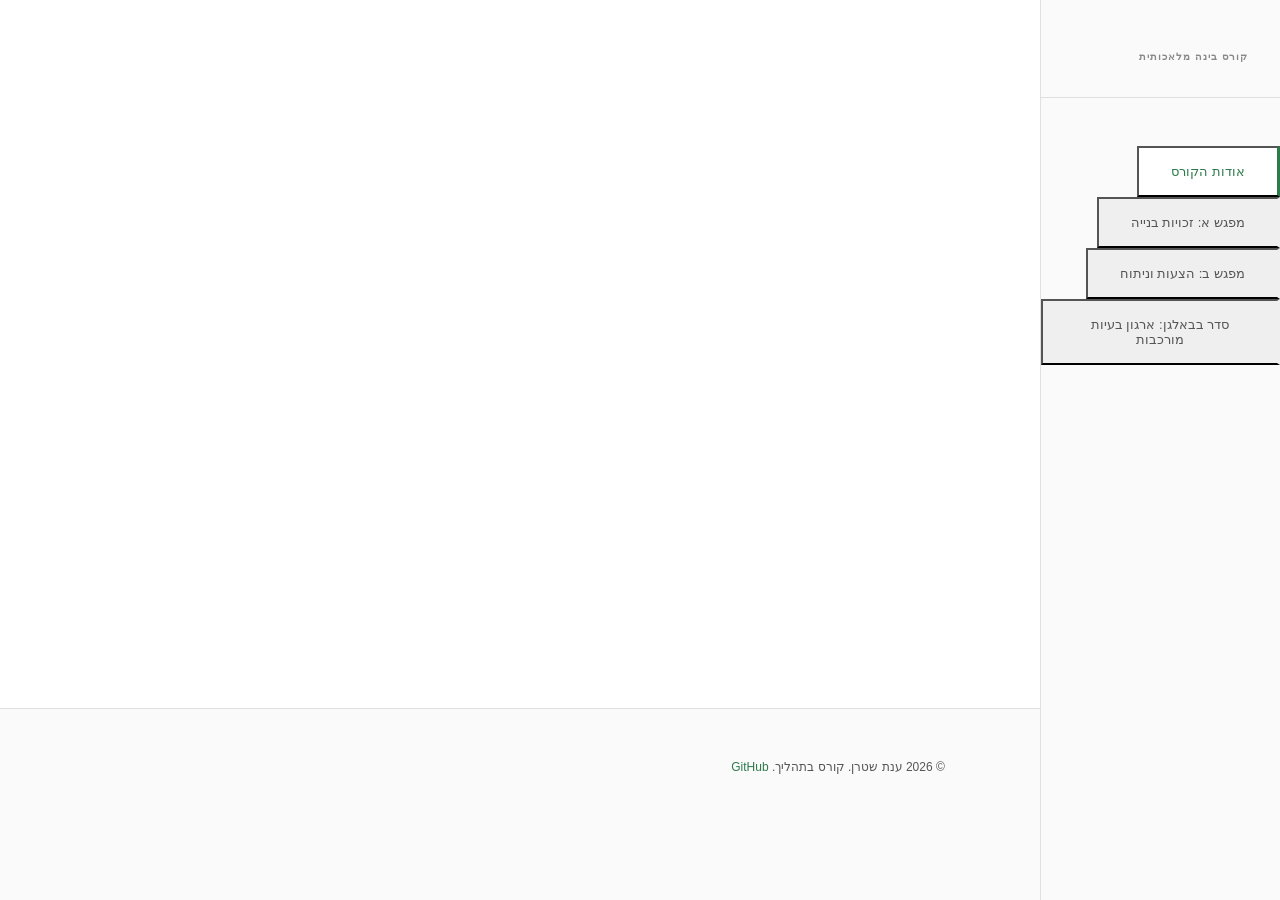
<file: public/index.html>
<!DOCTYPE html>
<html lang="he" dir="rtl">
<head>
  <meta charset="utf-8">
  <meta name="viewport" content="width=device-width, initial-scale=1">
  <meta name="description" content="קורס בינה מלאכותית לאדריכלים - אפליקציה אחודה להנחיית קורס">
  <title>קורס בינה מלאכותית לאדריכלים</title>

  <!-- Design System & Components -->
  <link rel="stylesheet" href="./design-system.css">
  <link rel="stylesheet" href="./components.css">

  <style>
    /* Inline critical styles for faster paint */
    body {
      margin: 0;
      padding: 0;
      font-family: -apple-system, BlinkMacSystemFont, "Segoe UI", Roboto, Helvetica, Arial, sans-serif;
      background: var(--bg);
      color: var(--fg);
    }

    .app {
      display: grid;
      grid-template-columns: 240px 1fr;
      min-height: 100vh;
    }

    @media (max-width: 768px) {
      .app {
        grid-template-columns: 1fr;
      }
    }
  </style>
</head>
<body>

<div class="app" id="app"></div>

<!-- Load main app logic -->
<script type="module" src="./index.js"></script>

</body>
</html>
</file>
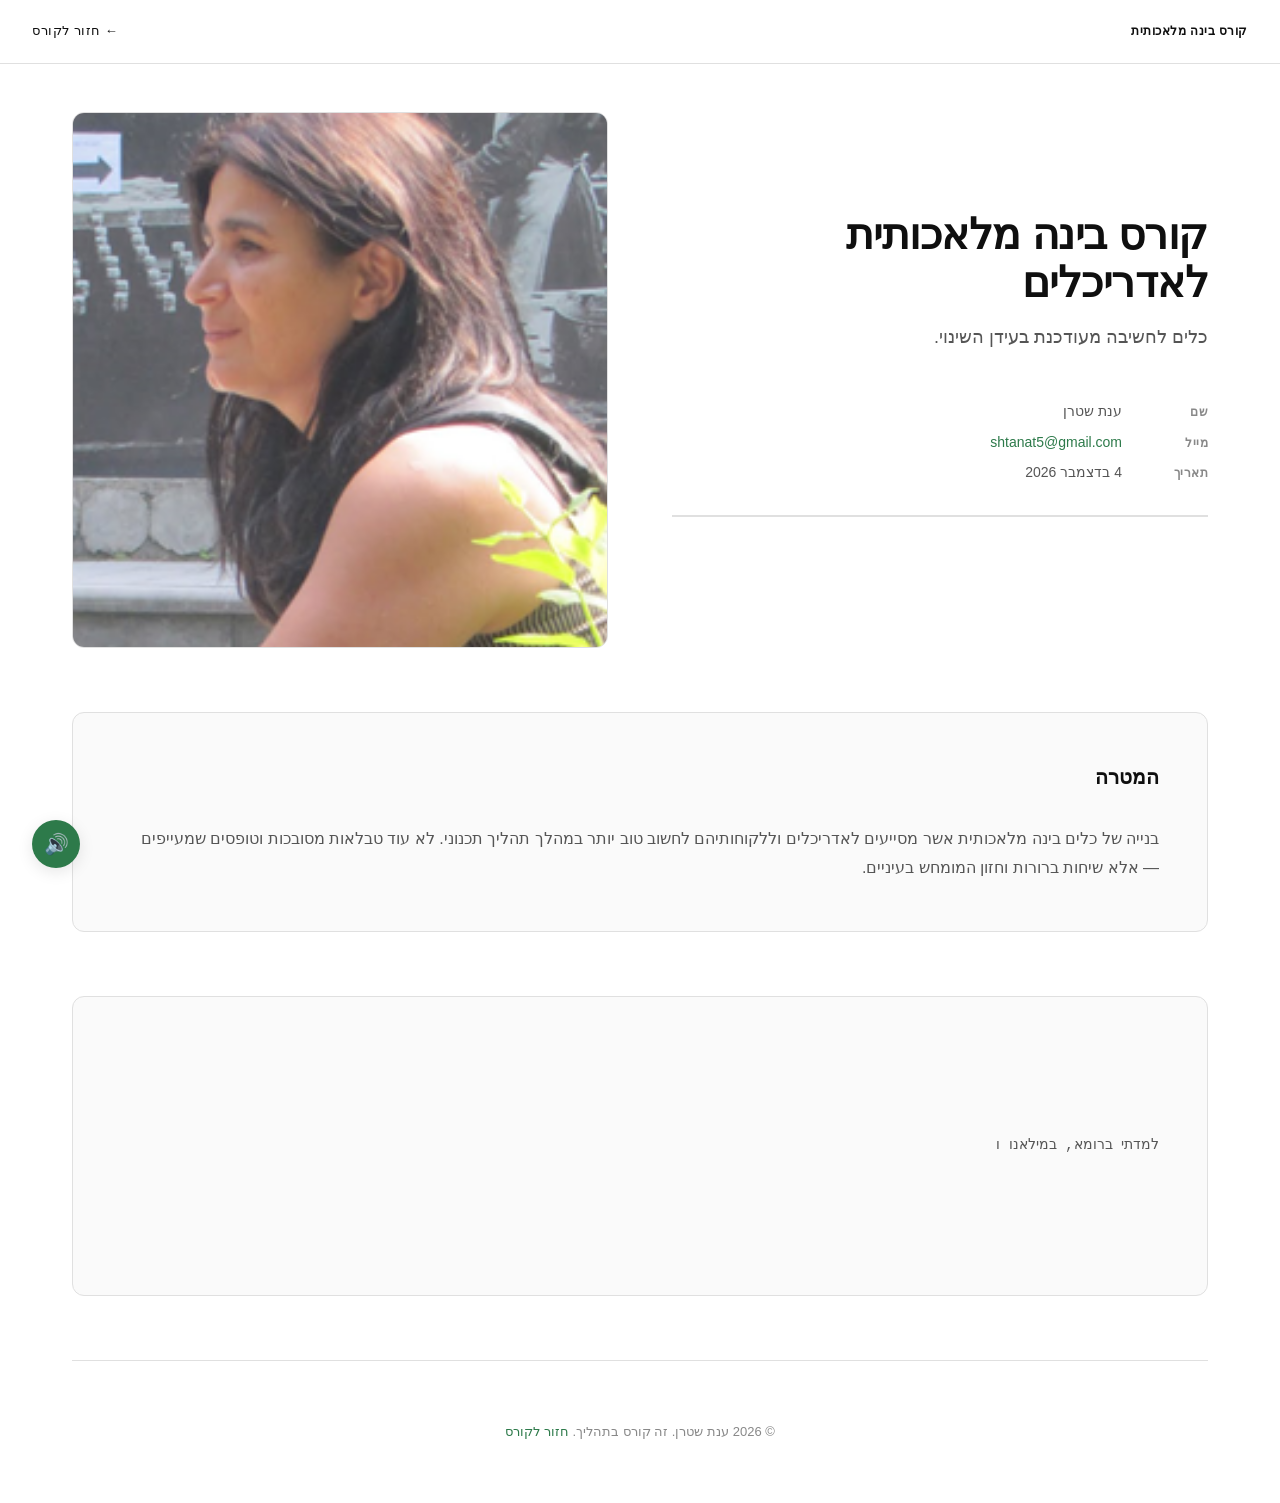
<file: public/about.html>
<!DOCTYPE html>
<html lang="he" dir="rtl">
<head>
<meta charset="utf-8">
<meta name="viewport" content="width=device-width, initial-scale=1">
<meta name="description" content="ענת שטרן — אדריכלית וקורסת בינה מלאכותית">
<title>ענת שטרן · קורס בינה מלאכותית לאדריכלים</title>
<style>
:root {
  /* צבעים: בסיס + תוכן */
  --bg: #ffffff;
  --bg-accent: #fafafa;
  --fg: #0f0f0f;
  --fg-secondary: #555555;
  --fg-tertiary: #888888;
  --edge: #e0e0e0;
  --accent-primary: #2d7a4a;
  --accent-secondary: #d4a017;
  --accent-tertiary: #b83a2e;

  /* טיפוגרפיה */
  --font-sans: -apple-system, BlinkMacSystemFont, "Segoe UI", Roboto, Helvetica, Arial, sans-serif;
  --font-mono: "Courier New", monospace;

  /* רווחים */
  --space-xs: 4px;
  --space-sm: 8px;
  --space-md: 12px;
  --space-lg: 16px;
  --space-xl: 24px;
  --space-2xl: 32px;
  --space-3xl: 48px;
  --space-4xl: 64px;

  color-scheme: light;
}

@media (prefers-color-scheme: dark) {
  :root:not([data-theme="light"]) {
    --bg: #0d0d0d;
    --bg-accent: #1a1a1a;
    --fg: #f5f5f5;
    --fg-secondary: #aaaaaa;
    --fg-tertiary: #777777;
    --edge: #2a2a2a;
    --accent-primary: #5ed47d;
    --accent-secondary: #e8b923;
    color-scheme: dark;
  }
}

:root[data-theme="dark"] {
  --bg: #0d0d0d;
  --bg-accent: #1a1a1a;
  --fg: #f5f5f5;
  --fg-secondary: #aaaaaa;
  --fg-tertiary: #777777;
  --edge: #2a2a2a;
  --accent-primary: #5ed47d;
  --accent-secondary: #e8b923;
  color-scheme: dark;
}

* { box-sizing: border-box }

html {
  direction: rtl;
  scroll-behavior: smooth;
}

body {
  margin: 0;
  padding: 0;
  font-family: var(--font-sans);
  color: var(--fg);
  background: var(--bg);
  line-height: 1.6;
  font-size: 16px;
  -webkit-font-smoothing: antialiased;
}

/* ניווט */
nav {
  position: fixed;
  top: 0;
  left: 0;
  right: 0;
  height: 64px;
  background: rgba(255, 255, 255, 0.95);
  backdrop-filter: blur(10px);
  border-bottom: 1px solid var(--edge);
  display: flex;
  align-items: center;
  justify-content: space-between;
  padding: 0 var(--space-2xl);
  z-index: 1000;
}

@media (prefers-color-scheme: dark) {
  nav:not([data-theme="light"]) {
    background: rgba(13, 13, 13, 0.95);
  }
}

nav a {
  text-decoration: none;
  color: var(--fg);
  font-size: 13px;
  font-weight: 500;
  letter-spacing: 0.5px;
  text-transform: uppercase;
  transition: color 0.3s cubic-bezier(0.16, 1, 0.3, 1);
}

nav a:hover {
  color: var(--accent-primary);
}

/* Container */
.container {
  max-width: 1200px;
  margin: 0 auto;
  padding: var(--space-3xl) var(--space-2xl);
  padding-top: calc(64px + var(--space-3xl));
}

/* Header */
header {
  display: grid;
  grid-template-columns: minmax(300px, 1fr) minmax(300px, 1fr);
  gap: var(--space-4xl);
  align-items: center;
  margin-bottom: var(--space-4xl);
}

header h1 {
  font-size: clamp(28px, 6vw, 42px);
  font-weight: 800;
  line-height: 1.15;
  margin: 0 0 var(--space-lg);
  letter-spacing: -0.5px;
}

header .subtitle {
  font-size: 18px;
  font-weight: 400;
  color: var(--fg-secondary);
  margin: 0 0 var(--space-3xl);
  line-height: 1.6;
}

.meta-info {
  display: flex;
  flex-direction: column;
  gap: var(--space-sm);
  padding-bottom: var(--space-2xl);
  border-bottom: 2px solid var(--edge);
  margin-bottom: var(--space-2xl);
}

.meta-row {
  display: grid;
  grid-template-columns: 70px 1fr;
  gap: var(--space-lg);
  align-items: baseline;
}

.meta-label {
  font-size: 12px;
  font-weight: 700;
  letter-spacing: 0.5px;
  text-transform: uppercase;
  color: var(--fg-tertiary);
}

.meta-value {
  font-size: 14px;
  font-weight: 500;
  color: var(--fg-secondary);
}

.meta-value a {
  color: var(--accent-primary);
  text-decoration: none;
  transition: opacity 0.2s;
}

.meta-value a:hover {
  opacity: 0.8;
}

/* תמונה */
.photo-wrapper {
  position: relative;
  aspect-ratio: 1;
  border-radius: 12px;
  overflow: hidden;
  border: 1px solid var(--edge);
  background: var(--bg-accent);
}

.photo {
  width: 100%;
  height: 100%;
  object-fit: cover;
  display: block;
}

/* סקציות */
section {
  margin-bottom: var(--space-4xl);
}

.vision-box {
  background: var(--bg-accent);
  padding: var(--space-3xl);
  border-radius: 12px;
  border: 1px solid var(--edge);
}

.vision-box h2 {
  font-size: 20px;
  font-weight: 700;
  margin: 0 0 var(--space-2xl);
  color: var(--fg);
}

.vision-box p {
  font-size: 16px;
  line-height: 1.8;
  color: var(--fg-secondary);
  margin: 0;
}

/* Manifesto */
.manifesto {
  background: var(--bg-accent);
  padding: var(--space-3xl);
  border-radius: 12px;
  border: 1px solid var(--edge);
  font-family: var(--font-mono);
  font-size: 13px;
  line-height: 1.8;
  color: var(--fg-secondary);
  min-height: 300px;
  display: flex;
  align-items: center;
}

.manifesto-text {
  white-space: pre-wrap;
  word-wrap: break-word;
  font-size: 14px;
  line-height: 1.9;
}

.cursor {
  display: inline-block;
  width: 2px;
  height: 1em;
  background: var(--fg-secondary);
  margin-left: 2px;
  animation: blink 0.8s infinite;
  vertical-align: text-bottom;
}

@keyframes blink {
  0%, 49% { opacity: 1 }
  50%, 100% { opacity: 0 }
}

/* Sound toggle */
.sound-control {
  position: fixed;
  bottom: var(--space-2xl);
  left: var(--space-2xl);
  width: 48px;
  height: 48px;
  border-radius: 50%;
  background: var(--accent-primary);
  color: white;
  border: none;
  cursor: pointer;
  font-size: 20px;
  display: flex;
  align-items: center;
  justify-content: center;
  transition: all 0.3s cubic-bezier(0.16, 1, 0.3, 1);
  box-shadow: 0 4px 16px rgba(0, 0, 0, 0.1);
  z-index: 100;
}

.sound-control:hover {
  transform: scale(1.1);
  box-shadow: 0 6px 24px rgba(0, 0, 0, 0.15);
}

.sound-control:active {
  transform: scale(0.95);
}

/* Footer */
footer {
  margin-top: var(--space-4xl);
  padding-top: var(--space-3xl);
  border-top: 1px solid var(--edge);
  text-align: center;
  color: var(--fg-tertiary);
  font-size: 13px;
}

footer a {
  color: var(--accent-primary);
  text-decoration: none;
  transition: opacity 0.2s;
}

footer a:hover {
  opacity: 0.8;
}

/* Responsive */
@media (max-width: 768px) {
  nav {
    height: 56px;
    padding: 0 var(--space-lg);
  }

  .container {
    padding: var(--space-2xl) var(--space-lg);
    padding-top: calc(56px + var(--space-2xl));
  }

  header {
    grid-template-columns: 1fr;
    gap: var(--space-2xl);
  }

  header h1 {
    font-size: 32px;
  }

  .vision-box,
  .manifesto {
    padding: var(--space-2xl);
  }

  .sound-control {
    bottom: var(--space-lg);
    left: var(--space-lg);
    width: 44px;
    height: 44px;
    font-size: 18px;
  }
}

@media (prefers-reduced-motion: reduce) {
  * {
    animation-duration: 0.01ms !important;
    animation-iteration-count: 1 !important;
  }
}
</style>
</head>
<body>

<nav>
  <div style="font-size: 12px; font-weight: 700; letter-spacing: 0.5px; text-transform: uppercase;">קורס בינה מלאכותית</div>
  <a href="guide.html">← חזור לקורס</a>
</nav>

<div class="container">

<header>
  <div>
    <h1>קורס בינה מלאכותית לאדריכלים</h1>
    <p class="subtitle">כלים לחשיבה מעודכנת בעידן השינוי.</p>

    <div class="meta-info">
      <div class="meta-row">
        <span class="meta-label">שם</span>
        <span class="meta-value">ענת שטרן</span>
      </div>
      <div class="meta-row">
        <span class="meta-label">מייל</span>
        <span class="meta-value"><a href="mailto:shtanat5@gmail.com">shtanat5@gmail.com</a></span>
      </div>
      <div class="meta-row">
        <span class="meta-label">תאריך</span>
        <span class="meta-value" id="date"></span>
      </div>
    </div>
  </div>

  <div class="photo-wrapper">
    <img src="author.png" alt="ענת שטרן" class="photo">
  </div>
</header>

<section>
  <div class="vision-box">
    <h2>המטרה</h2>
    <p>בנייה של כלים בינה מלאכותית אשר מסייעים לאדריכלים וללקוחותיהם לחשוב טוב יותר במהלך תהליך תכנוני. לא עוד טבלאות מסובכות וטופסים שמעייפים — אלא שיחות ברורות וחזון המומחש בעיניים.</p>
  </div>
</section>

<section>
  <div class="manifesto">
    <div class="manifesto-text" id="manifesto"></div>
  </div>
</section>

<footer>
  <p>© 2026 ענת שטרן. זה קורס בתהליך. <a href="guide.html">חזור לקורס</a></p>
</footer>

</div>

<button class="sound-control" id="soundToggle" title="הפעל/בטל קול" aria-label="הפעל או בטל קול">🔊</button>

<script>
// תאריך
const today = new Date();
const dateStr = new Intl.DateTimeFormat('he-IL', {
  year: 'numeric',
  month: 'long',
  day: 'numeric'
}).format(today);
document.getElementById('date').textContent = dateStr;

// טקסט המניפסטו
const manifestoText = `למדתי ברומא, במילאנו ובוונציה,
ועדיין אני מגלה את אשדוד מחדש בכל יום
בתור אדריכלית העיר שלה.

הקולנוע וההדרכה בטיולים לימדו אותי
שגם אדריכל וגם מדריך מבלים את חייהם
בהסבר למישהו איפה הוא נמצא,
ואני עדיין לא בטוחה אם זה מחמיא או מביך.

אז אני בונה כלים לקורס הזה בבינה מלאכותית,
כי מי שכבר מטפל בתוכניות
לא צריך עוד תוכנית, אלא כלי שעובד.`;

// Typewriter + Speech
let charIndex = 0;
let soundEnabled = true;
const synth = window.speechSynthesis;
let currentUtterance = null;

const manifestoEl = document.getElementById('manifesto');
const soundBtn = document.getElementById('soundToggle');

function typeChar() {
  if (charIndex < manifestoText.length) {
    manifestoEl.textContent = manifestoText.substring(0, charIndex + 1);
    charIndex++;

    // Speak character
    if (soundEnabled && /[א-ת]/.test(manifestoText[charIndex - 1])) {
      const char = manifestoText[charIndex - 1];
      if (char !== '\n' && char !== ' ') {
        // Play typing sound
        playTypeSound();
      }
    }

    setTimeout(typeChar, manifestoText[charIndex] === '\n' ? 50 : 40);
  } else {
    // Done typing
    if (soundEnabled) {
      speak(manifestoText);
    }
  }
}

function playTypeSound() {
  // Web Audio API typing sound
  const audioContext = new (window.AudioContext || window.webkitAudioContext)();
  const now = audioContext.currentTime;

  const osc = audioContext.createOscillator();
  const gain = audioContext.createGain();

  osc.connect(gain);
  gain.connect(audioContext.destination);

  osc.frequency.setValueAtTime(Math.random() * 3000 + 2000, now);
  gain.gain.setValueAtTime(0.1, now);
  gain.gain.exponentialRampToValueAtTime(0.01, now + 0.05);

  osc.start(now);
  osc.stop(now + 0.05);
}

function speak(text) {
  if (!soundEnabled) return;

  synth.cancel();

  currentUtterance = new SpeechSynthesisUtterance(text);
  currentUtterance.lang = 'he-IL';
  currentUtterance.rate = 0.9;
  currentUtterance.pitch = 1;
  currentUtterance.volume = 0.8;

  synth.speak(currentUtterance);
}

// Sound toggle
soundBtn.addEventListener('click', () => {
  soundEnabled = !soundEnabled;
  soundBtn.textContent = soundEnabled ? '🔊' : '🔇';

  if (!soundEnabled) {
    synth.cancel();
  }
});

// Start animation on load
window.addEventListener('load', () => {
  setTimeout(typeChar, 300);
});

// Keyboard navigation
document.addEventListener('keydown', (e) => {
  if (e.key === 'Escape') {
    window.location.href = 'guide.html';
  }
});
</script>

</body>
</html>
</file>
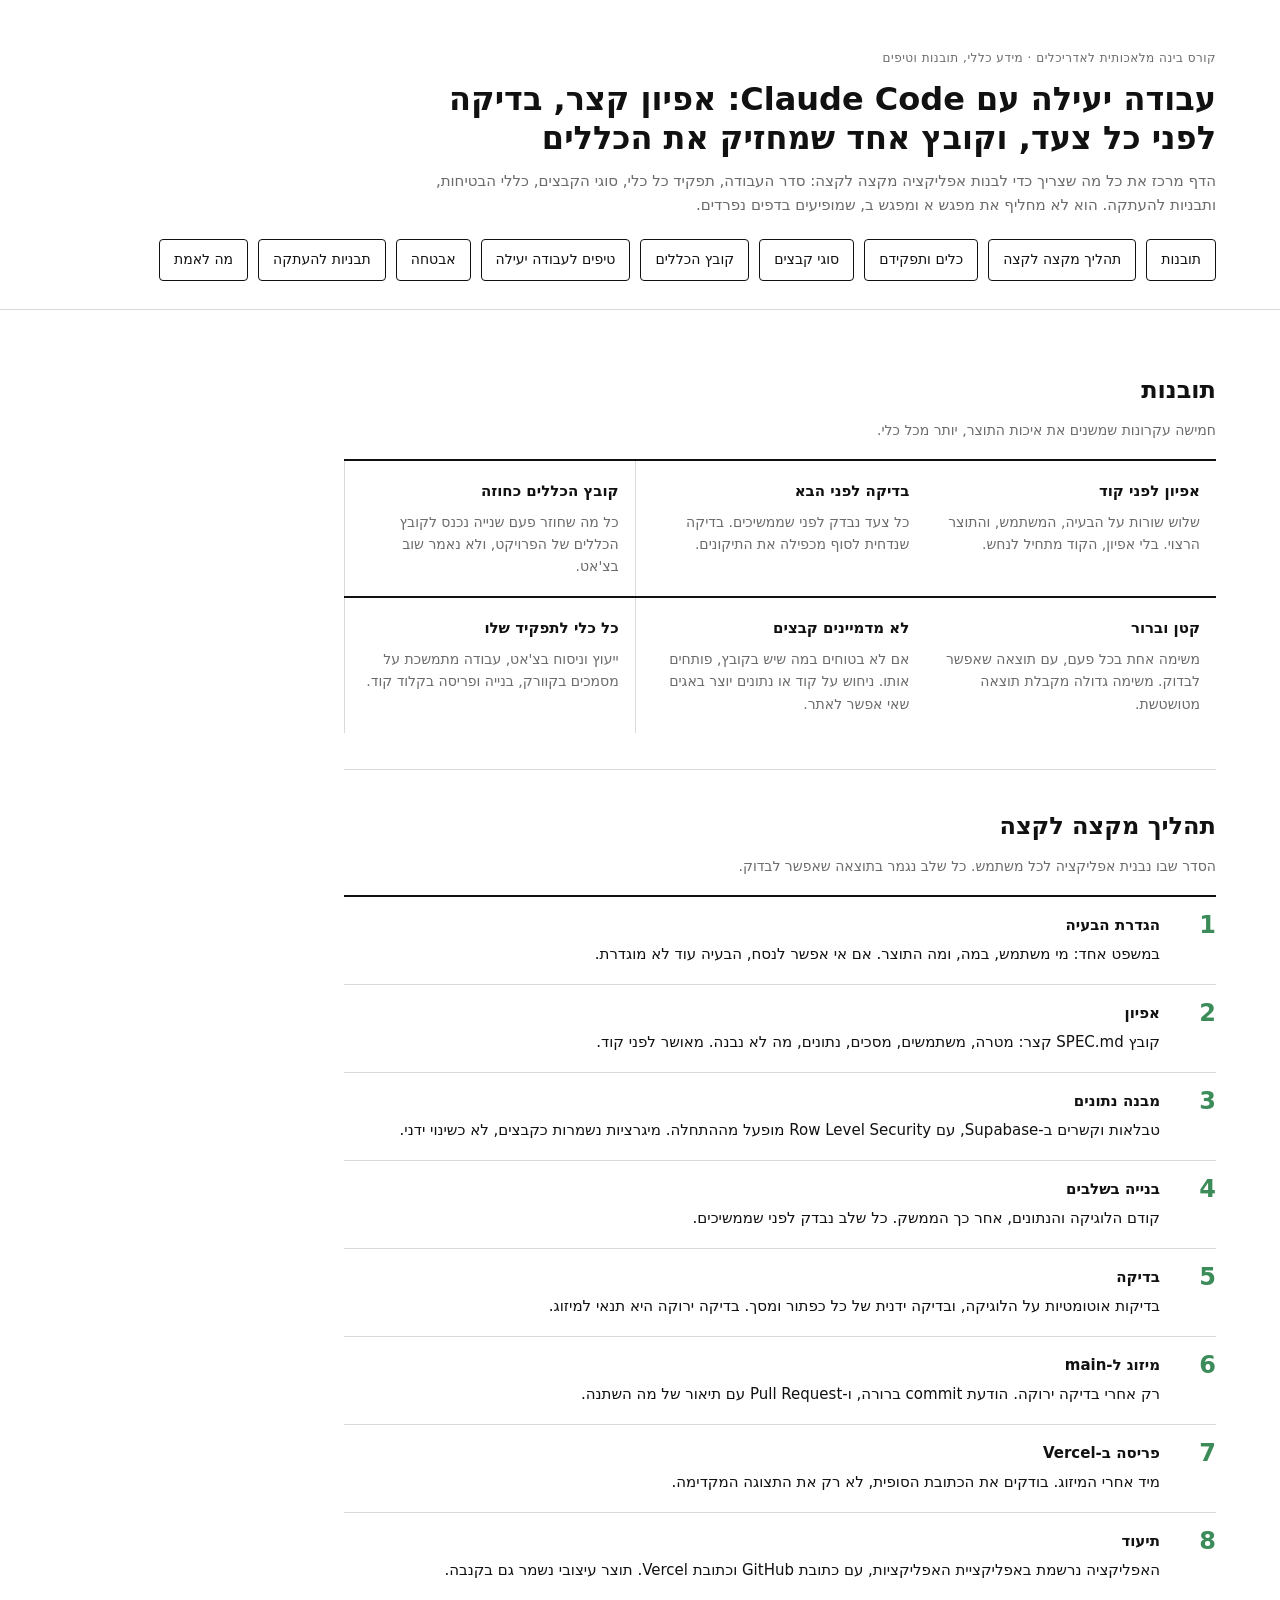
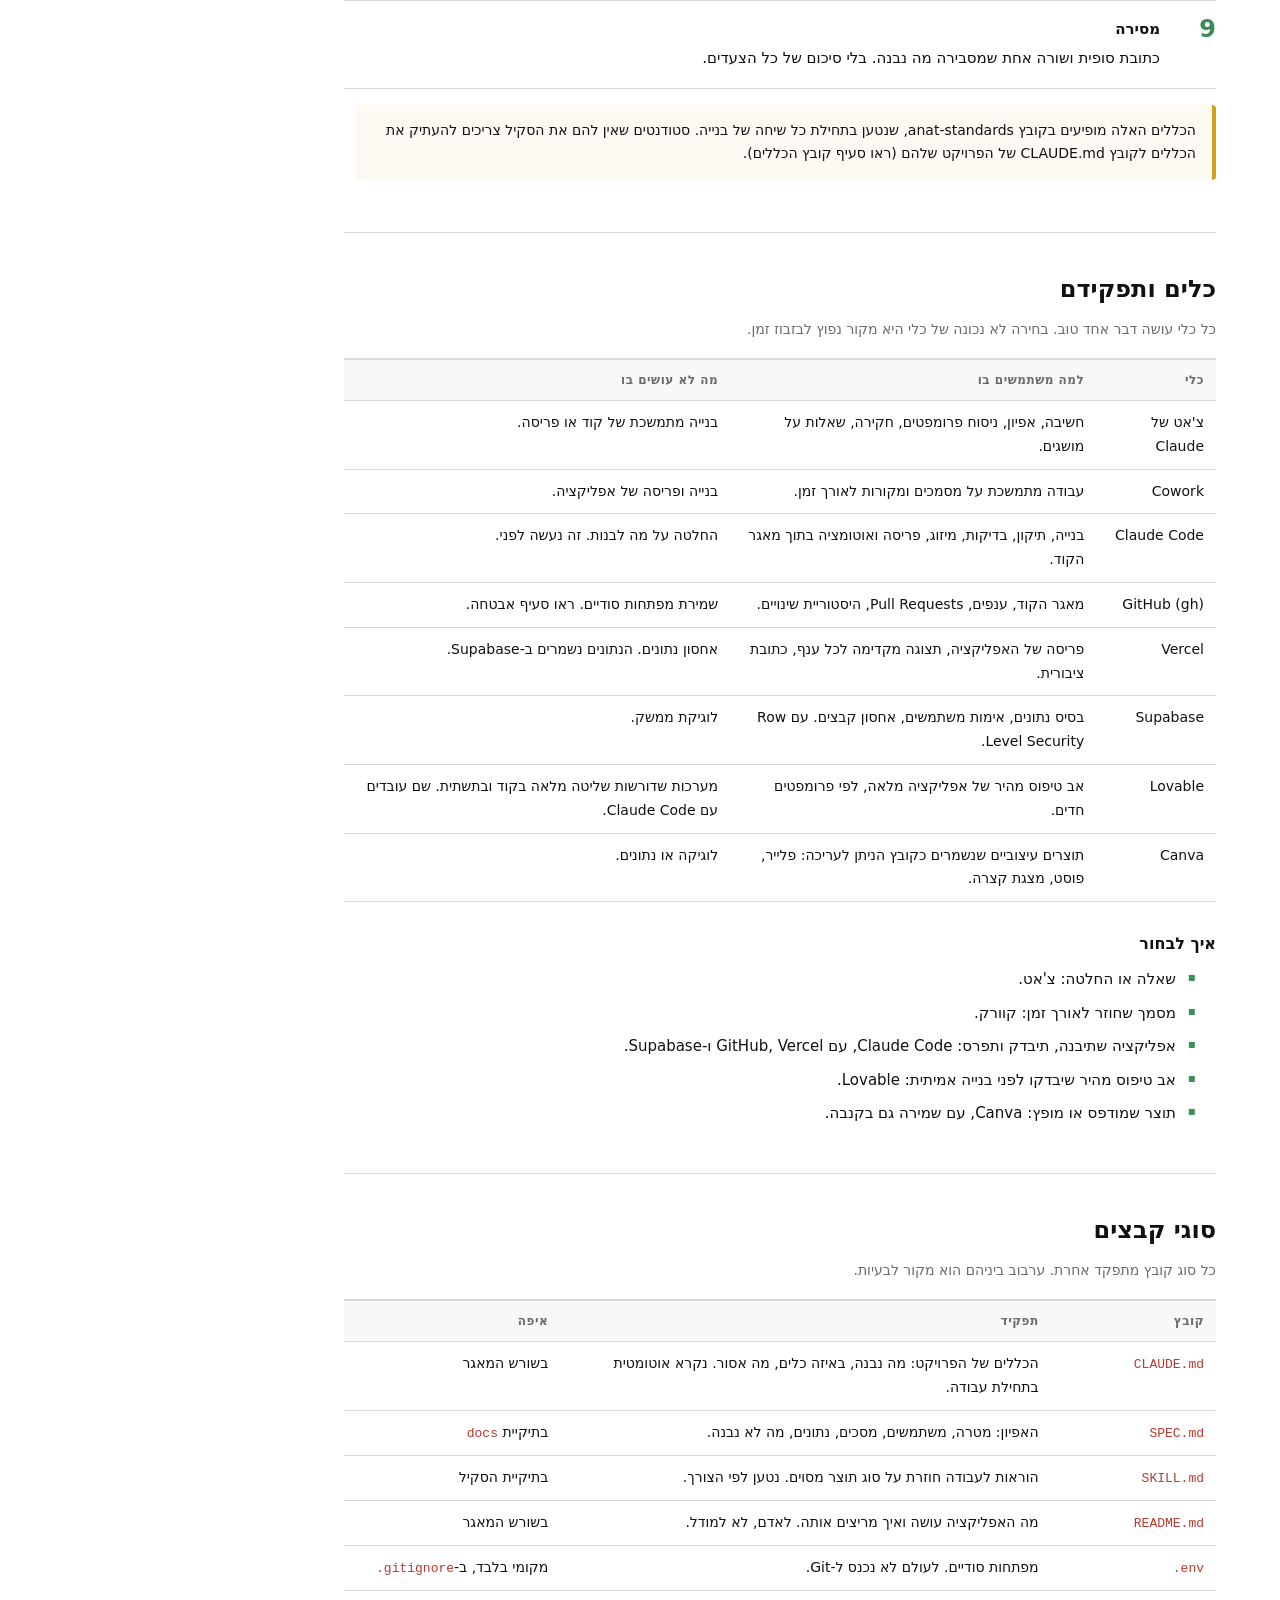
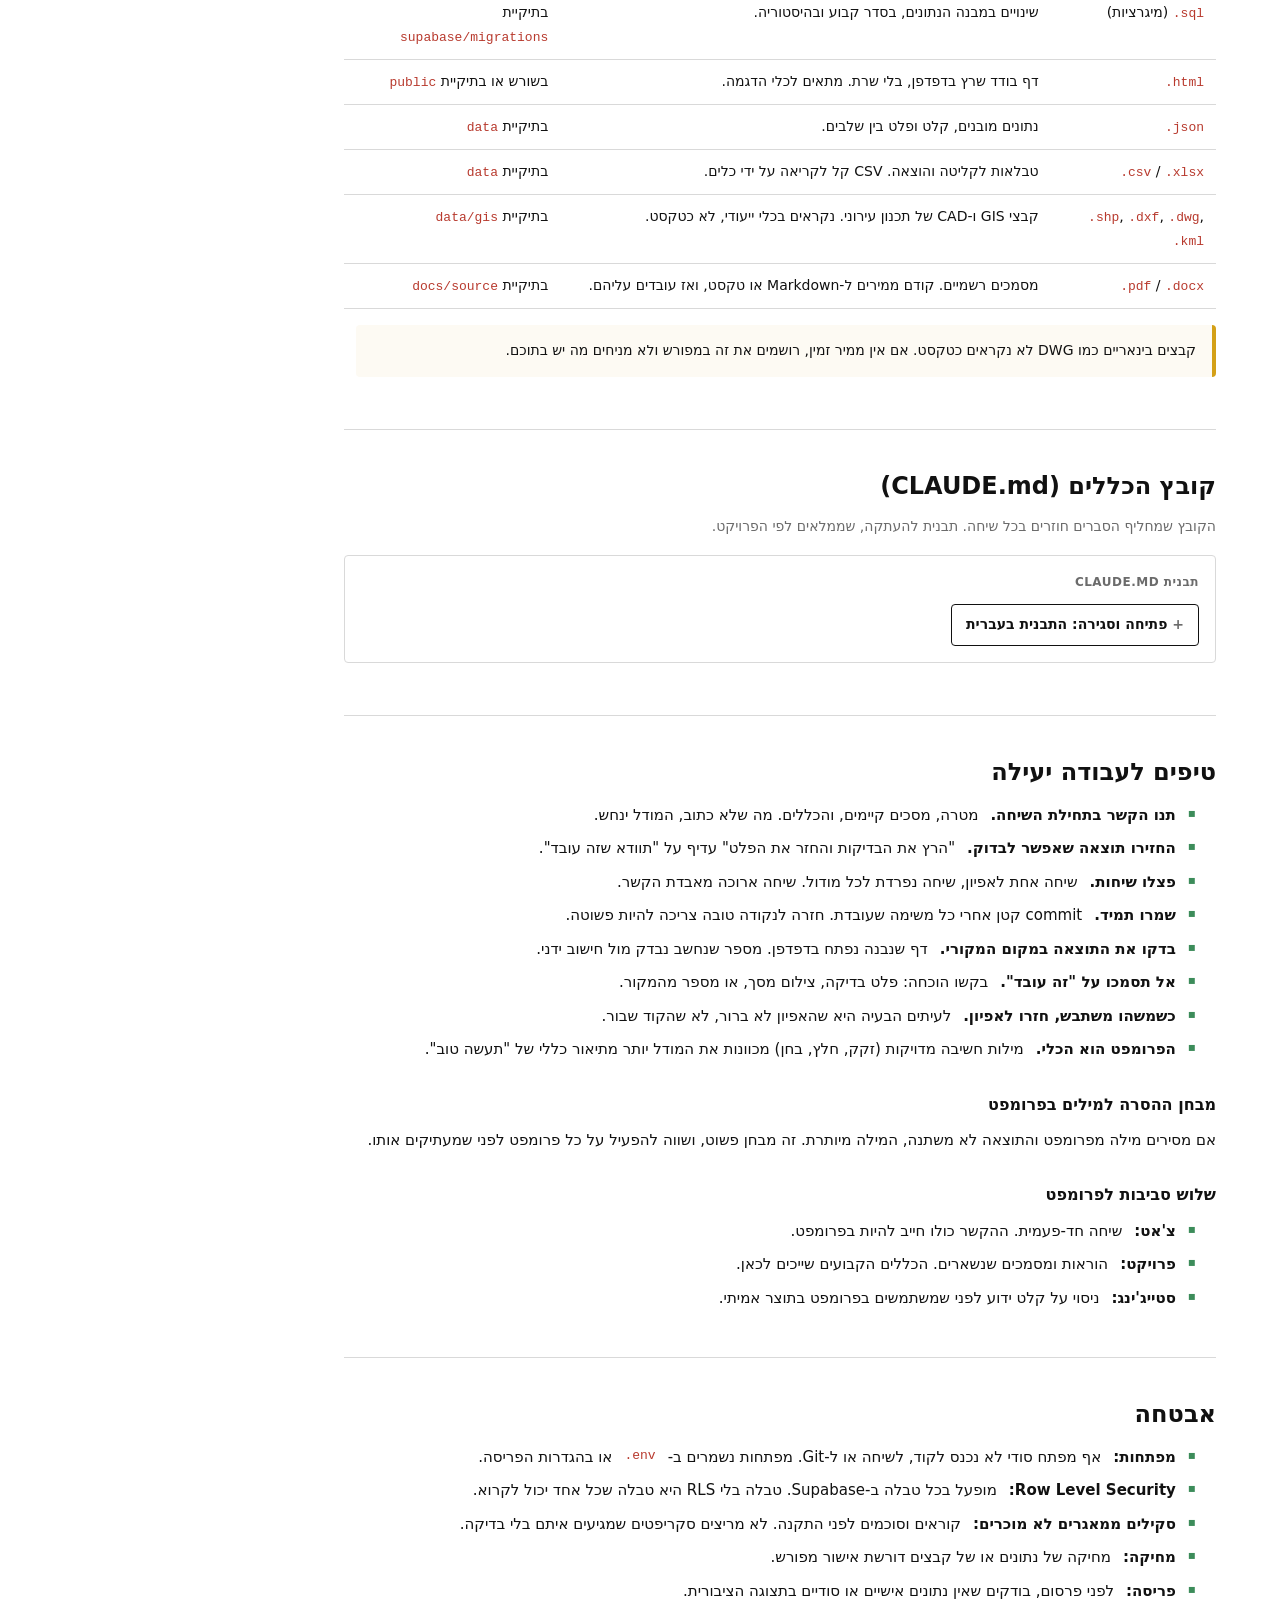
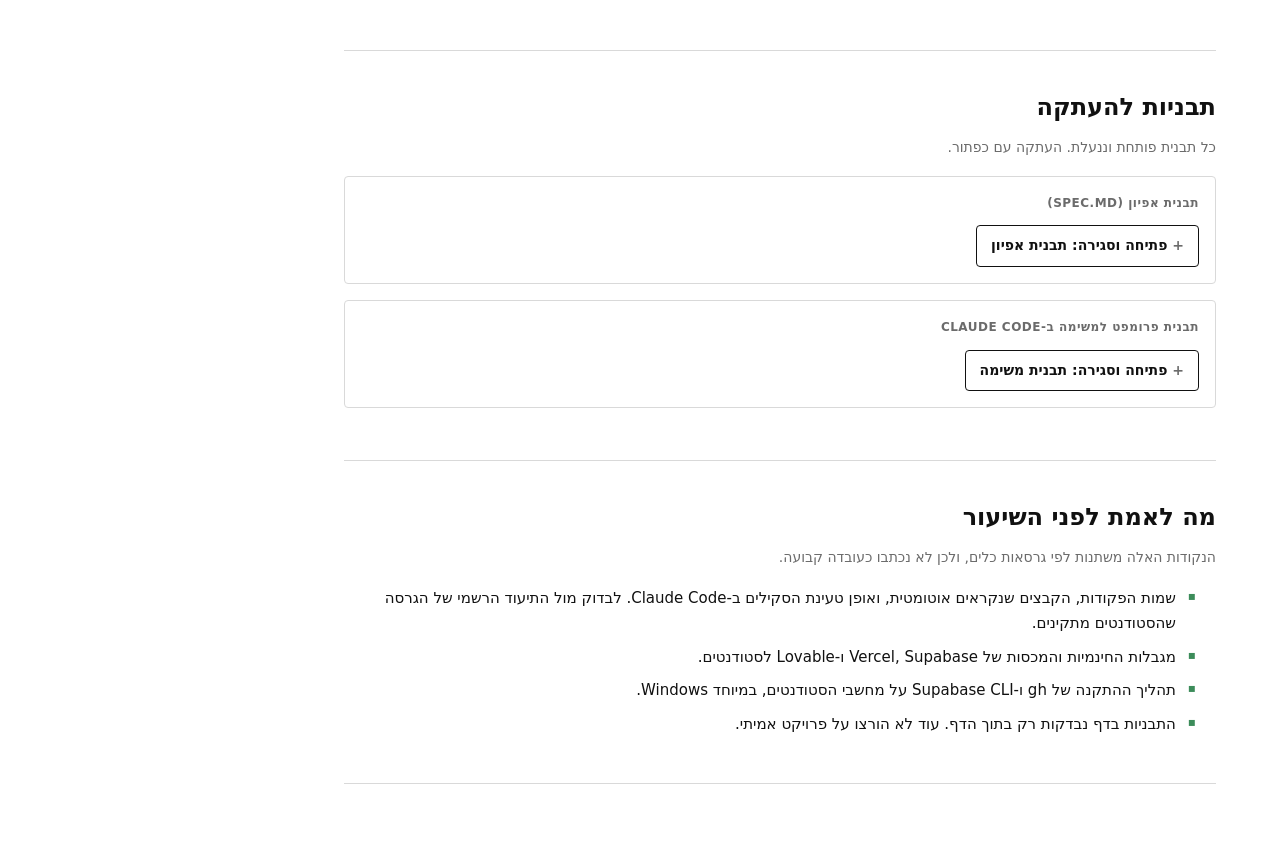
<file: public/ai-course-general-guide.html>
<!DOCTYPE html>
<html lang="he" dir="rtl">
<head>
<meta charset="utf-8">
<meta name="viewport" content="width=device-width, initial-scale=1">
<title>קורס בינה מלאכותית לאדריכלים · מידע כללי, תובנות וטיפים</title>
<style>
:root{
  --ink: #111111;
  --fg-light: #6b6b6b;
  --edge: #d9d9d9;
  --surface: #f8f8f8;
  --ok: #3c8c5a;
  --warn: #d4a017;
  --error: #b83a2e;
  --bg: #ffffff;
  color-scheme: light;
}

@media (prefers-color-scheme: dark) {
  :root:not([data-theme="light"]) {
    --ink: #f5f5f5;
    --fg-light: #a0a0a0;
    --edge: #2a2a2a;
    --surface: #1a1a1a;
    --ok: #5cb584;
    --warn: #e8c547;
    --error: #e57373;
    --bg: #0a0a0a;
    color-scheme: dark;
  }
}

:root[data-theme="dark"] {
  --ink: #f5f5f5;
  --fg-light: #a0a0a0;
  --edge: #2a2a2a;
  --surface: #1a1a1a;
  --ok: #5cb584;
  --warn: #e8c547;
  --error: #e57373;
  --bg: #0a0a0a;
  color-scheme: dark;
}

*{box-sizing:border-box}
html{direction:rtl}
body{margin:0;font-family:system-ui,"Segoe UI",Arial,sans-serif;color:var(--ink);background:var(--bg);line-height:1.7;font-size:15px}
header{padding:48px 64px 28px;border-bottom:1px solid var(--edge)}
.kicker{color:var(--fg-light);font-size:12px;font-weight:500;letter-spacing:0.5px;text-transform:uppercase}
h1{font-size:32px;margin:12px 0 12px;font-weight:700;line-height:1.2;text-wrap:balance;max-width:900px}
.lead{margin:0;color:var(--fg-light);max-width:820px;line-height:1.6}
nav.toc{display:flex;gap:10px;flex-wrap:wrap;margin-top:22px}
nav.toc a{border:1px solid var(--ink);padding:8px 14px;color:var(--ink);text-decoration:none;font-size:14px;font-weight:500;transition:all 0.2s;border-radius:4px}
nav.toc a:hover{background:var(--ink);color:var(--bg)}
main{padding:24px 64px 80px;max-width:1000px}
section{padding:36px 0;border-bottom:1px solid var(--edge)}
h2{font-size:24px;margin:0 0 8px;font-weight:700;color:var(--ink)}
h3{font-size:16px;margin:28px 0 8px;font-weight:700;color:var(--ink)}
p{margin:10px 0;max-width:860px;color:var(--ink)}
.sub{color:var(--fg-light);font-size:14px;margin:0 0 16px;font-weight:500}
.note{font-size:13px;color:var(--fg-light)}
table{width:100%;border-collapse:collapse;font-size:14px;margin:16px 0;border-top:2px solid var(--edge);border-bottom:1px solid var(--edge)}
th,td{text-align:right;padding:10px 12px;border-bottom:1px solid var(--edge);vertical-align:top}
th{font-size:12px;color:var(--fg-light);font-weight:600;background:var(--surface);text-transform:uppercase;letter-spacing:0.5px}
tr:hover td{background:var(--surface)}
ul.plain{padding-right:20px;margin:10px 0;list-style:none}
ul.plain li{margin:8px 0;color:var(--ink);display:flex;gap:12px}
ul.plain li::before{content:"▪";color:var(--ok);flex-shrink:0;font-size:12px}
.steps{counter-reset:s;border-top:2px solid var(--ink)}
.steps>div{padding:16px 0 16px 0;border-bottom:1px solid var(--edge);display:grid;grid-template-columns:44px 1fr;gap:12px}
.steps>div:before{counter-increment:s;content:counter(s);font-size:24px;font-weight:700;color:var(--ok);line-height:1}
.steps b{display:block;color:var(--ink);font-weight:600;margin-bottom:4px}
.grid3{display:grid;grid-template-columns:repeat(3,1fr);border-top:2px solid var(--ink);gap:0}
.grid3>div{padding:18px 16px;border-left:1px solid var(--edge);background:var(--bg)}
.grid3>div:first-child{border-left:none}
.grid3>div:hover{background:var(--surface)}
.grid3 b{display:block;margin-bottom:8px;color:var(--ink);font-weight:600;font-size:15px}
.grid3 div{color:var(--fg-light);font-size:14px;line-height:1.6}
.warn{border-right:4px solid var(--warn);background:color-mix(in srgb,var(--warn) 5%,transparent);padding:14px 16px;margin:16px 0;max-width:860px;font-size:14px;border-radius:4px}
.block{margin:16px 0;border:1px solid var(--edge);padding:16px;max-width:900px;border-radius:4px;background:var(--bg)}
.block>.lbl{font-size:12px;color:var(--fg-light);margin-bottom:6px;font-weight:600;text-transform:uppercase;letter-spacing:0.5px}
.btn{background:var(--ink);color:var(--bg);border:none;padding:10px 16px;font:inherit;cursor:pointer;font-size:13px;border-radius:4px;font-weight:600;transition:all 0.2s}
.btn:hover{background:var(--ok);color:#fff}
.toast{font-size:12px;color:var(--ok);margin-right:8px}
.toggle{cursor:pointer;display:inline-block;border:1px solid var(--ink);padding:8px 14px;font-size:14px;list-style:none;font-weight:600;border-radius:4px;transition:all 0.2s;background:var(--bg)}
.toggle::-webkit-details-marker{display:none}
.toggle:before{content:"+ ";color:var(--fg-light)}
details[open]>.toggle:before{content:"- "}
details[open]>.toggle{background:var(--ink);color:var(--bg)}
details.pr{margin-top:12px}
details.pr .body{margin-top:12px;color:var(--fg-light)}
pre{background:var(--surface);padding:16px;white-space:pre-wrap;word-wrap:break-word;font-family:Consolas,monospace;font-size:13px;line-height:1.7;margin:12px 0 0;border-right:4px solid var(--ink);border-radius:4px;overflow-x:auto}
pre.ltr{direction:ltr;text-align:left}
code{font-family:Consolas,monospace;font-size:13px;direction:ltr;unicode-bidi:embed;color:var(--error)}
@media (max-width:860px){header,main{padding-left:20px;padding-right:20px}.grid3{grid-template-columns:1fr}.grid3>div{border-left:none;border-bottom:1px solid var(--edge)}}
@media (prefers-reduced-motion:reduce){.toggle{transition:none}}
</style>
</head>
<body>

<header>
  <div class="kicker">קורס בינה מלאכותית לאדריכלים · מידע כללי, תובנות וטיפים</div>
  <h1>עבודה יעילה עם Claude Code: אפיון קצר, בדיקה לפני כל צעד, וקובץ אחד שמחזיק את הכללים</h1>
  <p class="lead">הדף מרכז את כל מה שצריך כדי לבנות אפליקציה מקצה לקצה: סדר העבודה, תפקיד כל כלי, סוגי הקבצים, כללי הבטיחות, ותבניות להעתקה. הוא לא מחליף את מפגש א ומפגש ב, שמופיעים בדפים נפרדים.</p>
  <nav class="toc">
    <a href="#principles">תובנות</a>
    <a href="#flow">תהליך מקצה לקצה</a>
    <a href="#tools">כלים ותפקידם</a>
    <a href="#files">סוגי קבצים</a>
    <a href="#claudemd">קובץ הכללים</a>
    <a href="#tips">טיפים לעבודה יעילה</a>
    <a href="#safety">אבטחה</a>
    <a href="#templates">תבניות להעתקה</a>
    <a href="#open">מה לאמת</a>
  </nav>
</header>

<main>

<section id="principles">
  <h2>תובנות</h2>
  <p class="sub">חמישה עקרונות שמשנים את איכות התוצר, יותר מכל כלי.</p>
  <div class="grid3">
    <div><b>אפיון לפני קוד</b>שלוש שורות על הבעיה, המשתמש, והתוצר הרצוי. בלי אפיון, הקוד מתחיל לנחש.</div>
    <div><b>בדיקה לפני הבא</b>כל צעד נבדק לפני שממשיכים. בדיקה שנדחית לסוף מכפילה את התיקונים.</div>
    <div><b>קובץ הכללים כחוזה</b>כל מה שחוזר פעם שנייה נכנס לקובץ הכללים של הפרויקט, ולא נאמר שוב בצ'אט.</div>
  </div>
  <div class="grid3">
    <div><b>קטן וברור</b>משימה אחת בכל פעם, עם תוצאה שאפשר לבדוק. משימה גדולה מקבלת תוצאה מטושטשת.</div>
    <div><b>לא מדמיינים קבצים</b>אם לא בטוחים במה שיש בקובץ, פותחים אותו. ניחוש על קוד או נתונים יוצר באגים שאי אפשר לאתר.</div>
    <div><b>כל כלי לתפקיד שלו</b>ייעוץ וניסוח בצ'אט, עבודה מתמשכת על מסמכים בקוורק, בנייה ופריסה בקלוד קוד.</div>
  </div>
</section>

<section id="flow">
  <h2>תהליך מקצה לקצה</h2>
  <p class="sub">הסדר שבו נבנית אפליקציה לכל משתמש. כל שלב נגמר בתוצאה שאפשר לבדוק.</p>
  <div class="steps">
    <div><div><b>הגדרת הבעיה</b>במשפט אחד: מי משתמש, במה, ומה התוצר. אם אי אפשר לנסח, הבעיה עוד לא מוגדרת.</div></div>
    <div><div><b>אפיון</b>קובץ SPEC.md קצר: מטרה, משתמשים, מסכים, נתונים, מה לא נבנה. מאושר לפני קוד.</div></div>
    <div><div><b>מבנה נתונים</b>טבלאות וקשרים ב-Supabase, עם Row Level Security מופעל מההתחלה. מיגרציות נשמרות כקבצים, לא כשינוי ידני.</div></div>
    <div><div><b>בנייה בשלבים</b>קודם הלוגיקה והנתונים, אחר כך הממשק. כל שלב נבדק לפני שממשיכים.</div></div>
    <div><div><b>בדיקה</b>בדיקות אוטומטיות על הלוגיקה, ובדיקה ידנית של כל כפתור ומסך. בדיקה ירוקה היא תנאי למיזוג.</div></div>
    <div><div><b>מיזוג ל-main</b>רק אחרי בדיקה ירוקה. הודעת commit ברורה, ו-Pull Request עם תיאור של מה השתנה.</div></div>
    <div><div><b>פריסה ב-Vercel</b>מיד אחרי המיזוג. בודקים את הכתובת הסופית, לא רק את התצוגה המקדימה.</div></div>
    <div><div><b>תיעוד</b>האפליקציה נרשמת באפליקציית האפליקציות, עם כתובת GitHub וכתובת Vercel. תוצר עיצובי נשמר גם בקנבה.</div></div>
    <div><div><b>מסירה</b>כתובת סופית ושורה אחת שמסבירה מה נבנה. בלי סיכום של כל הצעדים.</div></div>
  </div>
  <div class="warn">הכללים האלה מופיעים בקובץ anat-standards, שנטען בתחילת כל שיחה של בנייה. סטודנטים שאין להם את הסקיל צריכים להעתיק את הכללים לקובץ CLAUDE.md של הפרויקט שלהם (ראו סעיף קובץ הכללים).</div>
</section>

<section id="tools">
  <h2>כלים ותפקידם</h2>
  <p class="sub">כל כלי עושה דבר אחד טוב. בחירה לא נכונה של כלי היא מקור נפוץ לבזבוז זמן.</p>
  <table>
    <thead><tr><th>כלי</th><th>למה משתמשים בו</th><th>מה לא עושים בו</th></tr></thead>
    <tbody>
      <tr><td>צ'אט של Claude</td><td>חשיבה, אפיון, ניסוח פרומפטים, חקירה, שאלות על מושגים.</td><td>בנייה מתמשכת של קוד או פריסה.</td></tr>
      <tr><td>Cowork</td><td>עבודה מתמשכת על מסמכים ומקורות לאורך זמן.</td><td>בנייה ופריסה של אפליקציה.</td></tr>
      <tr><td>Claude Code</td><td>בנייה, תיקון, בדיקות, מיזוג, פריסה ואוטומציה בתוך מאגר הקוד.</td><td>החלטה על מה לבנות. זה נעשה לפני.</td></tr>
      <tr><td>GitHub (gh)</td><td>מאגר הקוד, ענפים, Pull Requests, היסטוריית שינויים.</td><td>שמירת מפתחות סודיים. ראו סעיף אבטחה.</td></tr>
      <tr><td>Vercel</td><td>פריסה של האפליקציה, תצוגה מקדימה לכל ענף, כתובת ציבורית.</td><td>אחסון נתונים. הנתונים נשמרים ב-Supabase.</td></tr>
      <tr><td>Supabase</td><td>בסיס נתונים, אימות משתמשים, אחסון קבצים. עם Row Level Security.</td><td>לוגיקת ממשק.</td></tr>
      <tr><td>Lovable</td><td>אב טיפוס מהיר של אפליקציה מלאה, לפי פרומפטים חדים.</td><td>מערכות שדורשות שליטה מלאה בקוד ובתשתית. שם עובדים עם Claude Code.</td></tr>
      <tr><td>Canva</td><td>תוצרים עיצוביים שנשמרים כקובץ הניתן לעריכה: פלייר, פוסט, מצגת קצרה.</td><td>לוגיקה או נתונים.</td></tr>
    </tbody>
  </table>
  <h3>איך לבחור</h3>
  <ul class="plain">
    <li>שאלה או החלטה: צ'אט.</li>
    <li>מסמך שחוזר לאורך זמן: קוורק.</li>
    <li>אפליקציה שתיבנה, תיבדק ותפרס: Claude Code, עם GitHub, Vercel ו-Supabase.</li>
    <li>אב טיפוס מהיר שיבדקו לפני בנייה אמיתית: Lovable.</li>
    <li>תוצר שמודפס או מופץ: Canva, עם שמירה גם בקנבה.</li>
  </ul>
</section>

<section id="files">
  <h2>סוגי קבצים</h2>
  <p class="sub">כל סוג קובץ מתפקד אחרת. ערבוב ביניהם הוא מקור לבעיות.</p>
  <table>
    <thead><tr><th>קובץ</th><th>תפקיד</th><th>איפה</th></tr></thead>
    <tbody>
      <tr><td><code>CLAUDE.md</code></td><td>הכללים של הפרויקט: מה נבנה, באיזה כלים, מה אסור. נקרא אוטומטית בתחילת עבודה.</td><td>בשורש המאגר</td></tr>
      <tr><td><code>SPEC.md</code></td><td>האפיון: מטרה, משתמשים, מסכים, נתונים, מה לא נבנה.</td><td>בתיקיית <code>docs</code></td></tr>
      <tr><td><code>SKILL.md</code></td><td>הוראות לעבודה חוזרת על סוג תוצר מסוים. נטען לפי הצורך.</td><td>בתיקיית הסקיל</td></tr>
      <tr><td><code>README.md</code></td><td>מה האפליקציה עושה ואיך מריצים אותה. לאדם, לא למודל.</td><td>בשורש המאגר</td></tr>
      <tr><td><code>.env</code></td><td>מפתחות סודיים. לעולם לא נכנס ל-Git.</td><td>מקומי בלבד, ב-<code>.gitignore</code></td></tr>
      <tr><td><code>.sql</code> (מיגרציות)</td><td>שינויים במבנה הנתונים, בסדר קבוע ובהיסטוריה.</td><td>בתיקיית <code>supabase/migrations</code></td></tr>
      <tr><td><code>.html</code></td><td>דף בודד שרץ בדפדפן, בלי שרת. מתאים לכלי הדגמה.</td><td>בשורש או בתיקיית <code>public</code></td></tr>
      <tr><td><code>.json</code></td><td>נתונים מובנים, קלט ופלט בין שלבים.</td><td>בתיקיית <code>data</code></td></tr>
      <tr><td><code>.csv</code> / <code>.xlsx</code></td><td>טבלאות לקליטה והוצאה. CSV קל לקריאה על ידי כלים.</td><td>בתיקיית <code>data</code></td></tr>
      <tr><td><code>.shp</code>, <code>.dxf</code>, <code>.dwg</code>, <code>.kml</code></td><td>קבצי GIS ו-CAD של תכנון עירוני. נקראים בכלי ייעודי, לא כטקסט.</td><td>בתיקיית <code>data/gis</code></td></tr>
      <tr><td><code>.pdf</code> / <code>.docx</code></td><td>מסמכים רשמיים. קודם ממירים ל-Markdown או טקסט, ואז עובדים עליהם.</td><td>בתיקיית <code>docs/source</code></td></tr>
    </tbody>
  </table>
  <div class="warn">קבצים בינאריים כמו DWG לא נקראים כטקסט. אם אין ממיר זמין, רושמים את זה במפורש ולא מניחים מה יש בתוכם.</div>
</section>

<section id="claudemd">
  <h2>קובץ הכללים (CLAUDE.md)</h2>
  <p class="sub">הקובץ שמחליף הסברים חוזרים בכל שיחה. תבנית להעתקה, שממלאים לפי הפרויקט.</p>
  <div class="block">
    <div class="lbl">תבנית CLAUDE.md</div>
    <details class="pr"><summary class="toggle">פתיחה וסגירה: התבנית בעברית</summary>
      <div class="body">
        <button class="btn" onclick="copyText('claudemd',this)">העתק תבנית</button><span class="toast"></span>
        <pre id="claudemd"># שם הפרויקט

## מטרה
[משפט אחד: מי משתמש, במה, ומה התוצר]

## כללי עבודה
- קודם אפיון ב-docs/SPEC.md, ואחר כך קוד. לא מתחילים לבנות לפני אישור האפיון.
- לא מניחים תוכן של קובץ. פותחים אותו לפני שמשנים אותו.
- משימה אחת בכל פעם. אחרי כל משימה: הרצת בדיקות ודיווח של התוצאה.
- לא עוצרים לשאלות שאפשר להכריע לבד. מסמנים את ההחלטה ומנמקים בשורה אחת.

## מחסנית טכנולוגית
- ממשק: [למשל React ו-Tailwind]
- נתונים: Supabase עם Row Level Security מופעל בכל טבלה
- פריסה: Vercel, מיזוג ל-main רק אחרי בדיקה ירוקה

## אסור
- לשים מפתחות או סיסמאות בקוד או ב-Git.
- להריץ סקריפטים מסקיל שלא נבדק.
- למחוק נתונים בלי אישור מפורש.

## סיום משימה
- כתובת סופית אחת, ושורה אחת שמסבירה מה נבנה.
- לתעד את האפליקציה ב-README: כתובת GitHub, כתובת Vercel, מה היא עושה.</pre>
      </div>
    </details>
  </div>
</section>

<section id="tips">
  <h2>טיפים לעבודה יעילה</h2>
  <ul class="plain">
    <li><b>תנו הקשר בתחילת השיחה.</b> מטרה, מסכים קיימים, והכללים. מה שלא כתוב, המודל ינחש.</li>
    <li><b>החזירו תוצאה שאפשר לבדוק.</b> "הרץ את הבדיקות והחזר את הפלט" עדיף על "תוודא שזה עובד".</li>
    <li><b>פצלו שיחות.</b> שיחה אחת לאפיון, שיחה נפרדת לכל מודול. שיחה ארוכה מאבדת הקשר.</li>
    <li><b>שמרו תמיד.</b> commit קטן אחרי כל משימה שעובדת. חזרה לנקודה טובה צריכה להיות פשוטה.</li>
    <li><b>בדקו את התוצאה במקום המקורי.</b> דף שנבנה נפתח בדפדפן. מספר שנחשב נבדק מול חישוב ידני.</li>
    <li><b>אל תסמכו על "זה עובד".</b> בקשו הוכחה: פלט בדיקה, צילום מסך, או מספר מהמקור.</li>
    <li><b>כשמשהו משתבש, חזרו לאפיון.</b> לעיתים הבעיה היא שהאפיון לא ברור, לא שהקוד שבור.</li>
    <li><b>הפרומפט הוא הכלי.</b> מילות חשיבה מדויקות (זקק, חלץ, בחן) מכוונות את המודל יותר מתיאור כללי של "תעשה טוב".</li>
  </ul>
  <h3>מבחן ההסרה למילים בפרומפט</h3>
  <p>אם מסירים מילה מפרומפט והתוצאה לא משתנה, המילה מיותרת. זה מבחן פשוט, ושווה להפעיל על כל פרומפט לפני שמעתיקים אותו.</p>
  <h3>שלוש סביבות לפרומפט</h3>
  <ul class="plain">
    <li><b>צ'אט:</b> שיחה חד-פעמית. ההקשר כולו חייב להיות בפרומפט.</li>
    <li><b>פרויקט:</b> הוראות ומסמכים שנשארים. הכללים הקבועים שייכים לכאן.</li>
    <li><b>סטייג'ינג:</b> ניסוי על קלט ידוע לפני שמשתמשים בפרומפט בתוצר אמיתי.</li>
  </ul>
</section>

<section id="safety">
  <h2>אבטחה</h2>
  <ul class="plain">
    <li><b>מפתחות:</b> אף מפתח סודי לא נכנס לקוד, לשיחה או ל-Git. מפתחות נשמרים ב-<code>.env</code> או בהגדרות הפריסה.</li>
    <li><b>Row Level Security:</b> מופעל בכל טבלה ב-Supabase. טבלה בלי RLS היא טבלה שכל אחד יכול לקרוא.</li>
    <li><b>סקילים ממאגרים לא מוכרים:</b> קוראים וסוכמים לפני התקנה. לא מריצים סקריפטים שמגיעים איתם בלי בדיקה.</li>
    <li><b>מחיקה:</b> מחיקה של נתונים או של קבצים דורשת אישור מפורש.</li>
    <li><b>פריסה:</b> לפני פרסום, בודקים שאין נתונים אישיים או סודיים בתצוגה הציבורית.</li>
  </ul>
</section>

<section id="templates">
  <h2>תבניות להעתקה</h2>
  <p class="sub">כל תבנית פותחת וננעלת. העתקה עם כפתור.</p>

  <div class="block">
    <div class="lbl">תבנית אפיון (SPEC.md)</div>
    <details class="pr"><summary class="toggle">פתיחה וסגירה: תבנית אפיון</summary>
      <div class="body">
        <button class="btn" onclick="copyText('spec',this)">העתק תבנית</button><span class="toast"></span>
        <pre id="spec"># אפיון: [שם האפליקציה]

## הבעיה
[משפט אחד: מה לא עובד היום, ולמי]

## המשתמש
[מי, מה הוא יודע, מה הוא צריך להשיג]

## התוצר
[מה המשתמש מקבל בסוף, בשורה אחת]

## מסכים
1. [שם המסך]: [מה רואים, מה עושים]

## נתונים
- [טבלה]: [שדות חובה]

## הקלט והפלט
- קלט: [קבצים, שדות, פורמטים]
- פלט: [קבצים, טבלאות, דוחות]

## מה לא נבנה בגרסה הזו
- [...]

## קריטריוני קבלה
- [תוצאה צפויה לקלט ידוע]</pre>
      </div>
    </details>
  </div>

  <div class="block">
    <div class="lbl">תבנית פרומפט למשימה ב-Claude Code</div>
    <details class="pr"><summary class="toggle">פתיחה וסגירה: תבנית משימה</summary>
      <div class="body">
        <button class="btn" onclick="copyText('task',this)">העתק תבנית</button><span class="toast"></span>
        <pre id="task">קרא את CLAUDE.md ואת docs/SPEC.md. המשימה: [תיאור של משימה אחת].

לפני קוד:
1. הצע תוכנית של שלושה צעדים, ואל תתחיל לכתוב עד אישור.

אחרי הקוד:
2. הרץ את הבדיקות והחזר את הפלט המלא.
3. פתח את הקבצים ששיניתי, והחזר את השינוי בכל קובץ בשורה אחת.
4. אם בדיקה נכשלה, תקן ובדוק שוב. לא מדווחים על הצלחה לפני בדיקה ירוקה.

אל תשנה קבצים מחוץ לתחום המשימה.</pre>
      </div>
    </details>
  </div>
</section>

<section id="open">
  <h2>מה לאמת לפני השיעור</h2>
  <p class="sub">הנקודות האלה משתנות לפי גרסאות כלים, ולכן לא נכתבו כעובדה קבועה.</p>
  <ul class="plain">
    <li>שמות הפקודות, הקבצים שנקראים אוטומטית, ואופן טעינת הסקילים ב-Claude Code. לבדוק מול התיעוד הרשמי של הגרסה שהסטודנטים מתקינים.</li>
    <li>מגבלות החינמיות והמכסות של Vercel, Supabase ו-Lovable לסטודנטים.</li>
    <li>תהליך ההתקנה של gh ו-Supabase CLI על מחשבי הסטודנטים, במיוחד Windows.</li>
    <li>התבניות בדף נבדקות רק בתוך הדף. עוד לא הורצו על פרויקט אמיתי.</li>
  </ul>
</section>

</main>

<script>
function flash(btn,ok){
  const toast=btn.parentElement.querySelector(".toast");
  toast.textContent=ok?"הועתק":"ההעתקה נחסמה בתצוגה הזו";
  setTimeout(()=>toast.textContent="",2000);
}
function copyText(id,btn){
  const text=document.getElementById(id).textContent;
  const fallback=()=>{
    const ta=document.createElement("textarea");ta.value=text;ta.style.position="fixed";ta.style.opacity="0";
    document.body.appendChild(ta);ta.select();let ok=false;
    try{ok=document.execCommand("copy");}catch(e){ok=false;}
    ta.remove();flash(btn,ok);
  };
  if(navigator.clipboard){navigator.clipboard.writeText(text).then(()=>flash(btn,true),fallback);}
  else fallback();
}
</script>
</body>
</html>
</file>
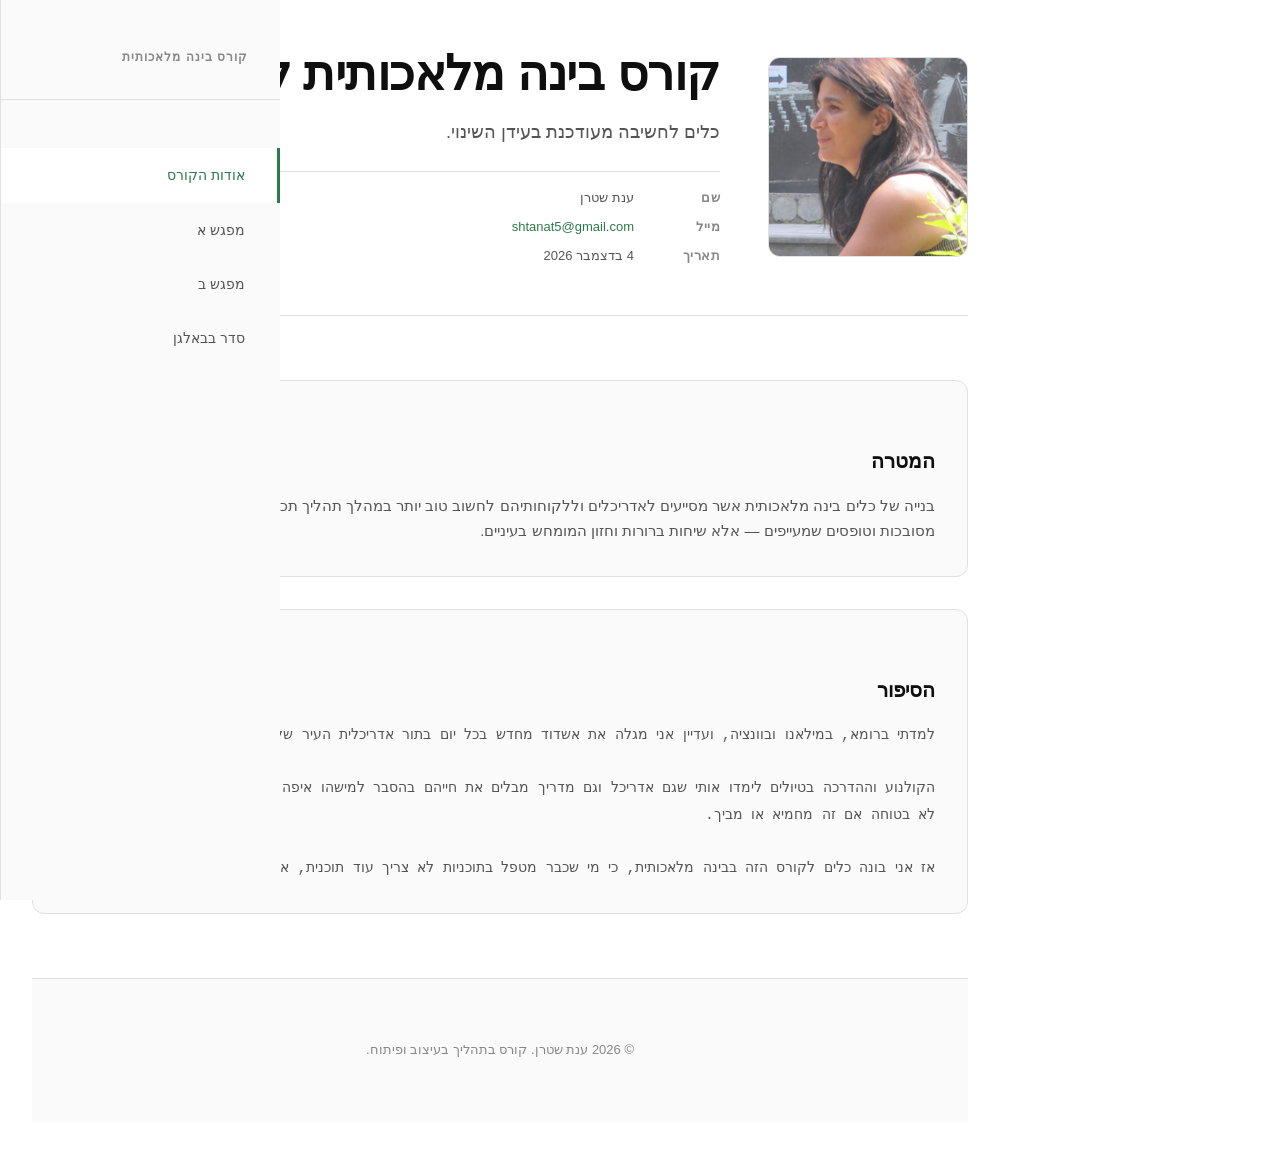
<file: public/app.html>
<!DOCTYPE html>
<html lang="he" dir="rtl">
<head>
<meta charset="utf-8">
<meta name="viewport" content="width=device-width, initial-scale=1">
<meta name="description" content="קורס בינה מלאכותית לאדריכלים - אפליקציה אחודה לבנייה וניתוח">
<title>קורס בינה מלאכותית לאדריכלים</title>
<style>
/* ═══════════════════════════════════════════════════════════════
   DESIGN SYSTEM — Color, Typography, Spacing
   ═══════════════════════════════════════════════════════════════ */

:root {
  /* Color palette */
  --bg: #ffffff;
  --bg-alt: #fafafa;
  --fg: #0f0f0f;
  --fg-secondary: #555555;
  --fg-tertiary: #888888;
  --edge: #e0e0e0;
  --accent-primary: #2d7a4a;
  --accent-secondary: #d4a017;
  --accent-tertiary: #b83a2e;

  /* Typography */
  --font-sans: -apple-system, BlinkMacSystemFont, "Segoe UI", Roboto, Helvetica, Arial, sans-serif;
  --font-mono: "Courier New", monospace;

  /* Spacing scale */
  --space-xs: 4px;
  --space-sm: 8px;
  --space-md: 12px;
  --space-lg: 16px;
  --space-xl: 24px;
  --space-2xl: 32px;
  --space-3xl: 48px;
  --space-4xl: 64px;

  color-scheme: light;
}

@media (prefers-color-scheme: dark) {
  :root:not([data-theme="light"]) {
    --bg: #0d0d0d;
    --bg-alt: #1a1a1a;
    --fg: #f5f5f5;
    --fg-secondary: #aaaaaa;
    --fg-tertiary: #777777;
    --edge: #2a2a2a;
    --accent-primary: #5ed47d;
    --accent-secondary: #e8b923;
    color-scheme: dark;
  }
}

:root[data-theme="dark"] {
  --bg: #0d0d0d;
  --bg-alt: #1a1a1a;
  --fg: #f5f5f5;
  --fg-secondary: #aaaaaa;
  --fg-tertiary: #777777;
  --edge: #2a2a2a;
  --accent-primary: #5ed47d;
  --accent-secondary: #e8b923;
  color-scheme: dark;
}

/* ═══════════════════════════════════════════════════════════════
   RESET & BASE
   ═══════════════════════════════════════════════════════════════ */

* { box-sizing: border-box; }

html {
  direction: rtl;
  scroll-behavior: smooth;
}

body {
  margin: 0;
  padding: 0;
  font-family: var(--font-sans);
  color: var(--fg);
  background: var(--bg);
  line-height: 1.6;
  font-size: 16px;
  -webkit-font-smoothing: antialiased;
}

/* ═══════════════════════════════════════════════════════════════
   LAYOUT — Navigation + Main
   ═══════════════════════════════════════════════════════════════ */

.app {
  display: grid;
  grid-template-columns: 280px 1fr;
  min-height: 100vh;
  gap: 0;
}

/* Navigation sidebar — fixed, doesn't scroll */
nav.sidebar {
  position: fixed;
  left: 0;
  top: 0;
  width: 280px;
  height: 100vh;
  background: var(--bg-alt);
  border-left: 1px solid var(--edge);
  overflow-y: auto;
  padding: var(--space-3xl) 0 var(--space-2xl);
  z-index: 1000;
}

nav.sidebar::-webkit-scrollbar {
  width: 6px;
}

nav.sidebar::-webkit-scrollbar-track {
  background: transparent;
}

nav.sidebar::-webkit-scrollbar-thumb {
  background: var(--fg-tertiary);
  border-radius: 3px;
}

/* Main content area */
main {
  grid-column: 2;
  padding: var(--space-3xl) var(--space-2xl);
  max-width: 1400px;
  margin: 0 auto;
  width: 100%;
}

/* ═══════════════════════════════════════════════════════════════
   NAVIGATION SIDEBAR
   ═══════════════════════════════════════════════════════════════ */

.nav-header {
  padding: 0 var(--space-2xl) var(--space-2xl);
  margin-bottom: var(--space-3xl);
  border-bottom: 1px solid var(--edge);
}

.nav-logo {
  font-size: 12px;
  font-weight: 700;
  letter-spacing: 1px;
  text-transform: uppercase;
  color: var(--fg-tertiary);
  margin: 0;
}

.nav-items {
  list-style: none;
  padding: 0;
  margin: 0;
}

.nav-item {
  margin: 0;
}

.nav-link {
  display: block;
  padding: var(--space-lg) var(--space-2xl);
  color: var(--fg-secondary);
  text-decoration: none;
  font-size: 14px;
  font-weight: 500;
  border-right: 3px solid transparent;
  transition: all 0.3s cubic-bezier(0.16, 1, 0.3, 1);
  cursor: pointer;
  position: relative;
}

.nav-link:hover {
  color: var(--fg);
  background: var(--bg);
}

.nav-link.active {
  color: var(--accent-primary);
  border-right-color: var(--accent-primary);
  background: var(--bg);
}

/* ═══════════════════════════════════════════════════════════════
   HERO SECTION
   ═══════════════════════════════════════════════════════════════ */

.hero {
  display: grid;
  grid-template-columns: 200px 1fr;
  gap: var(--space-3xl);
  align-items: center;
  margin-bottom: var(--space-4xl);
  padding-bottom: var(--space-3xl);
  border-bottom: 1px solid var(--edge);
}

.hero-image {
  width: 200px;
  height: 200px;
  border-radius: 12px;
  overflow: hidden;
  border: 1px solid var(--edge);
  background: var(--bg-alt);
}

.hero-image img {
  width: 100%;
  height: 100%;
  object-fit: cover;
  display: block;
}

.hero-text h1 {
  font-size: clamp(32px, 5vw, 48px);
  font-weight: 800;
  line-height: 1.1;
  margin: 0 0 var(--space-lg);
  letter-spacing: -0.5px;
}

.hero-text .subtitle {
  font-size: 18px;
  font-weight: 400;
  color: var(--fg-secondary);
  margin: 0 0 var(--space-xl);
  line-height: 1.7;
  max-width: 600px;
}

.hero-meta {
  display: flex;
  flex-direction: column;
  gap: var(--space-sm);
  font-size: 13px;
  color: var(--fg-tertiary);
  padding-top: var(--space-lg);
  border-top: 1px solid var(--edge);
  margin-top: var(--space-xl);
}

.meta-item {
  display: grid;
  grid-template-columns: 70px 1fr;
  gap: var(--space-lg);
}

.meta-label {
  font-weight: 700;
  letter-spacing: 0.5px;
  text-transform: uppercase;
}

.meta-value {
  font-weight: 500;
  color: var(--fg-secondary);
}

.meta-value a {
  color: var(--accent-primary);
  text-decoration: none;
  transition: opacity 0.2s;
}

.meta-value a:hover {
  opacity: 0.8;
}

/* ═══════════════════════════════════════════════════════════════
   SECTIONS & TABS
   ═══════════════════════════════════════════════════════════════ */

.section {
  display: none;
}

.section.active {
  display: block;
  animation: fadeIn 0.4s ease both;
}

@keyframes fadeIn {
  from {
    opacity: 0;
    transform: translateY(8px);
  }
  to {
    opacity: 1;
    transform: none;
  }
}

.section h2 {
  font-size: clamp(32px, 5vw, 48px);
  font-weight: 800;
  margin: 0 0 var(--space-2xl);
  letter-spacing: -0.5px;
}

.section h3 {
  font-size: 20px;
  font-weight: 700;
  margin: var(--space-2xl) 0 var(--space-lg);
  color: var(--fg);
}

.section p {
  font-size: 16px;
  line-height: 1.8;
  color: var(--fg-secondary);
  margin: 0 0 var(--space-xl);
  max-width: 820px;
}

/* Sub-tabs within sections */
.tabs {
  display: flex;
  gap: var(--space-md);
  margin-bottom: var(--space-2xl);
  border-bottom: 1px solid var(--edge);
  overflow-x: auto;
}

.tab-button {
  padding: var(--space-lg) var(--space-xl);
  background: transparent;
  border: none;
  color: var(--fg-secondary);
  font-size: 14px;
  font-weight: 600;
  cursor: pointer;
  border-bottom: 2px solid transparent;
  transition: all 0.3s cubic-bezier(0.16, 1, 0.3, 1);
  white-space: nowrap;
}

.tab-button:hover {
  color: var(--fg);
}

.tab-button.active {
  color: var(--accent-primary);
  border-bottom-color: var(--accent-primary);
}

.tab-content {
  display: none;
}

.tab-content.active {
  display: block;
  animation: fadeIn 0.3s ease both;
}

/* ═══════════════════════════════════════════════════════════════
   CONTENT BOXES
   ═══════════════════════════════════════════════════════════════ */

.content-box {
  background: var(--bg-alt);
  padding: var(--space-2xl);
  border-radius: 12px;
  border: 1px solid var(--edge);
  margin-bottom: var(--space-2xl);
}

.content-box h4 {
  font-size: 16px;
  font-weight: 700;
  margin: 0 0 var(--space-md);
  color: var(--fg);
}

.content-box p {
  margin: 0;
  font-size: 15px;
  line-height: 1.7;
  color: var(--fg-secondary);
}

/* ═══════════════════════════════════════════════════════════════
   LISTS
   ═══════════════════════════════════════════════════════════════ */

ul.features {
  list-style: none;
  padding: 0;
  margin: 0 0 var(--space-2xl);
  display: flex;
  flex-direction: column;
  gap: var(--space-xl);
}

ul.features li {
  display: grid;
  grid-template-columns: auto 1fr;
  gap: var(--space-lg);
  align-items: start;
}

ul.features li::before {
  content: '◆';
  color: var(--accent-primary);
  font-size: 10px;
  margin-top: 6px;
}

ul.features b {
  color: var(--fg);
  font-weight: 600;
}

/* ═══════════════════════════════════════════════════════════════
   FOOTER
   ═══════════════════════════════════════════════════════════════ */

footer {
  padding: var(--space-3xl) var(--space-2xl);
  border-top: 1px solid var(--edge);
  background: var(--bg-alt);
  text-align: center;
  color: var(--fg-tertiary);
  font-size: 13px;
  margin-top: var(--space-4xl);
}

footer a {
  color: var(--accent-primary);
  text-decoration: none;
  transition: opacity 0.2s;
}

footer a:hover {
  opacity: 0.8;
}

/* ═══════════════════════════════════════════════════════════════
   RESPONSIVE
   ═══════════════════════════════════════════════════════════════ */

@media (max-width: 1024px) {
  .app {
    grid-template-columns: 220px 1fr;
  }

  nav.sidebar {
    width: 220px;
  }

  .hero {
    grid-template-columns: 1fr;
    gap: var(--space-2xl);
  }

  .hero-image {
    width: 150px;
    height: 150px;
  }
}

@media (max-width: 768px) {
  .app {
    grid-template-columns: 1fr;
  }

  nav.sidebar {
    position: relative;
    width: 100%;
    height: auto;
    border-left: none;
    border-bottom: 1px solid var(--edge);
    padding: var(--space-2xl) 0;
  }

  .nav-items {
    display: flex;
    flex-wrap: wrap;
    gap: var(--space-lg);
    padding: 0 var(--space-lg);
  }

  .nav-item {
    flex: 1;
    min-width: 150px;
  }

  .nav-link {
    padding: var(--space-md) var(--space-lg);
    border-right: none;
    border-bottom: 2px solid transparent;
    font-size: 13px;
  }

  .nav-link.active {
    border-right: none;
    border-bottom-color: var(--accent-primary);
  }

  main {
    padding: var(--space-2xl) var(--space-lg);
  }

  .hero {
    margin-bottom: var(--space-3xl);
  }

  .section h2 {
    font-size: 28px;
  }

  .hero-text h1 {
    font-size: 28px;
  }
}

@media (prefers-reduced-motion: reduce) {
  * {
    animation-duration: 0.01ms !important;
    transition-duration: 0.01ms !important;
  }
}
</style>
</head>
<body>

<div class="app">

  <!-- SIDEBAR NAVIGATION -->
  <nav class="sidebar">
    <div class="nav-header">
      <p class="nav-logo">קורס בינה מלאכותית</p>
    </div>
    <ul class="nav-items">
      <li class="nav-item">
        <a class="nav-link active" data-section="about">אודות הקורס</a>
      </li>
      <li class="nav-item">
        <a class="nav-link" data-section="session-a">מפגש א</a>
      </li>
      <li class="nav-item">
        <a class="nav-link" data-section="session-b">מפגש ב</a>
      </li>
      <li class="nav-item">
        <a class="nav-link" data-section="chaos">סדר בבאלגן</a>
      </li>
    </ul>
  </nav>

  <!-- MAIN CONTENT -->
  <main>

    <!-- SECTION 1: ABOUT -->
    <section id="about" class="section active">
      <div class="hero">
        <div class="hero-image">
          <img src="author.png" alt="ענת שטרן">
        </div>
        <div class="hero-text">
          <h1>קורס בינה מלאכותית לאדריכלים</h1>
          <p class="subtitle">כלים לחשיבה מעודכנת בעידן השינוי.</p>
          <div class="hero-meta">
            <div class="meta-item">
              <span class="meta-label">שם</span>
              <span class="meta-value">ענת שטרן</span>
            </div>
            <div class="meta-item">
              <span class="meta-label">מייל</span>
              <span class="meta-value"><a href="mailto:shtanat5@gmail.com">shtanat5@gmail.com</a></span>
            </div>
            <div class="meta-item">
              <span class="meta-label">תאריך</span>
              <span class="meta-value" id="current-date"></span>
            </div>
          </div>
        </div>
      </div>

      <div class="content-box">
        <h3>המטרה</h3>
        <p>בנייה של כלים בינה מלאכותית אשר מסייעים לאדריכלים וללקוחותיהם לחשוב טוב יותר במהלך תהליך תכנוני. לא עוד טבלאות מסובכות וטופסים שמעייפים — אלא שיחות ברורות וחזון המומחש בעיניים.</p>
      </div>

      <div class="content-box">
        <h3>הסיפור</h3>
        <p style="font-family: var(--font-mono); font-size: 14px; line-height: 1.9;">
          למדתי ברומא, במילאנו ובוונציה, ועדיין אני מגלה את אשדוד מחדש בכל יום בתור אדריכלית העיר שלה.<br><br>
          הקולנוע וההדרכה בטיולים לימדו אותי שגם אדריכל וגם מדריך מבלים את חייהם בהסבר למישהו איפה הוא נמצא, ואני עדיין לא בטוחה אם זה מחמיא או מביך.<br><br>
          אז אני בונה כלים לקורס הזה בבינה מלאכותית, כי מי שכבר מטפל בתוכניות לא צריך עוד תוכנית, אלא כלי שעובד.
        </p>
      </div>
    </section>

    <!-- SECTION 2: SESSION A -->
    <section id="session-a" class="section">
      <h2>מפגש א: זכויות בנייה</h2>

      <div class="tabs">
        <button class="tab-button active" data-tab="sa-intro">סקירה</button>
        <button class="tab-button" data-tab="sa-learn">נלמד</button>
        <button class="tab-button" data-tab="sa-do">נעשה</button>
      </div>

      <div id="sa-intro" class="tab-content active">
        <div class="content-box">
          <h4>מה בחלק הזה</h4>
          <p>אפליקציה אינטראקטיבית לביצוע מיפוי זכויות, בנייה של מודל וחלופות, ובדיקת התאמה. הממשק מפרק תב"ע למקורות, בונה מודל לכל חלופה, ובודק כל חלופה מול היזם ומול העירייה.</p>
        </div>

        <h3>שלושת השלבים</h3>
        <ul class="features">
          <li><b>שלב 1 · מיפוי זכויות:</b> קלט את מסמכי התב"ע, הצפה מושכלת של הנתונים, מקור ברור לכל מספר.</li>
          <li><b>שלב 2 · מודל וחלופות:</b> בנייה של מודלים תלת-ממדיים לכל חלופה, שינוי משתנים (גובה קומה, צפיפות, שטחים), טבלאות השוואה.</li>
          <li><b>שלב 3 · בדיקת התאמה:</b> רמזור ירוק/צהוב/אדום על כל קריטריון, ממשק אינטראקטיבי לשינוי הנתונים בזמן אמת.</li>
        </ul>
      </div>

      <div id="sa-learn" class="tab-content">
        <h3>נלמד · חמש שאלות עיקריות</h3>
        <ul class="features">
          <li><b>מה משנה במספר אחוזי הבנייה:</b> תיקון דצמבר 2023 לתקנות חישוב השטחים — הבנה של האם הטבלה מציגה שטח כולל או פיצול.</li>
          <li><b>שטח מגרש, תכסית וקווי בניין:</b> סטייה של עד 0.5% בין השייפ לטבלה נחשבת תקינה.</li>
          <li><b>קומות, גובה וזכויות מתחת לקרקע:</b> מספר קומות מעל ומתחת לקרקע מופיע בהוראות, גובה נמדד לפי ההגדרה בתכנית.</li>
          <li><b>יחידות דיור ושימושים:</b> מספר יח"ד מרבי וצפיפות בהוראות או בטבלה בלבד.</li>
          <li><b>בקרת עקביות:</b> רכיבי השטח חייבים לסכום לסה"כ, אחוזים חייבים להתאים לשטחים.</li>
        </ul>
      </div>

      <div id="sa-do" class="tab-content">
        <h3>נעשה · בנייה מעשית</h3>
        <p>להזין פרויקט אחד במלואו: זכויות בנייה, מודל תלת-ממדי לשלוש חלופות, בדיקת התאמה מול היזם והעירייה.</p>
        <div class="content-box">
          <h4>הצעד הבא</h4>
          <p>פתח את <b>מפגש א</b> בטלסקופ מלא כדי לעבוד עם הנתונים של התב"ע שלך.</p>
        </div>
      </div>
    </section>

    <!-- SECTION 3: SESSION B -->
    <section id="session-b" class="section">
      <h2>מפגש ב: הצעות וניתוח</h2>

      <div class="tabs">
        <button class="tab-button active" data-tab="sb-intro">סקירה</button>
        <button class="tab-button" data-tab="sb-learn">נלמד</button>
        <button class="tab-button" data-tab="sb-do">נעשה</button>
      </div>

      <div id="sb-intro" class="tab-content active">
        <div class="content-box">
          <h4>מה בחלק הזה</h4>
          <p>כשלוקחים את הזכויות ממפגש א ובונים עליהן הצעות משפחתיות וניתוח השפעות עירוניות. כל הצעה משקפת סטוריית משתמש שונה, ודוח ההשפעות חושף כל חיבור בין הבחירות שלך לשינויים בעיר.</p>
        </div>

        <h3>שלושת השלבים</h3>
        <ul class="features">
          <li><b>משפחות הצעות:</b> בנייה של משפחות הצעות שנשלפו מהזכויות בא, כל משפחה על בסיס סטוריית משתמש שונה.</li>
          <li><b>ניתוח השפעות:</b> תוכנית פנימית מתופסת בעיניים, חשופות ההשפעות על הסביבה הקרובה, חישובי צפיפות ותפוסה.</li>
          <li><b>שיתוף עם בעלי עניין:</b> הצעת גרסאות לדוגמה ללקוח, עיר, רשות תכנון — כל גרסה מהודרת לקהל שלה.</li>
        </ul>
      </div>

      <div id="sb-learn" class="tab-content">
        <h3>נלמד · שתי רמות של ניתוח</h3>
        <p>רמה ראשונה: הבנת איך הצעה משפיעה על יעדי היזם (מכירות, מחיר, עירוניות). רמה שנייה: ההשפעות על הרחוב, האוויר, הישימות של המטבח, המים.</p>
      </div>

      <div id="sb-do" class="tab-content">
        <h3>נעשה · הדוח המיוחד</h3>
        <p>הכנת דוח השוואה בין שלוש הצעות, לכל אחת יתרון וחיסרון, המלצה מנומקת, ודוח נפרד לכל גרם מעניין (יזם, עיר, רשות).</p>
      </div>
    </section>

    <!-- SECTION 4: CHAOS -->
    <section id="chaos" class="section">
      <h2>סדר בבאלגן: ארגון בעיות מורכבות</h2>

      <div class="tabs">
        <button class="tab-button active" data-tab="c-intro">סקירה</button>
        <button class="tab-button" data-tab="c-learn">נלמד</button>
        <button class="tab-button" data-tab="c-do">נעשה</button>
      </div>

      <div id="c-intro" class="tab-content active">
        <div class="content-box">
          <h4>מה בחלק הזה</h4>
          <p>כשהמטלה גדולה מדי, הנתונים מפוזרים, או שיש הרבה חלופות. איך לארגן את התהליך לפני שממשיכים? שלוש סיבות עיקריות להכאוס: נתונים מפוזרים, שאלות רבות בבת אחת, אפיון לא ברור.</p>
        </div>

        <h3>ששת הכלים</h3>
        <ul class="features">
          <li><b>זיהוי הבעיה:</b> איזה מהשלוש הם במקרה שלך?</li>
          <li><b>פתרת חוט אחד:</b> בדיקת נתונים, בחירת שאלה אחת, השגת הסכמה על קריטריונים.</li>
          <li><b>ניהול חלופות:</b> טבלה ודרך לרישום גרסאות, מה משתנה ומה התוצאה.</li>
          <li><b>רישום ממצאים:</b> איך תעדים כדי שאחרים יבינו — תוצאה, חישוב, ערעור, צילום.</li>
          <li><b>דיווח תוצאות:</b> שלוש דרכים לפי הקהל — לעצמך, להצוות, ללקוח.</li>
          <li><b>רשימת בדיקה:</b> שש שאלות לפני ההמשך לשלב הבא.</li>
        </ul>
      </div>

      <div id="c-learn" class="tab-content">
        <h3>נלמד · התרגיל הבסיסי</h3>
        <p>קח משימה שמנת כדלקדת בחודש שעבר. חלץ מתוכה שלוש משפחות בעיות: איזה נתונים חסרים, איזה שאלות עומדות, איזה הנחות צריך להסדיר. אל תכתוב פתרון עדיין.</p>
      </div>

      <div id="c-do" class="tab-content">
        <h3>נעשה · בניית מערכת עבודה</h3>
        <p>אחרי שזיהית את הבעיה, בנה לעצמך טבלה עם שלוש שורות: שאלה, מצב נוכחי, צעד הבא. הדבק אותה בדיסקוד או בתוך המסמך שלך. כשיש לך שלוש ברורות, אתה כבר לא בבאלגן.</p>
      </div>
    </section>

    <footer>
      <p>© 2026 ענת שטרן. קורס בתהליך בעיצוב ופיתוח.</p>
    </footer>

  </main>

</div>

<script>
// Navigation
document.querySelectorAll('.nav-link').forEach(link => {
  link.addEventListener('click', (e) => {
    e.preventDefault();
    const sectionId = link.getAttribute('data-section');

    // Update nav state
    document.querySelectorAll('.nav-link').forEach(l => l.classList.remove('active'));
    link.classList.add('active');

    // Update section state
    document.querySelectorAll('.section').forEach(s => s.classList.remove('active'));
    document.getElementById(sectionId).classList.add('active');

    // Reset tabs in new section
    const newSection = document.getElementById(sectionId);
    newSection.querySelectorAll('.tab-button').forEach((b, i) => {
      b.classList.toggle('active', i === 0);
    });
    newSection.querySelectorAll('.tab-content').forEach((c, i) => {
      c.classList.toggle('active', i === 0);
    });

    // Scroll to top
    window.scrollTo(0, 0);
  });
});

// Tabs within sections
document.querySelectorAll('.tab-button').forEach(button => {
  button.addEventListener('click', () => {
    const tabId = button.getAttribute('data-tab');
    const section = button.closest('.section');

    // Update tab button state
    section.querySelectorAll('.tab-button').forEach(b => b.classList.remove('active'));
    button.classList.add('active');

    // Update tab content state
    section.querySelectorAll('.tab-content').forEach(c => c.classList.remove('active'));
    document.getElementById(tabId).classList.add('active');
  });
});

// Set current date
const today = new Date();
const dateStr = new Intl.DateTimeFormat('he-IL', {
  year: 'numeric',
  month: 'long',
  day: 'numeric'
}).format(today);
document.getElementById('current-date').textContent = dateStr;
</script>

</body>
</html>
</file>
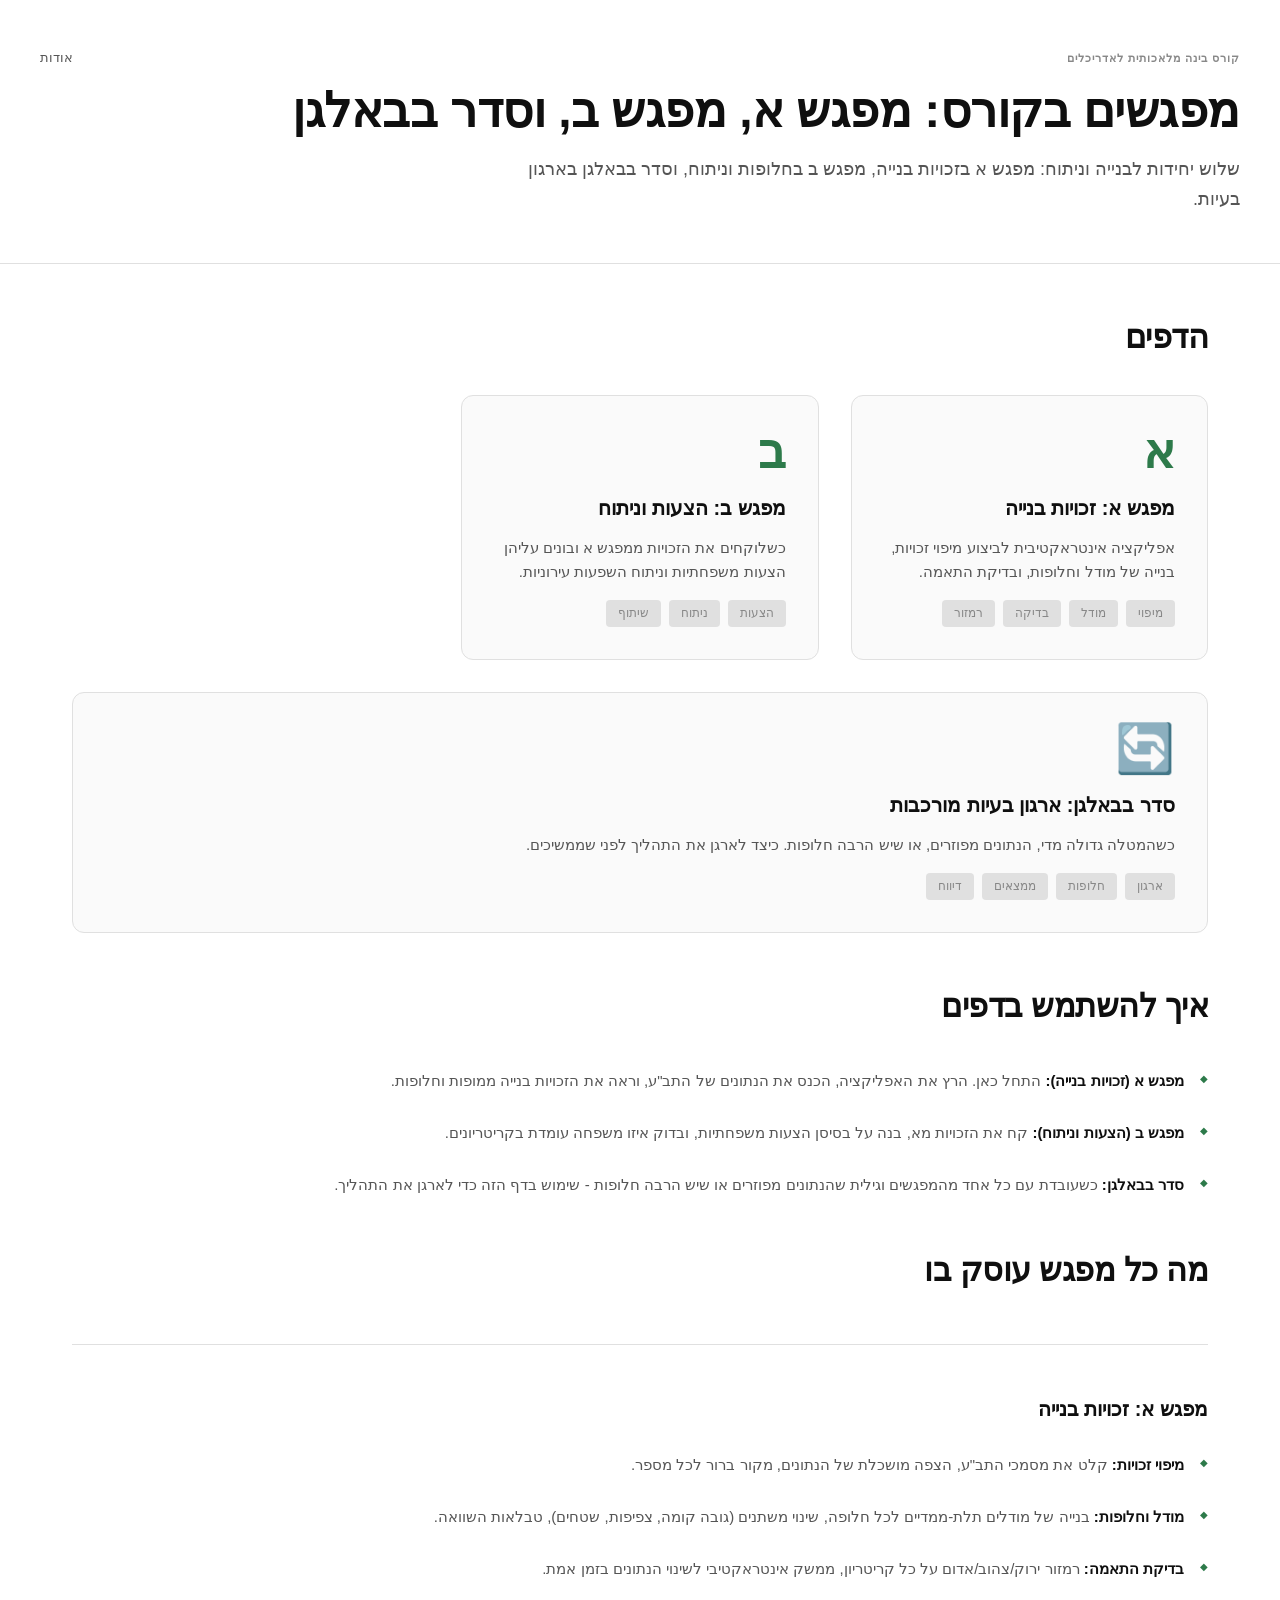
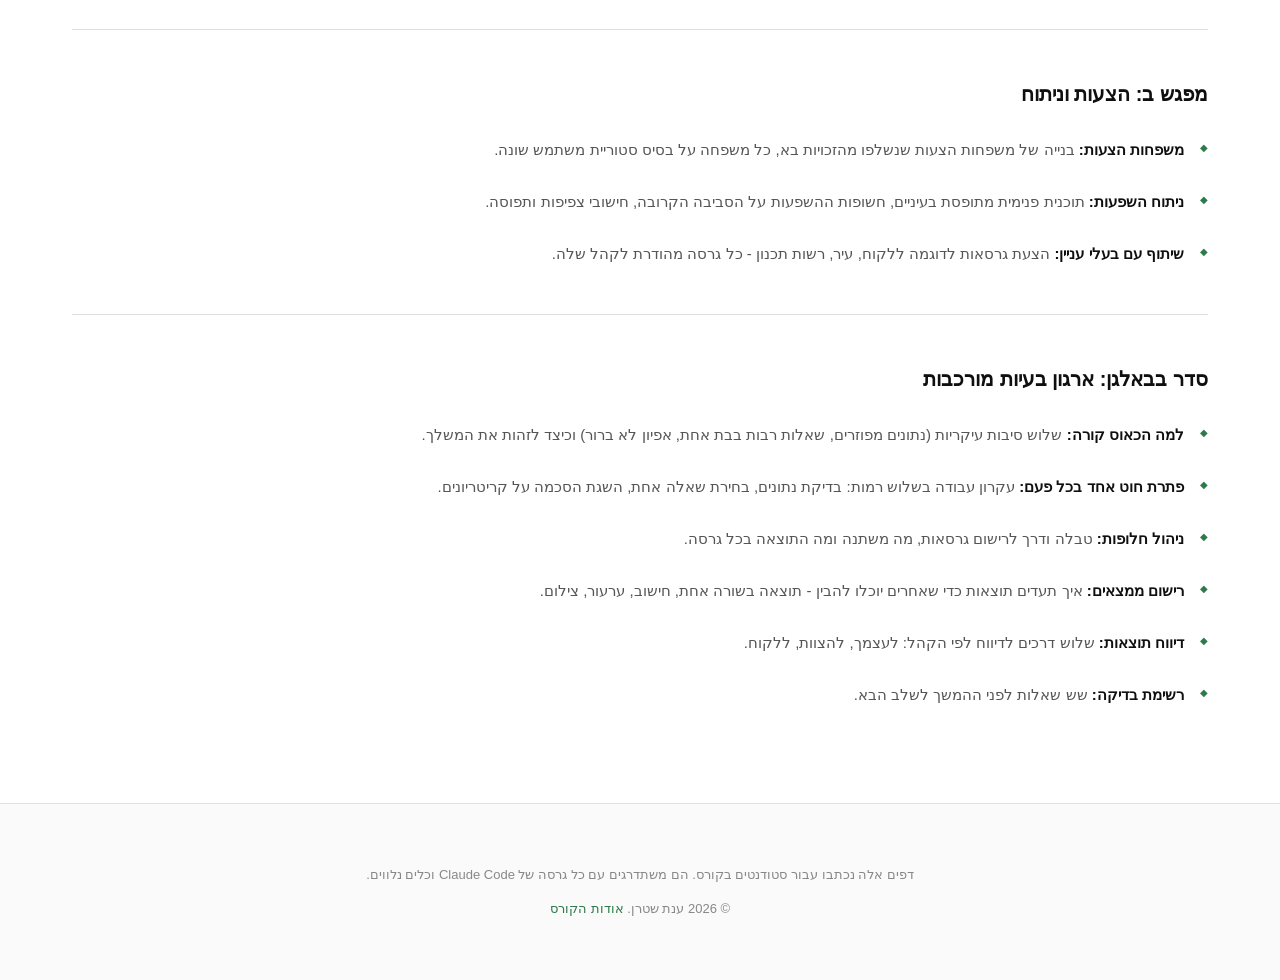
<file: public/guide.html>
<!DOCTYPE html>
<html lang="he" dir="rtl">
<head>
<meta charset="utf-8">
<meta name="viewport" content="width=device-width, initial-scale=1">
<meta name="description" content="קורס בינה מלאכותית לאדריכלים - שלוש יחידות לבנייה וניתוח">
<title>קורס בינה מלאכותית לאדריכלים</title>
<style>
:root {
  --bg: #ffffff;
  --bg-alt: #fafafa;
  --fg: #0f0f0f;
  --fg-secondary: #555555;
  --fg-tertiary: #888888;
  --edge: #e0e0e0;
  --accent-primary: #2d7a4a;
  --accent-secondary: #d4a017;
  --accent-tertiary: #b83a2e;

  --font-sans: -apple-system, BlinkMacSystemFont, "Segoe UI", Roboto, sans-serif;

  --space-xs: 4px;
  --space-sm: 8px;
  --space-md: 12px;
  --space-lg: 16px;
  --space-xl: 24px;
  --space-2xl: 32px;
  --space-3xl: 48px;

  color-scheme: light;
}

@media (prefers-color-scheme: dark) {
  :root:not([data-theme="light"]) {
    --bg: #0d0d0d;
    --bg-alt: #1a1a1a;
    --fg: #f5f5f5;
    --fg-secondary: #aaaaaa;
    --fg-tertiary: #777777;
    --edge: #2a2a2a;
    --accent-primary: #5ed47d;
    --accent-secondary: #e8b923;
    color-scheme: dark;
  }
}

* { box-sizing: border-box }

html {
  direction: rtl;
  scroll-behavior: smooth;
}

body {
  margin: 0;
  padding: 0;
  font-family: var(--font-sans);
  color: var(--fg);
  background: var(--bg);
  line-height: 1.6;
  font-size: 16px;
  -webkit-font-smoothing: antialiased;
}

header {
  padding: var(--space-3xl) var(--space-2xl);
  border-bottom: 1px solid var(--edge);
  background: var(--bg);
  position: sticky;
  top: 0;
  z-index: 100;
  backdrop-filter: blur(10px);
  background-color: rgba(255, 255, 255, 0.95);
}

@media (prefers-color-scheme: dark) {
  header:not([data-theme="light"]) {
    background-color: rgba(13, 13, 13, 0.95);
  }
}

.header-top {
  display: flex;
  justify-content: space-between;
  align-items: center;
  margin-bottom: var(--space-lg);
  max-width: 1200px;
  margin-left: auto;
  margin-right: auto;
}

.kicker {
  font-size: 11px;
  font-weight: 700;
  letter-spacing: 1px;
  text-transform: uppercase;
  color: var(--fg-tertiary);
  margin: 0;
}

.header-links {
  display: flex;
  gap: var(--space-xl);
}

.header-links a {
  font-size: 13px;
  font-weight: 500;
  color: var(--fg-secondary);
  text-decoration: none;
  transition: color 0.3s cubic-bezier(0.16, 1, 0.3, 1);
  position: relative;
}

.header-links a::after {
  content: '';
  position: absolute;
  bottom: -4px;
  right: 0;
  left: 0;
  height: 2px;
  background: var(--accent-primary);
  transform: scaleX(0);
  transform-origin: right;
  transition: transform 0.3s cubic-bezier(0.16, 1, 0.3, 1);
}

.header-links a:hover {
  color: var(--fg);
}

.header-links a:hover::after {
  transform: scaleX(1);
  transform-origin: left;
}

.header-content {
  max-width: 1200px;
  margin: 0 auto;
}

h1 {
  font-size: clamp(32px, 6vw, 48px);
  font-weight: 800;
  line-height: 1.1;
  margin: 0 0 var(--space-lg);
  letter-spacing: -0.5px;
}

.lead {
  font-size: 18px;
  font-weight: 400;
  color: var(--fg-secondary);
  margin: 0;
  max-width: 720px;
  line-height: 1.7;
}

main {
  max-width: 1200px;
  margin: 0 auto;
  padding: var(--space-3xl) var(--space-2xl);
}

section {
  margin-bottom: var(--space-3xl);
}

section h2 {
  font-size: 32px;
  font-weight: 800;
  margin: 0 0 var(--space-2xl);
  letter-spacing: -0.5px;
}

.cards-grid {
  display: grid;
  grid-template-columns: repeat(auto-fit, minmax(320px, 1fr));
  gap: var(--space-2xl);
}

.card {
  display: flex;
  flex-direction: column;
  background: var(--bg-alt);
  border: 1px solid var(--edge);
  border-radius: 12px;
  padding: var(--space-2xl);
  text-decoration: none;
  color: inherit;
  transition: all 0.3s cubic-bezier(0.16, 1, 0.3, 1);
  position: relative;
  overflow: hidden;
}

.card::before {
  content: '';
  position: absolute;
  inset: 0;
  background: linear-gradient(135deg, var(--accent-primary), var(--accent-secondary));
  opacity: 0;
  transition: opacity 0.3s ease;
  z-index: 0;
  border-radius: 12px;
}

.card > * {
  position: relative;
  z-index: 1;
}

.card:hover {
  border-color: var(--accent-primary);
  transform: translateY(-8px);
}

.card:hover::before {
  opacity: 0.05;
}

.card-icon {
  font-size: 48px;
  font-weight: 800;
  color: var(--accent-primary);
  line-height: 1;
  margin-bottom: var(--space-lg);
}

.card-title {
  font-size: 20px;
  font-weight: 700;
  margin: 0 0 var(--space-md);
}

.card-desc {
  font-size: 15px;
  color: var(--fg-secondary);
  margin: 0 0 var(--space-lg);
  line-height: 1.6;
  flex: 1;
}

.card-meta {
  font-size: 12px;
  color: var(--fg-tertiary);
  display: flex;
  flex-wrap: wrap;
  gap: var(--space-sm);
}

.card-meta span {
  padding: var(--space-xs) var(--space-md);
  background: var(--edge);
  border-radius: 4px;
}

/* Lists */
ul.features {
  list-style: none;
  padding: 0;
  margin: 0;
  display: flex;
  flex-direction: column;
  gap: var(--space-xl);
}

ul.features li {
  display: grid;
  grid-template-columns: auto 1fr;
  gap: var(--space-lg);
  align-items: start;
}

ul.features li::before {
  content: '◆';
  color: var(--accent-primary);
  font-size: 10px;
  margin-top: 6px;
}

ul.features b {
  color: var(--fg);
  font-weight: 600;
}

ul.features p {
  margin: var(--space-xs) 0 0;
  color: var(--fg-secondary);
  font-size: 15px;
  line-height: 1.6;
}

.subsection {
  margin-top: var(--space-3xl);
  padding-top: var(--space-3xl);
  border-top: 1px solid var(--edge);
}

.subsection h3 {
  font-size: 20px;
  font-weight: 700;
  margin: 0 0 var(--space-xl);
}

footer {
  padding: var(--space-3xl) var(--space-2xl);
  border-top: 1px solid var(--edge);
  background: var(--bg-alt);
  text-align: center;
  color: var(--fg-tertiary);
  font-size: 13px;
}

footer a {
  color: var(--accent-primary);
  text-decoration: none;
  transition: opacity 0.2s;
}

footer a:hover {
  opacity: 0.8;
}

@media (max-width: 768px) {
  header {
    padding: var(--space-2xl) var(--space-lg);
  }

  .header-top {
    flex-direction: column;
    align-items: flex-start;
    gap: var(--space-lg);
  }

  .header-links {
    flex-direction: column;
    gap: var(--space-md);
  }

  h1 {
    font-size: 32px;
  }

  main {
    padding: var(--space-2xl) var(--space-lg);
  }

  .cards-grid {
    grid-template-columns: 1fr;
  }

  section h2 {
    font-size: 24px;
  }

  .subsection {
    margin-top: var(--space-2xl);
    padding-top: var(--space-2xl);
  }
}

@media (prefers-reduced-motion: reduce) {
  * {
    animation-duration: 0.01ms !important;
    transition-duration: 0.01ms !important;
  }
}
</style>
</head>
<body>

<header>
  <div class="header-top">
    <div class="kicker">קורס בינה מלאכותית לאדריכלים</div>
    <div class="header-links">
      <a href="about.html">אודות</a>
    </div>
  </div>
  <div class="header-content">
    <h1>מפגשים בקורס: מפגש א, מפגש ב, וסדר בבאלגן</h1>
    <p class="lead">שלוש יחידות לבנייה וניתוח: מפגש א בזכויות בנייה, מפגש ב בחלופות וניתוח, וסדר בבאלגן בארגון בעיות.</p>
  </div>
</header>

<main>

<section>
  <h2>הדפים</h2>
  <div class="cards-grid">
    <a href="./" class="card">
      <div class="card-icon">א</div>
      <h3 class="card-title">מפגש א: זכויות בנייה</h3>
      <p class="card-desc">אפליקציה אינטראקטיבית לביצוע מיפוי זכויות, בנייה של מודל וחלופות, ובדיקת התאמה.</p>
      <div class="card-meta">
        <span>מיפוי</span>
        <span>מודל</span>
        <span>בדיקה</span>
        <span>רמזור</span>
      </div>
    </a>

    <a href="session-b.html" class="card">
      <div class="card-icon">ב</div>
      <h3 class="card-title">מפגש ב: הצעות וניתוח</h3>
      <p class="card-desc">כשלוקחים את הזכויות ממפגש א ובונים עליהן הצעות משפחתיות וניתוח השפעות עירוניות.</p>
      <div class="card-meta">
        <span>הצעות</span>
        <span>ניתוח</span>
        <span>שיתוף</span>
      </div>
    </a>

    <a href="order-in-chaos.html" class="card" style="grid-column: 1 / -1;">
      <div class="card-icon">🔄</div>
      <h3 class="card-title">סדר בבאלגן: ארגון בעיות מורכבות</h3>
      <p class="card-desc">כשהמטלה גדולה מדי, הנתונים מפוזרים, או שיש הרבה חלופות. כיצד לארגן את התהליך לפני שממשיכים.</p>
      <div class="card-meta">
        <span>ארגון</span>
        <span>חלופות</span>
        <span>ממצאים</span>
        <span>דיווח</span>
      </div>
    </a>
  </div>
</section>

<section>
  <h2>איך להשתמש בדפים</h2>
  <ul class="features">
    <li>
      <p><b>מפגש א (זכויות בנייה):</b> התחל כאן. הרץ את האפליקציה, הכנס את הנתונים של התב"ע, וראה את הזכויות בנייה ממופות וחלופות.</p>
    </li>
    <li>
      <p><b>מפגש ב (הצעות וניתוח):</b> קח את הזכויות מא, בנה על בסיסן הצעות משפחתיות, ובדוק איזו משפחה עומדת בקריטריונים.</p>
    </li>
    <li>
      <p><b>סדר בבאלגן:</b> כשעובדת עם כל אחד מהמפגשים וגילית שהנתונים מפוזרים או שיש הרבה חלופות - שימוש בדף הזה כדי לארגן את התהליך.</p>
    </li>
  </ul>
</section>

<section>
  <h2>מה כל מפגש עוסק בו</h2>

  <div class="subsection">
    <h3>מפגש א: זכויות בנייה</h3>
    <ul class="features">
      <li>
        <p><b>מיפוי זכויות:</b> קלט את מסמכי התב"ע, הצפה מושכלת של הנתונים, מקור ברור לכל מספר.</p>
      </li>
      <li>
        <p><b>מודל וחלופות:</b> בנייה של מודלים תלת-ממדיים לכל חלופה, שינוי משתנים (גובה קומה, צפיפות, שטחים), טבלאות השוואה.</p>
      </li>
      <li>
        <p><b>בדיקת התאמה:</b> רמזור ירוק/צהוב/אדום על כל קריטריון, ממשק אינטראקטיבי לשינוי הנתונים בזמן אמת.</p>
      </li>
    </ul>
  </div>

  <div class="subsection">
    <h3>מפגש ב: הצעות וניתוח</h3>
    <ul class="features">
      <li>
        <p><b>משפחות הצעות:</b> בנייה של משפחות הצעות שנשלפו מהזכויות בא, כל משפחה על בסיס סטוריית משתמש שונה.</p>
      </li>
      <li>
        <p><b>ניתוח השפעות:</b> תוכנית פנימית מתופסת בעיניים, חשופות ההשפעות על הסביבה הקרובה, חישובי צפיפות ותפוסה.</p>
      </li>
      <li>
        <p><b>שיתוף עם בעלי עניין:</b> הצעת גרסאות לדוגמה ללקוח, עיר, רשות תכנון - כל גרסה מהודרת לקהל שלה.</p>
      </li>
    </ul>
  </div>

  <div class="subsection">
    <h3>סדר בבאלגן: ארגון בעיות מורכבות</h3>
    <ul class="features">
      <li>
        <p><b>למה הכאוס קורה:</b> שלוש סיבות עיקריות (נתונים מפוזרים, שאלות רבות בבת אחת, אפיון לא ברור) וכיצד לזהות את המשלך.</p>
      </li>
      <li>
        <p><b>פתרת חוט אחד בכל פעם:</b> עקרון עבודה בשלוש רמות: בדיקת נתונים, בחירת שאלה אחת, השגת הסכמה על קריטריונים.</p>
      </li>
      <li>
        <p><b>ניהול חלופות:</b> טבלה ודרך לרישום גרסאות, מה משתנה ומה התוצאה בכל גרסה.</p>
      </li>
      <li>
        <p><b>רישום ממצאים:</b> איך תעדים תוצאות כדי שאחרים יוכלו להבין - תוצאה בשורה אחת, חישוב, ערעור, צילום.</p>
      </li>
      <li>
        <p><b>דיווח תוצאות:</b> שלוש דרכים לדיווח לפי הקהל: לעצמך, להצוות, ללקוח.</p>
      </li>
      <li>
        <p><b>רשימת בדיקה:</b> שש שאלות לפני ההמשך לשלב הבא.</p>
      </li>
    </ul>
  </div>
</section>

</main>

<footer>
  <p>דפים אלה נכתבו עבור סטודנטים בקורס. הם משתדרגים עם כל גרסה של Claude Code וכלים נלווים.</p>
  <p>© 2026 ענת שטרן. <a href="about.html">אודות הקורס</a></p>
</footer>

</body>
</html>
</file>
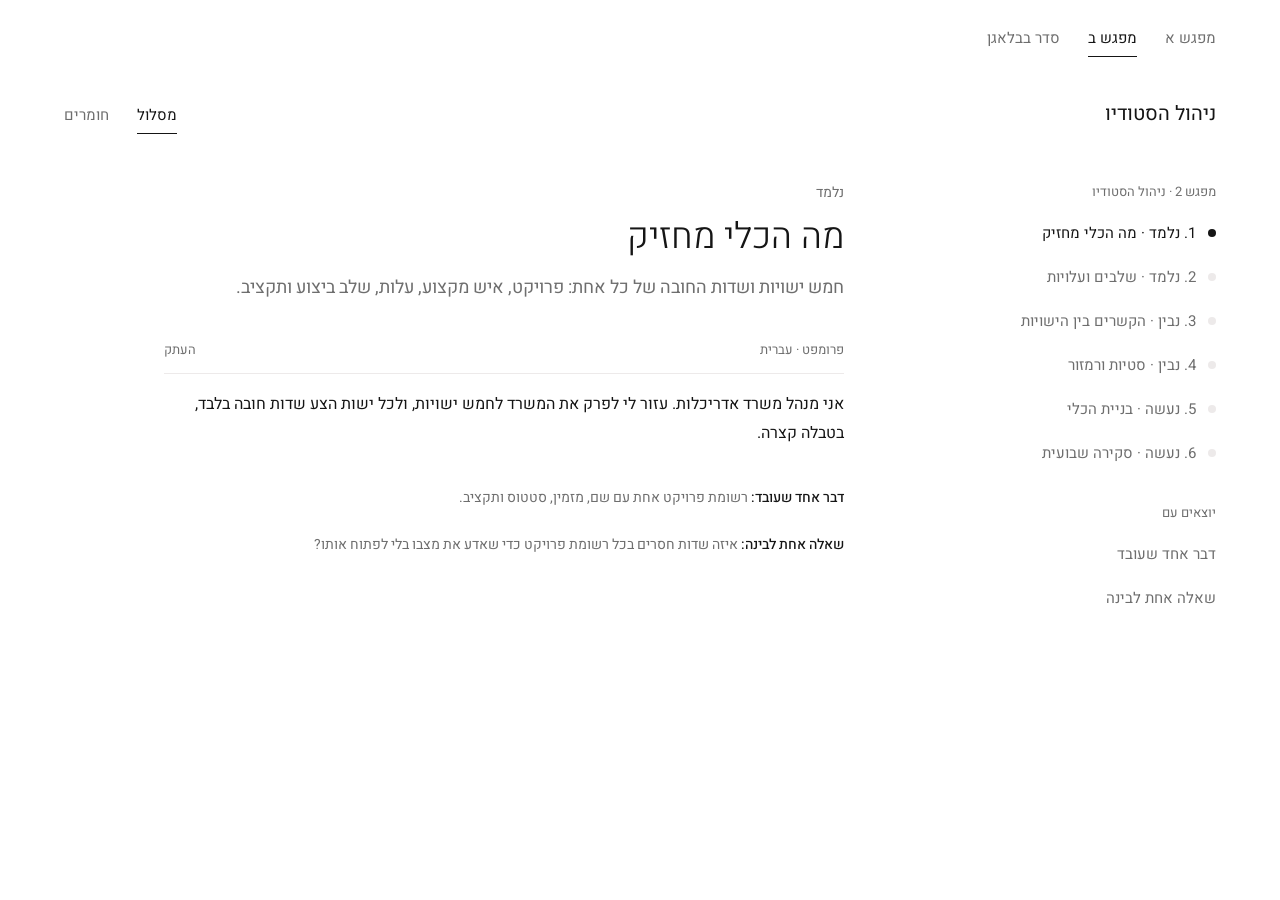
<file: public/mefgash-b.html>
<!DOCTYPE html>
<html lang="he" dir="rtl">
<head>
<meta charset="utf-8">
<meta name="viewport" content="width=device-width, initial-scale=1">
<title>מפגש ב · ניהול הסטודיו</title>
<link rel="preconnect" href="https://fonts.googleapis.com">
<link href="https://fonts.googleapis.com/css2?family=Heebo:wght@300;400;500&display=swap" rel="stylesheet">
<style>
:root{--ink:#151515;--g1:#6e6e6e;--g2:#b5b5b5;--line:#edeaea;--bg:#fff;--gr:#3c8c5a;--ye:#d4a017;--rd:#b83a2e}
*{box-sizing:border-box}
body{margin:0;font-family:Heebo,system-ui,Arial,sans-serif;color:var(--ink);background:var(--bg);line-height:1.6;font-size:15px}
button{font:inherit;color:inherit;background:none;border:0;padding:0;cursor:pointer}
a{color:inherit}

/* top bar: three flat buttons */
.top{display:flex;gap:28px;align-items:center;padding:20px 64px 0}
.top a{text-decoration:none;color:var(--g1);padding:6px 0;border-bottom:1px solid transparent;transition:color .3s,border-color .3s}
.top a:hover{color:var(--ink)}
.top a[aria-current="page"]{color:var(--ink);border-bottom-color:var(--ink)}

/* header */
.head{display:flex;justify-content:space-between;align-items:baseline;gap:24px;flex-wrap:wrap;padding:40px 64px 0}
h1{margin:0;font-size:20px;font-weight:400}
.tabs{display:flex;gap:28px;font-size:15px}
.tabs button{color:var(--g1);padding:6px 0;border-bottom:1px solid transparent;transition:color .3s,border-color .3s}
.tabs button:hover{color:var(--ink)}
.tabs button[aria-selected="true"]{color:var(--ink);border-bottom-color:var(--ink)}

.wrap{padding:48px 64px 64px}
.g1{color:var(--g1)}
.small{font-size:13px}
[hidden]{display:none!important}

/* path view */
.path{display:grid;grid-template-columns:300px 1fr;gap:72px;align-items:start}
.sb p{margin:0 0 8px}
.sb .node{display:flex;gap:12px;align-items:center;width:100%;text-align:right;padding:10px 0;color:var(--g1);transition:color .3s,transform .3s}
.sb .node:hover{color:var(--ink);transform:translateX(-4px)}
.sb .node[aria-current="true"]{color:var(--ink)}
.dot{width:8px;height:8px;border-radius:50%;flex:none;background:var(--line)}
.node[aria-current="true"] .dot{background:var(--ink)}
.sb .out{padding:10px 0;color:var(--g1)}
.sb .out-h{margin:28px 0 8px}

.panel{animation:up .6s ease both}
.panel .tag{margin:0 0 10px;font-size:14px;color:var(--g1)}
.panel h2{margin:0 0 14px;font-size:36px;font-weight:300;line-height:1.25}
.panel .lead{margin:0 0 32px;font-size:18px;line-height:1.7;color:var(--g1);max-width:640px}
.prompt{max-width:680px}
.prompt-h{display:flex;justify-content:space-between;align-items:center;padding-bottom:8px;border-bottom:1px solid var(--line)}
.prompt-h span{font-size:13px;color:var(--g1)}
.prompt-text{margin:0 0 24px;padding:16px 0;font-size:16px;line-height:1.8}
.cp{padding:4px 0;font-size:13px;color:var(--g1)}
.cp:hover{color:var(--ink)}
.cp.ok{color:var(--gr)}
.note{margin:0 0 24px;font-size:14px;color:var(--g1)}
.note b{font-weight:500;color:var(--ink)}

/* materials view */
.mat{display:grid;grid-template-columns:1fr 1fr;gap:72px;align-items:start}
.mat h3{margin:0 0 12px;font-size:13px;font-weight:400;color:var(--g1)}
.row{display:flex;justify-content:space-between;gap:16px;align-items:flex-start;padding:14px 0;border-top:1px solid var(--line)}
.row .txt{flex:1;min-width:0}
.row .title{display:block;font-weight:500}
.row .body{display:block;margin-top:6px;font-size:14px;color:var(--g1);line-height:1.7}

/* example budget */
.budget{font-size:14px}
.budget .sum{display:flex;justify-content:space-between;padding:0 0 14px;margin-bottom:6px;border-bottom:1px solid var(--line)}
.budget .sum strong{font-weight:500}
.dem{font-size:12px;color:var(--g1)}
.stage{display:grid;grid-template-columns:1fr auto;gap:4px 16px;padding:14px 0;border-top:1px solid var(--line)}
.stage .name{font-weight:500}
.stage .nums{font-variant-numeric:tabular-nums;color:var(--g1);text-align:left}
.stage .bar{grid-column:1/-1;height:4px;background:var(--line);margin-top:8px;position:relative}
.stage .bar i{position:absolute;inset:0 auto 0 0;background:var(--ink)}
.stage .st{grid-column:1/-1;display:flex;align-items:center;gap:8px;font-size:13px;color:var(--g1)}
.light{width:10px;height:10px;border-radius:50%;flex:none}
.light.gr{background:var(--gr)}
.light.ye{background:var(--ye)}
.light.rd{background:var(--rd)}
.light.none{background:var(--line)}
.legend{display:flex;gap:18px;flex-wrap:wrap;font-size:12px;color:var(--g1);margin-top:14px}
.legend span{display:flex;gap:6px;align-items:center}

@keyframes up{from{opacity:0;transform:translateY(10px)}to{opacity:1;transform:none}}
@media (prefers-reduced-motion: reduce){*{animation:none!important;transition:none!important}}

/* phone */
@media (max-width:860px){
  .top{padding:16px 16px 0;gap:20px;flex-wrap:wrap}
  .head{padding:28px 16px 0}
  .wrap{padding:32px 16px 48px}
  .path,.mat{grid-template-columns:1fr;gap:36px}
  .panel h2{font-size:28px}
}
</style>
</head>
<body>

<nav class="top" aria-label="מפגשים">
  <a href="index.html">מפגש א</a>
  <a href="mefgash-b.html" aria-current="page">מפגש ב</a>
  <a href="sider-bevlagan.html">סדר בבלאגן</a>
</nav>

<header class="head">
  <h1>ניהול הסטודיו</h1>
  <div class="tabs" role="tablist" aria-label="תצוגה">
    <button role="tab" id="tab-path" aria-selected="true" aria-controls="view-path" data-tab="path">מסלול</button>
    <button role="tab" id="tab-mat" aria-selected="false" aria-controls="view-mat" data-tab="mat">חומרים</button>
  </div>
</header>

<div class="wrap">

  <!-- מסלול -->
  <section id="view-path" class="path" role="tabpanel" aria-labelledby="tab-path">
    <aside class="sb">
      <p class="g1 small">מפגש 2 · ניהול הסטודיו</p>
      <nav id="nodes" aria-label="צמתי המסלול"></nav>
      <p class="g1 small out-h">יוצאים עם</p>
      <div class="out">דבר אחד שעובד</div>
      <div class="out">שאלה אחת לבינה</div>
    </aside>
    <main id="panel" aria-live="polite"></main>
  </section>

  <!-- חומרים -->
  <section id="view-mat" class="mat" role="tabpanel" aria-labelledby="tab-mat" hidden>
    <div>
      <h3>שלושה פרומפטים לבניית ה-MVP</h3>
      <div id="mvp"></div>
    </div>
    <div class="budget">
      <h3>פרויקט דוגמה · בדיוני · תקציב משרד</h3>
      <p class="dem" style="margin:0 0 12px">כל הערכים דמו. אינם מתב"ע ואינם נתון אמיתי.</p>
      <div id="budget"></div>
      <div class="legend" aria-label="מקרא">
        <span><i class="light gr"></i>עד 80%</span>
        <span><i class="light ye"></i>מעל 80% בשלב פתוח</span>
        <span><i class="light rd"></i>מעל 100%</span>
      </div>
    </div>
  </section>

</div>

<script>
/* ---------- נתונים ---------- */
const NODES = [
  { tag: "נלמד", title: "מה הכלי מחזיק",
    lead: "חמש ישויות ושדות החובה של כל אחת: פרויקט, איש מקצוע, עלות, שלב ביצוע ותקציב.",
    prompt: "אני מנהל משרד אדריכלות. עזור לי לפרק את המשרד לחמש ישויות, ולכל ישות הצע שדות חובה בלבד, בטבלה קצרה.",
    works: "רשומת פרויקט אחת עם שם, מזמין, סטטוס ותקציב.",
    question: "איזה שדות חסרים בכל רשומת פרויקט כדי שאדע את מצבו בלי לפתוח אותו?" },
  { tag: "נלמד", title: "שלבים ועלויות",
    lead: "שלבי הפרויקט במשרד (תכנון, היתר, ליווי ביצוע, סגירה) וסוגי העלות הפנימיות: שעות צוות, יועצים, הוצאות ישירות.",
    prompt: "הצע רשימת שלבי עבודה טיפוסית של משרד אדריכלות לפרויקט מסוג [סוג פרויקט], ולכל שלב שלוש עלויות פנימיות אופייניות.",
    works: "עץ של פרויקט אחד עם ארבעה שלבים ורשימת עלויות מסווגת.",
    question: "אילו שלבים קבועים בכל פרויקט, ואילו משתנים לפי סוג הפרויקט?" },
  { tag: "נבין", title: "הקשרים בין הישויות",
    lead: "כל שלב שייך לפרויקט, כל עלות משויכת לשלב ולאיש מקצוע, והתקציב הוא המסגרת שמעל הכול.",
    prompt: "הסבר בשפה פשוטה איך פרויקט, שלבים, אנשי מקצוע, עלויות ותקציב מקושרים זה לזה. הדגם עם פרויקט בן שלושה שלבים.",
    works: "עלות אחת מקושרת לשלב אחד ולאיש מקצוע אחד, וסכומה מופיע בתקציב הפרויקט.",
    question: "מה קורה לתקציב הפרויקט כשעלות נרשמת בלי שלב?" },
  { tag: "נבין", title: "סטיות ורמזור",
    lead: "מתי תקציב או לוח זמנים הופכים לסיכון: ירוק עד 80 אחוז, צהוב מעל 80 בשלב פתוח, אדום מעל 100.",
    prompt: "הצע שלושה ספי סטייה לתקציב ולוח זמנים של פרויקט במשרד אדריכלות (ירוק, צהוב, אדום). לכל סף פעולה מומלצת אחת.",
    works: "ניצול תקציב מעל 80 אחוז לפני סיום שלב מסומן צהוב.",
    question: "מאיזה סף סטיית תקציב דורשת החלטה של מנהל המשרד ולא רק הערה?" },
  { tag: "נעשה", title: "בניית הכלי",
    lead: "להזין פרויקט אחד במלואו: שלבים, אנשי מקצוע, עלויות ותקציב המשרד. אפשר פרויקט משלך או פרויקט דוגמה.",
    prompt: "בנה טבלה אחת לפרויקט שלי עם העמודות: שלב, איש מקצוע, תקציב מתוכנן, עלות בפועל, סטטוס. אחרי שאמלא, סכם לי את הסטייה הכוללת.",
    works: "הפרויקט מוזן, והמספרים מתיישבים עם הכסף בפועל.",
    question: "אילו שלושה נתונים חסרים לי כדי לסגור את התקציב של הפרויקט הזה?" },
  { tag: "נעשה", title: "סקירה שבועית",
    lead: "עמוד אחד שמציג לכל הפרויקטים סטטוס, סטייה ופעולה הבאה.",
    prompt: "צור עמוד סקירה שבועית לכל הפרויקטים. לכל פרויקט שלושה שדות בלבד: סטטוס, סטייה מתקציב, הפעולה הבאה.",
    works: "עמוד אחד שמציג לכל פרויקט סטטוס, סטייה והפעולה הבאה.",
    question: "איזה מידע בעמוד השבועי משנה החלטה, ואיזה רק מוסיף רעש?" }
];

const MVP = [
  { tag: "נלמד", title: "מודל הנתונים והמסכים",
    prompt: "בנה אפליקציית ניהול משרד אדריכלות בעברית, RTL. חמש ישויות: פרויקט, איש מקצוע, שלב, עלות, תקציב. הצג לכל ישות את שדות החובה בלבד והצע מסך רשימה ומסך פרטים לכל אחת." },
  { tag: "נבין", title: "הקשרים, חישובים וכללים",
    prompt: "הוסף לאפליקציה את הקשרים: כל שלב שייך לפרויקט, כל עלות שייכת לשלב ולאיש מקצוע. חשב ניצול תקציב לכל שלב. צבע בירוק עד 80 אחוז, בצהוב מעל 80 בשלב פתוח, באדום מעל 100." },
  { tag: "נעשה", title: "בניית ה-MVP המלא",
    prompt: "בנה את ה-MVP המלא: הזנת פרויקט, שלבים, עלויות ותקציב, ועמוד סקירה שבועית שמציג לכל פרויקט סטטוס, סטייה ופעולה הבאה. אחרי הבנייה הרץ בדיקה על פרויקט דוגמה ודווח מה עובד." }
];

/* תקציב לדוגמה: דמו בלבד, לא נתון אמיתי */
const SUM = { label: "שכר טרחה מאושר", value: 180000 };
const STAGES = [
  { name: "תכנון",        budget: 90000, actual: 98000, open: false },
  { name: "היתר",         budget: 30000, actual: 30000, open: false },
  { name: "ליווי ביצוע",  budget: 50000, actual: 36000, open: true,  note: "בתהליך" },
  { name: "סגירה ומסירה", budget: null,  actual: null,  open: true,  note: "טרם התחיל" }
];

/* ---------- רמזור: ירוק עד 80, צהוב מעל 80 בשלב פתוח, אדום מעל 100 ---------- */
function light(s) {
  if (s.actual === null) return { cls: "none", text: s.note };
  const pct = s.actual / s.budget * 100;
  if (pct > 100) return { cls: "rd", text: "אדום" };
  if (s.open && pct > 80) return { cls: "ye", text: "צהוב" };
  return { cls: "gr", text: s.note ? "ירוק (" + s.note + ")" : "ירוק" };
}
const fmt = n => n.toLocaleString("he-IL");

/* ---------- רינדור ---------- */
const $ = id => document.getElementById(id);
const esc = t => String(t).replace(/[&<>"']/g, c => ({"&":"&amp;","<":"&lt;",">":"&gt;",'"':"&quot;","'":"&#39;"}[c]));

function copyBtn(text, id) {
  return '<button class="cp" data-copy="' + id + '">העתק</button>';
}

let current = 0;
function renderNodes() {
  $("nodes").innerHTML = NODES.map((n, i) =>
    '<button class="node" aria-current="' + (i === current ? 'true' : 'false') + '" data-i="' + i + '">' +
    '<span class="dot"></span>' + (i + 1) + '. ' + esc(n.tag) + ' · ' + esc(n.title) + '</button>'
  ).join("");
}
function renderPanel() {
  const n = NODES[current];
  $("panel").innerHTML =
    '<div class="panel">' +
    '<p class="tag">' + esc(n.tag) + '</p>' +
    '<h2>' + esc(n.title) + '</h2>' +
    '<p class="lead">' + esc(n.lead) + '</p>' +
    '<div class="prompt">' +
      '<div class="prompt-h"><span>פרומפט · עברית</span>' + copyBtn(n.prompt, "n" + current) + '</div>' +
      '<p class="prompt-text" dir="rtl">' + esc(n.prompt) + '</p>' +
      '<p class="note"><b>דבר אחד שעובד:</b> ' + esc(n.works) + '</p>' +
      '<p class="note"><b>שאלה אחת לבינה:</b> ' + esc(n.question) + '</p>' +
    '</div></div>';
  renderNodes();
}
function renderMvp() {
  $("mvp").innerHTML = MVP.map((m, i) =>
    '<div class="row"><span class="txt"><span class="title">' + esc(m.tag) + ' · ' + esc(m.title) + '</span>' +
    '<span class="body">' + esc(m.prompt) + '</span></span>' + copyBtn(m.prompt, "m" + i) + '</div>'
  ).join("");
}
function renderBudget() {
  const sumHtml =
    '<div class="sum"><span>' + esc(SUM.label) + '</span><strong>' + fmt(SUM.value) + ' ש"ח · דמו</strong></div>';
  const rows = STAGES.map(s => {
    const l = light(s);
    if (s.actual === null) {
      return '<div class="stage"><span class="name">' + esc(s.name) + '</span><span class="nums"></span>' +
        '<span class="st"><i class="light ' + l.cls + '"></i>' + esc(l.text) + '</span></div>';
    }
    const pct = Math.round(s.actual / s.budget * 100);
    const width = Math.min(pct, 100);
    return '<div class="stage">' +
      '<span class="name">' + esc(s.name) + '</span>' +
      '<span class="nums">' + fmt(s.actual) + ' מתוך ' + fmt(s.budget) + ' ש"ח · ' + pct + '%</span>' +
      '<span class="bar"><i style="width:' + width + '%"></i></span>' +
      '<span class="st"><i class="light ' + l.cls + '"></i>' + esc(l.text) + '</span></div>';
  }).join("");
  $("budget").innerHTML = sumHtml + rows;
}

/* ---------- אירועים ---------- */
document.addEventListener("click", async e => {
  const node = e.target.closest(".node");
  if (node) { current = +node.dataset.i; renderPanel(); return; }

  const tab = e.target.closest("[data-tab]");
  if (tab) {
    const path = tab.dataset.tab === "path";
    $("tab-path").setAttribute("aria-selected", path);
    $("tab-mat").setAttribute("aria-selected", !path);
    $("view-path").hidden = !path;
    $("view-mat").hidden = path;
    return;
  }

  const cp = e.target.closest("[data-copy]");
  if (cp) {
    const key = cp.dataset.copy;
    const text = key[0] === "n" ? NODES[+key.slice(1)].prompt : MVP[+key.slice(1)].prompt;
    try {
      await navigator.clipboard.writeText(text);
      cp.textContent = "הועתק";
      cp.classList.add("ok");
    } catch (err) {
      cp.textContent = "לא הועתק";
    }
    setTimeout(() => { cp.textContent = "העתק"; cp.classList.remove("ok"); }, 1600);
  }
});

renderNodes();
renderPanel();
renderMvp();
renderBudget();
</script>
</body>
</html>
</file>
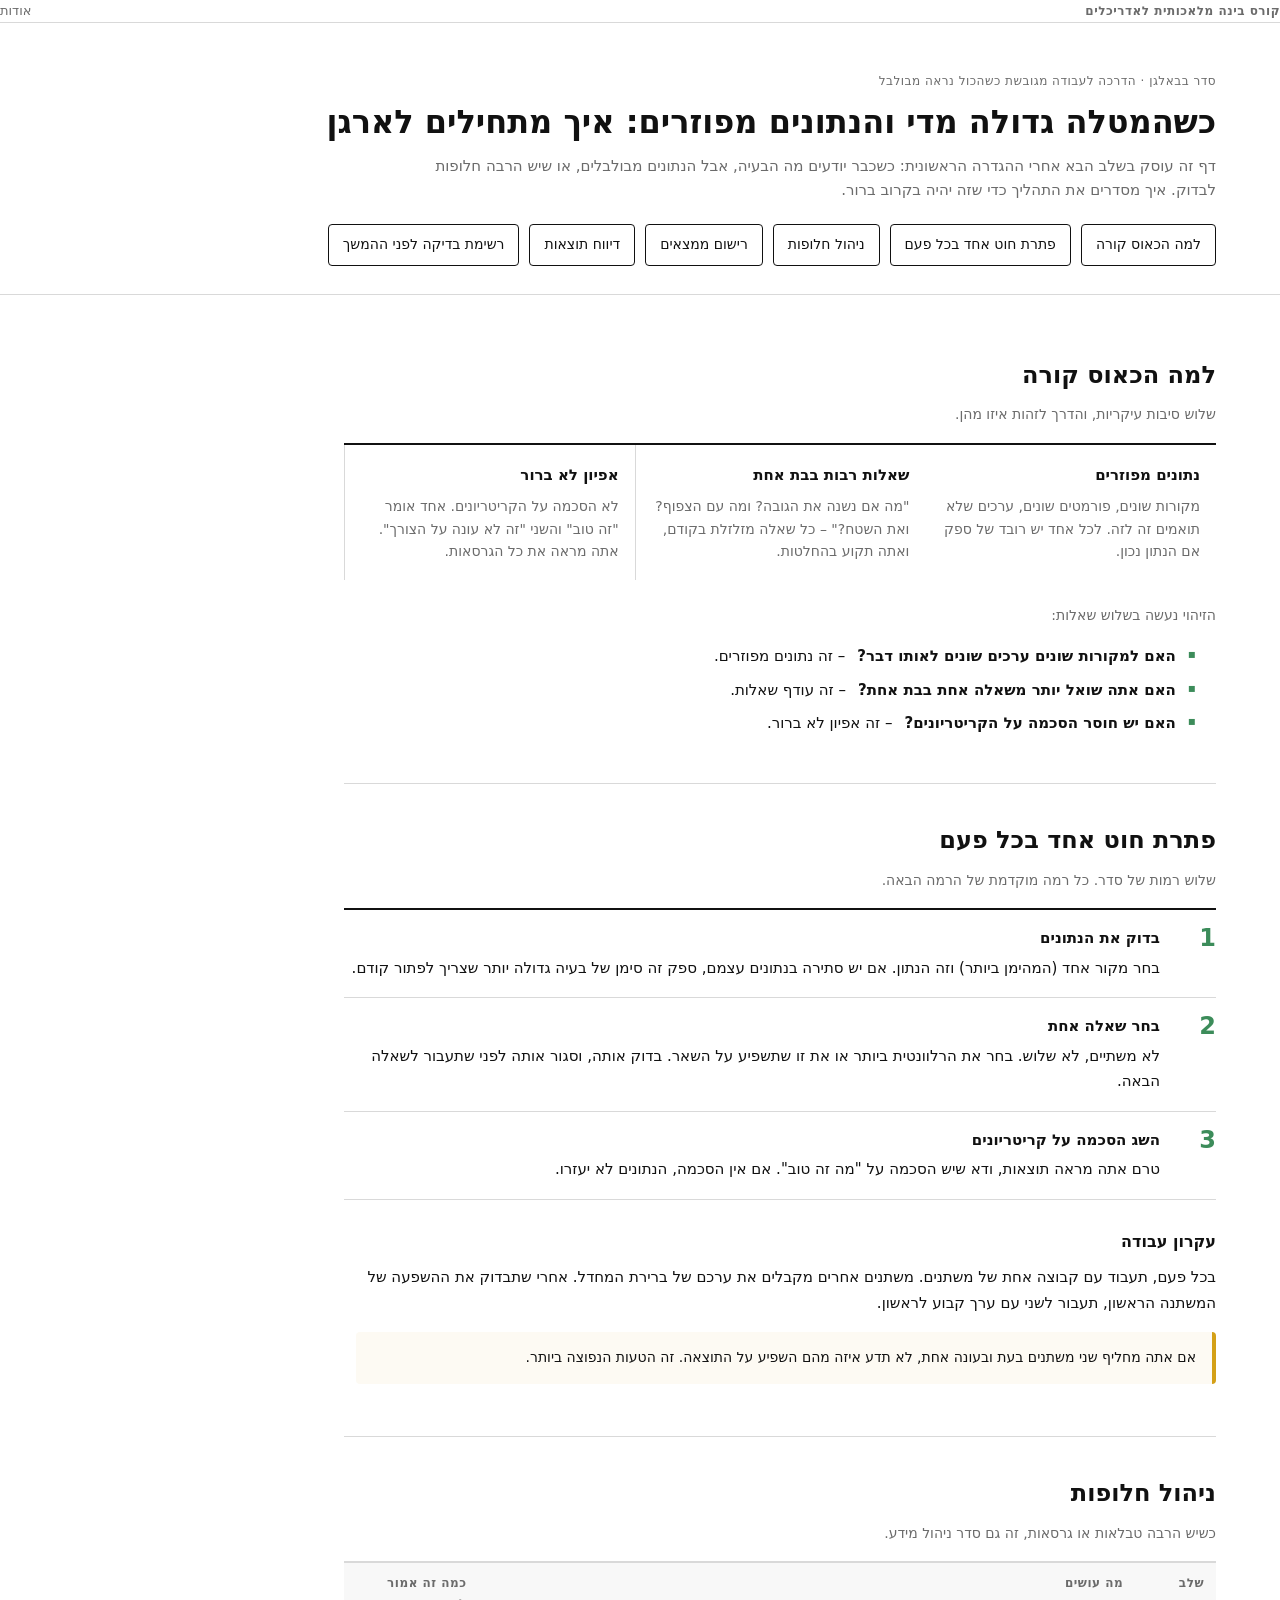
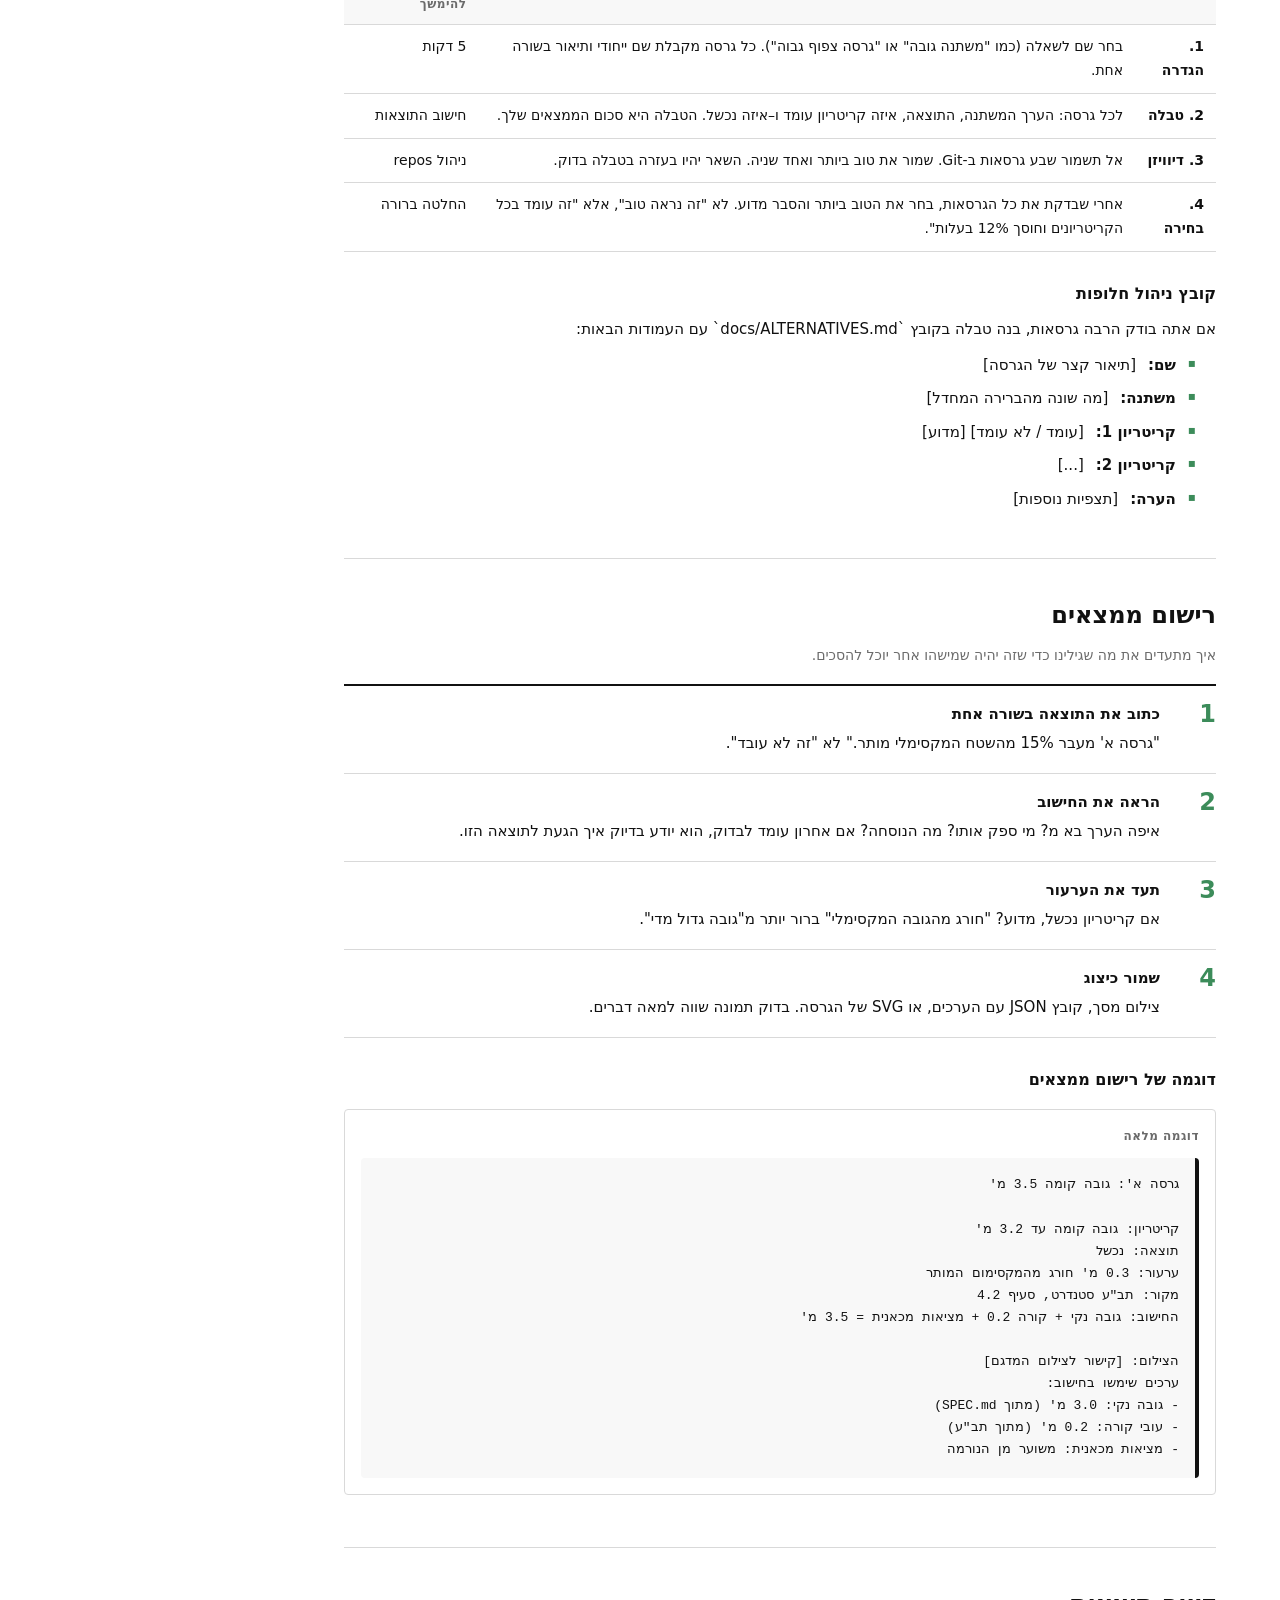
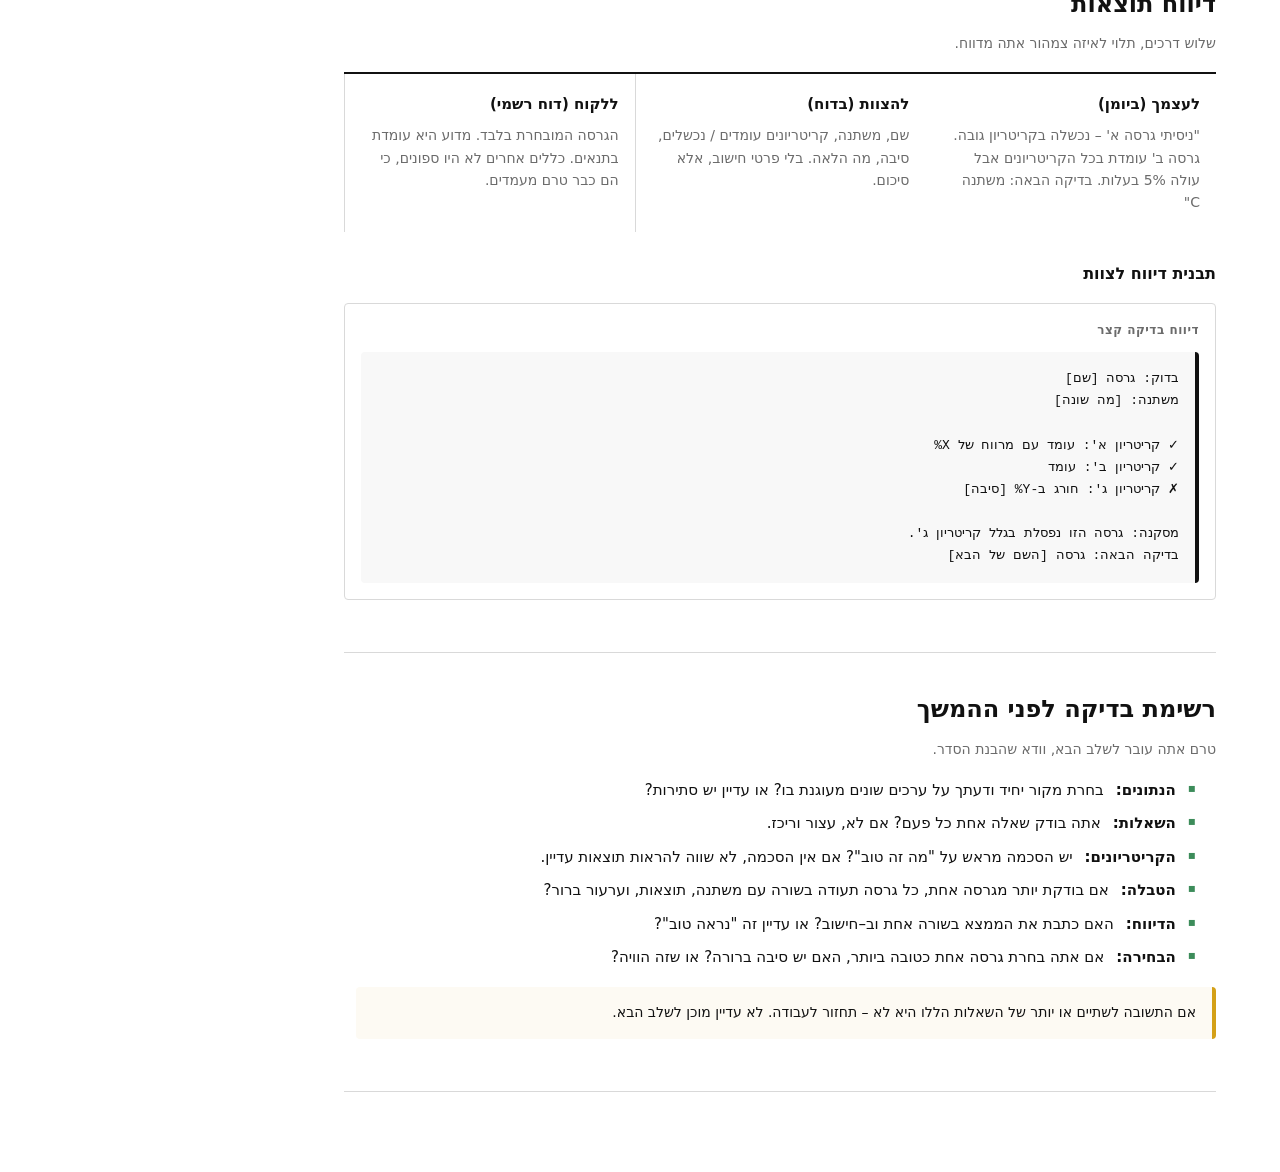
<file: public/order-in-chaos.html>
<!DOCTYPE html>
<html lang="he" dir="rtl">
<head>
<meta charset="utf-8">
<meta name="viewport" content="width=device-width, initial-scale=1">
<title>סדר בבאלגן · הדרכה לעבודה מגובשת כשהכול נראה מבולבל</title>
<style>
:root{
  --ink: #111111;
  --fg-light: #6b6b6b;
  --edge: #d9d9d9;
  --surface: #f8f8f8;
  --ok: #3c8c5a;
  --warn: #d4a017;
  --error: #b83a2e;
  --bg: #ffffff;
  color-scheme: light;
}

@media (prefers-color-scheme: dark) {
  :root:not([data-theme="light"]) {
    --ink: #f5f5f5;
    --fg-light: #a0a0a0;
    --edge: #2a2a2a;
    --surface: #1a1a1a;
    --ok: #5cb584;
    --warn: #e8c547;
    --error: #e57373;
    --bg: #0a0a0a;
    color-scheme: dark;
  }
}

:root[data-theme="dark"] {
  --ink: #f5f5f5;
  --fg-light: #a0a0a0;
  --edge: #2a2a2a;
  --surface: #1a1a1a;
  --ok: #5cb584;
  --warn: #e8c547;
  --error: #e57373;
  --bg: #0a0a0a;
  color-scheme: dark;
}

*{box-sizing:border-box}
html{direction:rtl}
body{margin:0;font-family:system-ui,"Segoe UI",Arial,sans-serif;color:var(--ink);background:var(--bg);line-height:1.7;font-size:15px}
nav.sticky-nav{position:sticky;top:0;z-index:100;background:var(--bg);border-bottom:1px solid var(--edge);padding:var(--space-lg) var(--space-2xl);backdrop-filter:blur(10px);display:flex;justify-content:space-between;align-items:center}
nav.sticky-nav .brand{font-size:12px;font-weight:700;letter-spacing:0.5px;text-transform:uppercase;color:var(--fg-light)}
nav.sticky-nav a{color:var(--fg-light);text-decoration:none;font-size:13px;font-weight:500;transition:color 0.3s}
nav.sticky-nav a:hover{color:var(--ink)}
header{padding:48px 64px 28px;border-bottom:1px solid var(--edge)}
.kicker{color:var(--fg-light);font-size:12px;font-weight:500;letter-spacing:0.5px;text-transform:uppercase}
h1{font-size:32px;margin:12px 0 12px;font-weight:700;line-height:1.2;text-wrap:balance;max-width:900px}
.lead{margin:0;color:var(--fg-light);max-width:820px;line-height:1.6}
nav.toc{display:flex;gap:10px;flex-wrap:wrap;margin-top:22px}
nav.toc a{border:1px solid var(--ink);padding:8px 14px;color:var(--ink);text-decoration:none;font-size:14px;font-weight:500;transition:all 0.2s;border-radius:4px}
nav.toc a:hover{background:var(--ink);color:var(--bg)}
main{padding:24px 64px 80px;max-width:1000px}
section{padding:36px 0;border-bottom:1px solid var(--edge)}
h2{font-size:24px;margin:0 0 8px;font-weight:700;color:var(--ink)}
h3{font-size:16px;margin:28px 0 8px;font-weight:700;color:var(--ink)}
p{margin:10px 0;max-width:860px;color:var(--ink)}
.sub{color:var(--fg-light);font-size:14px;margin:0 0 16px;font-weight:500}
.note{font-size:13px;color:var(--fg-light)}
table{width:100%;border-collapse:collapse;font-size:14px;margin:16px 0;border-top:2px solid var(--edge);border-bottom:1px solid var(--edge)}
th,td{text-align:right;padding:10px 12px;border-bottom:1px solid var(--edge);vertical-align:top}
th{font-size:12px;color:var(--fg-light);font-weight:600;background:var(--surface);text-transform:uppercase;letter-spacing:0.5px}
tr:hover td{background:var(--surface)}
ul.plain{padding-right:20px;margin:10px 0;list-style:none}
ul.plain li{margin:8px 0;color:var(--ink);display:flex;gap:12px}
ul.plain li::before{content:"▪";color:var(--ok);flex-shrink:0;font-size:12px}
.steps{counter-reset:s;border-top:2px solid var(--ink)}
.steps>div{padding:16px 0 16px 0;border-bottom:1px solid var(--edge);display:grid;grid-template-columns:44px 1fr;gap:12px}
.steps>div:before{counter-increment:s;content:counter(s);font-size:24px;font-weight:700;color:var(--ok);line-height:1}
.steps b{display:block;color:var(--ink);font-weight:600;margin-bottom:4px}
.grid3{display:grid;grid-template-columns:repeat(3,1fr);border-top:2px solid var(--ink);gap:0}
.grid3>div{padding:18px 16px;border-left:1px solid var(--edge);background:var(--bg)}
.grid3>div:first-child{border-left:none}
.grid3>div:hover{background:var(--surface)}
.grid3 b{display:block;margin-bottom:8px;color:var(--ink);font-weight:600;font-size:15px}
.grid3 div{color:var(--fg-light);font-size:14px;line-height:1.6}
.warn{border-right:4px solid var(--warn);background:color-mix(in srgb,var(--warn) 5%,transparent);padding:14px 16px;margin:16px 0;max-width:860px;font-size:14px;border-radius:4px}
.block{margin:16px 0;border:1px solid var(--edge);padding:16px;max-width:900px;border-radius:4px;background:var(--bg)}
.block>.lbl{font-size:12px;color:var(--fg-light);margin-bottom:6px;font-weight:600;text-transform:uppercase;letter-spacing:0.5px}
.btn{background:var(--ink);color:var(--bg);border:none;padding:10px 16px;font:inherit;cursor:pointer;font-size:13px;border-radius:4px;font-weight:600;transition:all 0.2s}
.btn:hover{background:var(--ok);color:#fff}
.toast{font-size:12px;color:var(--ok);margin-right:8px}
.toggle{cursor:pointer;display:inline-block;border:1px solid var(--ink);padding:8px 14px;font-size:14px;list-style:none;font-weight:600;border-radius:4px;transition:all 0.2s;background:var(--bg)}
.toggle::-webkit-details-marker{display:none}
.toggle:before{content:"+ ";color:var(--fg-light)}
details[open]>.toggle:before{content:"- "}
details[open]>.toggle{background:var(--ink);color:var(--bg)}
details.pr{margin-top:12px}
details.pr .body{margin-top:12px;color:var(--fg-light)}
pre{background:var(--surface);padding:16px;white-space:pre-wrap;word-wrap:break-word;font-family:Consolas,monospace;font-size:13px;line-height:1.7;margin:12px 0 0;border-right:4px solid var(--ink);border-radius:4px;overflow-x:auto}
pre.ltr{direction:ltr;text-align:left}
code{font-family:Consolas,monospace;font-size:13px;direction:ltr;unicode-bidi:embed;color:var(--error)}
@media (max-width:860px){header,main{padding-left:20px;padding-right:20px}.grid3{grid-template-columns:1fr}.grid3>div{border-left:none;border-bottom:1px solid var(--edge)}}
@media (prefers-reduced-motion:reduce){.toggle{transition:none}}
</style>
</head>
<body>

<nav class="sticky-nav">
  <div class="brand">קורס בינה מלאכותית לאדריכלים</div>
  <a href="about.html">אודות</a>
</nav>

<header>
  <div class="kicker">סדר בבאלגן · הדרכה לעבודה מגובשת כשהכול נראה מבולבל</div>
  <h1>כשהמטלה גדולה מדי והנתונים מפוזרים: איך מתחילים לארגן</h1>
  <p class="lead">דף זה עוסק בשלב הבא אחרי ההגדרה הראשונית: כשכבר יודעים מה הבעיה, אבל הנתונים מבולבלים, או שיש הרבה חלופות לבדוק. איך מסדרים את התהליך כדי שזה יהיה בקרוב ברור.</p>
  <nav class="toc">
    <a href="#why">למה הכאוס קורה</a>
    <a href="#untangle">פתרת חוט אחד בכל פעם</a>
    <a href="#variations">ניהול חלופות</a>
    <a href="#record">רישום ממצאים</a>
    <a href="#communicate">דיווח תוצאות</a>
    <a href="#checklist">רשימת בדיקה לפני ההמשך</a>
  </nav>
</header>

<main>

<section id="why">
  <h2>למה הכאוס קורה</h2>
  <p class="sub">שלוש סיבות עיקריות, והדרך לזהות איזו מהן.</p>
  <div class="grid3">
    <div><b>נתונים מפוזרים</b>מקורות שונים, פורמטים שונים, ערכים שלא תואמים זה לזה. לכל אחד יש רובד של ספק אם הנתון נכון.</div>
    <div><b>שאלות רבות בבת אחת</b>"מה אם נשנה את הגובה? ומה עם הצפוף? ואת השטח?" – כל שאלה מזלזלת בקודם, ואתה תקוע בהחלטות.</div>
    <div><b>אפיון לא ברור</b>לא הסכמה על הקריטריונים. אחד אומר "זה טוב" והשני "זה לא עונה על הצורך". אתה מראה את כל הגרסאות.</div>
  </div>
  <p class="sub" style="margin-top:24px">הזיהוי נעשה בשלוש שאלות:</p>
  <ul class="plain">
    <li><b>האם למקורות שונים ערכים שונים לאותו דבר?</b> – זה נתונים מפוזרים.</li>
    <li><b>האם אתה שואל יותר משאלה אחת בבת אחת?</b> – זה עודף שאלות.</li>
    <li><b>האם יש חוסר הסכמה על הקריטריונים?</b> – זה אפיון לא ברור.</li>
  </ul>
</section>

<section id="untangle">
  <h2>פתרת חוט אחד בכל פעם</h2>
  <p class="sub">שלוש רמות של סדר. כל רמה מוקדמת של הרמה הבאה.</p>
  <div class="steps">
    <div><div><b>בדוק את הנתונים</b>בחר מקור אחד (המהימן ביותר) וזה הנתון. אם יש סתירה בנתונים עצמם, ספק זה סימן של בעיה גדולה יותר שצריך לפתור קודם.</div></div>
    <div><div><b>בחר שאלה אחת</b>לא משתיים, לא שלוש. בחר את הרלוונטית ביותר או את זו שתשפיע על השאר. בדוק אותה, וסגור אותה לפני שתעבור לשאלה הבאה.</div></div>
    <div><div><b>השג הסכמה על קריטריונים</b>טרם אתה מראה תוצאות, ודא שיש הסכמה על "מה זה טוב". אם אין הסכמה, הנתונים לא יעזרו.</div></div>
  </div>
  <h3>עקרון עבודה</h3>
  <p>בכל פעם, תעבוד עם קבוצה אחת של משתנים. משתנים אחרים מקבלים את ערכם של ברירת המחדל. אחרי שתבדוק את ההשפעה של המשתנה הראשון, תעבור לשני עם ערך קבוע לראשון.</p>
  <div class="warn">אם אתה מחליף שני משתנים בעת ובעונה אחת, לא תדע איזה מהם השפיע על התוצאה. זה הטעות הנפוצה ביותר.</div>
</section>

<section id="variations">
  <h2>ניהול חלופות</h2>
  <p class="sub">כשיש הרבה טבלאות או גרסאות, זה גם סדר ניהול מידע.</p>
  <table>
    <thead><tr><th>שלב</th><th>מה עושים</th><th>כמה זה אמור להימשך</th></tr></thead>
    <tbody>
      <tr><td><b>1. הגדרה</b></td><td>בחר שם לשאלה (כמו "משתנה גובה" או "גרסה צפוף גבוה"). כל גרסה מקבלת שם ייחודי ותיאור בשורה אחת.</td><td>5 דקות</td></tr>
      <tr><td><b>2. טבלה</b></td><td>לכל גרסה: הערך המשתנה, התוצאה, איזה קריטריון עומד ו–איזה נכשל. הטבלה היא סכום הממצאים שלך.</td><td>חישוב התוצאות</td></tr>
      <tr><td><b>3. דיוויזן</b></td><td>אל תשמור שבע גרסאות ב-Git. שמור את טוב ביותר ואחד שניה. השאר יהיו בעזרה בטבלה בדוק.</td><td>ניהול repos</td></tr>
      <tr><td><b>4. בחירה</b></td><td>אחרי שבדקת את כל הגרסאות, בחר את הטוב ביותר והסבר מדוע. לא "זה נראה טוב", אלא "זה עומד בכל הקריטריונים וחוסך 12% בעלות".</td><td>החלטה ברורה</td></tr>
    </tbody>
  </table>
  <h3>קובץ ניהול חלופות</h3>
  <p>אם אתה בודק הרבה גרסאות, בנה טבלה בקובץ `docs/ALTERNATIVES.md` עם העמודות הבאות:</p>
  <ul class="plain">
    <li><b>שם:</b> [תיאור קצר של הגרסה]</li>
    <li><b>משתנה:</b> [מה שונה מהברירה המחדל]</li>
    <li><b>קריטריון 1:</b> [עומד / לא עומד] [מדוע]</li>
    <li><b>קריטריון 2:</b> [...]</li>
    <li><b>הערה:</b> [תצפיות נוספות]</li>
  </ul>
</section>

<section id="record">
  <h2>רישום ממצאים</h2>
  <p class="sub">איך מתעדים את מה שגילינו כדי שזה יהיה שמישהו אחר יוכל להסכים.</p>
  <div class="steps">
    <div><div><b>כתוב את התוצאה בשורה אחת</b>"גרסה א' מעבר 15% מהשטח המקסימלי מותר." לא "זה לא עובד".</div></div>
    <div><div><b>הראה את החישוב</b>איפה הערך בא מ? מי ספק אותו? מה הנוסחה? אם אחרון עומד לבדוק, הוא יודע בדיוק איך הגעת לתוצאה הזו.</div></div>
    <div><div><b>תעד את הערעור</b>אם קריטריון נכשל, מדוע? "חורג מהגובה המקסימלי" ברור יותר מ"גובה גדול מדי".</div></div>
    <div><div><b>שמור כיצוג</b>צילום מסך, קובץ JSON עם הערכים, או SVG של הגרסה. בדוק תמונה שווה למאה דברים.</div></div>
  </div>
  <h3>דוגמה של רישום ממצאים</h3>
  <div class="block">
    <div class="lbl">דוגמה מלאה</div>
    <pre>גרסה א': גובה קומה 3.5 מ'

קריטריון: גובה קומה עד 3.2 מ'
תוצאה: נכשל
ערעור: 0.3 מ' חורג מהמקסימום המותר
מקור: תב"ע סטנדרט, סעיף 4.2
החישוב: גובה נקי + קורה 0.2 + מציאות מכאנית = 3.5 מ'

הצילום: [קישור לצילום המדגם]
ערכים שימשו בחישוב:
- גובה נקי: 3.0 מ' (מתוך SPEC.md)
- עובי קורה: 0.2 מ' (מתוך תב"ע)
- מציאות מכאנית: משוער מן הנורמה</pre>
  </div>
</section>

<section id="communicate">
  <h2>דיווח תוצאות</h2>
  <p class="sub">שלוש דרכים, תלוי לאיזה צמהור אתה מדווח.</p>
  <div class="grid3">
    <div><b>לעצמך (ביומן)</b>"ניסיתי גרסה א' – נכשלה בקריטריון גובה. גרסה ב' עומדת בכל הקריטריונים אבל עולה 5% בעלות. בדיקה הבאה: משתנה C"</div>
    <div><b>להצוות (בדוח)</b>שם, משתנה, קריטריונים עומדים / נכשלים, סיבה, מה הלאה. בלי פרטי חישוב, אלא סיכום.</div>
    <div><b>ללקוח (דוח רשמי)</b>הגרסה המובחרת בלבד. מדוע היא עומדת בתנאים. כללים אחרים לא היו ספונים, כי הם כבר טרם מעמדים.</div>
  </div>
  <h3>תבנית דיווח לצוות</h3>
  <div class="block">
    <div class="lbl">דיווח בדיקה קצר</div>
    <pre>בדוק: גרסה [שם]
משתנה: [מה שונה]

✓ קריטריון א': עומד עם מרווח של X%
✓ קריטריון ב': עומד
✗ קריטריון ג': חורג ב-Y% [סיבה]

מסקנה: גרסה הזו נפסלת בגלל קריטריון ג'.
בדיקה הבאה: גרסה [השם של הבא]</pre>
  </div>
</section>

<section id="checklist">
  <h2>רשימת בדיקה לפני ההמשך</h2>
  <p class="sub">טרם אתה עובר לשלב הבא, וודא שהבנת הסדר.</p>
  <ul class="plain">
    <li><b>הנתונים:</b> בחרת מקור יחיד ודעתך על ערכים שונים מעוגנת בו? או עדיין יש סתירות?</li>
    <li><b>השאלות:</b> אתה בודק שאלה אחת כל פעם? אם לא, עצור וריכז.</li>
    <li><b>הקריטריונים:</b> יש הסכמה מראש על "מה זה טוב"? אם אין הסכמה, לא שווה להראות תוצאות עדיין.</li>
    <li><b>הטבלה:</b> אם בודקת יותר מגרסה אחת, כל גרסה תעודה בשורה עם משתנה, תוצאות, וערעור ברור?</li>
    <li><b>הדיווח:</b> האם כתבת את הממצא בשורה אחת וב–חישוב? או עדיין זה "נראה טוב"?</li>
    <li><b>הבחירה:</b> אם אתה בחרת גרסה אחת כטובה ביותר, האם יש סיבה ברורה? או שזה הוויה?</li>
  </ul>
  <div class="warn">אם התשובה לשתיים או יותר של השאלות הללו היא לא – תחזור לעבודה. לא עדיין מוכן לשלב הבא.</div>
</section>

</main>

<script>
function flash(btn,ok){
  const toast=btn.parentElement.querySelector(".toast");
  toast.textContent=ok?"הועתק":"ההעתקה נחסמה בתצוגה הזו";
  setTimeout(()=>toast.textContent="",2000);
}
function copyText(id,btn){
  const text=document.getElementById(id).textContent;
  const fallback=()=>{
    const ta=document.createElement("textarea");ta.value=text;ta.style.position="fixed";ta.style.opacity="0";
    document.body.appendChild(ta);ta.select();let ok=false;
    try{ok=document.execCommand("copy");}catch(e){ok=false;}
    ta.remove();flash(btn,ok);
  };
  if(navigator.clipboard){navigator.clipboard.writeText(text).then(()=>flash(btn,true),fallback);}
  else fallback();
}
</script>
</body>
</html>
</file>
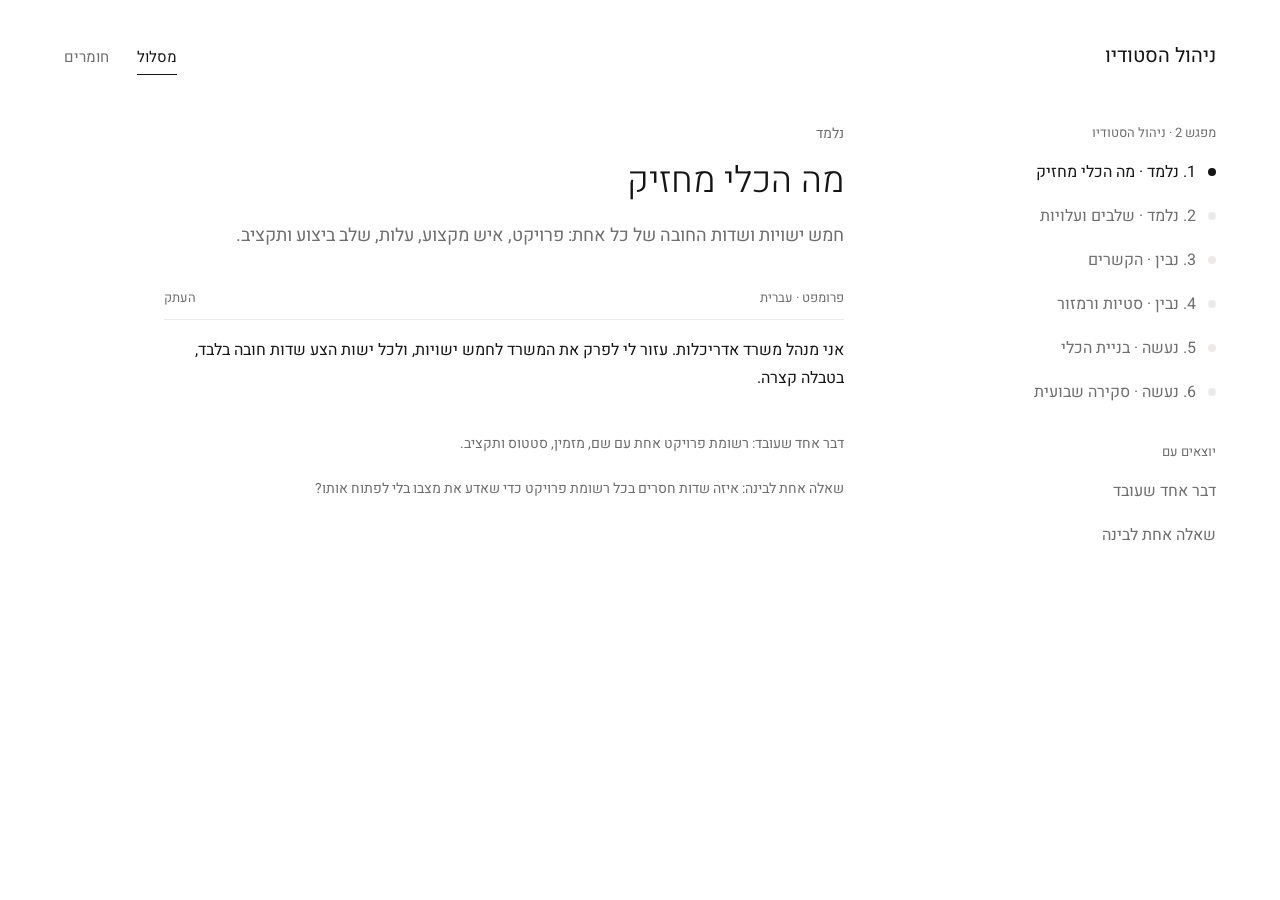
<file: public/session-b.html>
<!DOCTYPE html>
<html>
<head>
  <meta charset="utf-8">
<!--
Some of the files packed into this page (the "__bundler/manifest" data in this file, unpacked by the page’s script when it opens) are font files downloaded unchanged from Google Fonts (fonts.gstatic.com) when the page was saved. Google Fonts serves each family in pieces, one file per range of characters, so these may not be complete families. Each family’s license follows and still applies to its files. If you pass this file on, keep this comment in it.

Heebo

Copyright 2014 The Heebo Project Authors (https://github.com/OdedEzer/heebo)

This Font Software is licensed under the SIL Open Font License, Version 1.1.
This license is copied below, and is also available with a FAQ at:
https://scripts.sil.org/OFL


-----------------------------------------------------------
SIL OPEN FONT LICENSE Version 1.1 - 26 February 2007
-----------------------------------------------------------

PREAMBLE
The goals of the Open Font License (OFL) are to stimulate worldwide
development of collaborative font projects, to support the font creation
efforts of academic and linguistic communities, and to provide a free and
open framework in which fonts may be shared and improved in partnership
with others.

The OFL allows the licensed fonts to be used, studied, modified and
redistributed freely as long as they are not sold by themselves. The
fonts, including any derivative works, can be bundled, embedded,
redistributed and/or sold with any software provided that any reserved
names are not used by derivative works. The fonts and derivatives,
however, cannot be released under any other type of license. The
requirement for fonts to remain under this license does not apply
to any document created using the fonts or their derivatives.

DEFINITIONS
"Font Software" refers to the set of files released by the Copyright
Holder(s) under this license and clearly marked as such. This may
include source files, build scripts and documentation.

"Reserved Font Name" refers to any names specified as such after the
copyright statement(s).

"Original Version" refers to the collection of Font Software components as
distributed by the Copyright Holder(s).

"Modified Version" refers to any derivative made by adding to, deleting,
or substituting -- in part or in whole -- any of the components of the
Original Version, by changing formats or by porting the Font Software to a
new environment.

"Author" refers to any designer, engineer, programmer, technical
writer or other person who contributed to the Font Software.

PERMISSION & CONDITIONS
Permission is hereby granted, free of charge, to any person obtaining
a copy of the Font Software, to use, study, copy, merge, embed, modify,
redistribute, and sell modified and unmodified copies of the Font
Software, subject to the following conditions:

1) Neither the Font Software nor any of its individual components,
in Original or Modified Versions, may be sold by itself.

2) Original or Modified Versions of the Font Software may be bundled,
redistributed and/or sold with any software, provided that each copy
contains the above copyright notice and this license. These can be
included either as stand-alone text files, human-readable headers or
in the appropriate machine-readable metadata fields within text or
binary files as long as those fields can be easily viewed by the user.

3) No Modified Version of the Font Software may use the Reserved Font
Name(s) unless explicit written permission is granted by the corresponding
Copyright Holder. This restriction only applies to the primary font name as
presented to the users.

4) The name(s) of the Copyright Holder(s) or the Author(s) of the Font
Software shall not be used to promote, endorse or advertise any
Modified Version, except to acknowledge the contribution(s) of the
Copyright Holder(s) and the Author(s) or with their explicit written
permission.

5) The Font Software, modified or unmodified, in part or in whole,
must be distributed entirely under this license, and must not be
distributed under any other license. The requirement for fonts to
remain under this license does not apply to any document created
using the Font Software.

TERMINATION
This license becomes null and void if any of the above conditions are
not met.

DISCLAIMER
THE FONT SOFTWARE IS PROVIDED "AS IS", WITHOUT WARRANTY OF ANY KIND,
EXPRESS OR IMPLIED, INCLUDING BUT NOT LIMITED TO ANY WARRANTIES OF
MERCHANTABILITY, FITNESS FOR A PARTICULAR PURPOSE AND NONINFRINGEMENT
OF COPYRIGHT, PATENT, TRADEMARK, OR OTHER RIGHT. IN NO EVENT SHALL THE
COPYRIGHT HOLDER BE LIABLE FOR ANY CLAIM, DAMAGES OR OTHER LIABILITY,
INCLUDING ANY GENERAL, SPECIAL, INDIRECT, INCIDENTAL, OR CONSEQUENTIAL
DAMAGES, WHETHER IN AN ACTION OF CONTRACT, TORT OR OTHERWISE, ARISING
FROM, OUT OF THE USE OR INABILITY TO USE THE FONT SOFTWARE OR FROM
OTHER DEALINGS IN THE FONT SOFTWARE.

-->
  <title>מפגש ב · ניהול הסטודיו</title>
  <style>
    :root {
      --bg: #ffffff; --bg-alt: #fafafa; --fg: #0f0f0f; --fg-secondary: #555555; --fg-tertiary: #888888;
      --edge: #e0e0e0; --accent-primary: #2d7a4a; --accent-secondary: #d4a017; --accent-tertiary: #b83a2e;
      --space-xs: 4px; --space-sm: 8px; --space-md: 12px; --space-lg: 16px; --space-xl: 24px; --space-2xl: 32px; --space-3xl: 48px;
      color-scheme: light;
    }
    @media (prefers-color-scheme: dark) {
      :root:not([data-theme="light"]) {
        --bg: #0d0d0d; --bg-alt: #1a1a1a; --fg: #f5f5f5; --fg-secondary: #aaaaaa; --fg-tertiary: #777777;
        --edge: #2a2a2a; --accent-primary: #5ed47d; --accent-secondary: #e8b923; color-scheme: dark;
      }
    }
    * { margin: 0; padding: 0; box-sizing: border-box; }
    html { direction: rtl; }
    body { background: var(--bg); display: flex; flex-direction: column; min-height: 100vh; font-family: -apple-system, BlinkMacSystemFont, sans-serif; color: var(--fg); }
    nav.sticky-nav { position: sticky; top: 0; z-index: 100; background: var(--bg); border-bottom: 1px solid var(--edge); padding: var(--space-lg) var(--space-2xl); backdrop-filter: blur(10px); display: flex; justify-content: space-between; align-items: center; }
    nav.sticky-nav .brand { font-size: 12px; font-weight: 700; letter-spacing: 0.5px; text-transform: uppercase; color: var(--fg-tertiary); }
    nav.sticky-nav a { color: var(--fg-secondary); text-decoration: none; font-size: 13px; font-weight: 500; transition: color 0.3s; }
    nav.sticky-nav a:hover { color: var(--fg); }
    #__bundler_placeholder, #__bundler_loading { color: var(--fg-secondary); font-size: 14px; }
    #__bundler_loading { position: fixed; bottom: 20px; right: 20px; font: 13px/1.4 -apple-system, BlinkMacSystemFont, sans-serif; background: var(--bg-alt); padding: 8px 14px; border-radius: 8px; box-shadow: 0 1px 4px rgba(0,0,0,0.12); z-index: 10000; }
    #__bundler_thumbnail { position: fixed; inset: 0; width: 100%; height: 100%; display: flex; align-items: center; justify-content: center; background: var(--bg); z-index: 9999; }
    #__bundler_thumbnail svg { width: 100%; height: 100%; object-fit: contain; }
    footer { margin-top: auto; padding: var(--space-3xl) var(--space-2xl); border-top: 1px solid var(--edge); background: var(--bg-alt); text-align: center; color: var(--fg-tertiary); font-size: 13px; }
    footer p { margin: var(--space-md) 0; }
    footer a { color: var(--accent-primary); text-decoration: none; transition: opacity 0.2s; }
    footer a:hover { opacity: 0.8; }
  </style>
  <noscript>
    <style>#__bundler_loading { display: none; }</style>
    <div style="position:fixed;bottom:12px;left:12px;font:13px/1.4 -apple-system,BlinkMacSystemFont,sans-serif;color:#999;background:rgba(255,255,255,0.9);padding:6px 12px;border-radius:6px;box-shadow:0 1px 4px rgba(0,0,0,0.08);z-index:10000;">
      This page requires JavaScript to display.
    </div>
  </noscript>
</head>
<body>
  <nav class="sticky-nav">
    <div class="brand">קורס בינה מלאכותית לאדריכלים</div>
    <a href="about.html">אודות</a>
  </nav>

  <div id="__bundler_placeholder">Loading מפגש ב · ניהול הסטודיו...</div>
  <div id="__bundler_loading">Unpacking...</div>

  <footer id="__bundler_footer">
    <p>דפים אלה נכתבו עבור סטודנטים בקורס. הם משתדרגים עם כל גרסה של Claude Code וכלים נלווים.</p>
    <p>© 2026 ענת שטרן. <a href="about.html">אודות הקורס</a></p>
  </footer>

  <script>
    
document.addEventListener('DOMContentLoaded', async function() {
  const loading = document.getElementById('__bundler_loading');
  function setStatus(msg) { if (loading) loading.textContent = msg; }

  const FONT_MIME = /^(font[/]|application[/](x-)?font-|application[/]vnd\.ms-fontobject)/i;
  const MIME_TOKEN = /^[\w.+-]+[/][\w.+-]+$/;
  function toBase64(bytes) {
    let bin = '';
    for (let i = 0; i < bytes.length; i += 0x8000) {
      bin += String.fromCharCode.apply(null, bytes.subarray(i, i + 0x8000));
    }
    return btoa(bin);
  }

  // Error sink persists across replaceWith since it's on window, not the DOM.
  window.addEventListener('error', function(e) {
    // Failed resource loads (CSP-blocked links, scripts, images) fire plain
    // events at the element — warn only; real JS errors carry message/error.
    if (!e.message && !e.error && e.target && e.target !== window) {
      console.warn('[bundle] resource failed to load:',
        e.target.tagName, String(e.target.src || e.target.href || ''));
      return;
    }
    var p = document.body || document.documentElement;
    var d = document.getElementById('__bundler_err') || p.appendChild(document.createElement('div'));
    d.id = '__bundler_err';
    d.style.cssText = 'position:fixed;bottom:12px;left:12px;right:12px;font:12px/1.4 ui-monospace,monospace;background:#2a1215;color:#ff8a80;padding:10px 14px;border-radius:8px;border:1px solid #5c2b2e;z-index:99999;white-space:pre-wrap;max-height:40vh;overflow:auto';
    d.textContent = (d.textContent ? d.textContent + String.fromCharCode(10) : '') +
      '[bundle] ' + (e.message || e.type) +
      (e.filename ? ' (' + e.filename.slice(0, 60) + ':' + e.lineno + ')' : '');
  }, true);

  try {
    const manifestEl = document.querySelector('script[type="__bundler/manifest"]');
    const templateEl = document.querySelector('script[type="__bundler/template"]');
    if (!manifestEl || !templateEl) {
      setStatus('Error: missing bundle data');
      console.error('[bundler] Missing script tags — manifestEl:', !!manifestEl, 'templateEl:', !!templateEl);
      return;
    }

    const manifest = JSON.parse(manifestEl.textContent);
    let template = JSON.parse(templateEl.textContent);

    // Nested page bundles (iframe targets). Each ships ONCE, in the ROOT
    // document's manifest; frame srcs carry an about:blank#<uuid> marker
    // instead of a substitutable uuid. Every document mints the blobs for
    // its OWN frames — from local text at the root, or text obtained from
    // its DIRECT parent over the relay protocol below — so each frame
    // navigation stays same-origin with its initiator and a deduped page
    // loads at any depth on any host, including a file:// download's
    // opaque origins (where a blob minted by one document cannot be
    // navigated to by another).
    const pageOrderEl = document.querySelector('script[type="__bundler/page_order"]');
    const pageOrder = pageOrderEl ? JSON.parse(pageOrderEl.textContent) : [];
    const pageSet = new Set(pageOrder);
    const pageTexts = {};

    // ── Nested-page text protocol (parent-chain relay) ──
    // Page bundles ship once, in the ROOT document's manifest. Every
    // document mints the blobs for its OWN frames, obtaining page text
    // through a strict parent-chain relay: a document only ever SENDS to
    // its direct parent (which, for every document the publisher's own
    // runtime minted, is another publisher document) and only ACCEPTS
    // text from that direct parent; requests from below are honored only
    // for the document's own child frames, and the ROOT never sends
    // upward at all. That last rule is load-bearing: the artifact host's
    // frame-ancestors allows claude.ai (and friends) to frame an
    // artifact, so window.top can be a FOREIGN document — a top-addressed
    // protocol would hand page uuids to that ancestor and accept forged
    // "page text" from it, minting attacker HTML as an artifact-origin
    // blob document. The chain never touches the ancestor: requests stop
    // at the root, replies are origin-addressed per hop (never '*' when
    // an origin exists), and both directions are origin-gated (on https
    // a foreign sender's origin can never equal this document's; in
    // opaque contexts — file:// — everything serializes as 'null', where
    // an embedded EXTERNAL frame still fails the gate by carrying its
    // own real origin, and a sandboxed child of such a frame is excluded
    // by the own-child-frames check plus uuid unguessability). Shape is
    // deny-by-default: one request form, one reply form, no error
    // replies.
    // window.origin is the SERIALIZED SECURITY origin ('null' in opaque
    // contexts such as a sandboxed preview iframe) — location.origin is
    // computed from the URL and stays 'https://…' even when the document
    // is sandboxed, which would misgate every opaque chain.
    const OWN_TARGET = /^https?:[/][/]/.test(window.origin || '')
      ? window.origin
      : '*';
    function trustedOrigin(e) {
      if (e.origin === window.origin) return true; // https chains; opaque==opaque
      // file:// trees: Chrome serializes the file document's origin as
      // 'file://' while the blob: documents it mints serialize as 'null',
      // so the two legitimate shapes can never string-match — accept the
      // pair in both directions. https origins never serialize as either,
      // and sender identity (own child frame / direct parent) is checked
      // separately.
      return (
        (e.origin === 'null' &&
          (window.origin === 'file://' ||
            window.location.protocol === 'file:')) ||
        (/^file:/.test(e.origin) && window.origin === 'null')
      );
    }
    // Non-empty only in the root document (nested bundles ship an empty
    // island), so it doubles as the root marker: the root answers from
    // local text and treats a miss as authoritative — never relaying to
    // its (possibly foreign) parent.
    const isPageRoot = pageOrder.length > 0;
    const blobUrls = {};
    const resourceBlobs = {};
    const UUID_SHAPE = /^[0-9a-f]{8}-[0-9a-f]{4}-[0-9a-f]{4}-[0-9a-f]{4}-[0-9a-f]{12}$/;
    const pendingFrames = {}; // uuid -> [{el, frag}] awaiting text for own frames
    const pendingRelays = {}; // uuid -> [childWindow] awaiting text to pass down
    function mountPage(el, frag, text) {
      const pageBlob = new Blob([text], { type: 'text/html' });
      const u = URL.createObjectURL(pageBlob);
      resourceBlobs[u] = pageBlob;
      el.src = u + frag;
    }
    function deliverPage(uuid, text) {
      const frames = pendingFrames[uuid];
      delete pendingFrames[uuid];
      if (frames) for (const f of frames) mountPage(f.el, f.frag, text);
      const relays = pendingRelays[uuid];
      delete pendingRelays[uuid];
      if (relays) {
        for (const cw of relays) {
          try { cw.postMessage({ __bundler_page: uuid, __bundler_text: text }, OWN_TARGET); } catch (err) { /* gone */ }
        }
      }
    }
    function ownFrameWindows() {
      const out = [];
      for (const f of Array.from(document.querySelectorAll('iframe'))) {
        try { if (f.contentWindow) out.push(f.contentWindow); } catch (err) { /* detached */ }
      }
      return out;
    }
    window.addEventListener('message', function (e) {
      const d = e.data;
      if (!d || typeof d !== 'object' || !e.source) return;
      // Origin gate first; the structural checks below (own-child-frames
      // for requests, direct-parent + solicited-uuid for replies, the
      // root's never-relay rule) are what hold in fully opaque chains
      // where origin strings can't discriminate — a sandboxed root's
      // FOREIGN wrapper still fails all three even though both serialize
      // as real-vs-'null' rather than matching.
      if (!trustedOrigin(e)) return;
      if (typeof d.__bundler_need === 'string' && UUID_SHAPE.test(d.__bundler_need)) {
        // Requests are honored only for this document's own child frames.
        if (ownFrameWindows().indexOf(e.source) < 0) return;
        const uuid = d.__bundler_need;
        const text = pageTexts[uuid];
        if (typeof text === 'string') {
          try { e.source.postMessage({ __bundler_page: uuid, __bundler_text: text }, OWN_TARGET); } catch (err) { /* gone */ }
          return;
        }
        if (isPageRoot || window.parent === window) return; // authoritative miss
        const waiting = pendingRelays[uuid];
        if (waiting) {
          if (waiting.indexOf(e.source) < 0) waiting.push(e.source);
          return;
        }
        // Never-answered uuids would otherwise accumulate forever under a
        // request spray; past the cap (far above any real page count) new
        // relays are dropped rather than remembered.
        if (Object.keys(pendingRelays).length >= 128) return;
        pendingRelays[uuid] = [e.source];
        window.parent.postMessage({ __bundler_need: uuid }, OWN_TARGET);
      } else if (
        typeof d.__bundler_page === 'string' &&
        UUID_SHAPE.test(d.__bundler_page) &&
        typeof d.__bundler_text === 'string'
      ) {
        // The shape test is load-bearing beyond tidiness: the solicited
        // check below uses the in operator, which matches prototype keys
        // ('__proto__', 'constructor') — an unshaped key would reach
        // deliverPage and throw, painting the error banner.
        // Text is accepted only from the direct parent — the document
        // that minted this one.
        if (e.source !== window.parent || window.parent === window) return;
        if (!(d.__bundler_page in pendingFrames) && !(d.__bundler_page in pendingRelays)) return;
        deliverPage(d.__bundler_page, d.__bundler_text);
      }
    });

    const uuids = Object.keys(manifest);
    setStatus('Unpacking ' + uuids.length + ' assets...');

    await Promise.all(uuids.map(async (uuid) => {
      const entry = manifest[uuid];
      try {
        const binaryStr = atob(entry.data);
        const bytes = new Uint8Array(binaryStr.length);
        for (let i = 0; i < binaryStr.length; i++) bytes[i] = binaryStr.charCodeAt(i);

        let finalBytes = bytes;
        if (entry.compressed) {
          if (typeof DecompressionStream !== 'undefined') {
            const ds = new DecompressionStream('gzip');
            const writer = ds.writable.getWriter();
            const reader = ds.readable.getReader();
            writer.write(bytes);
            writer.close();
            const chunks = [];
            let totalLen = 0;
            while (true) {
              const { done, value } = await reader.read();
              if (done) break;
              chunks.push(value);
              totalLen += value.length;
            }
            finalBytes = new Uint8Array(totalLen);
            let offset = 0;
            for (const chunk of chunks) { finalBytes.set(chunk, offset); offset += chunk.length; }
          } else {
            console.warn('DecompressionStream not available, asset ' + uuid + ' may not render');
          }
        }

        if (pageSet.has(uuid)) {
          pageTexts[uuid] = new TextDecoder().decode(finalBytes);
          return;
        }
        if (FONT_MIME.test(entry.mime) && MIME_TOKEN.test(entry.mime)) {
          // Strict artifact hosts allow font-src data: but not blob:.
          blobUrls[uuid] = 'data:' + entry.mime + ';base64,' +
            (entry.compressed ? toBase64(finalBytes) : entry.data);
        } else {
          const blob = new Blob([finalBytes], { type: entry.mime });
          blobUrls[uuid] = URL.createObjectURL(blob);
          resourceBlobs[blobUrls[uuid]] = blob;
        }
      } catch (err) {
        console.error('Failed to decode asset ' + uuid + ':', err);
        const blob = new Blob([], { type: entry.mime });
        blobUrls[uuid] = URL.createObjectURL(blob);
        resourceBlobs[blobUrls[uuid]] = blob;
      }
    }));

    const extResEl = document.querySelector('script[type="__bundler/ext_resources"]');
    const extResources = extResEl ? JSON.parse(extResEl.textContent) : [];
    const resourceMap = {};
    for (const entry of extResources) {
      if (blobUrls[entry.uuid]) resourceMap[entry.id] = blobUrls[entry.uuid];
    }

    // Artifact-host CSP (connect-src 'self') refuses fetch() of blob: URLs —
    // consumers read these Blobs directly. Survives the swap like the error sink.
    window.__resourceBlobs = resourceBlobs;

    setStatus('Rendering...');
    // Page uuids have no blob here — they ride inside about:blank#<uuid>
    // frame markers the pass below resolves after the swap.
    for (const uuid of uuids) {
      if (pageSet.has(uuid)) continue;
      template = template.split(uuid).join(blobUrls[uuid]);
    }

    // Strip integrity + crossorigin — blob URLs from a file:// document inherit
    // a null origin, so crossorigin forces a CORS fetch that SRI then rejects.
    // The manifest bytes are ours; SRI protects against CDN compromise, not this.
    // appifacts: only on tags now pointing at OUR blob: URLs. A reference the
    // bundler left live-fetched (an absolute x-import, a runtime dependency it
    // could not embed, an authored external script) keeps the pin it was
    // written with: that fetch is exactly what SRI protects. (A crossorigin
    // on a parent whose child carries the blob — <video crossorigin><source>
    // — is left alone too; the attribute is then the author's to drop.)
    template = template.replace(/<[a-z][^>]*>/gi, (tag) => /\s(?:src|href|srcset|poster|data|xlink:href)="blob:/i.test(tag) ? tag.replace(/\s+integrity="[^"]*"/gi, '').replace(/\s+crossorigin="[^"]*"/gi, '') : tag);

    const resourceScript = '<script>window.__resources = ' +
      JSON.stringify(resourceMap).replace(/<\//g, '<\\/') +
      ';</' + 'script>';
    // Inject after <head> so the DOCTYPE stays first; prepending the script
    // would push the parser into quirks mode. DOMParser always emits a <head>
    // (synthesizing one if the source HTML omitted it) but may carry
    // attributes through, so match the full opening tag. slice() rather than
    // replace() keeps us clear of $-pattern substitution in resourceScript.
    const headOpen = template.match(/<head[^>]*>/i);
    if (headOpen) {
      const i = headOpen.index + headOpen[0].length;
      template = template.slice(0, i) + resourceScript + template.slice(i);
    }

    // Parse the template and swap the root element. Scripts inserted via
    // DOMParser/replaceWith are inert per spec — re-create each with
    // createElement so they execute, awaiting onload for src scripts to
    // preserve ordering (React before ReactDOM before Babel before text/babel).
    const doc = new DOMParser().parseFromString(template, 'text/html');
    document.documentElement.replaceWith(doc.documentElement);

    // Resolve page-frame markers: mint this document's own blob for each
    // framed page — from local text when this is the root, otherwise by
    // asking the direct parent over the relay protocol above. An
    // unanswered request leaves the frame on about:blank, the same
    // degraded state as a refused embed.
    {
      const MARKER = /^about:blank#([0-9a-f]{8}-[0-9a-f]{4}-[0-9a-f]{4}-[0-9a-f]{4}-[0-9a-f]{12})(#.*)?$/;
      const needed = [];
      for (const el of Array.from(document.querySelectorAll('iframe'))) {
        const m = MARKER.exec(el.getAttribute('src') || '');
        if (!m) continue;
        const text = pageTexts[m[1]];
        if (typeof text === 'string') {
          mountPage(el, m[2] || '', text);
        } else if (window.parent !== window && !isPageRoot) {
          const had = pendingFrames[m[1]];
          (pendingFrames[m[1]] = had || []).push({ el: el, frag: m[2] || '' });
          if (!had) needed.push(m[1]);
        }
      }
      for (const uuid of needed) {
        window.parent.postMessage({ __bundler_need: uuid }, OWN_TARGET);
      }
    }

    const dead = Array.from(document.scripts);
    for (const old of dead) {
      const s = document.createElement('script');
      for (const a of old.attributes) s.setAttribute(a.name, a.value);
      s.textContent = old.textContent;
      // text/babel scripts with a src: read and inline. transformScriptTags
      // does XHR against the src, but blob:null/ from a file:// origin is
      // silently dropped. Inlining makes it a plain inline babel script,
      // which transformScriptTags handles unconditionally.
      if ((s.type === 'text/babel' || s.type === 'text/jsx') && s.src) {
        const pre = resourceBlobs[s.src.split('#')[0]];
        s.textContent = pre ? await pre.text() : await (await fetch(s.src)).text();
        s.removeAttribute('src');
      }
      const p = s.src ? new Promise(function(r) { s.onload = s.onerror = r; }) : null;
      old.replaceWith(s);
      if (p) await p;
    }
    // Babel standalone auto-transforms type=text/babel on DOMContentLoaded,
    // which fired before we swapped the document. Trigger manually if present.
    if (window.Babel && typeof window.Babel.transformScriptTags === 'function') {
      window.Babel.transformScriptTags();
    }
  } catch (err) {
    setStatus('Error unpacking: ' + err.message);
    console.error('Bundle unpack error:', err);
  }
});

  </script>

  <script type="__bundler/manifest">
{"e7be8ed8-d6cc-4fce-8c19-89d9c8fdb4d0":{"mime":"text/javascript","compressed":true,"data":"H4sIAAAAAAAACqV9a3fbNtLw9+dXUNysQlgQLTmXtpRhbuq4bdo4SeOkl5VVhyIhiTFFqgQkW5X4398zuBGU5F72PT2NRQAEgcFgMHccHzvfXry5eP/iw8VLZ1IWcyeJu+Uy5+mcHrMyPj7yOXO6TlI4ecEdmqTcd97T8TLNEucu5TPn03iZO+LZ5+yT4zFKHT6jziKKb6Mpdd5fvHh5eeFMilIUs2JZxrRb5NnaKWmcLijy/89dMuowXqYxdweeh8jZZhWVziUnb8efacz9hE7SnL4riwUt+Rp/4MTjOMcUkbPcSXOHh5dclGxovpzTMhpnNGj1cFzkk3S6NM93Zcr171WULWlAKxTwYT4iFH+oO/0AvfH1ghYTJ28Rl63n4yJzw7zjugE0GUyWeczTIndee2gTFznjDid3aZ4Ud/57GsV8kE68Fkd8VhZ3Tk7vnIuyLErPreEbOHZ7J2UCxNEqSjMYo7Om3EWDkvJlmTu8qr/IH/jky7eX//SrL99e/uWHYSleEM/[base64]/52NjpC4dmxT+9p7PE/n3kWMf4qT+j924nnnh5DL2cSWJQQ0u1vt/QUhprQ+wM9FIT7LEtj6qk2nXzYG/kZzad8hinCjABSvHx7+S4qGS095C/gxzdlMb/iZZpPPY5dmPbxjM8zF/3TlUgNbCJYCfa/rEQB8GftNnsA/vY3avh/DeCX2K86lK3hG+YFeKgGGeVOPuDlepOT76/evpEw8Diq4ojHs81fvF+J9dtuLfpQCDLlbrcvyjJa+ykTf70c/eVY9MrnuCDUf6Qq223VeV1EzFfCulD2WJJNNZgUpSc7Y04xcRThvKVr5lGE2LA3ahHiPnLbba8cshGhQzYysJfDs98pkcKasGwOu7Bg/k7gvAAnESukgJrQuEjox/evzov5osiBRuQauJX8pJf7bJGl3HOPXeQvioWHtlv3fVFwF/klXWRRTL3jaz+Jr31AxUdb+Td8dIxd17QVxOklJ5/+z3Ecx2dxV7w5K7KElptxFN9Oy2KZJ0FcZEXZnaf3Xpo7rJyOcbwsS5rzc6hwvvw35mWUs0UEZWggunOccVEmtAz6i3uHFVmaOH/RzbPen/XTLaMkXbLgZHE/GBf3XZb+kebTQFWOi/tBsaLlJCvuglmaJDSvxOv/uaXrSRnNKXNY3GWzNKeb3r+tyXUXBUthQYJ+r/dvGEQFPw62UPWyZwAowAx2Mi9pNE/z6S4Q8Z+3THNOywX8mqeMpfl0Yz5V0izi6YoaIPzt1Xj2p1AULwdWg78/mSAY00lR0n86Kf0e0HegRsHjx3pQZrrRmBXZktNBmjPKg95gUYh+unRFc86CvMgPgSJLcxqV3SngBmyUr3oJneJyOo68k/4XuN//Cn/5Be4h5+TZv1Xx0y/wyckzfNLvY/+rZ8h58sW/D73w/Mm/0f4HAeto8BQQBZBkEOXpPBIT0Mjl9P2nzKERo06aT9I85fQfQDjns248S7PEyztfASXaaYD+5zU42PNeM9P/pp7ZA6D/ZzShOkRiuhT4q80iShIY4tPFvfPl4n4wKXIe9PuL++O+/9RZpt15kRdsEcUUm196QBKd/2IsX+wSlruiTLrjkka3gfi3CwX1EPe3ZZKyRRatgzQHjOuOsyK+HdylCZ8FJ3Q+mNF0OuNBn853iZAe54qWPI2jrBtl6TQP4GzujgvOi/nAgqnEw2fPsP7ff4IGe2RUtOph+M9/9o+p5B4B0B0sGS27TDArYs0PwWOZl5QV2YomG1il7iSap9k6eGCNRBOxY/wvn9H5P1qzBw+Dv42B/d0emhB6srg3VEghYM95srivpz0rGBd/I6YxdZc6142zYprGu80MVePFIgDUzuiEix9/dAWHGZz0n37x9Msnz59+MZhH912JUs978Wx3bM8X906/B6taA+Bf416vd9JTS/qvyWSi9s7J39o7TXg8XdwP7mYpp13RKFiUtHtXRotDlFhO+/jIuUxhwsx59/7Vmw83X7+4unj96s3FzfnVFQiW0WLBju/o2ElofNtlPJrSLr1fFCUHufh6edLrP3VuKV0444LP1KjgRbbOYwckrsySqJ2STqM0Z04kJWaHcbrwnaNjec7PaZJGzqJMc+5sVF//WYAQvXHmUTlN88Dp+c/[base64]/JkTF85ZPC6S9UZTejj8FVb1KoMa+seZxgu7feXWQv4roXCR3D8lub+I+CyP5lSIASAhWcx7+Og49Tll3PuDgzSCQEygQhT9+P61x/1xxEBc2G6lNKC6akoMIG1QVAsffwjhA3pS9Qekjh2RzuGW8PJRTIAkRbwELYaW3Sl5C9KKmAI9KGK/9hAuySvu5TgrYrEIaMD9eVTefkN5PKOJVyLMfUY5yChvojmVBVFSLLgQvBOvBGlcaWJubuBIAr0Y224n0IWnO/ZnJZ0gn89o7t2Qsxu/uA1vhFzsocB16xo1+iW5CTn3bpAQ2gbL0NdidbvN/eUiiTj9js8zr8RLU4Uq5AswSdVbhdRUGckP625wSvIdHZCbpCupp0j9NCGuQiMXMy3N/ZzymZci3KK+kiU1yG/2e2N8nVEXDW5sHQD5zHHuz2iU+NFiQfPkXHCDN6iS/USEg7rh5TmAe0K4X9Jpyni5hlKvtDRUmdagDfHNiBT+ktEr2HVeDw3E08VkQmMu4SE7Twg83HhTcjbt9I16bOKz5Zj5UZJ4CcKivSpKaEY59RJUVXg40jBdyq9d0nnR7L0hwk/hCJn4Qiy/pDzabjeVhtacWBWhP5yOQtCPRsuMD+YtQoDmO71220uG0xGZI719kgoPrTeN8O+88CK88X1/iX3fly3ermhZpgng46aqNHxjAqpH/Vqs1gxwPLQfvBQk+DyhpffCyxAKYvsRpwiXQmynnBz/NnzR/W/U/ePm0Uj96nW/unk0OjrG30J1N7xOOt61f510UPjouF7Bd5L66D2rlFc58nmZzr3m9hXas2FvRAhxPbfdpkOqlBvdvihEbrv9jaBMmtR4HFOlSevjbh8hs/u/hnbQY6G/XhK7eQ8XSj0H2ja7RpV3Cr9YqO8jNGB3Kew8KESbOGLUhREFaiAlIYQNRHHLLm6Z4mZjNlCoYLVkQmOlAdBy1SRbjUkio2N0ebmkplHPFE+ijNXlfVMOhMZtEEqogdEuc6m3T0z1t1weAxSFb5bzMS09igK9GGfkpN3W43zsPt5u9Zgfu2h/1aAybCxS8DOQdPuM+MZSUPXE/[base64]/FaUT5zj4GIBaEh/4QFn+ES4EEGp4A5kF5mutnWNJ8WIrR+a7uHg41ObGy00f1l7bbA+XHv10nnWM5CqZHUZAi9IdMjqBD+h1WD6Iyq6E+PHQlHjDSxykpO305zNQMs91mZ72BWJV8mOp3mLXqungE+Me6Xcwk/glef5B2OrC9WQvK1Aj1cSiIZD0rnCKkRh8B8NJOX45XvaYWpxDU+WfisrgbR3OadV38iAtu7Ypyz42caDwunbEzTlJnnBTOuHTilFMH2C8noZmTTHKHzp3UAVnndpyA9HLr/O4wh0XzhcPmUZY5bBHlwuh3K2x/RT512HLssOXCWTowgrtx6WolseMihHNONkq6h7GV0Z0S9l0srXq6VDy5mAO/[base64]/VxlMc0sxqciwKrhZ6rqtez1bVyvrpSznhacNP9AvYVNPm24OYTohBaZgU70PR1wQ605cUynjEeleKLH+DpCp5MHc0TU3ORJ6ZcQ1BUaPiJmnr2oq6ee1JGU/Opl2U0NV+CGvUhKFffkaVqKWS5WgeoMYsANWYFoEYDFyo0ZI1SxAzghS4xozBt1FBMCzUeU2/UNY1Wr3SpgIRRrWgAmgLorcI/cfLJC4Phb2fu49HWHf7mjo7c7ePhb49HR4/R0Sf8gyTV7+n04n7huafefVeqZbZJrH4hz+38xDsuOj5zsTtNXYRL2S25vmZHulPxoHreEi9swfPQfTxC2+FvZ2QEX/tv82veaavb7YZnW/g7vL5m19dXo6Ow222FZ2jrnXrSVL8VgvUWNnlU0mjLU55R5IUEXjk+GyG3U/KOe4a8uo/T6+vj6+snViPh0nCGtqfDqPvHi+5/R8PfZM3Rfk96nt9zckwac6yn6F0z5EFfo85QdGdEwdERDO6aHRF0PK2lv18azhaUnFFjM/6eY6/AJWaInAGjJMXhsAjKzs8dVpuWxYeOpzglZ27X7aQ+L14Xd7DVGPUQqv1fzCv/5dijWPSNU0TOCiNshzQow9wrUScNchAja972V6mlInU3P3Ds5ZjiApEz99Tt0E7Rcc9Oj+GXe+YibDc+Pp3RbE65d822Z+h4mmL3FBRzovBRf6/19bGsumZHZ7L1sWku+xagq1UNwxzTUe0vYPEjyO65iWrHIXI7ecdVqw2LrVbZfdR3O/[base64]/5bdOdy4hG7Oh6c73xhtfs+mrUCdF1dV1ds6NHUmCyBbphf2SkC3L2zitAShcLmeZxtkwo89zNpp4xeEJJOBzvf+J4iqzOqOSb1YZv90PovURh6LpBifzPRZp7rqunBSo3Cyk5tbFS4Ad8v1yCthNkYihalAUvwB/HDVv94Pg3Lwy6XUX5QFvVHXW2EvckzeqOjtAjg4JS1UXJ8W/C98n4cnS9mLFtxHmJup7fQbZyK6cN8kaN55hem3Bzm+ZJAHAVTlFBPjwZVdKlCL5XUCM1DJXPlouVUhW7WZrfutidUx652AXdu4vdVAzLxa7+S+djmrhYex1hV1gYMhf8w6Te2MWuFJ+EdQG6EhKWK49dqGaU18/zQp61brRYZKJCQkL8zAv9vfv5wh1ZutrSWqNWQf1ZxDy+sxet/WW39lrHv+2sTL0w222TjBQ5kBGx4qyMkyLW6y/Bph7iLGJMP6SJ+WXKlIcIeMoKKVQV39K1/lnSiWkMCuyS5vo5ASmlLJYsWzPKhUOiAO3uWLX/[base64]/tzNM+wa75dX5dwiEmbEX7qvFWT7js6XNGW+QobGm+YMHxcRJbqw+0wk/zFYjywlIHpDEuspoeEyLeDLT+UXbjbre5Vk3OozTjhWnAQfJAYasXtPJ2u5C7gEeB225Lkhmk82hKr4+9sMVWU6QtidTyEmQdOcOmta/Vt6x9S2q5KgpuQHlvig0OmOHaCsgDoGoaAf8QNiVlCTCMoG5aCFVlKWBb2j6mdMcg+QdYCT2KhSes+LfSaspUmKzqdukf9OxZ/6Td/sOPMxqVHsL6bYYw0+d2KnwtYR/+IZbzMlrUeyLVHFSr6ajK0YFJ5mQ42mNP5NvUeL/Sh71f6a6+eMODAq/AR5sO1OtFCwwIYAlwt9uWtAn4KftGeJ15Bdpu9UKVxLQM9xqWKNDNWvV6gkp3sWQzgLqenvZqzX1WlNzzJB9Ofd4tfC6tpjXSTHa31rAnlPT5KaE+N5TCX9Xu18ParCCbnpGiblr4K4kZyiowKC0zBOjpy05/5PNTkg9Q2ekYOywfliOcElkvjaxAVljdc2oGEREv70LNMbQSvzQWzanH/BVO/RVewE/w8cMRwpFEmJiTTZoHQ//pCe7hPu6PMCg2htJN60t4TvO3UCJbqDLoJRj6J8+w38fwpz/CLhR209xt9CZLiyV3G53qxqrG7rzCCbBO8XKcxt0x/SOl5bV3zY68bji8TvxRB12zI/zPC67Ro+O03hcLtdBybc027qkV7OuCvkU5eI1pYC1RJ7h056ztYcbBWwlYs4i9vcu9mGOOwpgP+SiQpENYzfRrkaAJtdEx0SygNsTsGCAfecqcVgz7I2F4NM8nIzDXWw2eQIOobvB0JHobCrEWRyMfdK9rb2eLIWtopinOD4kLj2ye+rQX9gJ+1g/7gcV3Qyci1gYXI1zWppknRxyn5MmRR7scdRmOSL/[base64]/lDXvdr6LuZLR5Um3N76fW7+fW7y8r8eq35PjBj9iamTn11MISKmV1tVtq8m2CG/K6zAjqHS/vcnRUc186LAWQumbhUpJxuSVKQGb9wKQHSrsdIeMQkw5PRk1xASck2iuEF5eEkGS7bS2321aie5iS3/XmSWF3YfUQiYda1zHh3hR1vOV2m5hdUZz2Qx7k6kyfkGU96Mw8yEFP2u1MQ2FGvQmIdhn8QzVmxaRUsve3CN8QZh7g9bjdvmm3Y3WYEEJutIuBAUSp2M5vAQDMPIiJ1+8lxi65VJTAm+I5ImdTqBzOR0iyUVPiumbbzElvMD/VvQzm0p4+7ZDlcD7C89N4ZzBXJIaKFbmBP2Ph6NG7TpRsdoW222bJCg2mHTIOAZ5XwSqYcM8sypVZkRUsh4H9tNpdBYOkv6tAv80u1llHP7eomMI7saGFoOHxoz59io7hn/qdGdX9GroNveAS/uaAwBNyZnXyyJscnzx7ho7gH58X6jP95+AClwgtt3eC3Z5wuCrqJXq63ZbWU/g0eCIIWUTcf9VrMgEe4zQdTDodFHUI8373iuFkFIbglV2aX7RWdUb1VBJr+p5mUU7J09Dop5T4A7rXDkWBUQv5/vEUheFwZOoF5/sqhyOt/9yW1b/bBdcQrNLD0UAazFt9hfipLouIYE8NT7oBL8FgokI5s6qYDCEW0Y90wBkbCRo0ERJc3IXm7nY70UIGiNB8kbk1n6r8KNykmLuWexr1JggvSetmu73xQfWiVInudltSrxBcXxFHGfj6jUBANk9ocNNuL9ttr/leyKl3I1ytUMDMT9Rup5Jjlfod+Y7U8MgmeEo52FfeehmqkDhEYjIRBMAWyn9G7bYXk49QKhR8PxuHI4RjIZelyrHdRZuICJZfQKDa7UqqP0C435SKm/YXjC6T4hxUIeYLzxHOpJuU6SdvaUjGlp6vCx4pLQlmbSEBz4bmV6MyjYSyId7XRrgImfkhZPwk4lo/g2L1C5bAbbaYFKWoB8XKN0Vp1e6pg1BMvuPDeLTdwmMnloeGpZzu6Nk/[base64]/R6SDLOuVMQOkQ+UJPCl0ylHoTVCGP+krRigyn+LkuxOK09bwUR4icldJEMMEZImcTLwWnVhwBuTLwY/7NTZTnBTgBJ8SaMmY18D5L2MlX5ElTD2ykj7sxFbIb8mV4gjghJWpYR9+4Fjj5Htg+XPwiYab5wTVVqsq6besAiA+HlIvAYh5NgQLtsLy21o7FXaCM4Z0cfqAL04kbruwyQ7PDq52m0szohuCjLYyWVNUZ+7cbXqh33sq/girMjI9TvemmOz6BHg/[base64]/mApKcounLd/+2N1EJ9bYXezcYQBX3y14zpV5aLAm3KvPFTn5CDWOLoDHcQlXdRp4kTMofMFX7tSH4sCgHbKhPuapo8TtKvsnMDg99clqvAEBQBg6MtoTSeEuOOiyGiUuxIh/s7M3UqTyQlClY2odztk/a3HdxIvZCnjImzeBfvHbm3ERB348rm4JIZj320nuEY7/FVEP4l3ey7u94DqSioJ2soHh6AxOsKSJm8kH0u9qA5KaEA3hu092cPNmJRnvVA2KQXBzTyliA+Go8CL9ZE85d4EP5YkzoFxEPdxJ+08dk3yk9yJoBvHe9xRaxR3wMMax2QICrNDi5tVOJY77gYvG7Ecvu9HeFiMghv8SHpAL6s63GK/p2WFmexJydpegid4juQy1+u8+st1FqLQwwu9t4CrKAMnJFJIUIVvvUJqwc1K6sVKcYQnerEyQr2agGSkDjsp2+1od6HabS8jpZcihLOD22Ri5h/jG0TOYvG1G4SURr6GwMWetas5QSHiCRtlszzWMWEKA4ERBI+4vVfxgRrrZSvRyoHMJlqexOVevY5oOtC9rtJa0NKsRanWosGCpxbLXREQoq0DFrbeZGflMiyhajRBAuY3+ObG4t1vbvgie5UEBRQXjF/BoAIWzrnHRBSPYiUtZjXBU2BW0zoyaeplgk9J5Kn/TiZ62cwNUzyvmeJ2WzGtEWPpNPeWeG7JIsthMiJzrcGZGKWUt/S10ZxMJMokeIrIWSKmOUVir+a+WTJgB5b2Hrr6yz1k3u2Cx3Z3mhXjKOsKV+R6Z/3Ja4fwT+OlexA54DuuMHb9k6GAi8sempXxoc8r7FADYKRUJ2JYHjZJg7WJaTGCDVlt1ApcF0dkTM6Or33vM7vfcnaPvOtw+6/tI2OcHaPQ/czu3cD9zFwRivdnmyX73zdLTDKzWTK1WW7IpKWOW3UANPfPst4/ido/9/b2mRNucEyHJvW221YLzC/NjETaph7KDQdwuyLlDk8IG4IZBG5dSf3p2JJybkHKYWhMcj8rouTintMyjzIv8m4RvsVjHYC3It4Y39Y7+Y6MocWC3En+AhBCcQh3hjgvdoYDjRb6NIL+8F3d44KsPIrHCM/[base64]/JfbipAglNmeDqEvSnNa0+x2+AVi+FyHkuHZU0udpumwWQDUyuqQjs0PWSSO04Hb4kb7yxQPGXFhPgXZJWD+Hz5jHw0hwDLx8+Bt7jl9Yx8H54PiIvQZl42W7fAl8Barsri7eo1/p/A67gLw7C9xwF5/oAmtcH0Pv6AJrLA+gcv0Hk7FzspTdwANm9vPDW+D1CgfxrnUP3O8JlnBU5BZnea/VsFUgJxGEnEPtFlnnukYuQdCKwFN4m+K3cI512M4hYy4V6upZBjc5DKXiePfmyb6wJ4LFQnuoIzEHZ6aCCeMXp6TPUKTrUj2dReV4k9AV4rWx7xk9JvdBxfbfjFWdnZz3L0vHkuVQA3NZqQeWt6Ii97mg/dadYSH9NcFdXQUCwkVcRc6TjorNKE1o40TJJi2Zw0AtK3CAvuOd2QGfziI+UUygGmR+5+IaT4+6mh08qHYxsxyJ3R0fHa3wOXgheGIzpLFqlRbntzos/uuM0h8wmwkA65uR46EiHq+vJyPLmfGO5HrkupqSHC9LDpdLfSgePRhAjPWUyIrCU70WEyorolLXbYxVEy4cQxI2iTkeohoaRiBI8Bp3zMFLxnkfGigGHrHEiPjp2cdQ5AekmO+2FLMg6J4O8Y7IHUhwjTElcb8SStPr4xspPSCKjTbjhdmrDCVISQtSZ7EZnDtBG/M2a88hgHpmeRyYy1R2LkNSs0xdPR66ynutjf2cyWecEDTISi8nEnZNK9SRiqQ0MYvIj92BQqDnZCHW8cypHE6MQWgQCAM0pGGBUlTZM6bDdVIcspypeWa+bDvgUKwdr1CIkhUUjesGur93wJOjvjKjTl9/vNywqab3CdG+Fo12gUFjhCYkEUKLdFZ7AByb73V9fu2jTaCn6oR1yYjWW0clqvhv9YwhBwJ0gleHJqrDSP0ZuWBBh/5xH9+CkDjHbombgStc/ODpKcXTkHZJi2ukc8C95T209LOjZBe+jKD1XmkG1yQeupSa53GH9VU+WN7lQmhXbbeHf3CTxOYMIEhN+XBfW7gmFLygVJNYUh0FKzoYpLoGf1elqhcbQSxFkXPBjxj7Qe054KMhCYBnRU6KtuoO023VEVLBe2XKYCjxrNXp+V6ZFmfK1F+2FZk/IgTFEaDBpt0vQw+sK0MEg/FCv0FgeI3V7VNVcBTgBCdY12u0WdJDWYfdBQd6yjeg6NwTjeMB9lfqKWEu95tqbRG4oJTl5tddFKYQm4RxJcrC2qbQbyhaC/FzkSvGFXkRlZfEoKDwgyEdloriTCuifaXTbcJd8Ta1Mu9qZUuevVCE8xgcLLJqSCYd8RG4Adt4AFMoSIWmNkGCaQOTskoqIFxX139APglukgY/[base64]/BPbfkVtviQbjOijBoMZdbY5st70rcofvCOPeHULYE+2lXnC7HdvWadRu39lc+x1pVEO4C0x2PhyPyF2V1jzw3DcSGxlaD2CESEfa8vW11HDrIBzgxgZakB0Kchbt+AWBBGy8zSHwHOJLwgNlHgp6AmS3OyBz7oTFEBl5dkm9O196TXhL6TjZWuxSyxmZUG+BpSBz1/DUQCtpFb+TLhr4drv1bslckv1aryWfLZMv6IBVaRVsKqxbgEQ/lJ3tG6hlefBRf21EZsKvQM1mTSKqqvAMDdZave3NVY8jskaVSPdyU4P0iqhmfz1o24ysaqUbz4KjYDWY+yWdkBvvCo+l+zTCosj4XL3wKJ4DEii9uNRWjMU+uAVttiC37yjp9/CKkye9Hn5JpbFebfgVD+vEIyve7QP5FPK5G1jmwc97rlaaPMtjQmmwLRciT5nEwLa/yWvldWW1mhCQELQoUshDg3kIjcyQ3imAxOTM28wpY9GUBi+pF4OmHmfS11/[base64]/uTdRrPKaD5epsklWLQ8tGkUqpbcLv45zbKPkO5ANpf2w5+ijHkamJuqqmrIf7RjDQHHvlE1nvvyXEzDxa7UbEDgmC4RafpdzDuf/k+jgfapNXnumsmW2m1TgbZbUz74hLxX+BV+3YiX+7Z2RDCuKWY/GK91QRC4cWkoyRlkoKrD14RC3Gqa/0lT4eiutnuLGL/G+ts7qg8qUzOVIDlBVp0DeZcAIX/AV8rtJ56VxZyGm1qpyK0TSkfIySO7KxvDoV4Fh9+wlvC/1gr+EL7wfsAcFDtS1XMlfD25r4iCnYXKk46KvNY+5djYxwKqNFGFTvEG/vUj4uXbrQtZF/Hz3uLeRVbgGbiDhh4PufBZECxKEdjhYXpMm6Zi1dKPuR2Phq5IKK4HIjkbqWTdyDSu2jqAVRJImZVfxgljoYwJeIXT8L/ew1+SGWVdrIllWkk9vQ0gupu8f1AHp5tQYJi5ppHzNP9ZjFA7WuB5mn8nBymvbpCDtFJyqRODqByH5uB47aHBD5KaOfSe0zxhTuGbLdSgcGjDlgtawo0XUTkVvg2spmjFZOIeJiaC9BSTCQFaa8hdjSoHaM0EbSa6QYuQ/bcggZfqNvQ9RUYf/gZ6iHLZnSgqZiiYYyO36dMm2fUcKksmlt5kKpuMJ7IfCvj+NYQzDeLMPimUabYuYMtx4zmnNGEa4C5u9RuNLXXxbt2uOnm3fhKlGU0UMZZReruVHxktpYr7gQY/[base64]/iW2Huq2xgmC+Bi3i23b4S4Z6iL7GKgiW90SBZaizxkFldC7kkx9ooN3jVqDOYQ2S0qJj0cnfKy4PfePAD+2NstvyJas1LY+1XtNwfVgOY4FLnLQ+s69Ks63J3XZcaQDUUXx2CYlU3Umyd+DaONWWUVWq/gLvmTqHwAwVhpYKFtbqWq7qRkwgy21EiNo4SNw1HCZE8NaksOq3P4qTaZVQbiLM7KLzULsZZQ0mWQVLfbHBwYjfw8aXar2Z/JyCiAJlI/JubVadfIRzDREsaF3mcKhbTsw0EuysM9gG1wxsjtSi2EKiF0/vNdtuCMCRCyKvtFkr2URA29IqWu3U/0bLdBlb0L/DQYCxCil9Qg7XJP2puQ//wuffwzqn2yF6Md8FeE2j7y6TVqw6f//t7x6QNrsk2Gjw08rorNexsd9i7xFAR8Uy6GNddLv5ivzchaV62jhGRGnRvOnyho9cGhyHT//uT2yPgMapkgMOfdGEm/GedPMACCc/qwyuk1cn1IuH/f6Q7uHqG9aKNYQz+dHdqdwm342V+g5fZYe67Io+I1GZm/mf2YLvPTMoBN2S3w2+ozVfWNNE4dCxJs14Tx+32RqjDbjTBfajZpqp0XwmxJIpYSSVLJb3pUK7AgsaORrXxCUGwKzwlO1kPoI3KgIhC+ymQ6slp7Tpjw71WrYG6aKp0Q1NjfGu0tTk5bXkGP5P+VyeOi/YENjhFLHeYuCOWx9zf4Vb4hfcNVvKkNXtzQB1cIiVhunFaxssMcrQIlxg4ncfgYXpgm6N/PrI9KdC6UaSW//b4g90vYymTB61ehf5/ZrvbbyW1v6qf3VMQtzKLiJlpJ//TCCqj6Z4foLX2IS7p8Vyp/+d4RTJZI/ik7XaXvRJU9Eqc+nPc5GlsDZTYS4rajHepzRjhVZNNa7wreLbxAZ5tbHi28S7PNq7jbjWptIQq0mrtkqfttkGFzDbZlcdIq7XzJn4YI71VuIOUQMoqvGq3/x5urnZwr/TflQV4lpR4I4NMxY5v7OkKC8TxrkSpUHJ/8Bh2FSmBYB0Xl8gooveSskS2sjcVVH4iMNUgo6W/jY1mf4iXu1cXGDXxn9xgsNy9wYCrL+5fZNCs2bnPAOdgF3zhMSw5UMUsTyqDCLGv3PSEmWiCU6G9noBrSaxDC8V1DUGEa72nUQtAzKCZ9ve2r9TetRlfZ8WYYUryMB8abdG/XMjBZNJraIckG6/hvZDWadN+psTkPYqT3P/MEpqlq9LPKT/OF/NjkSTrP/0v/Sd+/3g5T2QBbOJkKQbqz1N4zcWPKHHZLHry5dPuy2/Xr+9frD//3pt8dfVu8RNdvXz+avoHP/8myy+/eV78fPzLj9/OJ7Tziv33yw+/X6Qvy/i728vXP7x6Pkm/Pv6vi3//W+PqJsV8b2xQeGh839Xjm3749n72x0k/++nbX99cxsn3b9e/9/oXybT3eZYfxycnObvv3a5/f9f7cB/99OznnxJ29V1/cvXy4+TZr99/7rv4p78a33/G0ZhmxwD4JAI/t/984Z985feORbkZ1A/1oOa9L39Ik/TN76+Txfe/v/79q2ffHr++SL/8cfU5O77/+GuWPfnx1ev14rL48fmzH4vy+69er/ji5P0vv3779Tef+2vrpppfmlbq/UtXIEIupFYqFr0zlNndtq0W4YaVcVBUgfjLMYTmTMFdIsilxeVeqKFbdmpDXyThb8ZA1+P71c6Xcsg/ovW9sETvx5W226D6b0ad+o8eyZ/EXFtsZdC07+zhlqa9kE6Gauv4rhSvqOxcM/aUQNSp3t5Uuu5x8qyHX3DyhD61FOUN30bbNEdJI42WqsLlfgQgk4y5Wq6vAVHM9RxlMU8Z1a62MnmHSZ6jjbpL8ov3E8U/1M4i0s1Qva0DB4xt/qFYWJU/EQ3mPitjsoR/8dI3Cy/s4eaJWDV47sdlwdjbMp2mOXGjvMjXkCAbjOo+5H2OJFFOPFkgjiMyxWYoe5fdzFGFMK3+5DCRPgdmVvJASQSI5hpE80EuiHGiFHeaP0jzSbGjLtPu04EDoxWZ+hLsem5nKeKjjEFfr0mUZd4QEqmIAIAQ+Im95cLTMNwrHKnLjKwTa0y+h5GrQY/Dsb75SF6SlKg3bpXf1q1f3O5fff3dhw/vHLdzK1jBJTPd3arOKrj+SPQzNh++JfUMbAT0TZy5N8abSZpRcehBigbIY8mCoVtKe50Lm1BhzgjuV4IrwMb4jmzk9XEs2FQVXhi/V9t6Jr+I0KBpJVSWQFd6p0OGTtkTBM7LxPkuvkUQXYXv8J2vasVR7m1qjnTWzDq73r0tWH+9tRBuN2tUO5mImuF6RBreSd4MikwlMri1mRdJUA9EBq+wYFb9A4SDlAcJdpVjvoadixsj1p9AkCMAhuHobzUbzkAc8+rrrmDBG4PdVGaUm0oLTVL15PBCDOh/5Y7rOR9SSteT/ubFq9cXL/XXGpsNYjHE8I1nlxr7CuGVlboGSECdvSgXBGApPV+m+zHiYuJzM++rikzxiszb7fkwGW23V+32lfjRQIJTd+m222rNoRbam2uo6rRPKxtV9Ld1proxWUrfuKTmXAHlxhAJJX0dxngq4bXdPs4Ltf4ObLrEcR93Egjh9GYRC5zHnYbzinY6wo708v674NebawmmGEA/Z7zkziyCMFHHKHXkCFy84+2RIIOp0SpKM3Ep42Gcnf8Vrl4h7PrOhxnV0SjzJePOJ/mgEd4hzsbtJB23+uQUpcModz4peiWKP/ni3pRGUsPMk0EgpYD1UkeHQxRBkgCeaGnhJUjOeXEH9JrcAwrhuXGjmYbxkvFirk5JppAs+NX7UVEQvEQiZ4ySG5YCd7XTDcSLmO67yRl5wWsp9UDUfr1AElp7oF8i7MrAbjgtIwjkhrhoCWF5Y6XbecE77py5tesP5R/SOdxW4c3xLUfVYK/EErwau+pen6ktCU2zsQ6AJUFhEngZoIe88V6jvwFVfcj9CrFzY7t1pU/yxkaeNzYyDKDdPvhp3S4Z6NRbc19h3DAZhaE9hnTi/[base64]/M8Q6hP2o5JHnnvkl9bp93Vru9fLsgEvxCietP7k2Q3iSj95UfF1mjZAD/dJO0pGIYcBXycp5X/rRME9MQHio/ijfizmm4dXXOglhcMVL5n+MN3CSbTtZdfS27qRrvVYkrgbtjyu8ozSt/0t/AAIJ+5ecFm5VpfisKuvJ30Kt8uDpYlsGvAP6p/MndM3lv9J10NnnW60Hh80bhc1n4RaPwC1n4ZaPwS1HI+v1NfdM03BsuCk/swhNV+MQufKIKn9qFT1XhM7vwmSp8bhc+l4UnPavwpKcK7a+fiK8vIfHVRlz8bfjgQBTCTYSVz2NZKS8I12uRFwKQ9sXMsqjyp9Hiy800EhdLi6d+Tzz2e/r5RD6f6Ofn8vm5ej55Kp5PxJTnvY25z9af8y/VU1fdXA1l/RO7UHY75/3njVLR+Xxs3pd5qFQX47oLVa56Gde96ArR0aJgJc0O3LsNNdGY7V+1Xcn0gJvm5dbPev+u/GKWJnSzc0F75Y/Hxf3m4F3p8BWRPGQTL0tWlIF6rPy7fq+nvLzE1b7+uKe+KO/HdvGvlByfwiUB12Nx4cv1GLgeuItF3UaTUIjYvEmK+AZuOIYi1dALA7XvtjLwwnrLu77rIPhxnOIfKXH/RROa0LGLeU7cf/W/gP9cTOFh0qOUPndxDg8n9CQ+eW7pdYpceXTZ3lxKnlIKBa11UC4UqfwTQZpeyCBm5T5fEu5rqVsRNx8MSoxyEA7ndBBJmTCJylt3u13KZL/QS7gMVN70KxqV8exdVEZzuKNAscM/pfQu9M2Nvkw0ErnhBcV3RfcuMp2H8k+gute3IFv8vbR9p81MYktS53kLo7q3PA9oHlgFPA9+pIO0cbPup/p+aOt29kebZVXt3wi9j8uf9tlLdbbKm+tbRMmHwkzaqIJtwC+lvOSJ+KDAhTCrG4VdgFkuFjdoLysM4W4aIA3eDG2WcCcq3JBIlhgGgcUSySBRN/T2l/dwNjL1AqSTFzlsDl9MLJXZf/H6BMzq+yqcFKHgwHD2Mh3sdIlwGqpGHlKojFClgBklyQXcbv8a+Juclp6rZFAXLy0LwFIgNbjfwF8fwG3ydQioK2Q0bItuKLaAN62xfrudGpSChHQRmcKEDW/dYttt0tLdLspiDOEnmcdAfrWZJGQGB7aVOr3HCMPXIXzrKh1naT7VSR2WCnMgUCjcbyDz2R7ONRXxYp7GTGRblMypGF5dDgkSQQzaKa6NeQ9dVD0Xt1433sLzxhb7hR5CBnM/szfHV7Xma0VA7q7TlLl4DEa0VbudeyuVIU+Gv/QGt6c6Z+/gtk5bfUeS4e0IckPo5G94Rsbtdmvabt9aeX67Iqf5Atby6vz9q3cf5A2xs90QmbWu37odGVGzn3Xkbi8/hghuU3qkukcJ47UG68UBsGqd606u13uV6/W9yvV618j1etHclPf4PRo0xtRuexeNRWnUHtytF8jk1hRAev3qzQ/udit+X158ePEguBYd9xCoxIUoAlYPgLBYchmG/wDwRKGEH65HpJf9gux9saSZSvzSTP/XSPmC7/df1EOt85zg94fMJ5fkfbt9YcmJYlOwGaVc7DS7KspEWgxIuBe+H95rkws+115vl7a15TL83rtEJrPHuZ7lm4c34t3u1leXnboofLNDs+c0SSNx9xB3IrjEOtiFgGyB2u0HXn2gPdqrEL7yhzqSFQ+1R/hcaamlhvolOdu8aSDwy+og1r6xcmhUB+rvmukmJI6bKLOVQN1bwTpdyEBi2K1e62K7vdDkpEXIAgj/Bay9OZf29/JiJ7EqFoHC3hpfPLDf/vGmb4DuHrWIxMd9WtDY+8CT/APa0Ly7WsvloBFMMxrcYAZezsCxvCziS+BWYotBOed1us9hLjIaCAFb/f4oL3gSbkQ5zjtPd3aqaF9mEG9/[base64]/0UhHX7Fj5al5/l8rJJAU/[base64]/uJ3SXFjoC27Ah0zeJX+/zKgXd9wNeK0C4HKPIdRxKxfrhjFj0ErnAUCYikMjhdDXiUVYo9zK0KDMJ3LunlS113cqwn05Wg06LEaQNwJyaG9A8oWkdnyRyfxxwiFQ/rQ81IJWHzf80KAA7i3uYXCPCrTiQZimaRK0+pW17tS+rScXyRnAD77T2bv5TThbIWYu4tyoJOABBx1vkOPxcr4IqPgDaaBkRh3txZHmDkfwsUrqYrOcuL6lM1nmHjeODji3VCfUSmRACEQlFwSgi0sikBYzIhQuC3ImNdULtOOXt9GvB7QCAfW/VNjyC98MFa5q+Rqo2A2eQmaajTGoBQtyFvnCG8xbIGyFD0INuGAuIAgRskpDAfPVwQuN7ZR5gbfAM7xG5CwVqfTUI95JyiaaiUba/QCed1sp5fpuW5Xu7tAbUgVvXtBKednWSkkRlHgvpYHICZ1hC4gDmUepZ3v/LfR6zTTDvLBv1tm9GG2BQou8LiBrAgTdZiIj6wzba2NbLqyv6MUGQjPzFXZrzZMpqHNZrUmWd1y4zTgHn4eP718Zjz5vgTqun8S+vC704pAscU8uwovh2sgF7/U072254D68D9b4knzvvUcD7zK8bDqGvFfs8jk5O/eL21Az0YHXNAI/[base64]/HmWo5+UoQqX9OiDHPl7gtR2aPD243+qxtNtyePUbczlcvePsPboW4yQzoRtY1mqBX9UVcjMU+kNgiwUAvIvttrVuEnIEQd674gzoQdbSERgsQsCRhWsLWr0AxrhGiqR4C2u0V4dHiy/IGnzA6e/EUz+22x7q9C21/D35SL2Zmpho0iLkwkQaKdJgZ0sK15b/PChhNMEJnFOVW1BrA+XjmfSskFkSnE8yUNnsAhOwrHI0fHIDr/EFwSesJdKSe40d90IiOTDkP8MZ0aujItFXUbaDMzaZMeilqcxdymeO2I9OkWdr38X3CO+CQvgu3R/wXbo3vkv3u75L9whVB9Z0pU5Wg1813sprX+eZG140EYu0Wuvgwnb7hxJxyt03spU674GRKfT9J/ojl8QUDd8L0eQSUo3uBhZcNgIL0OYeDieRPRBUIbtqdwFu0Jr7vJhOMyouNE7stAgAyQMQGEsI4Aux1Bdwva3mi+pDERLpanAggJm6KrvVukB4LnaMkXdm0uVQtQN/aNHqYru9OtBQZVhRoariKbjHiuQG7yvyNSgIL+t1ubRI932o0uXhS0Ov31uTrGd5K/[base64]/ewhWIXNtTUf1ARFUzhTBntnipJ/xNHSbos/9sU3yucEa1BdCaYs2GX5ZTO8k6smeGWhzQTkjOf0Kc6NG5klaCin74KURrZlSqKtrzRi9a0krX6Qe6jLznjoUe1QViJI1QCROjopiJDrxd2kaJO25L0zYDjMwEmVhVKELHEOV5NY3aAKZ+kKfgkt0v5lzjCoppg2FJetyAyDI8hPU4AEq/PR6MQ0fSWEveEECP3IuSrmlM+AR0llnJSziKYQ1ZpK/1J1N5VT5PKy5RnVXJk6Ix4z453EsDMvIGQovaXZ2okcBgFtiRMXi7V+Wb3lO6+4cxcxh/FisaCJwwqHzyLuwNUrzLmldOFA0icY2IyW0F6+L0YHYhRz2HIBig3/MwNHw8h8JuX1p+Fb2JGqYPE+vedl5KhTl0dTePVUe3Gd2XJpkjeTIYMh7buC8fdyBkIgFWyBXDVnr4U2Cu8rxRa5uZFUXHnWtyRmkWnn4H1bIvxBJLW0crTBN111/[base64]/uLRjNsDaUZqYDaHp8Oqwg09Nr3Hn0YZXn8BB8MFJl8hWGM1ssEs5WV4AJqIAwDdP/Hj59vLhoBi9nX7xfqb4EQVt6S/e7xR/V0fENKI23nMvF8EteQ0bhN9zj4pSapU2gjUqmRJumpMk1+EDlol/[base64]/BTVEIjOVKD663U4h4RH0Wyt4Y/PxGMkqzeWpa4pynfKYiQLVpsH+yUZWke7rh4Ns4cFUp6K94Q4F7RFFL/Y4P/G5PYZQf/JDk60TjZusnm75dVHwwArEislH7uVmt6CBuVnLoySGjdhDOPUQ/oNqML7X3PT+nlDstfi+VPnGCCv5Osj9Hb5yj8/ca1ENFpruiGDkiRiA2uU/0DVo43sVnuYCn0rw/anTashI53K9mfh65h6qJmkeZdl6U4qULgNDJkoaJWsRbw38pY6ICzPPuuxu3xXr5dtLNZrXKqQpQxUcrBjIvKSkN7lWc3GRuwsOfn5AVDcJBuG2SB429Ql19sFgX9EwcnbOJHGCAE8GZCdwMTjAQDSchwb/9/8AJOWKIxm0AAA="},"1bf750d4-021e-4fe2-bb8f-baeffcb0591e":{"mime":"text/javascript","compressed":true,"data":"H4sIAAAAAAAACq06+3PbNtK/66+gOR0dUcGMZDd3N6QRNXGU1m0ePjtpr9Xn0SxBUGREkQofthWJ//vNAnxANt3L3Hw/JAKBfWAXi8U+/Oz77wfG98aPccRFkgvjSgAvcCbDgb3JUr/kRZQm9jpK7M/5wJDw5+lmm0XLsDAsTow3wIWXpitqXCTcNiDxjajIDQiCKI6gELldo30Mo9zI0zLjwuCpL4woN2rOvlEmvsiMIhTGu4uPzbQRpCWSS3ABSby9OJ+9v54ZQRSLetrI0rQw/CgTvEizrZEGRqExKjIhcAPPBlZQJlIYi+z+VubCyIss4sXf3G6B03uyM1Pvs+CFyRgrthuRBoa436RZkQ+HJu4yiBLhm0ft6jr1y1hM760ajDhmQ1CjofCGQ/Vrw9qfqqE1N2tE84beE8fijO/3uYgDem9xWx4J21WEVMRCwWi3W7Jrxsa9BWQXBVZSxjFjDPb7Roxuo0AyUZRZYiCQC+y34RDmv93s9zA3f/wxKkQGRZqZN64C65MCpuAgdtUyvrOAelSQHe4NLWaTM3DlB0+TQtwXzFOfmQhy9rsalxsfCpExsd//u6P1h0V23dev/4+U/[base64]/Myy0RSVN2BpYAnRnZP0bPxRxL1JFHAY6kJgzKWhjzYalBVg5b8O7wutZk/uu4wHCpLYFItDW/G2Lbb4AaQBKrdYzuTmY7JxiY1HRycmFVzh74zR7i1TQxcWM/mzLl5tuxucLsJw5vDTUU68u918f/LFtUI0PamG7BMZIl26Hh2kV4XWZQsrdO/a8RfqZtF19RXIvCWLtqb5uUYQ2dkemkaC5COgBNQ9wXxQnY0cTWvQ0J2NFbGmd9FBQ/RR3HIhWHmch+mo76Scu2JzHQkvJcJWLlqoZbUqdE77dd0torAF5CoFdpu2Li1kAH1mW+FhAIzcbPrqWmbo8F7K6Rj4qwpB8snU0sw06S11oZDS7DuiHyg5nfDZyYZmc9MQl9ZvtSUafYdGlSEOIqOPxxa7yxf3mqWguVTMbKOfDyH/T4cDkMc4Y2Rp2SaDh6T/CBP8B4BIdSzN2UeWj4hdOKGbOyuNcGc9ch0TNQ/R2MkjR+I2diNz6D2IW48GpEdZzCPb1zlJtaj9xanMXHDEXtlcSlhQH1SNW4lYPie0L4XIJBsgAXKwQGhyO7I4gzsRNwXFiG2nybCJZxx+xbiUtCW42hE6AOerSvTjJyTIszSO8NjtfUCobMsSzPL/[base64]/f0CqHbEJbekxr6L/I5WTAyrEPQQcDq0OdDDWYUlVv6Md1UavDVDzyLnK9jrxO419UE4Z9YM+o75foO6oR1xw8G644zPhNn5VHE9evHgxoT6DOb/Buzo+e41OhRCcYB6FubhhPhWMq6sgvaEB2lu40Q5WaUpxnqKJODAf33Sws/pMdbiDsK8+3Pn4hqIMm3RjEdyWwFiG7HCBiVoSJcIYN1+ToivmozwuP1vVMobs5HuLjybkeEJjBvPwhgYsHE3oksE8UCK/eG3FVBASnPnDIX4taUymltTAkiIYE5SzgDhqLqZIR86FnYfQsEWtPh35gfqam6C9+q+780N3ladZcZH44v7Y68bNRcHYjk+5A3bkH3t25Hc6vkQdN/rx2MbKiFu/xp6rR+HqFnrAV2SGQI0gnp0XkBUfo7U4YyDXqLYF5tnifhNlgNwQiH6wvlCPaAK6iq1mJP/CTX3F9xi3h1o/Kkkb07KN9YWQkh2N6ZV1rSjterY/HH60/kW1/R2DzuRaKbBENl+HQwv5UQHWS0JfsuMJcd/ge670u3KLbLu7xHuBukrkFhpGyXBoHVnJAzlfeGS/h+HwKACLkNq+1ixp1Sijk55HaU12HZAKTwYrltibLEqzqNi+FbdCmb7P1o/[base64]/61utU1ST0vneLaXYHmb/IRGASuu3dZJlvsBhiEvq1b30t1qlJ6Mu+tRi+bk1Cf2uWmiSf/pvtovxdWiaF8J3HAcTRpKIi+VKKUrxJMy4+yaxaA6Qe5WTXAl2pEPa6eAxF1xrctSiehKloDKyOwCDPo2VCf2e7yr1DHRcp3kY7yqXJnKfrTZqIpHi4ntf0mUZ/oGKMnnrIcNjd96PHuRWQA/NuaEsbd4wCViLHuK4OJNPAwMhCGLeQReDFIsfgUJUjjBTjw65mEkY8NJSm/5oE3g29rGE/0KOqCKEO2+2Z5FAlQXd+TD/oPrLaWTeUTQ0fSf/RkWYaG+lcC/artpqIO+MPV96AvMhKrM6xX90YrIJqiMQt7Ci/LDPx4GSbhwRUVcOOcvlLoTWSTsbD4gp9y3Z1RUEVq+jAA7bDYsHRWFYLjsZ0scASWz2SpUL0lNQH9uz/no2eLenyIZFf2K7IIMkj1KCacw/zltqANiIL0mwNCRe6hfUC2El6p965V8C0eSn7LdOccO3bXwGiWKSq2udkDew1FIKeA1vXq24farN4fA6VdLhfMJvI8L/XwCa0fVxO5eNC8Zmn8on/DKxPjlzI5yoti2k3lJqhoh+DxwKyBkf/UFgJsN4Say6Ki/Va+FhOnuofEs3txUngNlqirxsOB221rp20cx4Kv4yjZDkc/uWyHeUXyaYsLkXiS+hvALK9KPGtPkBV6fsZlfqTUjcGTjQC9pyGgMNP+sl1ccRPykpAhikhMKgj+aOxjLM89pN1NKZA2lDBm15YxLE0VrXNSO7VU6FUAjJgudB3kYD1iVRdpt6n7nciz2EpzkNIEhGTXSHv/+Gs3PIMmHq3T1z1O7HTZK3g2Cf3gPEME5S8qKlYuhAHcJ/B+kTHpHILtlNuRN3c11G+gYKHInOWdKCvfFCVR6rPvULQ8zQJoqXzC71WZyYyZ7dYSFezWCgrLZO8QO+8aM3wso4znUm3+CkX2as45asoWbbrJ936e7zpcbtyqpH1447i827+bXrXTv/QTWdl8ntUhO2S/rSSXVNIq+tnE1U/O1E/p+rnB/Xz3FG5RZ0IO8BOqyaWX2HpPdu29QWrM7QV41XVbQeLQAcRRb2D1RM7UGZ86h7y9thK4+3pvOFp3vU9E+d1uO4chAEYsajcXYb6j/w2b4uqfIpdGNsXMWwpZ0258gB0fManYsQdQRzOhPtIzyrbOJ7o5c0Tx2cnzw8qns8dn03G/zj9xw+Tf56c6is/4MrshweK8dnz2WnlMz7yXWC7yHdew2hEmwTF8ehB0uMAbdMKh9PDxMfxaZt0OseTyuUvxNTSEmPG6Qcro0BondGqxAfkKMNi59eppeV/zlfMKTCb4ceCEEznNWK+zGOB0HK/f7PfW206StryFGiHyfEdjHuOkuzgMNnTkO4y2PSiKDMbrBpOmvd4ys5s2GzibR0INf2TB7ansV6KxpFcHpzA44d4pZtsmJax/0ckYt8JQLvV4ksp8uISoqTQSegKSpMiSkoxuxe8lEGJBvdIxxriBsq8H+tQnDdRlheNNt+nvuiRRaa7dCkKo/[base64]/aGfv9/KaiaRIf4mE1CVtmhwmRyt4boW3Ewla54Jjyy8I4F3hCYORRsozrPy8w6pReFci1OjgoHbYJwJ3L7Td1Bs9ycLl9WefirJRfZSY66F9dbl/LdP5d6gtWIMR1nTmzLX4tFtez86vZx8XF+4+zq/cv314vXn9YvP/wcfHperb4cLX448Onxe8Xb98uXs0Wby6uZq/ZoHC5jf33FRLgcZqImdo9e3imB733tkEKfRrT6dTJ5MdQGM3JG+syR5NuWxq1wqjhlYVsPWwgxz+ZMEcwMlGB6lGLwdpVtG5+Elm0XYktXTHVGw1Z0wjVW927Ry3ulRrRkLV9WeI+anf7Xbsbyal+LHZLZT520EmuW9uPV2RdMMDikN4wD/ob5jhtCSz2tsr15sGNFrzH03ge3Dg4SyrV6Hq6nx4Q0bXAudZPD8guZgPVSA9U6VIV8Mbu8ixwl6MRiedLvaG+xIa6Ri2u/nvT2pdp6KpuWIumVR3KK8AzAYU4r//G4eDdYx3RO6CL+nx+wy6b8+D7BCeKMBPgn0sfMqaXda1KhbHnaZKX6+ZrUZ+MoqWmlnHqQfwe1qJOd8FuSGgbuUXGarMOVO1tthv6DDqhmtvzZzvzBuSf7bDHHu7POovCrYDsP2FVAToX19K4EsHjdPcwe0fgutZ2AA2P/8TgHuhA9fQc5ZKi/DfsMjZ7f+dyWVf7SyIvgS42sI1T8J1d3XJyjie0bio5UNFFlESFkykeWMRjh5H7Q5JfoflbCp6uN5AJp7sJqhXkSVIq3msrFQ+oeuwXuytjuPoHFtMw/tED7IN1Rb99AVvHWOZtxN0rg7FsPIkOKiGqGr3H2HtxFZwFDeJr4ZVLabMPOLfrgcgy4T8E6Sd/AC2ZDCSVWRAIXnyDbApQl+zC76nEHOBc+FYLvN5gfTa6FT9D4sfi0SvTi/8AqYZtSCa5yJDEN8vwAEMX5i1s07L4Zko6uE7m3VPGfoiOYDralfBLLrJvUkoNe6iL/pv/EDHQDv5hMbkfR5ViW5u83iZ8dl+ILIH4ukizbzvGR1iHe++70P2EOkhlV7ciyxHNnPzTPrUnZkXcQUUs4g7+A4hKO9r/KQAA"},"129f7322-a1a6-44e2-a92d-e0b5452ede73":{"mime":"text/javascript","compressed":true,"data":"H4sIAAAAAAAACtS9+3PbRrIw+jv/Cok3Fx+wGtGkXpYBT3gc2dk4sZ3Edl6ro0oNBgOAIglSICRZFrl/+63ueYOQ4t0956u6VS6LGAzm2dPT737yt7/1dv6281+zCRfVSuy8F4w3UFLDj/1sMR8s60V2zZvJohrMJ9XgctXbwW/OFsu7elKUzU7Io51vGRfpYjElO68rPthhVbYzaVY7LM8nswlrxGqgPvtYTlY7q8V1zcUOX2RiZ7LaUb1nO9dVJuqdphQ7b19/1MU7+eIamqvgBTTx5vXZq3cfXu3kk5lQxTv1YtHsZJNa8GZR3+0s8p3G6aiphYABPOmF+XWFkwmj+yd/6+28XWSiriaf653DwXAwXNZiJzy7XjWL+c4315NZFu2sYSy9vz3p/Z/rldhZNfWEN/8nse38TD6n0X1/kV4K3vQppc3dUizyHfFpuaibVRD0YVb5pBJZf9e8nS+y65kYf05DVY/U4up6Uouwj0vfj6K4r/twWpUtBYH8O2DzbCx/hud91VKfqCYuYGRx+DP9eb1eiVlOPqfhzwPc4pc/vqX3G6KeomgThbBepDUr/bgzD1l0ny/q8IbVOyntl02zXMVPnmBHl6vBoi6eZAu+eiLqelHvZwK2th6UzXw2nlQ3rJ6wqqH9PUY4HSX8OauL67momtVgJqqiKRO+txele7QfsLpYnV/Q/p6ooI1f3r8+W8yXi0pUTWi+OucXUVKL5rqu+m8n1SSfiEzC7g4OYOf/6e+xvX6yczNZTZqd/l6619/JFxK08uvZbGcuVitWiJ1FvQPbCuXVotqf68YycbMjqptJvaigR/wYP8T2VwjgLMsmsDpstlOK2TK/nu3csrqaVMVq0N/07OKlISNpdP9C/k3g717/jC2b61r0SRptTFVV5f6r9Jxd0DSBJWd0mLDnqV4ptrcX8WLAsiyESs7H6SXs0iQP/5ENOJvNwqwgLIrkOu0OE+eNcN+M4A2/HDRi1YSmeCcrYAy7w0ToH7q+7TK7hPESTjLsuLqezXYp5UEwpJTyAQCt7WV1O2l4GSpITqN7zlZix0J5LJ9Xd/N0MevHZtyyOF0sZoJV/XiSh5k3dN2rLuQDxrlYNqtv5CerhFE2aBZvFreiPmMrEUaDFSCXcEiODRxlrGH7cEJZEPQBYOVDkomcXc+a2Ezezl5sz55S2kvXa+fM27ObrtfOenn78sCE1IqphZTrdahHksqFOTIjo5SqsmNVtjNZvWPvwjSSxSft4vV69HW62d7WP/QoiSA5KaJ7QA7tVaUH0OF6fSj/HGH3smLT1JP0uhHv2FzQrKNwtWRcUCHfzK9XzS8r8VO9WIq6uaNcFi/VMzbCZBmsg+5lxapJM/ksfnn/huayqBbzxY14NV82dx+aelIVtLCT+iqzuwVoTND3g5KtfrytdM9hGo3fn6cXMWyAsxFiPIT/sfc4W693wwNzHqP1ur8ASOml58OLIOj/CA/we73uV/L3CMrf6d+RuAxhGIJkURCEnEIvEcnWawVAYpxehim8UwV8zNTUXuhFDNMoZoOVaJwS0u/v8SiKRXtFx+xceMt5QU3LsHtyZuPdUdzvxzwOUyr87SJZuwQ3kDw+vlColgmn2I0EEhEEu4gexv1+DEMm2difyrsPYQY71TFFHkUOxmNcYTw1EAabIS9ie9UyjdBwVxnNiyBg53lxsV6z8/5//dekETVrFnX/QqOCjnuXjRlChYNtOYJTj+MAbhaTbAdmxUTU1Hf3TVkvbndewWURRsmGMzjHWXTPBA1Tmg1WDePTQVNP5mE0mOPbJ/9dhTt/C1mzE42jJ1EUBAAt63W/r05o/7+r/h4Te8wZhJD3xSQPd9l6zTW27fcTLgBlA6BziuMYLGuxZLX4AF1/rBkXyQPlVM4mgYlM8jCN4D/qUE6t2ZEfcc0HEuXZ0wQw1ywQAvoAfqs+uV+JJn64pU1Etimp9yKfCd4Egfox4Itq1dTXvInuYYhbxWFKzi8iteiVPO0ZrTbbFRk5v4ALWMxWAttK5f3ofAwfMlnqTMj5xJ9Cr/VlGG1sCUBqEGRB0F8henImWUmQsFSWoKposFrOJk0Iux+R3MCOW1pQodDR/oiUNDcPyeg5LYJg+JyWQSDOi4tdSvPz8iKJyv19pC6cGkmxv0/K/X3YbqcuDnu0S2mxXsOfMrrPFjuTPFTVyfDrcr32PoDxTynCK5QParGcMS7C/g5rdipxu9Mn+LMfJWyQTVbLGUO8FATTwaTis+tMrML+c1Ytqrv54nr1dR+w4ZRObUvuS+I1EukrfWe6uS0nMxHaKUabtBZsutls8knFZrO7ezgmI/LQQeDq6IWMsrHXy3rNBhWbi7jfj8aAC6K41+/bk5kjMaYucDZoWKHub3M3w0fyYpe38+jEedN/wz7f9fWbQ/fNh+vVEvgi8/ZZ19s3k1WjawwlZXUg/4zMCBgF/CFR9O4oIkw1OOqoMKgFMGdevc52hvDeJ5r6fYdoyoSHs33sPMnDTuyrK3Vugbw48dutY2W/1OQnU/vwTapH923NCiDy+3JaZ+bFT4u6YTNVLIQprhfAetbqRW5efEDmEFjKftLDd4V9p3dNflRuvcAN28AkthAgiwwcffWVLFOTKIpYA6i/Mv2zRdWIT00/2usPzhbV6npuBlw6H/3JZb1Hvv6pXtxMMvP1RMSSCWQKJJC6dj5P2HodMpr6TaZqq/p9wmgfSetx/9tFfcvq7L3IQ2TYon7slPXNQVYAdykMpNPWfAECiCLX0nEaZxoggT57K+YLNfqPLIZv/1yyu9mCZTj2PyfVpMHLTnM+ImRhGulLgEf3m40DpRaWCzzkejmgu6TXceQPNI3eP2O81CCgj22YfvnWjYb2o39960anehwvRXmX1awRWQv4vbOvzzxrrzazm9kafPjFW4vdPX3gDFok6TM5/pHUaLH/frHQX2ok2v8Ii9DGrJkwzNCphSVKczF2T2/cl4dY7t6BbvLHPF/xWohKt3uwjRLkuT8YmePNF0vdksHjbWxgULiPDVT/x2ZKNeOTqnjL6qnd09hF8aOnPqo/Mij/Acyaavz4wHF9GLPaL7vPxi/MuQANIrtvMfPysbqep6I2AgDZlXqynHTsYwONJ23xI7fOpNg6qfZmH1SLDLmaKAj6k2p5jci3JTIIgrDPS8Gn6eJTX7K8/Zplk0UfeX6HKykdrID9juWHMIX+DZtdiz7hVNHMhWgcDvSlWPF6smxA7GPJVCRNNCWdRiSj/f4eO08vEqT7t7nYB4SOPAi6YIDDIB56tRKNZpexHskpFibdND+wRPd8UeWT4rpm6UzEu0NS+DS/2i8hiWpg3KMN8fgCBsQzzDHJbSXCos0meqxfUQGqxF75wD5s9D1yX4jmV1j/jtFkOITWWzOODVk1iyWcv+mkKtzP2eBP3FJ8J2rawxOTiZloxA7s0WbjgOFPyLC2voHrstUKgpADUpeFIpp2mZUUaWj2PkWQSK1wSTKA6UBPPYwSyQ71+wkLgjBTIMoGCkbH/aa+BhSYs9lK9GM2wOajhNHM3McgnRqH6UAvWcgioPxiV4j0s5wrMOVhJzhmC47i3LH+EUu+M0KE0yVB84lF58ZmA8abyY14NRPQENxQ6SK7Uxd4Gtl6WGwHOVUMtF4mtQh6oq/C+w1AlsIsZ/KtGidRpRJoVFnvxn1SzcWSMuFjHrPBn7c1Wy5F/aFhjRgA7TFhM9XyxtnzaeEOTVLL6cDtEwQofgnJqOzKzGRsftmqqrOE019YqOvjuMfqb8yBM/NGSu/9ocYZUQVy/pwAPVIvZjORxT6mRHzroktZMm4NNfaG4mzSTK1E6myQqhsEKNYzCJakwKE4n6r9VU2o4/ALC1UvgEzlaKy8jwMDrO8kSqmU7qLIKgj68mrAjwHM8Mcu7fFI/QZ8wVE6sGPeYlkQhG6VKME6eLdep/MJ3jkZrJJYiUb1uy1XUxeIRmmbtI39dYXxHKeuBHBRvF3RBRxgsN0PcIXcClGUaBBUax0Eer98sMJ5+kV0d7ddy9mjeSEFs7jMD84HaJLHZ6AFPXY/d83a7lIKYhe5tru40PKIAr8gd0XPRz9rCX2S4hXQfW6x66TH1+vUhQuz0ylKOJxh0nTDqaSfE6SVJVzAM+33ndp26R5HGVutcHdphbO0GqR3kXgB9DxY3FaifqnQbwSUeyR3GUS63rD/Ygliv7oL8u1m3PG9TK1MHgixxRKKVwlKHe9Ter9JrDxsmIjnXKvBBCgMz/tf9ff4ubhA9RTU5HQI6kVXrSjoNuB8BfQTv9A4AH+vBAgHRbaLIurQK6MiIgIld7JczemDft3bHSqJIIcp/sJCHiUp4mIclhw8cwcPO8LOhRoDIJfoHp9Nn7vDRHYotjvcHRoMoKEWxNlQc7ICoidbr8OUQklkagQBXtm2CQfHVlaSbI41qwpRL65Xs7sPonldVaL+7uPbN5Er8JyHz0ZW4KavS+8O7LoleTmZZbWo4r8AK/c+rAr/qsZOEiNI4tG9vMBly0nauixd/O7Msj2bgwjJD85DHknJp4G5dtXDKEp6nPLz4cUmpXyj8COsMh5lTtPNQ5eoXA2EE2cTFt4U/VtqGyOrO5CjEgkVKXzX4CDntuER6aIegmDrzHYcWB7pfrLO0+wi8qW5p9kAZBAoiqiaRKLGh3cZblUJnw6kWgxqO7gqXKGqZiZXN4VmAtEwIX7y5Pb2dnB7iGYJB8Ph8AlUUVzjnDXlI9VHz56dPnnLmhL/e/um3+YqOz959uQT2Dr0N47af6FOlEOySg3Voy3AUo2vCtCfPTYZKvXU+aIWk6L60UgM0/HjzceO8qg29643RGBsNX/uKa/7qoN+zEG3aS4TW2Mo+eKMtxEui4Ig4+fsYhz2+3tppDRfcbrXX35ypOYrBUFwF6yau5kw6J+DpY/URLUb5+bml1YHkyoTn37Mw/7+fj8igtZFyEl6zi9IFiX9fLZguFTq3PDV6lssihKlh7QNExHFgO+pS40uLaaU/08uz9lFEPRCS89KHCTFJ4+h0hZKGR0+BbuM5AuQsIuodX+t1k6GsqltleiDzYJuu//nnwgqk+rheu2Bn8AlsHGGhJsXBF1d46v294B2nTW+smu8P0LsYTe1rwmzDpnUYLJqy/n7rKoWDYNm9z/[base64]/QSkD6sFw+cIBGe7WYJ6Z0dGzejuCBCmL9LqAenpimId4W37GB2OSErMS3N+uSM1vPTtuEhJptF9wenuKPkgRUrJ9HLAlsvZXTi7JMa+0uUgO9u41F9Jwaz5DoCrkGcB/gDYVfQDT7w+pXCkdfM9O42i5CNfr8OPnO4OybWglcefpI4An3DKoCs2YLNG1BVrBB7ZBFRWyLNHKTW/[base64]/cwei6uQgoBetb3dRdMZploBEclJdC2X1AXYtkliCT+UvaXAD7eNjkie4VrmLQl8UIQgJElWe+eVpktN8sJqks0lVbDqXFk61GiQMTgMap4Ba8qSHEKrXpgCDlNIMqJQDKqWEoID7hFORwHdmVqWUFuLLjIqEm5clLc3QYP8KOd9ST7+7+RxbeaD5HPt/qPn2/J8hYYcLYDYQN6h9/odqoQ530XKYbTflABW3d96AX9dAoEg7xDi1cPxNIQkmhOfEORsIkWfwtnWGz/RROdZHeL0+MafZ6BkldcDUCuoWE31mzgrneHhnFc0N9Hq5h9XhGi8N5XvGupVyZ2ywqM4W8/mk+XaSihq032h02PUi/IUTRpTYZXRwSikF1aJcM4UDRwenvrGD5XUQFbCvv/6aavNvaeU4PjyID0f74RVUeFJfrofReuioQLnLqAf7mhg31gUjpdvWzwe+nn/nqKWkP21r8kcnygbANHGo2jjRSu+DU6UMPz6RP45HWi8+PFCVDoZHqtbR8Jmqdjp6puudHJ6qiocHT09UzZPj40NVdXQ4Gj5VlQ9ODkZHqvbxwdHB6anu7Oj0+OmJ7u/[base64]/ikSKCnHGS15WEZxmAe0QNIgR61oycMcbI2RVoHW/inwbSG/KKK4XVcPOLMDVv2mQZBKBQS8D9MADA16oaBZsJ+RnKbBfkrE1zRfr0cn0kIaaZQ8UMARRRaF4JssOAKiJVtTHoxOQNTMBqJqWFXM1AqYviONrfR7pNRIGtAsGT5Pk4jTw9F+AwZPRNDR8+ecZGsKUg+o809tJ7GTOVIahaNanPbIsz0xoJDuHRwP9XHWp1if3f/fndh07/jV4f/gYd0fKZMhe0ZbR7J1ArsP3P6odc72XUeVRm2YQ361D1DWOkBwxsSn5aRGycnHyVwfMveIDp/n6tYrFBDlESkBiAoypWD6m2gJztQoUcMy4NF6jXBcBlkUQT26ugxLbYm9M32uRMA4AjWkNS2jJA/oP0tnZjdGKOIOLNg3C3Rsri289VnMArt4Y2cdndvrJUgLpJjgN578xp8/p6MEh/4bN0cyCMLfOD05skaKjlBA+P5y5xcEFFOHo6+59HTT0oqkZ4yorKkS1xIFf1JrmiYGDIyQ3N9GOiTeNtJhhDSHuBFVg5uYpOa4J2CeQh1+8fryYXQc/DNN/BIKBe3uk1b3ib+HAX40v26Ax34vmFvq4y8oS9tYS90A3nwMevOBNRk+54a7kDPmYD4/ev5cJOm5uKDDJIM/+6OEqb88oP/MHeD6JPz18Ee4Nv557VHqjjPbMWLWLBFBumbn2UXQw907zy7WoCKGjl0R8ytJuQZ0n2noGj1n46PnDD2RQmbvtmg8OoktdjiKHQucb4tOPN3PF/x6NamsiJJfrxbXTT/+lUmhgGS85NusZoWQEhJbMBMMJDG/ddQHk3yxuLH1ZQE0/3tH9eViAo27H+gi+OSSD6QtFThfyPLXWeS1UCwa9Yb74p3ZYrX1ZtrZnmtrwl15R8u5CDTsaGYE4AfXv+EJ6H06W4A6/scqTkm2mGMVsCmMOUFo/XC3asT8WyC444z0nIbinEiJLujL2KQS9So+FxcbY8+M0gCBglFb9HfQEQFXqk6D0/6aZnh22q1qVkUEAeLk1EjVgSBRSEl0IbQbRwpk4Cndgif14a+Mznj4KyP2G2L8OB14UtV/w+q/dVd3wElV/x2r/95d3QMnLTkwG51cou1imJMZDy/RnjHMI2U9bpvTK2Ba7QAxNRiveTJ1mp92NN9T7ZPdYYfX5XeOjeoiDfX++aykNgdLAYG7vqLoo4WMM0EJlNJQ0c9FyC3cwKViIJWmye1lyAbLerKoJ82ddf+O7j9dgmraGBlstLHSoRRcdTDgvrRqMFlZI3O/10OqOPyx14oG09dVvpAemLpv92OfYf/ddQBE5bepae0k7T3ccSSGVsKv1/YOlA/uESbbR4yAhyfx8EHkSd/vpZWPeZv0lBeauN3hrmmv8u4FbcFncJblaoxojw0sOX4eZvjaik+N8brg7v4qvEDcJeNkd5Skg1U5yZtQSzJ3HXrntdFh4HrC7mok6UiC7y7D6P4FuEtpPPIrC4Lf4aADMaTuDm0tQH+TL3/Dl7+1Xv4uX/6OL3/XLy/5IF/Urxgvw9dFlEy9R0ckrbhGd46aHPIBhbwAWywY85B8X4Q/FOTu0nMgrTT8DJ//Ycw87uc8/IPj/kYO8IyS1FZKUjDhkfDyBwe9CfdGAxJctwQlu9Fm46zcXKJIb8HmEg966zSXyA6YPHM+rVnBnIcpWEa7i5d6a5fKSaR0CBNg7gQ4/QNoQPL42OXmoHx9aBvAS+kPBsukxcDO4Uui7wp9X/mvguAPZmDRSs8dV3pJs30mOf17OmhqVq0wzELiPVFjAvyZjsg3wnxuFGufqSD+Jy5t9+I/6fDoCzvsuT06n2CQBq47vrMvPPH3mSzPyFec8IggNZdZs9Gby1AQE00A3EIXSzBdYAWTONzUVF+SNDiCm//5N5fm4gfFLe6sJg0UFswBrxgTI5BznF2GeZTk3mi1FD4I/LFqSbkW4Quabyzt0TFUidNMI3h2Pcsop9f7r5TqitFaAF5keFu6tyGTtyHqKQwIRor61KvCpSJH3pbAbcFVmfrNGJEvc1CvugW1veq/dBE6aqSe1COlj9+BbsepUg1pfPkVqME6dT5vOg2lOKu4sBYQrqaWzxYrYW0j0IVsLqprW7S8M7+vjXUDu/7kNZOlM/8Zib3MfVw1rG5swWLpsSFdXIl8lgpX83DDZhPT7lTcZY4eeSrulrVYrZzn66XHjri1scC+X7JVI+zDtV0W8I5q8Sj+iqpCt3FVZJsHMOAlWNWYErRJtg+Tz+bVSgj0GlJP0pRZPTWLa176/WORs9z47K33zWJ2PW/17z9JVfZkUfnFAA+v3R3gEJVHojmvB6fcGYlTer3MmF3gVIAJWzq7NtwfyxtRuwWyirf97muIyiO98vwRI/zoh5KtSv/1crHEc+fP239SEzMqi56FYh/AW9yx+DRp3GfFLduCLfZ47hg2WH75AYZawZT7jcsyP8hXrzh4Z1jgKApr+YSg4rZ4WwoLWDgEb5pY4s1LdejVUmWqnq/a6asQTH1tb/LyMowUpnopWnqit0Xra5bJLl5dthVC74ptJUVLBTE62WyXWOT5ozIWSg26TjNJvjOS0lcQzkTzDMDOUeWhMKl2/sHG/1B2q/E/PBtYkpsQDU5QJw4xPtgF3JTn7AJNjBIpTeX7Us2Y0VGSYfiC9JzvZ7Jqvp9dJBlUNuOjQoU0YmT0PBuP9rWTkkNj8czV60/F3RmYDMH5r+EXTICNlWJTFpGhJAdHh8ZcYXQYRTEYU4zUO1lmrMcOnoOgRNpAjJkrVc0y423nMh8/FbbYYYan6D5qA52EaSsa0Z8YewyDA6mAQH9Kxul1tWp0aCGMF6QCEDnMmI4XJD+ghXxS1/[base64]/GWyUhxPLoGq68br+5TtOZHK9bAA4V5OH9wCEvRb2arLz13pDJ6idZDLLALNvYY+2Ich2bnK1pGVOgQoD/[base64]/FkHwoVB2Vu0LDydgZ/C9tTH5ThuntIcvBd67fxdBoDYerga4Gkma0VeC/kNyIeS7FOyVlCnNlvG1oqY9O9PtpdgN0wFv6tkP4g7c/NisUb/momE/iDt0/lMVQFAtKyj+Cy6rIBg9l7+0EMecCShEo15/pWV8uEFeL+Zn6rYzVVzTHE30PbC7vxRB0J9iALh0MFtwNpNurbHcmr/YiF/dqATgj6MDEbi//TAEGnSN/Wk63t394fJcWqpexJ71aTreHXqH+40OEbn72nEkZ7S/gNBi2igb7jrtk52k6EimHwe8FqzRRuNhP5vc9COS+mHaGEQgRYs8eEc7404A+unAc78Vls+/LoC7T6nIILbdojqTBHzkyGxl/Dxxu/OdCG0NonkaJUgA2QeT2o17vEFiTmaIb0HVkm5cieBbXKHfYRg9l3jKHeLptRY3XKIOZltd8s4eMD0U6ogTnPn+AdTPAlxRFhyRk5b39heVjtinJ/OPIiJLThcqYqBt5B/abE1Romix5sb7C4I8C5faTwb00clvRZiSJdiGoV9BlNwW4dtL0MA7hPCllgsb5hzJuhBGTRacQguUkwWH4IB/MXSIZ6uRtqQcoRWHDnTWrM2EKsNqedPYB7wQ3IWVs3SuLHcfUC7Rqu3Kt987lc3p6kFXHVvY+vbDpefrxRS5jDYH6/XoCRSMnkDATSZlOCDKccDgipu+rxn+9MKDdgQ1NNEiO2MepuZ1ao+5lFar+BlTcbcC6VjmFUjxlxZyo62qh0+VNiUD5bn1xc20LFxQfp7JqCQ60mxKIATTLszqXFwQ0LzbwLMduoivCm06kSBGzCf1qjlDQ8sILnDnefvcsdJV2GNTCXBamorPUDWv5XfGyQWMiNked/k1PTUwyGdojZJ9bdbyHj6MOVnkOYQtSffZBqJjbFgsB6464YNKfGo+SHNPUAh5BdojYAPl1sdmw1X0xQ1OwBOCpqUPZUGQjplG8ywIWq47u6M4lYWpLZRtOB1GcV+JHVea6NHPMsgo3HysFtpL/Cd1C453d8MHX0IMmtEJxAPxrh9ehtYshlHpsURS+jMPoyTdmYAoqeKS1gY3s9ff1myuL5tERnuUe9vl+8Xl1v2GreJlDJ0OylrkNgAnV34XPALyyftESoalxLqHgwI1oPKN32zj7tfi3729dwA5OFc4PGHQLmlrLKNlrASreekVNWLmPV/X/vOSrVa3izqzhVHLHwXcODG+C9ZQ03+VTdAgx0FoHx1+A3YNPC4GiL9FBvuB9mIGTb8H/[base64]/iZd3uOedw6Gsn3QtMf36fr9feAFX7mIfrUZfT7tOuoytOeReOM3iOwx1nr6BJRZW7hqyrbgNNemLVRTdbGM9tnM2odRJLR3r2F8jhzQJ64YG7eyEdi4DzOLMwTB851uXzaRKTmQXDFwxrO3Hod1hzPpsjCHwRwOXJQ/YgMn2euqt1yOaqGXkXF5cC+tbic1OFysg2cKCXw/D71rCCKzCWb7jcJP28Fv7sAXal3kfHz/m8inU6a/h67oP1b9TuFF28Xn2XpHH6kHZ6JZaY4ljcg+NZENT4g9fhD6hRrvhQLCZeH4LFwAEGAr0XpNYxnpINo/[base64]/ucG0vNHgv5qH7XDLaPXgoBT6gidUtGWz/GW/MaLSnP+Vlwk5oaWISawEM/vB7DmU9u11//zzxQFx/0E42VI/FiWYM9DDjDQMsc0H5l7Vt8JHwqH6DefrelRlJRwkTOSeSlFVtrEaZedT7ILCDI0yTBeEi+MjZBrWLTFfSsT1F8ucZTAxL6DUPwo9SPyJ0A1WAvKg/qsFUIgbgWaMg6w63UKgwEJkxoUtLc1AOjK9/0vyw571DcojdG+KIJ+vnTthI9iQV/oEi2WE7T3DbBcYpBOqizUiBTOqImCv/sjkt5Wly7Xw1GZqgKpMpWhmEJUByTZ2EQZg1AKLMtQRPJGwSjmgbhXNqUQKRMI+MmNiMUGOK/O6hBm8Qsa/[base64]/1zqW1+5lTZbSRTOlPYrsOqnvmVFp/bNd51JTEqa0F+tJOaZKHB0jOyvAOrSn8lX1TtzHRljVHy/roMeMOz/ZqSiflljPGI7ZV/5klygPWWVP6m79hX2p55C6Da4o0pb97DV6WstJU/Z2V8ZT+4VWZQ9E//GFoc5YpZVPvhTJdmdLUL3/Ahk2pqKa0x6f/vmPJv2UW9i+b8DjmZFNalRs4pDNLJpIl3Z1BdhG5NHANk1s6G2vcMy5t3jHU18VlMtPMLbT1gmak0ajqBUjc6AvE4m9p44SZAdTUAJ4yF8HbIAgb+lbbod8GQfiW5jx8QW61cfrbIJhJ9qSB8rekiSLpNbtUCPwFfaFR2PD5zDI/JRJP07Akc63REREpPF6ndHidGWh0NvbuehpF9yy+L6lz3JTk3F1jFPcnU2oPaauSKsGbKQgg2N5nMAOYY/SKGdh3flSRmTgqFnVoJdDupOE8Wq/n59+zC4sn4cZZr0sgb4XltcVYxCGU+NE5x6XPyGr0L4WXsQr/BE3iXdw5qmahZW1TmpE5nY9xYAgLeu/mQRAuwXZ2HpH5LqXL9foYiuV+n+ifUTR3TFOnkjCeS5oB6O55dD8D9PWW6jg7bxD5JLfUD7yTvFAr3kdVR2uxt/eIRTNalQTb/Um+ki2TW6dItk1eUP15P1mqIMrTcRm/TsNplDSqpDeXRfMokbA2C9+SF3t9iS7JFAEuKTX7vExKf2lpk7yVBkOLNBQRReFlOFNN3UJTEjWTuYTdmW6qIbNWU0vyls6iZEnf4koGwTxK4/[base64]/u54z+dIkI8obRHy9xsqE7Ji+jwPTxjALlVpxsNRzAMYz+fInzmDP5OGdo1B9F978VYUHmTAKp1irdsCC4gSqljHroq17DG0ZLPyJnBPUHNoZ3EDghsOVAMER0SXQ5KVV00s0Na+/Lgy6nci1vWOQoIm62NRHfp/SGkR9Abl3zba9Rx/yH0x8E/T59wBFVXrrfYxg2nxbYMnFvUWqGvPoeo7MlGYCjXWJNhLTNpSGZ4zRyq3STwaY5vMNZClv7dwFH/RG7IkVAIUWPRhtn9p2UpCb6NHZbrWx99arKHvlG22pvffaLfKG/3GRMay3xwHyXjtFoCK0jO/uMYk+BHwQHB1KqrOzAur6TM4ySDADYMbzhyvAmCMLvQL/V8RGwqmy8PQzA1CwIvkPb1hTNm6I4/AejgrwStPdFlr1gADWMInLDQIibkYyB7PbG8ZPKGN4EV2WYgdfqQyRMxhwa5oZtIsLScSZt0ChLYxjhe9ebk6Hox1TQ5BRLqZiO0UyNR/[base64]/vZm1xMs6mtC6VeQ32JGWG7aCORwfHXii+KdjMO/ZMXkhpP9AkhGReyOxBJixlh42ECU3s3O5db7dMYx+MBezkTfiLGg9WGMiQw04MlCn6rwmM8bG4blx5lpLKJ+7mvffTuBA0UFqY2IKu2Y1WHaMNkYqHKoLglGrFNloEoX9gT+Iv0n/yVd84/A39zByyGfCUhPgM2mU929/Hm7D/lUrO0P9qbH7t4q/1Otvbg1B6KkklV03YSf3AjCmUXD+GSMQzKtLeHHrgMJuRk5fZikZPZUwAzJwHlqlAEn+lTUK+2jW/xn3/OzX51MVIJh2eo0bDeDYyEk8tbiaL65VecetCPUyYZCpOPQ2BjbDij4ybkXEzMrsJqdUPpnq51UYFQbq3t+kYS3eEzIUbW/T8JbtA2bATts+Nm+To/pWdV0o5sPXrNYdvZRqCrWCVu1QH6ja8FDcnh6tYlNLGQEYGcm4uBEYcmB4SmCFgNWuWBLYJ/vi6Jyt0WiZoD3JGfM+0VhRSCJtLRbL66ufo0P42P01QT2MQpW+xR8MnOreHj/wODz3c9547jgjs/JpfyJVz7OFSW+NekQmxG1/uRmKF4ddvU8zJokNFfhDnb9MLIv9IycXbdH8/cuIw3mna5G26t5eomqYFq8F1rTjfpX68IMybqjgNgHMMyrZrAtrx1MQz8i7UDOiHP+X9/LpCOJq9VS7Fv1RztpqKDNGOSvXonoUHP3y79ZmyPbrfkBwBPN9BiylxnoOqPL+QyUeoH4f7XxlW+nD97dFQG3dGOMDKNFLhTl25lg50S5tao71ww5Qbpf0kD7/XmwZHbito7QnEF+3dhd+D/v8u/EBcS+LrLeW/E7hcn+yz1lZ3hXHOQN3iTtweadDgtF6GVvMv0Co/Qm8JIa0f2jMYnhLMSLpe939R3ktONBuZnUVGLDDRjjK5vv4+R0A0PbRzoi78nVuveZosU2pWN4E1ZHINP+hCG1PHOZ6PLCrMcytI7AlEk+XgiKL2YwnZEL98qJSRm/BDRG7C7yMiRxnFUAL77m/4LV5nihx/w8ZvGIaVf8N06DaHzENiZY5Ocrf+qyyVrqS7H216qTcsuv8orEfdkKT0c2JNW99Iz8/PdAQeom74eW2WBVYy2WIno1kISmZJPxiN7OaNCnQAIxopy1eh6SYziCAI3zD6hmm/0b1RFJFPZfhSkAxCQSZOXIuUwIBHD2TBvVJo78f0/Kd0b++CVllifi+yZJFRllSZiynvzM5X7HzBoOJblpjf75zfdZrUKWUKVb4FGugdU7jr8ADCq2URRD8M6D9DCO4WJXyPjlTUaFkhjfYQoA6Hz3MdrlDsi//3OOnlEEsTviui/VE0aBbSLyg8PIiS7OuvaZGIfVokbxnEb7Otrfnz52KdJe8YzfeYFHrIOrl6Rd4xFw/9IjQ4SetKXMcgCHHtRhHBBRmRoWvq8auwpvCUwkpGCzDXP9/f/ym9ILjE6vaqussT83GdJlGd0oqd7+8v2AXB5VUfv2Pd5W+7y52gLZ65/[base64]/YRiqNWkHq6b0NRx+npKmFULg35qQWTX0HsRNjG3dzQxByRqce6BAPRIgFEaIoAco75/iID+hvrl8rUAm9kA3mIGo0pi3MiYftmOPphPUvNY+QM5WgTrGbeFkpmMOa2FebtR8BfZECFPiOIQqzzRhYcqlWxp/LMAPpnR4T1WPbPxo+e7o+IC/BHg2WIJKx2R7v9oFWEmglgVbcJLXflBrvOFInS2Ydd7ACLocg/XTUZzMPCy612Sd4Qc0cD0RYwJeaEsL+YYJDorPcJmFKTQdREOyGKT12nkOd1RncDUvBMm2TBele1e/dn3VOeLDw1lCLx0vKTWWcxZy5e6iWIWfAueIR9hnwpGu1pcFPmkQKQZJUnn33ww3OMmnli2BbuSKYPoTojWzPVqUSc++2szkcjp7Chsf3LVmBCQL2pSx4W+gBgtauFdAap3Rb5rHbkn6s15ovd1rYqDOsYgzmjM7YGLuxllhuh25sQJea/BloLfxa3n0A246jpXDoud4tG99Kgu62g6C7sRF4UaiYuzGhurOzsK5cV0y5gf2JinzpASZ/o5edzBbyQLqDw+GzSKMGBxluOuniI5k2TBJFEFEcc2c7kgdHRleLvDutgHqFfwZ/Stnhe5FTJ8wpvnPj0BmxCeTgyM2VzcYqATbwkTH8R9kmSd1Wc+v866SXd9eunTXqSJ7SXbOerQrP0Ag16RBNXWU6q1xPOTuaSBiG4lPeiu0DfTgi/XO5sTvy2wvpA6t2e+d20pQ74Du5c9/f810pB5eLSRX2yU4/2utv+jHzxBtnpRuN5U/[base64]/lyiWtVpJsa80chV/1wAYd6Q2CiBcPWCJLgbFb4leezJdy4dDbAWv7RXbzv/rrzXeUQucXfwEJM6NszFvzeroNeKvU6RvUe/8G6F276a23dXapzizbqe7yzgCkJdWj4a2xOB74zuf2TrURsQ0AKm5zlWl2iwMYqeTqCrt1gBGPkNdRYCTdESKX/eGSjTtLY3cPHxw5Vv7IYn09eNcMLB6MyVw1IACTuY8xUgF3glvgdtlucGitvtQt2y0jqtvRVg2biYthyNltnSVXe8i79tDLcgg8nWJjJf7DnMhZ1L1/jvbF7B9/ZP9gmGicadGdHHVrQ2zFqqviR6YrgmIS94PIxRFAKZqtyPRWcLkVPGpNVc3UHjncErkL/IFdWLrGAJ2rnanVzrpW29xqypEZx4ZAKp2WIB00GEh1rnfmOI3o9c4eXm/dhSZjkDjgMf7VvU6x14z0dHQpuwtf8nmlPtdfq3OS08w/J3rV8jBzNkjoDcrkBmXRg6sz0x3ZPUphgzv36FModJZFLfqvtHGtbI0WpKEFHZIrz6pyFgTN81LLixuQF88k7fF1Mw6vKHyJ/cdXdGZoKGn1XYeCzEh53lyQqeuX8sKwTDM0aL1S7N6GBcHMUCYvXMokhaaipKB5+IIUpDFRgufjir6I54YKe5HM6YtkRq9gHRs0F/FjN3FsibwMgitotImImx5wpkSjzfOeN+kZvQZfPjkVYtcmhBHNcETEGdHMGREs8SxKbIeGnEWOfkYzObfWMl/RZTgjgjTtXq9AgWbA/spdpZmOsK6GcoUA2sT4F3x08vBqa6xXzlivyBx2A/Zh24vPCrpgHgw88zonZRS3FuYkvDGu/JO6eN12nunRMeTuK2kleSjXsancqgqJojVcz6iC7CsD0i9kwS2Y0Er9l13L3dtBtqgErDm5pT1dI7q/smD+gl6pYxHFL+iVB+afEMyvyK204/Mh/ZOBdNi1K/rCgfQrA+mf2pB+JSH9kwfps3FFP8XmjNFPyYx+Sq7oC4B0OQkXxq8ehPErBeP+zM3EbxHU7XRc7wsY1a0HQTCqW2dUt2RGbx+G9iuE9qvo4c6X4RVCffcALODfuot21QL8WwX4txbwHx92T40b9uU/h3ywEMhITsro/i+Zi0byId+kBhxyGHQQhJAA1GdqHrgEnRbNJZh3XIIqkpD0wcNeSEVNqslKeVsqSmMa3UMlzXNNJc8FNZ5SSiul/AB6Ui8ihBERYUW2R+0wLYyarMU2/UfVYsqmXUzZ1MwSjALbTNlZGU4jOTAUPD42Mo+r6lUQs+SBEWIr+szKQD6ypKKm8Y2zh+MwA5K2vQKawi1JLgHS4QUZzSJwzKmzUDYk6+ixeoR8GZHSjhzZm9JtyQYZxCBVmnpR+17JPXdELbCbmdrvKlKerpkUvT/[base64]/dbxVrW19I+1sGaovpCGjY33tRO1ThgsNGCjI9alkzgVQtWBeu4pPxMpRfhkNvtTjStWmivQXssFMjQpMnRkGBPZrtiM3XjFPCOwuN2qkcp3MgtF7ZUgWM6I1RFgPVLZQjNuqL833qSt/adoKg8MhqKneg1lFk3lTpfc4hXhI3GHH+gZ4n9L3Uo/VKY4RuaNkadJxk6KOpUm3dSyvyrZEAKSuOlh8lvRUK2Ks1KWUEwFKVzgWskCqhYhQr0FU5LRAuR7gj9JTyolryXQCoZlO5Ke1XxZstXAAk+HMDFxByo0HVKNJ1AZqr0XiteiDK9QkTpNq5J2ZsloW/jmuORtIX52fr8W1oPcpWwnUH8YtfaLc1m/YSkgXHqnEn7HtslXJapHF98oMQRY666u/RGjZEJHnkDFBDs6JJl1qibw3wiT1xqsy3ntlPW8S5vfWBNQBsyXt2cAue+/[base64]/p6f5+rtn0eRtCvFvNS9OYQgb49bluHWurJPk8m4BHXALYL00fvfKbaGgDqxxm/BUQp3ESAh6MuWfBj8IJYq/LAzygf7pQKJJ3TQWEFgkBg4G96xIdJzSjWdXyCP/k9R+ksq7AUsT7iKf7JFzu3VOc9JTJzNrn8zMnMzER3Qax4P1e+uYW1301oLTNGZq6En7M5fKuc3ad5R/[base64]/+caxLBzFn+iNbteXnVnO4FN0P6efpKAMfNtraz8zp5/0b8njHMaflNnWJ222BYnMn65HB6eyxtDrsu6MtP5p7HUXf3Jul3q9NrHKahOVYk7RUtwdnOzuIAaIH5oshnbJZMJ6uWWYGEMpp0+OSE2FPr2aOq3Hpoj2zsuLuJb0YRmpRHDLjm2s/[base64]/k2IfJjKyId6551vIba3KaeKiOIPSbZFW1z9bIQOFEKeIEgU7eietbcT8Jm3bU/O0dOjqCuTcqH47bvwE5eOJndcOku8YuSWg5+wtclth1F4JmMIjEZxSpESakVQjoDeY3OxWjIufnn/Ol7I+xvcUluR7xhFA8CxGwo8Tgn6Ejot6OTF0kARvYVTuhAy5+hN+EqP3PVb/Cjd6fDlTXjH4f9PLrH3Gmd0nYafuHUP6Uku+DoNXzFbKgkx2aGUFyYqxnSoVo5g/9w1nC+RJbozjeuYFzAigiNyKn/KtLWrYsMdy6R7bZ4pTRe0vW/LRNMh3zDeI3fsNDWmcBwY0cLSejbio9WzG0nr6Jnu1/FsSn271QEkRGKzH+sMzAs1S5A6Zszb7erZKZfDe/VDS5RS685kos1t0MkRDqKEISPzwRFqFYtn8aGaA8MU1XDbqT01lTamDV23p18ljrlXt7r0MvdCykNWtWnuOs1M83N2MfjzdlFPX0OQ2ALi1v0KCZcW1U/1ZM7qO4kXzGfUMSr91TgcG9nJwciz45vlJnWDnvx26mk/ZnMQtEK4gpkZZkgA6zxIG2Zb2LZzned+hvqblObJGWxcC+fKZfboZVWk0HZyZ0R+VFPLNq+E39p4No3nIEfjodbxfwbxn3S0/gzhUZMXME0IqHf8nOZbIifU/IFrzjv6w4Nj67lDst2pq/EzjzZOhc+Q5l7B8w9GNveDvMBu4MKArs5kyy/AG0ra7bdHNuzE1FVuEonBsXrB5fy2K37LTMV7b80k+2/ZIfOIE5aPV/bnNnf2bnzW2tN3lMXv6LuWCO6d44bNQhcWf9AjO3P4AM+mfHvEElUws5CIFh8aUfzOo5mQXnhHU/IDZYn2S9AQtWWpDgv/g5Txt1buh5bYyi7iDw5PaddSlkpe5kqV4N9/Y1U326v6DfcCL3RZT4/h1osd7nGRW5EG7EoCN8dVS77TJhsOR3BMJFP6HqSytcjei+yai9r4wP2AxI6dLxhcbrOT1gJPkkHK7U3ulhLQSAY+0az/xmmVCpon3KdPvfZy3VZGHTY/kUFD5AdERYWrLF83oxViH+TkbtKgN4vQlsPqC8OpYnOlKDoeEobrGVcD+YOUbPWKFSpsVVwNvGci3Ff2wWXqSEZbX43dqjELM6J7k1m0cezXakSz//ERacicjsOSTuk1KUD9YxbiOjnTEugZUtqzDWg1t4U0VRBUuPW2wYJmsWqmTK5hZq1rAoNOo65i6wIBWZllPAr1JMFj2gJS9QUKYrrZDQbsBgN2I4fIGshumHnlBOaVd/EfzOc/hBXII+OBJ/K8NXTCB9lktQTX1wvH/O1/60Ta3oiwh5Hkj5CKoPjeFvMU1CwArhMLc1JoSCQQUthZnAKbgU3N/4VNzS3lZnYThe92p/P2fFWxQoznOcmcVf3e+PI6oUtMGadnapFgxUlP0BRydVCgd7LWpokoyVGX549YEDUVwDRyu67y8E3pxOwGYohFGLAfIyhgdoeKLVflopH2v7kJu/EuCN61UrQDkT2CDdE29cOj0+SMh8/I23YvAgxyVSR/VOY5oPNjG3SOwIcHafKbNDgcQuR0CNEOObH0JeMEO3hnFs3xbz08PUoYvXfmE6dExiHjmySlZ55EUm/tOEwBWa2aV8hSK41Os6iF0tAQ7zuaQrYVfA0KO1CxUV1gOJixWwUEzVKl5+bOc3R6qTQKojxJ3c2gvSz5EQIhBcFPvkLwjZm9MY1ygv5437iqPM+LxukIlbg4BMe1PjUZmJDcBtm/SQxlCG1H9+M0jhoLG6kyDYJPDM06R2TfjaP+s/MNEIadmV1kziIWRtvH0z2HYE7xZfo3ovGP1ee1cFX8DSdbRzpGryw8Uiq4kG6HLqYO4J+BhOIBTMscVHDGLQAweg8CO0ZkVp84Jb1MrJp6cRdzkonlKs7cG/B/EpJtdeVpSJkCafvGBeuO+pBYRqpBiNI2g+sx/shaPXQyD++daGJIk/ur5lCWWzoGhJozjQFYIloQcsbD0Rq+UFjI5oOSFuGupvtsq3W899wkUuqjpJ0fRHNTmnJsUeRJTouB2lBfGTbLw4zAO/CrvW+PvnfG0c0qBxsgbZHxJbPNPRX+Bz8V3jdZeHr4bHhyfEJOiS+Nusq9mmdZCNh9q9rHsl3tiBy06vzSUeeoVefX0maR7GITHCNxyHEFns4OmktxHaONr/S04p/W14YTZl4jHlPvusA7t7KVWJnWIccTX1ScNSFeApXjJqfm+mvpJcpgkafErdVSO77znj61h8CXWuBLdQQFTUY9RC1Z54EUASwl2fnowvpznQ8vktbX9JyRtCvfzx/emP5Xh4Tb9MUD+4cbqwgDEtykAUibdFV7NaCOxV4UuyNizI38vjiQhyBoXq9DTl9C3lZDc3OkucEHy2lp2OVOuJxawPmcfEZ5CA+Co6/5mMdHCcMwNIrKywdNzSoZYjXxnmjvfoOXMQshuU0K2V9NiBlO/LqZA7dfQdrIL8ClV1PfqKLEPL1csW2ZZtt4i1/[base64]/7SZz9JGY/3Q3FhTfUqF1rg7UpPTN8SBoEIFQ/c+LZTSRm+szpi0wHiOLWiCVxaJaWWY9Pq6DjszHrcYw9Jy6GaZnP/OfWM3fM3H3gfMt0vgIZY+M+lXrlNFIGlvadlZNDYDMWWWx8zi+AOT3nF5jgzEFO21iqyR32YyuQBkdRMlrwWZ2MzdQ1TmM5OoDTbSzqHxXPDMTBnu5lmE1cMT1RwT1sgLOHRYlgmLa4hqBl8yXE7W6kSnf8QDnYDpMC4yDpqAaYhdKEOJisfrquxXsIkWY+He9eSS//9Rp+gSIhdpUMYuKjJsA5VAUszHXiXBnqLul0c+hp7DDO6RULczigVED0rPEyjU2sOJL5ja0IROSi9o411EkWjTG+oohinsKVDYEEUpnHtL1fRse1kpeloz/DkrH6G3tqiJq+zBIvjlKiwyTr0HIrEGD9h2ERH6nfERYx77qP84nLZ6nJdHKaKWZoxi3/bTKbvRdcTG4EHjoAkgdfyoyw3S3+8u7Di29f/flIw72/riQ7UEOXttUvIX8tMqPvZUBl3MxQyia0Aa0bkzFvMzfu+RLSK4PyRIX73sIIMmYJ5LtEG9ovh20D2ia6pwbxvAvEbS0E4BwNCrqHBN0Xonkp6smNKvu2XswlkuzaDZCXKbyXg/f3Aw0/tJUP9bVed9UXroBFhoeXKMitvmvd70UnFLyFpMLdUXTEYLsmJAfUEdtJ96i6mu8qDaMHGnhkmI+8BA4Msx4rLPMA/Aq9KcppHq0KOZIY/9p2OVN6OcnU+KytFVzkYNjv8Kvav8GmTYew+Gjyw/dofhmq6C1K2S7FypnJSq1IpBwE9/3/rlCsuVNA7HTWTKpiZ9WAxdVOfy8fzMVqxQqx14OI6Hv5AF+pO/peiisZWS2uaw6SIPmhINmkEKst2+ib3JcEtr9XIiBtX70LjKssdNrbhdAC7ZZvc7sgfFGtFjMxECisTXUqEzll/njwcQ7Bxx2bnollj35i4f4IaAi0y6WHibHIpSYltCTUNbklhZTWSpc63b3K1uvwFdCC5FNOsyhRM9h05dR9bBQ3TsrarlOPe/uQ0aLjoqEHq+fkjFUzvqGINkmvez56+BvNj1h8rZFqd3Cq3IP9M9gk6UbxcCdJZ/hdy+hM0vEk1WlZw/OmnKwuoniSYs5VeIq0+VEqwTmBwu1xaNgh9+bVBwc4ETr7/Q24om5v2qRFZ7HBclIVZ4yXvhfAvfcKR11P1TlVU0gyGSsJlAvKIBv1IKFRWCjtmfmC2C8Ub4YxC0KBSwDppOnKFQOr8DjpoCkFBLfwhP+XyPsoNW8qI6hTJ7bdFkVOjO1GOjYEm7WcGu8O491RvKuSFWsWyvXk8nSfzLr3egZCU4cOt5IVE/oxcnizdGwNV4+PD09ii1xHB6fEqIdGh6Ph0wP9HND944PT4TEZaW8dC2PcMoFjeRRHT+MwVedzJFNyF/SA5Cmyk6MognAvSkAzighL/CEZE0vRIUBizNW/yDiZ2vZiPANxgFZjRfGvMpwLVmoFhZ57KybzagA/bwgkCAL3IZXShYw69ki5DMVBwXTGj5m3WzphtFx5ve9jkZolPRgeHxLNcdF/CvKznJxAh24eBL8IiNZmY3IlavYobTFd4fwcm542MBjTlK3QVQ9QW7t3eZhHmqVAQYnLyRrXcI6IgtXCqcp9htgMEuHimMjoQDQni4ki6HAuzAlAJW85AiQx+oLCa3QzlpvCrBWfvwIQhFMHUU/sGZCrKyIt489980J0BVHTSKzIeMzjKzSh5WFBMgwWXmOcQDTbM8ECzYZt3E2CyGwo+//icRtpWdfe7Tp71wrqCSO84tiZHaIcIRh1M+BpUy/KLoU0uZ4np4gi9axMKvHkW/dOZfmtxyyPpvrYQqyWVXx2LPec87Zs3QH+oKRls3ZPzx833ULALSdZJhBsM4SSyGTCNEivrXVEn503SpfI4Yr5abGYSaLKCmW1xu0u/DsjKYtICvLjpKftvLATHtjgvg52teKAgelrzWNO9KqljksktU20LRvcobK/Huq2iaE/ehlka0sL+y+tR5J1zi7mie4qga4ya8aCVcOMemuxNVNkF2IIdewNOdOYDsJ9PYjpriZeRhw3iil1PZm5kUcydUpQim2O7PHowAaMPBg+ezo6PnAigOfKlN9NGy5YyH0WOMmB9U1BVKPvDe7fG3iT/K9fG9nD1wZ/7Nqo26gHp6jnuztMZlmo3SRyMDPVs3Qtom16hW9lpDQiJiriJLlWsSdBsoySX9da295PhdsMKdvm4EmhZB6l8hkrtOSBVCpk4MNyjcom6oJQQyysojisOjaTVHIze5UikGeUPyhIIPNOp6RZt4CheEjAkMxbIgbzwV8Lo7q/e/[base64]/EN06QoPEU8M00isNpF76ZSnwzVehm+Qi6ScJZJ75Z/ov4Jvq/jW7mCh+46Gaq0c2XohrpqNqFblTzn74I3SwtulkCutlqMiK9sHLxTYX45hOZgjppFI3D2b+yfnLJv2jltLj5S5CObrazOMxwuP8C7rHNPfxWtfolKEg35xzfhz57AEbdb0dDILbjTqfGrn7X69Jz8VGwW2/7/YD4XffS84a4+9dD/Pe6wcl8AS791IVLPzm4dAqG/v/rq/J/c1EkZldk6gufgHbS37Q8xBQvoCzMt3wEZa6tINg1wZlBaFHiyQZDnZ6ioSH4mnedNFObBU87fnQf406MjTJnZX6oREyhR5pbPqCAkCNSIuAJrpAhw9DRzkssLEHPFiviHh62vRuU2tSZ7PBhFmDlmXY4yd/0HagUtmOZca5VulUgPTBVBrjY/AwC9bmm23dHUSJdhv1Abm4aZY85gSwYyR8iFM5KHhyfJI5s8ME5fpM7+RRdNrv3Vyywo5T9K2HGt+ZeB06JdMAjKRMgZ9GHgVoY0KxQyy9xdxRjCwIC4QAolxGwZA5PODp4tsVPWa63dbUJALy78FsCcpLE48B+R9aRPeLUoey62/6/KKTSZ8uXxIy1+GMUK4dgmYHFlJ/GpoaViaDMonDkQhB3b5Br93fVE4oYlKAw1/IVUtB7KIm1mIjoNuJiQ3BwGWZEUgPvQSw7VzQzhHiHrtCsiOKc/j0DWSBRPhGgOMAwfyZSeG4kfMQK+0huonoyc4Rz/at1XL+BjClbd8BZTlgUvwRqpYCARW2FuuNwg+mnRcfelGZvrqVBHsyklOIVyGEAvm7O6hZqTRNhJKoYIcKJNDt9cI3tlm3QpigscLHVlDGsN26a3KvMX/jMX/gpcTN7SGlRmIGAFWOxZoPVdQoJuL7FGCLCewxGRyenw+HJkTFzK8c5fAqoEuwYehAckxTOBtp8E3Yzk8z9qTczT/RmQvqEPDHAlxR6ydr0rNZTFGPc59hBP4UnJHsEExWO/ehqk+QtUCkSD469qIT/5FvXw5nJUJM5snNGDcwmmZRlq62+mUC56N7rKPGPPXo5KUO6qHsRKye0N8O4As5uW+8FP7sLa2V3sV46zpZ0+ombudoUuC8dd7m/Z+GD80w3OjSldonaztmg07Y5RkzfOb4J1t7rDzRA2L7kMTIGnnP/RnFi1xpN2cGjU3RUCtdTl1ACGz2Tl0lfHwfHJ638LyBlPH5KMnqThzZv+wFo7tSUCpV0wGg1/[base64]/aE2QHWJwif1yenh6enJUH9z8vTp04OR+ujw8Pj46OhQfXXydDQ8PT2BlegdemtxfHhy+nT4bHQAi3RyenR4fHR80ophI+hwI6ii/kK471YYyVTF1SyiaDyMBcKsCAKwMkT4ljkowbDdPlFB0MNPoJV3RhgR4NcXbV7loYIIe9ZBS98FFAiXYwcufcQhT/[base64]/PMW8K/YxGE+cJpDmta0oAI/DrabRCoaGoVsfQNoj3L1AxqmLjd/+9fqYScMEMkxyvRkZuwhrPIYSA3Lf5kQohlwThnNgtH6wLuFvAAeEop8bTgEGGKxDIerSTxd14meJA2AuhmuIOghlGAwLC/2kfxq+6VpRwUw0hSlE4NcU2tuACM08DEx7twQRqwzhBEzIYyYDWFkG3DMkFg7fJEJ48ts25ssoKMNMJaSNvgLhTweXpyxujeEujT6+aJGUOvH3Kw5zEZ4B55DtlK+HXzY8tEY9wqtwSDpFOSYVIvAqbCOJqEwzIhrUYTW/OYTwj2qNUq+BUQBLgMEzfMdtN5P9VGB8ffkNL15uN3o2YgEc/p1hl9tzchaPgmdwMNhzswvynGegrKNHOxQcTrt8TaLQjSlqPuxnlRl8hRr+sC/lbq2cvOQyEWpgu/b7IErULDTlggl3S4wvJnjiM402nDaSv1g336YcxnFT/v/WHsO1zLDy0Ll74LlYfXRbOd+OYxcsrhnQpBZ5MFl4kY/+bXlXThCCLdEqsEF5gQ7R86F6s52idOSD8IP7tetcdkzKd9sBNDDeDUBERHK4FxaJn5dotWBQ+rFQqvVoiBA8wH39VFc5NbxYTuzg9/W0OR3Q/PeP7XwUGzFi5Pmu3fhNcgWvHDzwIX64f6F18dhnD0i+Mpcg6zMkbFocAHEZ26eoIeWj212x/qkaQaiA+6MfDHxmxwBf2hgvpWSHYyl1PZKeeXWt+5Un8UZ9Qdiqfvt+w8zc+jRmbs6cae3EVtL5wilRJtgEJIgqGzsUBVqQCJXb+wy3IkXhtQ5n5JM1zS9Tf2uw+cQY3qmAd6soJN2lhuvvt2XkY5IaWgVfS8pUVeMmbiB/rCx71xU3nMTvroJTTltZXc1dxCz6xH7x9TD1Hwxm7HlSmRws7TGkLUvR/3LG0LWvgornUM3dcLiQcPemORvb2CxL8dxffCtGsEgL2cMzoPCeQadEg4iQKrsofXMrBDS3pVch3NdrYUDwCRbPyQFlK9yv0zYLCPCvUPRygkpji/vurfVt9PlQz0x7wO0fHMleLyD4/g0fYxYTn5FEX4H6jZMsvp7HKsAyzrgKv59qthbzZTHXlTWI32+fgOTe3sARybjo4Pyw5vwAwQj/T6KSKu+RLVWxfQRrhOonkD15BI50pY+SaZAUXrP9kvSLqBVK3KRG/ZRXspLuJLGlsGLbc0WBT+YrF4afB8EipKRsNQD8VlbjWmyhAFF8vc8vGURUfxqFCWflLISFiXZQmbHcQnQrzwfWiFkuboBt6nDXc/+7s4R+0VEGz2q/Ofho6aPkeGJdv3UvU7zLbLn5CTans2GtSPdTvIQ1xxER+7um0lp63vfcCc7f8kuQFx3fs0vaJ4w6ovoNLBzjaezCZstin78TdjnrOJi1geOBJ5mi5Xom2RNCqtO8prNRV+CuLbiUU9ingK2/Sbsgy+Q82lPvr+ZZGKhK7PrbLLoxxJxDBPx/BXXIVDF3l70TfiKn4uLdvfS5Qv7QEet7fHNC93DZM4KM9LZpJq2Ptsep1oRAfh7hbWbRVHMOlahWl43/XhaYKImaGlS3bDZZLuxlZjhCmWDP29rtlzq0Ab3t2z19nrWTJYzEe/u5oO5etg81hocVlYL1o8r2TXxK2+WQnpAK+5P3woF+NGjnXsObj0/3kLk26Wom7tQR1YoaX5eXCR9LR3oo/ZlO9FVOc4GMAxEHRUorsHzaneI0rTV9XIJ8XS/w+M/WVS/sbpCAWzvMgu9D0mJsi16bnsk5UUUb2fPKiFLmd9lv7/3Rb1+SafQ1kUUf5Vur4xGFmUQ9BfVB14vZjNclyD4Juyv5DMse/tQKfj4CdLAJnPcKrQm6N5LWW1ZhA/AjjprSzSiiH3usts5blGdzSYQhj/MBouKw286zaINcsGe4bS5rDPf9kibCz5D6aUOQD4WsRgsbitRv1SRxpN+2TTL+MmT29vbwe3hYFEXT0bPnj178qls5rhYPakFvyrARPqvq7MxLOxkibaBfBwysCLEkGEqqHnYzyY3fcDTk6oS9Xcf376h/efym6//+9Mhf6J+91UGpfniRqAPfaiTb+GNFsUd6Y4Hk9V4u0dO7ieQdWSy2kRxx4h4RPRmURkgBDTYmTnT48L8pLtDJAY/A4FZ4A8qnyOwT2k3/e4DBtVImELrDNF6lnyWV9buCC1CnPsB5F3xfUGvhPSo/wJ0//81965dbeta2/D3/Arw6Mhj3whWApS2drUZlENLC6ULSldbFm+HbMuOsUmCk3BM7t/+jDl1sOQYytp7j3c8XxJblmUdp6bm6WImuWdAO+J/m+Rbr/8HZL+hGvOkv6muzyT/zCD/DcU0bQFNX9PbAEIYcppzcWVSZWYvarWM55onFzt7eqOIjY2CiwAqMZEe0UL+NHvy89YOImvdf6rWlXIlFrsLB3thjltLAtuKwMSoE89EB+xp9c6S88AZje8K7qAAfgRfzj3fiVk/5eVgMiruTvh4Xy1nkQsC/27mK79+AWXwjRCbixAW+C7DMjzf2rCShg0r33SrVkvgeEfa1u5FsiZzm04uHzrOEjxXW4zcR3bjbMzCgsuNxpGOyo9tROo5m4wHe4NoMpIJ7vymk3ibuo3WnpNYew5TGIh5u/0CoSlJDkGSntiJGO5EYISz2H1iJ2K4Ez0yacU3YyE3gtPpiI+3xuMyCydj7jqYjDvqKURzFS70XtBqnucVSTRmNSq5hVhKfCzZ3AFRnZkHNtOupysjZ+g3Uaf53HYOYx9+ag/lxh7KrD203sPhZDyGvrH6u2kDr7o5xibr2WCj6ggahl4/Kl1VFMw9Z7P6Tq3FJ885r8yaz1EbvgjSNH842hI7Tc0+FQmHPPmoJWd51ctzUOt3B6Gofmj7B8eg5pMPMLk0RpYFBxz911DhU7DK/[base64]/[base64]/OOBPdAu3IuUHpguwfMKj0fV/SltoQrWEL+loI41DAr092KazoV71odS67xKzKENbZvWTqB1gvUKRUBEIoDHVqarbSol2xsEesVWjaPwY97QWTr0K8RzZdBhV4LUwiaoXPMLmiTz7uiJrZJVX9BUXKrbraqlpmhd1TKVYQdUXWWmpuraVsNz9U9re/+cJW0tkEvLbpY1smDVAn6FqXAhZBg1umpvU/NRKIBaFAlGrQIq2JDUFrD2zFbc1PR709U5pwfTNEORddTjtNtfXO9fH6zNGVSUGIRJzV8dtUCavUnxiRALI+9xG7upV7EfhkmpUVwdYlbN3blVEJmrQNaio6mXqrgR+aGyJQK/HlPDtLgzRznEjrL6P19cb7nJWgl7o3I/0DVUbmG/757AspLaREGIUI/VrUtSjNQujKN0f2xWar/U1zmVCVVqAY1iw/U2Ju8tq6xQmVxpXWOzjdYXDLFt6vFIZLivoC3PZgSzy4/a0OhHdp4GBSyj7zXPS67d9wwxaRrNhWuWO/PbbV2WB/usR+I6z7UpbpkZnqPddnES2GS1vTFXnOfXtqhVvZ1iWksap5qJs7r5x4aIdmShp73T+rpHVXO/VZ/BZiT0iEwyOKr2lBmQqSSUIc0l82+yA7o0Ato1o0Sx/YliFdvKcB98zkd0f6DSytzhJQv+G2ciPeDN/KuhQJ9DHgFoLWA2Z7ot2v79+Z3UfaMaALU16m8zU63nMkb/dE08Ot/UAdmcboaOPbRRvI3YJ+pw2CQCiDCOdSRD8GtgkPfCjFKezyI7uL7+5r52lhCFNBVg4DLkooYfE/ozApS7noh8ss/RhA0P2ShLyAZ9JEiOiIuMDXoYQQrg11tZCO/HZuJuP54JZT3zHyLqQk/[base64]/Jp5rpafm9ASPmmgwc7g6xFdhrB2vekU/3PBl7XkFOzhnMtncmmIJRFBX8oMHczQsTIEnxL6gIPNY9B6QGBPNauOYRYBsNFPBJSEtheVmV8ReBhVsCD6/KEOlLZVSwfP1Jr5MjwOCwlLuKANgEW5DyEtNFDQrUlZg7ljMvraN2xUNWOR7kvfMvirxuBWkKZreltjtO+NFLH531gRf7bozWNe5a4VtkNAx4L06NqI33HtkXsvuKlHn24qjm7NjMqvoYHh2JLu2SfkAGbHuBJajU0tLHUc/431vN0e17GLIcnU3c1lqEnjpBhTbkfqoG0LeusCSDBAnVUk5D2aWEoHg0OxVaoThBVfrppAyrIb5pEwLy4qHNtbep8F9xnVsK0LtxXJfx/VLZPM828lY9mMV2pwR7adpaSmIPEUMHFAGVyBYcY8M5Yh1/g8+krh++iA6Em7vS9CfSTgPstNUEHkLL2Z4RG4L62Vw1rtjUie4RO1r8KR0dCqfTRXe9h+hJQziHTlY9hVJdSBrGMkAMoNGLHE9NO3d36DJagEyw2C4Zc+A9yyGl52NHsK97OC4jEqs/UIHoSqT5N19xaYEHvK0k1QTFY7sQfMNoN8qdwlgHG3QtMbX8Ii+EII4kiibyaRcXPIjZud/Bwgu+Tdbn6OtbIFE1XkRl3P2mE+YA3CkcaA/YFtna0bWv9gXYJiHCYyA3RL98l0ulZdrqtLgxfDt5jFGjzXNQS+KG9sy/hnuYcISVr1jZeLehg3qsvua3UtKqGEcauecm9ZYKbkXkwco6lmPsEP1jxmiPaYgYP0ov5Ca9XAHtLjYMzvw8SmaaKWWeJC58fT6QbGLrbBEsLN1zX9hsFzrGT9ES/lToS0xo8a0txaEW5IzVJIWH8nguA4IYpRQNXej6V9iCfERtLfbjDAHQs3NUMWUwFkVdgtSkOIto2GtrByU1qX53Ldt0YoCBh43XfEnAKVOLXxuQEW+W91fVNnRrUuEfE8n9OEz79pQuNzI2J0qJogJLjRnAR3R5mnm8I9wzLdhLPZZs2Rw7dBm7s9uLzMxntZyMvT/iWeUoDZe+SZexpV0JA970GrgK094vt0+hdGbfaUSlWMxFfC6T0Lvgp6pRsZfAUzHkY19f/abrv3DAyevorm6XF6jStXz25mLhCTRYo8n9USPP+rnWKoY20vh9e+XY/W7ytyzF2zLiTy/K6Vo90+FquN9MGwwPOPufuVPFqHdT+mXwPZW9GjrOU9hNpt6kijqDrvva55cKBo34Vxf5OsFX1OaVxHhkTWB+ALLU5L8lWoP1C8VYIixrRiqWATxgND0l71NvcTDOyder5MA6mbTgRrnCaeq2ps/QiBbZHzjsTWaDWG7q8FP5OTH2d/rGL5RXVdv4ylVQOuI82FucZKeY/t6j3SgNWu35y+6kdSTLnpfgf8n++eJrX1SugSyHcAya4XqPg1nW5sV7sWO2YysBaPOM9iBPNso9xtI/RcsbgUfrOwl6OmelDuMsDPUNAEoSLW72tR9QGnAaLvC5g+jL4f6jj7MYKMme3Y0q59VlAQS8ZVeb50gvittrmLl5bUEaIVncXn+sybUEZANN6jaSB5IVlWL9DObj2LAH6lPaNDYJV2bcuWNTtL47K2Xlh//guzHu0pDqtifr7O2ZyAHHQnw1A23FNEWdRVmKvxeb4cUehNxtYLuHlbQce9dzkJSd+bzVC/Y0shVl+/XMdxCOvKyTDw9iByIrM8ngyv0DlUiKqOMNuEPLfh5PI4GdxCtGIvaH1gUkUbtdeFsPJ95K4RpuMyeWQ/hgS1rPeFBFN74u97M/nWS/Otx3PPLBqmKiLqEbVfdlcrQ412+68QJrwq1D7y/7NXDVZ5bbUJIQpasQfYZ47zVO1FV6Gn9PzJinuPRJ8nqXmitx75CelJKBaS1whRA+2pVnWOZFuanFE0xHdKBva1QuOHO7DIm6z02SVvt4sUsd2C1hVHVEWc9H2Kd4mHJ5CUdoL0ba4oRLpEZW9d0fwsPScT+FvqmiadV2DSycnkaZPOq827TOYybTavNrHTJ57/InY5uSITWECKwtTsGGFLnHPJ1nZ1g3T+qbLBEzGauW1du2IY1wZPPKOmh4aMOptYZopDMFPkxMxHhmimCIFWzWRp5LJYIUWgJLjh/WTOcNFvyqStzM/OfceBb3ozLtx/HpnGrdoq3KgtJUUNzFPk42Z8q8i2mCtpHnsBJiqvxN6P1qxWsbXGipmLPH7C+QyXRx/seGqxEh/9tsWM2p+2nZ/tZ5Xno3KaBC0pQqXKmtZgrBXQlzjjjj6gnp4mZDHRfA43lfTzaXORQY8SUFCDRSV0ELI2NZ7qihqBVdRVTd3ITL6rj3zXFZGNJd8hemrDgKBK+KFfObDOqTBd1tReCKa+eKVtipQhpJDyM3JV9ye9ktKYCS3olSmsL2kRDGkpc0vSUT5rH3wfueukJGXTDtP1/wpd85lQBpTGTH9EdXjbzGY/RLQMQqoKxFUBeA63Kmxtbc+4lYx3bZRIc/GuNbGB8a5WU0tumbUG2ROk2lnKmgXfw/vMnXhV/BRlIjPcdIeKEypJQYeejzlnV/RKszGCfbwS4swJZVJ79RI1YzhGFZ258h6u6ESQCzoxt9dNAFNcwS2n8WSTgC26MqPftO7AY2g0LNidQ5z+oA8W6tnlcFCOWX/[base64]/+hCqigJciVqAy65V2mUUnALrKljkoCwgsb3nQ8UrxXbJ3ulNa+on2x5qbbbVcxzkSl0uW1NYWhiiL1AMV/CO1i7fBytxUK+/ix0x7pyVJQDoqs69O6va6h28trkzr3Zqyq5ixsQ7yyCjuzTZfXO29eGTEvPmizJFD0fdBRMqoMmSm7lAdta1sz9yvRlwUBiqYxuFZX0dUSF1es8F2a2Yfp9CO+spgq312DMyC5eqtXRe3t1Qv4HvTox1iy/9+DjzFFabH7Hf2iFvtyF+ZGtVNakFybkWJ1U1FdmadmB7q5n7lcuekARLs+Q6ekoLnn4/PAlC0kgVfQhHyAAzrKdBIjvirU5iMEaPxO+7OPegyQOomgf/aB+/UrhOZSRW+6OpolJwVNPL8qoxrIj9ZA1i0C6rp//IQQu1QncliezRmfZSTwfTrdj92XpB4gSKmJLeZDlb/ebi9+9ypSGHnxPDiIK2X5Gr2z0UKgJv0z7AVqTyDqxHzQfNfMp+SEz7Aw8GYqoEGDHXjSbn+AmOxJzSF+zVcwSM3Su1TbBZnhV8UupAdD7EUmrdPW42Zgd3MsGjLMsIIpzCZLSCHWZ23YKmmhHkCoqcJpqrs2VfMGrB3/fb+zvPI5a7dbkTCxcmuhDcD7LF8ZlSjKhH+Kd/UTo3VUMjtn1bePSqZ9Yo2rFNQnbIzj1ldCh/6jFpFXIsuQXhkGkWrKDNvtfuQOgVGyt2llGqL247r9oTJdfYbpyPfpVI0fyp4OwKxT7jllzZ6klEJBYdNQGNZqs6jRzgTEuQ12JtG8nYlhVIIS7TrlElwEroEQHfJr39eotv+VOuw/WQcgjs8igxVQnT4q7cfuOtEdnIsOjmA3/z2h/I0yRJHICtnYPKI1kVK7FhBhfaYpmPGuOSVk3qRW45eaiD39XorfsNNCg6V5ZHZpAiRHt1UNb8976DUMb++p4f0Qud7DBxQ2LL3sdKoHPyvMZ9z6hu0Nb/OL6/nL3UVKP8Wbn2L/UwzvGRjVYCzzOAhvV2+4wzZs5XB5qh6etpdPjam6nxvh3k1whQNQ6R3EdCcFMLADiNl+r8plJo6wsHZd4dcQ1oJRDdPKNrsb/kHqChGt1xA3/NYA2oWTbeftfiTFZPsQpeuLkAMRTT5ev4TQhxGGMjXif0Irp1O2SOmRB/FJj0B1SHXz3cN4CiHJ1oUfXA4qrVPPIxlD/30BOCyM0ofapVK71rVcGDpyCUKz0DWhmvF9wxhKgWgLqfhFBRYT029QZ6za5qnf0TWPdQC1dvtThlDRVimi+VXalzIblNn4jlbIhiGN28txQx6hhBPlq+Lhu12Mv9pRVi2bF7l7kFmRkz3/[base64]/0E8WACy+ilX7E6lpP4CHdbzpMYdAkdCRLWjWJvwJcGwOgh92Axpx3ePxDdOaYeE9MBTzrOh9wDnohDVQ9dgvU+kGTkgcZCQ/plgVHHPmMJiPCL6MRK17XgEl3YsVzaIdQkCLG9gfvlQdAyKnkU9zQjaiqJgP7fbiwe5i24yuluJqmZiVDPBaiaqmglgGIg6PreS4IXXz0Y9Hv81KHPKjQThqqjFs2Ft5/frHitAIgUv5t/Cly4YOWY17l91BZxc43Z3rdNZXVtfXfekrXtIjxLYpJbBdavbeRsKXwpoKs7WjrJ2R/WFFS0ei+Tt2BNWtj9dMHYcZv1URZOfe6OtAwyvjLNLPpiMP7B+XHB6nLi3oaXgF03RJ7zZI+1br7UPvOdW1zvYOllxEA7hhgUeaqOgJeLqLHeDzts4UEKEte7ymEFwqYR2375NAbEGQn2l/8Jwo+APELfp/yYYHQo36GXAaXG7q51/xZvd1Y6//hqu1l93/G4HL+HP774RGd6sdvy13bV/xZtru2v++hqmwp/ffbPR+Z/D3I3/gCsPyoVZ33mLYbqf2Uvxb3rpZcP0aOba11bfoFBopmesAUdiklNwMazRYd82LcX1obfMTzDx1Sp8KhiiK8mRgcQFTl+fhR11sKrCMtMLaBCNDHvd9wnaAc8zH+/RwlkesVoXbPOCUeZfMIR6AVu+4s69YKC/r4yic8WiSwGjFMlrlwbAhqiwopvP1sLUBQyOBiUfaftI7xmmJmBpgsIvw3kBLZ+ERlUKUBYnzAXvO674wcWuJNqp4jQhHMqs8vVuMLqAllTg1l51miEhjbSbe1gJii05c9goZw61nDk05cyySp0grPjmsC5I1my2aegxU69WQ5RLn7WwTf/3JAng7zAO6jRniqyAQZbatPW/oTYkxl0Vo5AI8tB5GwZqWAVRQKOx7tu3UcDOonMgHPCl2DSgzxSL/[base64]/RIY0JHUG24idLqd4rcelWb/dxR3NoVq7RoBnywhF9/Z2stwln3OMOFhRrA+eMCz+0KAuUUqSb4g31aAB6fpg+YkOrEhstis045ERrkJrBGPLKdlmW5oi+Fo7Wi+pxYJcF+/YkjV0GTb1uypQiB0MPkrcuOZ5W7e2lKKvBp9bU1l0BLoPyjB2foX+jgqzUxoC1swB7QQf5QHqJKGHMS0Z7QQXjH6ak8OOQ7EFhbQThG/HodonwqUlEGRHdByehedo05qB3Ljg7LoC6YtBMmWkV3aZXBrokgScAIQHifHZRHFFIpxQIP6A8xEX6Uy/RePZOLTi/xvb7hd5zJJmwBH9gKsGzw531dnhHnelrdhUDG03B3+PtWYoXrkypd8iKryqlOhwZYY824ppa7E7u4Zu/Ew/0W1p0ogOk1sR7QSnieWjbMqftepWjbH3cEC7MIRh8MEUIjHfsApVmUmPRgA+H4T0NOgpngbRpEwrNQhk14D23SSRy9HEVQmGc1LQHhnSQvkyIC0pjGhBSBun025X/oNNwVCqPEtaGDS73HQLy5autKy/i5oDUs0AghQygEUp/j2/VhrSxnohOFIz4dp5kbmW3+2193Bt4scFeeZekxSgaVHaIhvZbmegC+vjWYFeBznta1hvky1rVYMqvUnv0fL4hI+DezQgRhNks8r3QnN2q59K7bAO/aP37oeqDruaVC2wWV4Bpa1ueIahwE673VOjhJW5m2v/nRS93JmRqGBI7yzeOM/cu6pXfnD3NHRz0vOqSswSmlOZGoCHiogQteopHu5TtPkpomfJuf9Jwh+CoSNNwYBf0vnEigKnsfCwTsAQLQMSngVYdUNT6JMcavW+5ybkRtdIiaF7NMesW9IUk4xpYsuksQNUNCIZ96tpVWw9ipY8nSqTrnHzghpboutt4J6rIFtZOJ0uZhiC0h174N7wnKa/oz1oek83/Z01GErJKsUpmurO/[base64]/msrTbi1+gwvWcx4bXxZ+56fAKrg/Mm/MQtf1A9dFs808oyP9Aw/oOZxzTTQ+PQG/[base64]/1inD5Ixs791nnVBwmtDqxFg3lH71Svhx1/UiQaNeRLBbkaS9kRHhLWhNLlA6Gygd0QdaiaMltHBky0FWAdpZUis1GTFtOv0ST6fuF4zXdZi5LCaGdgS72xwXDIQpwJDUvvXyzZtONQS174qn0ymCZtszZn62BIIxvw/u5dG0J2jl+hwLi/FyIi/YA40J84KvF+6nxMMoIYsfE4go8jHRfStfjIIPsDRB+h6c5Egje8E9TWsVSWbKJ1q/9wXOctBDXVKElJE/Ywp2SxVhEsPSEaFW3CyUPPrgwvS3RDmulg2YqxLIJjj1DPrHPAKUTQgtjdMGMH6C6K0+G0VLSx6nrfAMvPRdKS8jD3qPPxmzKPfRuDzKSZylfDT2wboULmb41V2Nw4YNYvQ2IbdSP8kEnu+fAvHdkMXgPJhvsPBg7HqbMBG/JJv70dKS7yqVJ/N8uAzi+iTSixuKNYDCilBt5bup+2cMzlC2aCKSoomGqXNPuxv/Qk2t6fxehJ4gWItdIetjtAiDQgxQ8OfvVGNrXc8z1U7rMgKNnhx1C4eEFugMqsWRWHShxaoV1kajm16vOiXmtBPkb3tq4HMlPO1DPPX8XFakX6/[base64]/bU2EEx+N3RvSCshitMWQ3hjWEpWfXDjPdzoOlUWHjeSYw+hddrGQ5xWqskt5tiWWfVUDvdY2YHqhqRP9czYG5u2n2OzZ1L7Cz2jc3pW5ximQ70nO2g/dt+AQtc4bLx3e0SZupBLhjLjHsa9tabkQjiTR5yGvnznPbxTrehVffnO6EvtgjoDjTESvt+FIvgygKClOuQABJ2oYhE0PIRgBC1mHqRmsHcr7ik2BLJRTSAbakVDt6LBJ9rgNYRjdCQkDalIRRTFJFTXIQU9qOJXYasDUX9Xy9dD06rkvRGMoUL9xc/h3j1HTsJA55WmYSfoFKudubV8oVtlebaxlww++PhJ+vcWYk8cnzE4ABMdCEcYOCND1bHTklBdM7MDQ9GBIQGJOnQgOAKops7CJuOrEfA9LcsTGJQ/2yzqmTGTY7G7YARNMWa/011HwZEIe+2etiNPOrKvGydifGIp2E/b7Zedzr9AXXyUbEp9i3+SgIlSIKeDofbIKmDbUJk1aYOvzZB2ISDLcUyO47dvaVeoDY5NnX677R7HOoKstlnB1tEj8b25uYlG5FiZyJyb17npXWGL+oBlMUZI2iAKWHgvwHaYlv/vc/Ns32nywu6u+Wq0qmmqTiCP4oBGlJsfNkE0EJKUzRknP6L17q6D1rt5dsw151COkwpY1quPo3EeG/eyETSTsgAvc35HI3GptlW8EXswXkryKfLoGAmiILBCxyvTLB1pM6Zm/[base64]/7GGHvzUdhDKwp72BSFPbSjsBsw2lVAqEguZSb+gwhXswjOJ6dNVE2bMq7AOYlW3q0GMWWPbfXMw1mNMGzdKgLXPDQU81L6UsXEVYRbEu13oYomPApdORol70MldIinhPspfR3wKX1talQ5V68ymM/dVQKSQz5dBbNYcxZzTuR404RIxUFqvNyCt9fE2/V304Z3e7UPv2l+tdfw6mmmXn0fA8iXaKXaUaD35nR4JpHQu54iFLIXe6mf0m4trEsKiW/stAy6slsLGHOBiet24lcGiRsyRKZWPdSEbWsdGQ2fbTJfVRgcFL1gFkLnpLJvAtsNigWCUQR0NtVHDbjCo7DaBrGvXxFA1gqB0ypsNGLTVCuuvbW6Wr1m1qJ1mhkFmeGEHpT3vL/YnTV84idXbDd+YIMIzKPf1ewFr04BQ+ZqTF6mJ/[base64]/FLyJLtVfNW8+JPywKzrCSJA7rKUlxpea4eNWY1v+paYOwZqj3NSwIIAjbieMj2SeximOIR4kV2yqOS34ZS+9jwfDCoSWAxrYgVVy6iyCzeBWVhQx0V5kEvaj4lpBurDuTzqcTHrq/P5SCS0ZGeeYD+P+LvBpB+zMuPi+SxIEtBgz6/hv2pY52tvWZlixOSRFCMa5kn60dna+aZ54xuKpAdFzf3tkOT8ToJ+x4IPcJylmGiawIi95MP6ejZ9FL4po8JFzYhGIQZJtR1FRwBmChIYMHETGtKukkrPqVc6nrJuY4ZuP7R0+yGth6wGG6Ca5j5L3ApbQkQ3rt6pubIeyhE/5GXKRczMbbtU6yhfV7fV2wAC55YyaGSViCOSfGgg6hZpg8pJD52IQm82Tx3/yh5bCN8g4GBMFjugDlGPcGpLyvQtcyUra8gDYzxsc9oLwQUnoV+YC3Q3SDT5qgJihJo5CCW+WJCAcAT9/yujSrF3cOELValI4qb5fWLsnspLT1mhJVA1kkLVOFT6G3oJKb5VNWtTX9HID+ukOQpCaFKCsQVWhuwO4GGrRcxmQVw5hck1UINP1v0QS8EZx7COplgCfcU4SQG8+zoW15WtaGpE1/4au/L0pQYAF4x0Xzb1k5r7mndlrgzca/7MNciMuQzGav0uZQKsKbRP1TTNMpjoJEaACiHJCIxr1CRG7Xb0NtyM/NCE7JBWsvLTAZozV+gm7bZ8YFQyF731DsFL6yYfOFhm0GL93o/cCBJdU0/hARx3oF+ZXO8ggqXGpDyNf5/nR1J9QpzcBRGrwqS+ActdM6Fr5zDa+S1+TmFPlNVuu6+thOnUWUCatoxhhJaHg6w/Xp70R7jpLjg68zeB52o0DIxvDN7T4saAUj0qf4iVvgw8TQyFs1D/fQWwLElWMCyKOPT9BTLVmDAieHuBfk0ch/zIgKY0RG2G4JVnH9k5aCvkGhpF7hPxdH3mBXeGvjIVeBscz+USkSPw7Ci73HvUwVip+x5rZe4FrZ7dzJwi/9KBplV8xzOamsum5v+sqUa1TmI3JLkw1NA9kBuLMjbHVxkoNNQFMVi1ne1jvcN18JKAPzYHjM7B2qWovxeKgJT+FDY5cueQFcYXhU97qmwgyYuQPszIPqOLrjPpxzzJ+jw26iJ8f6fTJx5q/Inn5bJx3D3yM6ZHeIKuhHm1MFGkFV3QP/6/M39r+ecvtnz/96TT2e4sw9/OBv6+xps9vNnDm9W9vb8nnbVXmG3t1Q7+7i3/PenuwZPVTmd7Gf924BezrXZfw5PtDt7s7e79PVnrdLrLf092XsE7e2/wyd7ONtzs7OHN3t7O+f+rFft7eaWz/AY+/e4VfKYjvrmBn1nbw8+sd87/58UfhKcwDWL8PaYPs0BHolx4JHDlghmCUd1s93iU83gh07mexgdfeAwVeEGE0FwZDYts7DoLjjcfJZh5D8dn7Jy2YC7/UKSBGXQBVuvZmcOiiA/H2z1WjvjYIfJ+OZIJ5+TMiQo2Gn1mlxACDa8xFQDW9walQ5xkUMqU8XD3apJdOwSvlznenJ83Vk8y3Wed8+D4LDynoqKg14KKnnXP63V1IrubHOLEJUtTeT0a8qLAPnaIxBRv/jD2i+qWVfzaynhwMLjh5TYbcdeb+zDEPznm17wcwYf4rdyw+QiPlqNjaGfJY+yKaDKSFYKx4+U13yqGPfb8utS+7rCiGNzsTYriJCo57y+w0V0/WtAhWfDqS8HuFqB7ykExUvMN/nm5EGdYoVhdfMmi8aTk+315odKP+eVgzKEk4EVBx3r5efCNFRlIfBcEKORCMRgMF/qDw0E8KfhCv3o+GPL+AgSgG+33i6zPgTeIj/rF3UIpe2ehFD0YL4yiwRD+OLss+Gi0kI355Qmk/cMpvfacsYvEqnOIoyKe4uUYk0TIGx4/Z3TWxMFnrnw2hF6EyTi46QPz/5zC1htXoxMNipFDnHJwA3+j7F5MbNZ/TpkbzWWWg5sTKIE4iKb1nJJe/r5jYfX+TOgfZ38v++fuGVu+P/[base64]/fFywi6zQl7DYFdXyyy+mIzGMmFc8nHUUzd3hcx4zcqM9WWmG9EdaXE37C1D2GZ5OSgzJUxZ7g3K7B7YraLh4TUvx1nEigXMtczi6+VbeT0oszTrL98uZJcs5UbXFHw85uXyCBoFt1CFrJ/KFl+yMuflMu/[base64]/uxKWeRubd3cLNoIz1FLopM5xBoL5duL0s+iP/tsj6+cKtXPC/3SMEX9GC09awYBF3fybkReI1MRn1rRa/5LNoPIEtTd6VUTko1J1xOeoNbuTlOBvrZGDRn1nHZ1UROSn/jz9ubm5WbtZWBmX6R/fNmzd/4Ncck9DfXhY+kCiH4GXB+qm8hM59jBv6z6ry/fAAqvP6D6A44jNmlcYs3AdtLTCO5WA0OsIxf84W1P39FnS8gn3wAa068DVHJzikJc6+YlB6mPS7ruwgqPyZMyojyCzeYeIAilzu5Za4+c/q34GY7HILPWH0Plz59etkd/t49+uv/c9fd48/bx2c/No5+vX56Ouv05PdX0fHv34cnf76a//g4Ne73V97+8e7O2QU05O7y3BQQFVcB0/TShnoeGQ7bHiMwYsLxyPvmp4mJUvl2wlveA4UMRr/goXpeIQ3ZZE7aOl4pJc2P7/OYnyeNj2XYlbHI1lT8cmgBOTvXzAwHkkbKynVH45HWr2nMvwqshF86KIpE4grHY98ZQ3PCnZ/53hBQ8nIwTY9iXk4SX+NSxZx2X049qdZQ/GwhyCf31hSwVMW3f2SCO1NOVBH1PgEvp/1019i/5V1SPQwwHbExoOS7CqJAxuNsrRPGCcRB6P/KKJbsOWtZCP8J99jcpc18HuGoGNRCzoOT7aGw3Yb/1b4LY9O+yOW8INBxIo9WcRmBXKj5EVP5jfFUFUgBNIS7868mc9mxhIF0TBIlebJwGqn0/ljdJ1KqaWiZafH+9Opo8/rAj4ZDFBkAg2Ff8D3mH6Pp9NmIQ6E5r52vOB7bLzovB1dp/9ylkLhjHGUuN7KeHCCpiaut+S8/QOfB8LV/XtsQPuiD1H5iFTRfCaD5Ia17CZOm/nMm808shfRuf4yrK+MkjCGf1u4LmkhZ7u9ZmHqeRJ/WUQQ105kEOzIAHYNZySO6APrZ5fI2OzjVMwAVG3SH/tw7BoNeTQ+hkS4DZEX3Adm9GgyHnHM0zJST4os4rWcfwE/JdJu9wp+a1y+LweTobw/KmMwhdZJ0aCYXFY1EbcjuExkIYko4UZdf0Hu65qr+5NeCXuQvPvMU2Y+PYIKwk1aZvFWyZm6PhYlysvdfmzcwYHOvEWYZHm/jTW074y3RYJZgExRZcBp4i9kteAOmMftgl0O1c0H/Ujyq3ipGjEohz0mumfMwpPsHtt5k8WDG0y8R3YArwaDS/xcVhRHVUl4SjLugVe3boE33lHcN457lSYY8Crfoeaxq7S5wtS8mJEXOT1z/uJhnoEg7BKO4IeDe4c4R855IIlizu9Gbhw1s3Uv8ka4rpCGS6ApY+XW2O149kl4CR02hZEZOOLGEXBecXTGzmeKS8gu6K77cMn7ExCVYF0fmJwqwPHhfymnJ/zxy5DjiPcwNbtM8Q+i/cJFzu9S3pcjijPzko+xtCErGQ6LEG3hOJbgHQajiJ+YeeReRi4Yyf9d4RlF9uT/bVojImaQGnKXmmL7GRnj5nIEvwhezzyFJnYQgbBVdrzYUTQ4wkFEWs4Qtqhr7pCHlI99o1QorTObeYEUr7M43oVz4kE2GvM+L11nzEdjhxxE5CDSuQQhfSKjdJ9g4gNdoXm5sBpr680F5SzkvlmJ8EdAn6SSQllRkDUP3dRCGX0rIoX64JXUFQ76Qud/5c1mJIVYHeREREghX/FOx5S4oA8ys29OUHinE5xEgC9M3v2bvOfKSdTjIP8ryceUvmMrSun3ayQfbEuFNvlkP/88KC9ZoayVyG2PfkzJp8zKE7F+xAtdwpfc/kJvMCniHxkvYtI6sZ+BoJGPxl9AWkC+WI/6gxuyc2ElpXy8LTReqj4H/JoXZIdb2fYvL3mcsTHXtT6023Q64uW7YhDlaAQs87CYfkrJrv3Fg8GNzvDZLmQ/LqoPnMoh3Zb+/GNGD9m4txIV92urm9WlP7wgVxfiWTFISSmvDz6vkr8iurFOKs8Hck87ZAtX2o+Inp2Tb7Lwv+T/d/l/EeER5pANSV5d/mDwzrsL6lwOJiMOks4FvJoMF8aDSdQToyauQd6DF0LEwya3CGy7EIeFuJCiG/mOvMMy5fVkuACSfSgI/kU5cTkYLqBjjRBuwFPjVmTK+R0WlPM7VJ3AxWS4gJQP5SX7eBUNhncL0WS8MGSjMV8Q1Yp6KASRhxCgtgsgwR8vjCbhZWYJHkjrfUhP2IowoxfT6B0s1e1BP8lSAi7FHfJCDuRP2be7cnWGwgiV/AjpA4qvvvSAiHdIOAnDgo/[base64]/w8HDj0E3GC0COn0wOI3vwZvKfgRywyeOgIey5Ep2ZoDS96e/lzpC5JWKX/qNJ/[base64]/HCI0lOr3okKejD7ijynd1RxIbcISdwwgxZ6TsLDjngydh3tspycAOXDjkdytvToUOOkeUW93jtkJ3BTV+mwKVDdnjhOzvoouWQv7K+7xydOOSQ9ye+I23V4MYhW8PhqJZ0AiLOwnfE/8EAVKiHg/svZdbH/QlWonPa1ya4sTMjaUEfXvvOOxblUu73xne+stAh3VXf2S44Kx3SXfOdXaDoDulu+M4JrHSHdF+J75eDwiHd176zVUDqG9/5wiYgv1zt+M42G45ETVZfVZ22tordtbYGeVMOnbO2Lq5FN6y9hC/GDlnb8J0PA9BZr72yenbttdGza2/sbl3vWJ26/tJ39hHr3CHrG1X/trrQyL2uQ7rQxL1VuFj3nb01uHjpO3vrcLHhO3sv4eKV7+xtwMVr39l7BRdvfGfvNfRVx3f23sBFFwrswBUWDWWvQtldKHx93Xc+Ty5Fh3ShWuZYra6u+84hHzNnRt5f0IetYuw7gpY6RPa070iKC5NizHxHkliH4Kj4jiLDzoz0jBULBrw1eoZW/EpynBRneH8+neI/2u1YcwVtVrWdqVx5aoO2KByNwEyNdNHxd1POHF9IRZD4gpnC9iDmCAvuyM2+KmI6dXC/NwpNZfXgrfPp1K6Z7zgzAvoPv0OKQSQsjn+3NbWqvankQ87G8mXcqpt2q0hWuokANXQD9gFs0LLWj7z225brZkNZN70s6v2jCvzjb8w88g2pcK/wSGZsDZKp2wcOBJVafocIXQ6Qcvj4pEQ2B9iv/jiDE0KVmBXISMA/sA3jm2yE74lCQciEjM2XMrtk5R2S3j6S3qzwyIUxkQVvOsIPwe7zVd8Lxi+uEhrYkFbjpGgY7plHvmM3XBQeyY2dYSiPrs/c0X5iIXnhkcLcZnkxZt+bBlI8UXuYzOfc9DgvdoxHy2zFSIOpgVkbWQHxxCryh1nkj4YirQwNz/UXfyKXWYzZoZg+HglxQy0Kj3y4oGdvSHeNrL4ia6vn5D2n+xANYbti9/GUDuWL/ZkcyUihmE8JYqFoyKPu2233KKJaTGtmkxFbcvGhr/x2rL7QEl9otxePInKaYgZ38T2fTo+idvv1W/jtdv9FjyKPfE1pE7VaW/XISQqHrw8h/H66AFenYoDCGTCfUf/AysO1o26WkbI4QqYDHDnIagZ9IcjsTy5DIXYDQQioUeEaVbkowuGsjDDjmBfi7xbFP+orkxKTbzjPUaY0kOeVofrvgUwG2zvs0YMLV+JFgY/[base64]/ktdTMGJWi9mwke/9SpFufg9FPeloS8jOjDgsHQq6xLeQGQo4Rsb4wwxP/X4XpiJItFIORFi0A012JIEDCgT+7UtyBbI+4us3E8wOIVoxXR9fy2UklFIknUl0iBBj8cjjOeLzA+1F5NxzjVQy/IA5cSAfjL2Lv3BaWa1I4kvWvwZYPBCY7UoLyRUlQTocLYNiGPxxPQPISOMlY3YoaFYNR/QN4nN3RMqPDwbVMO5qM5QW0Cq9Oh1ImM4SjAFoU4g/[base64]/RttVMH0zG+OBdMSlF+iV+qE4SPdcLtkLXGfQPYT7J0+eZkKmIQsTlNS+dcysvrrLf55WzW5csZ5bIr26a3tDlP/XGJb4h5opDWo6SSiIZkT20oHpErl1D6jkZLgij1mzQF6+aU0kVfyKgHonuWkvqqWSv6mt28fMS4Gd8UGB2ovAVOsAW4zqkOoYQR0tpoW+AFBi9YvB/+FpNHKxb84gYWFe9qYpG4WLOWsUL8fJ/6wOCbthfEKE1/t1PtGDp70Zqc4pYfyg3I/iXdox6p4ies1MIEh9X1P7SpPaiQ5qotEleI01enySsFUWVvSAopnxbUkZLAH96obx0XEdtwLjHqn0MNyyL1lpWedGgH7GxuxsBEl5MHeGPJNR+8K0lVKWUrB8PLk3bjLUNTxLMVY+kOf3j7/Lv/uYfKenB9aTT6XSmwsHkj5TIcKLkk/w/ThrZ3xFHX/3BZLxZXfpCYE0+543vRCBgU2+1zDv14ous8cUv5eAyG/FN+a9yf2z+DCIKHGZRORizUb5p3/qNhj4vss0G8fuLbKXko0FxLfyYPQzZ7zJvRWg4s9yb+ccJ+RnS53T8DqOOdKnGEHcvnKWfIZlEOhWj24jUj1Ve7Womnhxy/QSZT/nCTq6TlRpYPtmtnogIDjL9hIN67DAE/[base64]/W94J5/hzS5aLovr/cshMjbXXAy2TEVxMOxARtYDdjeYjM0U8PAXV8c8nkS8VDeJuBDiIrzcAfNAtJBS9wkvSx4bSRWT438jLSjejG0hS7zrR7vSNekE0LVkfWP4V4rmbPSZ30DAjH4EhpoQDoYU+ZOdZJty7DHXqwWsOGNEK9dksKfwvPLEN/tYFC376aTX2Mu2NYWC4hYu3zpQQLQZKRJ+xs49M/[base64]/7NWWY5nMr8eGva1hTYhijWU756n8pyC70gOS0aHZcHCY8oKGcltM9UeoesAmBfVZMGsmDc2TZZtw0XWAxoKqHj0x67Bn6x0RIT9yPYVhIOPWyugJR3M4aQCjiAF6r0OB4/q558b4+RmvNTOSgewf0DrWj4gB+QeTh8vJkwQnPffAXOIxSWCRA1EIYg0K01l/HWxDAOTDel4IgiLJlwSl0sHkJPWcGznoIRLSo7mQRLLbJDwdk1gdhyyIAFL1f93u27drqwJUc7nrmbzNqrcEcUQc31kKl5xjZykKIroVLS0FnbcRgDCHS9T54CxF1jteAMm+IxzbI3pZLC0RXUpZz77k+E4FXWl3eDh7eo+4fHqP+N57lMpfJY1U/q9eEzH92psjzac9TUB/9Ex6N0jU+j/uVWu4YXkOEvedJPr/YG0LQjJiVVSHnz03JJ/qZMj77UoX3z/rnBNRXi0ailzPQNgb1vPHHu738yv4U0/Ozxe9p4eu///e0A2fO3TD/9LQSZr0aXOO/Pv/7qgO/8NR/e2gtp4c1Z0Ygvodglk6jxu6zm0Ii+VtYkQsUN9iGbyPVPSEj+sDoGIBzkfWEjQNwiZhRCfmETOikwp/FAYVw2HhNBlBnyIZ5JqJ6E5G8ORbDGqN4Tkg2BFee56u77HwVPtv1RlC/3X//6r73qCMpNS4xg82Vbylg1WTWNacQ80jBPLGmq8GTcGzEPpP1zbUtcWIJ/O1jSHetawtQKPOSNksDviLs/[base64]/vyXVdyyalJXAqtkZdBHNUQz3kJcPXYBXQEl8TSPvdmQi5WIEYsCaYCA8BcLIKMHPNLFuBauxy28djtpShTzLzkrzj0RdhhivAA4d6HhX84KAeGSQvk9r1cvJgXNfDSduiCT8Uh0lp5TxxEMuvNIqBroiKLd1iFt1P3TsWnqueohatRzHaZEJrgvwvm2b/Lp1IXB8nyXUz6dnp17AnNRxLHyvKpXZXCsnMbQGT0pG0g2oW/kRIGp3NjtOYDlSCSGRZoLGNNF2vPsDi/gVoLqyJ5ebOjq6TRvt/Om9IYhqIYt9xreabd7Z+k5wJ6epediDFtmCZAs41dB2bq/CFf9BHLsiObBk0MNjdt0c5pv5iu/fkEAHyX+7dHeZq+WJrup3e4JPNa5scnBCE/PGyxcRctetDBbhaGKmYgNsEtznKXc8/[base64]/AuoqDGhBg5Bqn9QSzB8/6s75km1Bjz0PrV2jiBk7JAAKbTE71dAg/UCSxsXBlPux0pYD2FG9kCLFdlJyuYpxsVmzfoMYGfp7EB1rqdV6ve5mIHOHkkDOKVHYHApkvtdtZfv3wFGLl3cNDpxyQUAfSrGNwafcQMervqK4wcDCC7J7BIEffSwtUUIVU/A1bNx4pLOIF7QOuhl4kSvcbIFsulkdA+YgKrud0N5iPFc82T8eadGZBOQKqo5MKUUq5DyW+K5tAuqZ/5RH3mgZg5CGY23QRcd8A32vP8BLq06X2olGCSDKG0TNmU/4K3TcCBmnD5uZLuwAhU8Z9bnPA6309DMklk0MoIRE1bRieCjyxQe1+2rwNDnrTbp4DMQhhTObl4VbLL+iQcynDFGz6MrRE9HmImPzrKIB7+BastiCl345Vf8rDkVXHvucBWoqe5i2Fs7+CAxTw1t7jG3QrpvTUnojkM5JCW2ZM5IMvl01nW/ZD2jSxQHYHJgSqARwAA1jobJJbx/u0O66iQt2pJEF7rJEwww/FDuF/u34mDJrkX8cVjsQZasqn/YaFlZhYqo1Uz/[base64]/QUaHrr0XEUrbcarQNRqzH7FppD6Rs9bte3+x9Tlst5yvJKR/0Wn62VV6/D6yezV4M1V/fVf/fFDpA+1eCVXypOf73lFpkTKTB7UNYQ3LmTmMQrvyQrI4JXB7UEagI84jl/wtxE4uqmAvs70RWFM3w1OdvtxYo/bFxHxspXq4hUU9hVyJu0Aq5LAhMh1kBkskBiK4jZCi62ZyEvqfJyIbPKddx7lAtJfAEJM5qDIBLsXdrLkRfkShiJx57EwokyoHoBN7NYgeAdPMa8Q1qosVGCs+FmvtKHj+a+K6+G+EeGMt0L9Es0n80SiXZNoyC38F5Va9ptN9d5vCBOdB+i+i/oVQUIGMWcig/[base64]/zJPJMotH+vNEsqt3uEEmDvOyxDlqKfO/+k8ptWTaiTruyGMMM44xeDLUHSTi4XNPHTLwpFA7YrCqgnoQbux9bVXT6aF6UIfTerkhagXstFjurEGur7ZWfmPiRM4Iu2gUbpQc4tjhNzaNa0sHFg36o0HBV9CQFeLAB6exEX5FHBvp92Q+bV6POI/SYKzhcM4sAqwcWhJ0pK8i8dcrMOkjaIJdA5U4p2p8vAYCarEBRwJXrQrtaLEZ89H7hcWJWVkvCBEUAO5mc1WvBXvRIjir77Kk6sF+IaxxQgiTwuMjidwl3DB9RoYy8glYdqitSUDY/2Aag0hquMK3P9hZdL6i3kFw++AHQ9veCATyHTh1dgQY7YcUQQCwJ7YvrAo2IK4KwNXQwkhF+Z3CnbHOBvaJRlp9tHqRG1rAVsLmBWSFtxwW4LQrUXu/uJ4nAGsBRL7ddj9EoOcLXc/zZiZs65pvD5moJGLXdj1jJmijMsDbkZq9LqxKiMaQYG7ZFe/T+lh112zkIFX+2vpq99Wr1de//Y7KCN8TH9OvKiXVxe8/KnSckQbmrT6qbZTkRyOClFd+LFQf6Rfm8pGU5V48u7moaclEK+4x6pLKShkJXc+Ew57NghGfEwoqkVlNAVaA6qmFW1qEcQTRHb5kcTZwhF4SsVREo0Kl02RBZEBsBB6cvox7uL2a8PJOuG0Myq2ikL6YZ/AN6ix9PDn6vCJk71ly5zrgwrP0f87PkFGR3z//P56MJ9gJwreRchwKleNQTCH0WCAPrAwgfyHmKY4RXCj8pOMIJDyg3OI16vcGwLQuUnhciCPYbDZr1tcNUreS2tQUg9B3gpeW/dRu74D2enExWlFB3EmIUWBngVsfmVtAFr5LaTTz3K8JeVwDek9SakGdmxPBxkAX0nLgIXRkSmOKJDXE9FaK63rYbsOSns3IXSjEJIOCPoBHTbqNYXF2++PyDn2DQOYhTND9Mx6R/ZAcR2SSkuuUfE3OrUaCfvYhnIAlDjq/s5XqhkCAfYGCKK+I2NZ4+YVFOUs5Op+zlYZUnVNI7Y1MUowPDkplFvMPg0F+Usk355JFjIwvbNx7JMMxh0k7n8E4zVtJjxWID+uFjbhgB4StUqkTlYDITpdbmDTIEPKSutYDzJQeV4kkWT/+MBiN92Fb7Ef83R06JPjfc9KCZ3j37s7MAoGEmp9Mpz/yuRJHewOoQ8lHPbvWzYmDwVg3Wuaw2lzFPRMVlQYYyrjom5xBTvf1ytpK15khAWtCrvn163h3a/vrr53db1+Pjg5Ofr0/OHq3dfDrw9HRp1+/POA5hehIkPans4t9NhvtSLCK6XQxXAEl36Acj7CiXqVKgWV6CpYgWR9UBrBlbDMaymB5YPTK8EDBo3xne1fqSNTRgs089+GxkRmExFhaHb2eZG8sw6FwOemurb1OXnded5ZXO6vrnfXVDYe0mhaaiLy7HA8unZkX/PlvxNqjgyL4Uzpyf8HwzY172OrzQBtXTdDGVQnaCIT8BygpasR8tdOpEOYkSqSU+c50nZDZnIsYu4jYZfXy3ryRUQDQSSMGJxZO2YVhj2SaMrmIrBka/CbGnwbnfoS5B++VKv+cLW677cYNydY789ChqNFtegC2tgJiq2tDbLUiuEdTMgGkFf4DIC3j5PMdRgD6FabmztEhKodq/JI4czALxE+DPuqQu2qea/a/blVmmnWHj2O9S/pfB8x8/doDZt4Mh8q8FUA2cB3i1LEpVzdeEwbHP4TYQ9VS/zF0vcqtAbqhmIx6YCDZhCdyF+KZ7s8VyX43qWwXv8W/m9P66BPCkTcyS5yb16rUppm93nmpPDBjKaaG0MiqrFgYfY6EvQlBn68EZn9qzH7LuUXN/uiR2c/t2R81zf6kIdl6p3H2p40PcPb/pdUIsAhkMzcjsYFwWAWIgdmwCpjQHHjAfAq39dj0Wo9oDP7qHFDhUj6WOxDhlLvRyi8RiFapCsLfofpu/jYHPYsIP/d/m0+YdKBKxlinp7Fcp1Je0PrPp15XTj15/kc34T7vj7fGTURgEaEc52ZgVXYjzt+ma58hVQVkLWDwqofNSIFIblglF/BmHgAZIKL4n9VEDZExigVLNaJfE/Oh6LSTSQgmoPv98aAqfl4uJBsbNfdkRQ+nUyO2Y93kua73tMZAfAroNw6A3O3pb3f7GcDtQqCB1v8F9qB6efsCAgA="},"e19f4f9c-bb4c-4dc6-8e4c-3f4c9c261f17":{"mime":"font/woff2","compressed":false,"data":"d09GMgABAAAAAC8EABQAAAAAWPgAAC6TAAEAAAAAAAAAAAAAAAAAAAAAAAAAAAAAGoQfG51qHC4/SFZBUoMKBmA/U1RBVIEeJy4AgnIvbBEICqwUoW8LgWAAMMJ+ATYCJAODFAQgBYU0B4kMDAcblFGTjWuAsQN4ey57zIjkmjQr2f/tQFsiitcHTbO1BbEkGS8pKmzYhKImHGb1tQ91JClDauMmk4pEbHWdpMG4o+JCjRhZ697NG2qE/kctI+giVlqeo5n/fGjqa4dpU1fuE6cdIcksRERLrbpndvdQxI7PxDLJJBkYzwQvE91GCrA+Zg4xKEwGPvj/ui9Pv7739zYLhwY8QNlJv3gAUz4JRyOQCniAUgHrWX7g5/Z/7qKpURKDu43IkbWNAW90Cjag8wlGsjEkesBQR4WEEkobGP+r4CsjErNwQ7VpA2SJmFTMKana60SME6dbc4M2RIwYDabBV5HAIk5QHNrepXTshLFSOROMd/CAPKDUe7lUf65OsMKQIyCkLkFu45k4RlCDJZiN2RT4EWr37nXryyyTbJiJAf//My1L5ES0AjYNtOy7Uqy9TrT28tqV4+/dPewOsDj91tzWvsdxW/[base64]/+f/QWT6I7nfpzPPSNE0RkcAXkdCIozG35oUIhgzp6GwOZlEsQmdCF10oXQ0kjLeAQTBAMSgAaQTDHPMtoBgmmAFmmSXIPPOEEJTzKQE5gQXZA4zT898xj0FRQJKTeLFEfFm7uJMwgiLAiVc3v1X5keuO7niP6B/l5u+VW7smx/dJzu+XnDyEPYAC0hbbOO0FAylD60a2HXad3DqNTvsc9TrmPJt9UqdlxVl2p63QXOgsjJnLmLfutul26HHosxVZ9HPE7RemiL0krpLASwxpyGXeZf7l0CvOClNFyDU9pZnST2WhEt6wUFupvTVE7WSth1ZwK/C24I6LQcUwf4A2UDXgaHQwOpo4JicL3aJrcbda2Rg2S/sXhEJGoN4o/yUNn417Ee+IGgfDSXKVu5zdpYPuwRRP1DPOG/IyvTnefCrXR/NT/oIQGoLC2eG5ESjCjOGxpFh5YkgW6TEGxnAw3FAn5IdyiYgXDfyT4kmNpuVR57L7syvVQeNNeoPmv1pabbpu25KPJcv0mYwZoxmji0bzjQeNLzBFLBFbaCo1a7B8YGW3kdhU2b4fz3MZcT/nedPvX2T8BgqCYAFB/rwikxH0GZ4B0FVXCBCiqb5Mz5eBI8m6rZheTtYrc9kisliAZJICggZdP1nvnM0BUkptUH29kYbEBXAbTC0UZwl9tfJ3FEHJOd+w34U7zKKj1ofxE29z4257Eat2N6SUaUZPJ3w98p3m5xwtoyuAcB8RLHNkEIQuBIvSXSu1ZfQnem+v7WKMWSEFoehlMpoAo/dGCiFAqPEBY/7Hm12NwhTzEJQUubcMRA/TskQ374CzNboBE11U6oGSiY59fV8UYYIFwOL/zuicTTVOZC8RBiBSDhCZvswNROmqarox3BDCpzdK+MehGB3jRfDR0TiKx6bgWSN+BA7XoPpDZxBCpzdK6Meu6B39RfAdI74390r/up7bs3p0UPfu2Fmdts7gxeB/U7SO4HtGfFO08pWzpmW35BYc1LGZNNXA5VaBP6uhymp38GN1oCpquX9ZXV5jqyCoTTWphWmRcOv0TiZbk2XJbf4HiN3EauKu4DnERCKf6LgyahPphF9MspX7EbOD+YjQHlxFEBOyCcnB/QmeBCuC/mIhCc55588afsPuNt8DVrg8+QVw1jjbyQ5O7nJ2j9OR9BucxtY3zp4E+71kEmiI/[base64]/A8dNeG8E6gxJpM1HZr6N4YagsWAeXnYkws6LXNwM8QPVSgQYQ6D68wOTaPAbMicxfguCOC/0HEENShoLFLwCiQLa5UUG4ptaz2x3TZVBZiXlWwIHKXOkoZ52lMzuGxoqjuelFEZB3ebpd4RI33O+WeXqelriEPbxAb246yQqSPO5jhmZokWLRxI9MjeYViHT1iGaWK5Tb5GRO51dNzXG91HUpJiXUD4RKLOYoUmPmnYgA2NO5FBifSA1njJ6mohhrG/YipnraQCZsZ9yFnp2BcH6RADcy2SeXsKgA04bp8LoDmskKwevXseYBAm6bXY/WwsSyQLLboqfA7WrvU3WiCuvIZNxdLU6Z0yTHOZS5LZCdygkjKQqsd8Amdpug8TF0FA57eFk3cp7ywFRppug0Et4of7vGSuGQbp1zbwqOysK8YmYvhdPE4oJ3SQCtu8qSMLMsiMuSbc1ItEWP/ZW6SLFSeG7C7opB4m7FvKD68h8pB5riD62LdjcAZUdzQybGVy2osItvYVY0kfhVkxnUt7FjAgEukBNOLCrIuoQ7ruNvQe1hdFqpieVENhVaq50RAWB7uwK4SYlqY3wEgnvzB7ZE8y9tuOx3z0m+HxgpgJD4Y0WiHprJCKUi2MVU0Tkg1OgJQlIVqm/yBeVwZS7l2BiS6HieXUCwtY73RBvnJulYXEoU3Ak2tlsM2BIFZ9QQ5Rn/VqtwG2kYyjYfXZB621epwcGw7gN6mxEoE+6kdEySkYucBEtSbJgMB6BbpUIqpjIl1jCxDLRR0beyAKihMWYiR7Ul3VQgDlJN7jWkFWWnka3I85lTgbAHPcG0sa0Ea+g77+Ycn61UpdSSY4Gk2vazehqlEE+0Dd72ufY6sQBboqD9zJ2RxfI/mRZdiiXoRTDO1S5xWNhBo8whJp1YJUjoVjRkpHV0NPDy6TPAYwm13ZWXnjvxmQyWWZVSuwzKZFw9m2C9PTY2cLl+bQluUUEH9eysNQ9kjkdJIsEIzOTwSRwCNXWPIjXYlrgIOCQzZo9c17ujkZpounQd2d3TF9jT/ljFZzs82QW/CMq4y0Rc9kCMHKaUs6eiDVOUhtxQhrRTFQ7DUjYpST71gkL9kJbLPriDAVXTnu3oocoUCtcRkuPJBR5hCZmq8uKsEIfqpyaeGJaU7MJiMkp4srsZ3S8WXY7S9SrtwVsaV3mR6uZwuv5dcAwPlGs2PPnQtNOyD2gNQeRhKj4H0Nli8HSQPwNAzNK4VsMZ/xddtqAqqy27Mals7ED2QMbBxYPOY8YRocu2UcDpzOncmZibjeMDxpfOu3dEX+BdF19NvcUxapI+TNbhwCwj9m/vLeKzZyN6Jj1vbOdXigNNafwM7s4frm8SzjPSyBIE+dzixzr8P8VSeEfuJqFmnTuzq2XLc//OwHT0CxBgEIYAAWYJAEV25zlkmGCDDFRor0dtwk82zguSRnjjyCZZXSo40hZmp4kpVrE9U93lyEiYEdOzIIH9CyMTGh03lIELQHfs+vGy68EHU4jMib47tNzuRrz+r5qQdbtppOUxPFmPPn25lMlAsxpImpplu9vNs0E3AecKzPuVO46Zie/TzQuW0mK7Te/pO3hTMiGsSwn7PucfHfXJOv92xzSzjaTndZ3Gn/wx8d3ONq+k6bFFS4Pwgduz62NfbgWGIbRaA/ZF0GcHVvSvVRzi+YusJy961xjobwALzjTYH/6K5LAHCREklXZYcufIVqiGmtjrqqa+hxppoplhLrbXVTpkBuhhopFHGaq+DjjpxcPEIEiGFNBmy5SlQ5Aq1NNBIU8210kaJUp1lClFTC4MIkEYRsgQJBE2e+JBUge/[base64]/[base64]/P+/Z+yKjeKkg1jTJg5WbzLy6cjQS2ryYrxPpYmUtqEAwiwzg2XJXDe2oFxCI8iHYJRlufdk4M97w4BF1KB3kqnrjPxTr/vKeKPUXz4VUF9CiJMYpVeDN1dILwUNxC24uZL7zRo3fJmpKOcuxk893qo4IW9X1m8Is8dlfculzUw3bXH+a7dvji5zt85BLV2iK/QXMJTl9O+19FYRL3SlW6NBrSb3aoTXjlw/ub2z0G1F+dtuke42W+sPoPXOe6hQwNXrFJjQULRWngSfps3N0uApGZYQ+QaR9OX27WH3o2/LlkDgUO8k5zw7Oi2lf3HPWi8PJiugCyw+KmyhYJz/rA1C64pzIt62aDKlQyNeNWmOr2iTm/5G+Vz8QrkW9pcDevpex8A6yI9T8PwOVvxvcRROaqYoQB2wZ6Tt6ZFcH6OaNdu41ZV2QM6U7/gXOLvUMeEqfj9IDxycu72ANE/MSfec3YmisOC7Xm0pqZt1yBqJBUzIwHbM2IwcNsSn1RlAOj/eudh3iz0un5pZm+sHhTsI3R4TrhYM3th2X7mbKgUY7c1RAVZL31jDLe02UwGr2jQ7tlhC6iS+jCRd/JyAf6ayR1OWV7TJmLK9GlNjSAuD0kcxt1qHIxxKR7ZwHhC35yipz1Bfzh/1gev1LXPrJTHCneyboycrb4b6cWJ3jT9hPFf9M2KX4O9mydE3P+yKjhzryZ2qaQn/mz2s8NfLaKpwjVqtVBltP7SksVDLn50wWD/hnwPWqiY/CBOPNjTE1kYrFatAtFfvKDNHp81O5hgZBIHZu7ry8dsC+cGZb/H+Lj7SHru31lpfsG5WPPSIPesKNuFTNHe+9R6rqoVnjt7Jb7K8AvhL20IVrjDQ3FlHw8jKO188hLmwE8+pj38LS0rA4HWg5UZFdd4my8XH2N93hf86BY3DRYWbE0dnU4S6hlb7jdeLOJR1nLRGtVdf7lixxQDVxUHa+TQfk+wB8JliNA6AgtaSG9+sl6jPJumx1IF6a/ozFwhdzo8OD2ew+/AXwb/E/eSrE8wNgAZ3rW6JiiGsZ2HlB8kHuKPGFw3CvKhqAagn+vI32imCW1qgjVHzOf1ol68yMKqKeeHLfxba3uLM6UNKgWJP4GxhrtFXL+X5QfmVNTqC+SDnFpUVHRqctmnx3vWNbVvh+asuvv7djxkXZ5S7hVY8gWJfOzx8TkM3axK8J0pllH6dE9C//venenqnP7x4Ed8ub0yozwwbzKLeEHZKnLk4vSg0cw26R5YYOVGXAv752LZj9b25QtMxs2DYaulx73z/FOXSm6Tfxo/PjwDPXjp6nB5qusZRiFf656GHAPK4DQcRLwRxoE6CqNPLfSNcFEr/aYPGoy4xu9Dfjn7LbeOFcjh8DMuHnm+yi7PMVgTE/QhYx27Am8/mX47ZjkNcKV1c+xJ1c4nji+2O0nXw3uvot9A9H7bq5NeK8Sv6OdUXaz7BPeHMGye0ODpcEFKNy61QaHe/dTw81G6XHPyyvHu7UeNzbcxL4ml43JC649+0WjK3lFYLxb/0r7NmoFNJUsXb8uq1JeN/lPy0ML0NmsmHvP/BLnw6oH64p6xX1j05I1x6d3vZ+3u9ZJUMnnGH7cPMakNDl43HKF/R4BWMYVL+0Gq5IHD3YUltXtx5v1JVV1KXrrjJZfkmsw1RPDkjLzkzjjvXeOw736/OdbbMqdV/SpEWIf8+IUa57qKaCzL5/sqEefqguRzQ9S6r9WIxySukLEC4pvkT0VKVzQazn6VKdR7raqmvP9TX9XnN37ujDEw6PQcGOSwZ/DPbpbclUiSOkuu09N/0C0LnO/fHBqm17qA7UKXNk9LIOGLmMTdD35133oa+sp/3j+Rtft6d9C0DK8yfVpfz29fLMi07NWSYoa2LAz7QQohts3ZouyQbihKllecr/pv28JQW0UL7b4MEubXNnSOVQ2/adjfi5S9IYv2aLnTw745zng+/IvzqqE+PGp8en4+LGpAxcX39GR7jdzlwTwDo4nIzjn5amrXK0U16/61D6H631HJ9b5sTVrxS8/0kks2jZQoav0CM57INJRvMGwnLBRG4H4HyxyvmO3N/R0P4z1MC3wzwXS8/B659ec57pxf7MCfi5iUQy8jvhvTMPN+Cp5FajUfLHnBWBsnug7ea356TkFOJYd7DZrgON37TtyYArq111/zulc2XR5PYcUR4942qhb8izr35CT2zAQ4zixzhvWnGPVnkOrz0FsJ+accbQy66auOs18OrgYrH8589RA+H/dkGTVKltOs4QBzaG5q55zrSNzgU0sXZQuR56jc1edQ+3klwqepdeeZ5T6rbBoTs9L3+se56dnPG2hvqob5el/GRqGzjC3C/N1Ac+q9Imkg1R/utY0OkPTV5uqO02ZciYa0iEh5zZ7KXeVVVv61vQmz1X2evfr1Ue5B6tr8GmjOCOE6z/N0RxMC63TIswc+XljEF4RK6N6jpkrcs+DmjMo51kOqP4wpVaNmWlNaMOapnxnZ1gCqfYk0iafrrUGXXELe2r6N9Y2a11dq2ysKx9P//uCdqKdt9wB5JOPXn7dgT7z3oOMoY2g8/[base64]/NcxRwHIdISqc1LZuCtTXxoi9zgfG5q13n8mLZzF/fewOz8jXi+crqI2aOL1pQRIXL1FemZDaF8matOqXwSyq+G+h5/1i4RNaVG07k+KNTuMXb7KaTxPLGfdMYiODVLXFY9hu2XAWzRmdZnrBygrMxJcR4hq4LxXaJS3vwGtJmwRcQ1RMgxkjjl/zGQ12uR/cErrg/VQ4oG5VVLdPtfmvnoN6z+yqdW2FOMgHlvAVSCXasRSouMSbXE7PpVB8jcMsciyuSbr4TWUhfCnXTz3F+LCDCFRuq8E1Zf9/8y15hEMHlaKyrbwaZ3+/8fdNnu4RQ2/ggztUkuRuXLjCInr3nA2T+g+boZYpL/s487eZw/XUS6jEhZaVsqS2eTPCHJp1lrhV0kxVAcjQthDI/BtM68HJFFeWduzE8zZRfbXoGa1lkX9r2AT8Vn489DaghhVhKEhERCI6GbMM9UJc8gBhETiDnEAmIN8WkylcIIpJPYpFxSF+lUKj1YSs4i7yD3khfTMkKFFD9KCCWBspJSS5mhfEwvo66ibqGWU9tptEgbWhbtdmalSqFKu8q1rBpVjmqGqli1Q/VTdrGaqVqgWoHahNqNbEfOYi6cQKxAgwqCJuBYUVW1hbW6DYMSjGIlQL0ecB1LLrOYQJo5XOW6KQzGyITh5uXfcuDPP+55pjtSTK99iR+CKl+KREdLsa6u//4Lc6Ev5U7nMkOr7//MbRn9/v0xBPlSnpKJuXjKzTYHOVihCohAVCf0Bajyd/esxqhL2g3V5sQaj8ECHFUZDejFzTRR3hnJ0e3RUH6jBgz4YmSB4FIZFGzS670JC/lPFmCkdZYLcjd/[base64]/FFIh6jypmeRyY7zk1c6coaJQZgL2DghE/[base64]/Q5+YIoIt+BiGWANHEBXxE4/GoNnM1MDAx4xSFC39B8m11QmqKgIzIgjUW/oRNDDpuQ4QLEuyB299GIzJUIks2H7iUfdHetn8Fdzq9ANGgDfpGwWJdEun2wdZhmKaIDwla0Ovmi7Djt71eFmIkyHUb5D6879UNKCqTFekjn+W1nZILTDDVpgaDTxwZGR621chfDRUV4R3E7bqEk4u7W7ZWF1Gf2t9JFyn78MGD35O7QS/7ExA9wIGiqK6B6HhNBp97IBDFq6j14ZNoKtANXcauBmqzGan9xOQ6m0TRfcWKDp8Bx31jDOasVUkQTtENc/zjrJ4X4vjD77MHNcwuuPY4SIfxzobf7SaxYD9LpK12Rk6hsA6PltYYmXj7LfUHKayMEYVCgE9ajGWN9UNRwzA+lCaqzDDDCxPVcHQMs1km9wdzf8FY1UXYk+S/grZ5AUCpoULhO8awXxMeIO+EF1GLxMjQr4FKtRlDBOjOa5XIfEB0K/nJnxn8EDEnhqw3s6hnNiJJUUgr+Bw9kjrDJlJWHO69FgcooPU1sFjHu7t3f/+cGSgJHqdrld9IO80tfV0C61vX8pVz1gSOj1uMhbx/docKSikOxnJgMAIU+5tscetY9nHsOnCrEx04QEdLkgKeqAr2IMZLr38kaEYNrosxC8t9JMgCgB+6wn6xXsGFfXpB8Z4Yg8o6JQjqfKrTdWR899ffQ24DLUqPGE4J7LBt4RQBOl4Q8/PHnTzoRygocKmREQSgsPWglqelhVraOLm5W5n/zMslfcE7b/f1/ft2uIr/6H3T2lwBM76YLgwNFwYLd+rgYN9nT61mVI8VcUmdnYiZoFQ3pyLD51ekbbyJ0eHRqTsRlQqlFwi3W24/v+mpqd/+o/hQRtUbAGUUpddWyeT19bJ6uaLT1NzaFiPxd7m8g77iLradwKUNHYoc5O/845Cb0a2p6sh0r9nXf2eCGXIwIuOzh06AOwvlorC+enXZ4BQY8CUqi+FLrSYMnwwC417jNpoHhwE/bNAuAj1CYkHNTNF02DhMh2CDPaCORpC8HelhcCkRTpGCrD3Q9r6NsBI2qFp+/ybR0rUCmSw7B0FoaLA93kCP9sOtaW+wKmdU1viw2c7oZ63wenVly51zYMy3w2AueR2lo9x9efz/[base64]/+5ZLXlHT0/7N6TaCNp8fTzeJnuP9w8MnDEShBqLQLuSpK38Q4dPv56VUmO5Or8rR9g76L6CvBiG2Ox7Zf0bAYzSZINxm11CvWsAXBp87HfqaGwop5TdRJseb4ei3qaE77u5+Km5WzamrM7CDD5IkBP3ujI8fo9MwlduJi/zVd1/Q62zOQcpX5gGFRpAnQ8LvrZQKNC+95dJLhJNm+Zoa43B1QsUChekPCiiSP/fzgkEMY10JXuYDkpS4uMz7T8QTjeqlblcINsH1NeWyWpHH4XGT/X0en1TokNudTXJZTI0mlBfHEF+d8/JRh5BDGQZRR+f88URk1Coj2v8MSlfuZYUvYva/+uX6mwIQfijeXlirGPjISjz2QSCXLzW07t//1nzciFX+wduyc4poLkXVboYyRU0ju6Dyz5a6ZIf3Rz3WwCUmG9YGk5IyHL4SLrdA/Iksagc5jVrvGGDj/0aiCexS2wpVq6kII4jk1U/T5vNC/zju92AUS9HGtvHYnz0fgUto17bjagssvYG5FWstN8BZZ1egQ1gjZxFAv9KT6+qn5GX8pW7WKlt79Ohp2C/L1ZlOxkuLEiSSznOYPnySYRxt1nIIFkKveQgpTrEs9Iqlue40JrgQun450GxmBgawKJTiJwYgzofjJBtHqIiY4zqpyYnN48GREpHR1MnEo81yGKMldzqot9Sc0Ui7kaR1HMAYwJ9fVjQuMFTHVUygJxFj3SQylJwRN4q8r68482Q9Uxgv7X3fMSBIDuLCvXQ6Is1e/tHevZXCZdnF2hAW36kp7vOVRpM5u83sL7A/rGuDbyqp7xsSqiimkkJyMLCVEBKT+bviY8twEodC/eSzekMBC/m+eoT/9pOSEYWMIDJRXvKmcNSKlMdHdODB76YbGh7mTgVs7qIr1w/04z6/be0zf7J5EHrad0l/qXgpX3uj+Fk8YO2VVoQg9IMCFbVNvWPTZwWSWYr45jxMjtG8/BpKjX1NZ0DMluZB8Z/Wjm5yvQ0Wjh0YAAGB0eGF4gmiSNRTX3JSwhmZ06VKZc7j05K+dBGdY27bfXySD/KAfAdiliZpTK4LoLw1M62UIcsgDkofJ7bCS7c8zHoll38jpRR3s5tO1A0M9AQ+chnpueh8TEpYShaUJCYPgcyRpbkM8BDBwlB2MBCd/PKvgz0CVQwlTodXVsRA74yCy+nixbDz0qRgb4M6lMGKcx4RuHuBqB42T0IhgSlznMnn+sATs7OmNMvemuzjf+jxjweyu9nptls+ejvOBD72ItZk4EqxJR4EUmBw3WO9faMHz9bODH44KdQQ8MzUKCtpeXlyrTN/rCPZc1c6mGujsEkf8UseswmbHj3DrB87JmvSVVVfcZX3+AzhGCkwUpllM/u1ctLvDdWHQ8DJxUQd0IusoAEZJkH/J1KcUHio8vp8cSB8WGgH3z1YTNQgBY3D8B35tlWZbGYQEIvhGC8fHCHsCEF7z09Zq1vXoHe3gb5mFptS3t708dfZaXQ4S/BYM5eaO/[base64]/N0i4IcvJi8GiCQq5I3QsrR4wuE+M5UeXkIvw4w5NspFK+B88GQ4rM1dxYPdzA+DDWf8yE3XJC6mcg82ngHYIfcdQKDIgK1H0tBm/sEFcaigQEVFRFIKgeLT8XiVQ52qnbrwLqBlawSCSQ+sSjv49KfuIl8ZPMvRv4cyMsJnLODDOQURS7DVwGqk4HphfVyQVd3rGzAE1gpHpmho1Ne/ktx3sL8Ir3yCUMhmLyzM4zY6mKsUxRPbondlWo8h2Dk+IQCfqrNMNt9dU9MZcHxjtYv4uaWuHhf2SK/txFoiLOn8jU2BTimYSd0R33wkoTVpSuXAB4NRGPFaFih1QPEQGr1qoXJVa7qmSwAzHxqIFOJdQ528YyiT+XYEjgCBuCZ3J9DRy0NcDUfsB764p8BtfhuPy90QfbBA7xnECnxVGwQD+sAUwsWeM+rsVryYCCZ9MYnUhD/0tHGY8ReMraeaSlqMyUTb4Ugf+nD+lTUPBXwQPxV549/cccD5UqgCIkGJTWvafQvOgEvIIoadRnb0NLwBUuqbPdefov8CW/HqElmJPofFtBT0LaH85WW8nPm2ZkOR6vHjWkPtQ9rIwsbMmFfh4VIxVxk2ejCfkfqkgGef6dfzCA/AGCzeIakzPD2XbbfFsfVwThuWmZgsk0rIfn5MYNRSY7iqlRDq3dzqWU+DuVDq7QxeWHKUyayX8qCKqrCuLiM1hpEXE5Bnauo44GyaWwxA7j/[base64]/d/[base64]/nSYMDhNHMcDWbz+Diz9fXZzj74qjIMEcQxNiEiVlZhW5cg5na8V90VzTZ6BblQKPlL/aGQenqpdzTeaNQ6MR8gjeaz8UW3Xubi28dqj662qavzarWgq7l58KLEXjBDXgQ9HTTNsqbSbc8dnJk5uLeycm82TONTGUo/ekFVZUWPmd6H5KcSQ6CanNbWysiCuRTVvKGXbrymhIB2SEZZcWh8kZkvIxWC08x2bo7ykIhRnqtDR6ihrn1VjfblxlKriIggHw8HU339T1TSmzp4+ARE8PnuuGhn7V3QUxvRziT7OKmBPuxDT5qGVUxxvkM1f1AQq6mNWp43HcO/loJSeVffOXW++obwWV/XnlIrwBA0lfCXCMUgEgy03wKm6ump49DjcSrWiM30YAz31D8xENIYh25IMR4T3YT5UjPwh4dnlLRwYrPfydN8ourODyGWsKpikCc6IcTdPSRlp8abBpFQuaW1+7+g58GnyeEIgme7JblXUxWNeK6/UQc0Q3Faow0gaEPX4F3TeUd4uttOHxJcY8y8WtCFpuHuBqePLqctoynXheYNACuwUjKqX/hl5EIRiuroUMj6hFZABtNjY0P4vi7mQWBk7uLLD46V0p1MNWCkxzbT1ExK4vqHxRsjuKM9fPj431KtXq12Ot2TXivta34q9RqmJ35kcooyKXoaF3Y+Qo0iEkQs+t/gFhsa+kVkRhBQG6+EBDtUGkIhtFGdwBEF5+SihILDfdThv1U2StXX+vJqp2F2QKny83OykiJhkJSVnR8Y6Otiw7Zqti4+gVItTURQ1VdvNX6UJhqsT6ebBiQG8Hj5PCihxMu34qRUkSiV4I3kemWqHMXpg2SI2jtGj51/PdrYi04yYl1FRLlzTJXwl1VlTc5yLnhx3JsFqIXUr0all1v7VLeWUl+RASgPXRwd/53st0RZj+G0n2b5GUlTc6L4rhYlpRV38M/bGTj17hxOVGZ+JjgSjoRyQgWRYWREe61MzAroJCVFBvHsWKjhyIBhzLLjB0UkSXU6hq7RJhYW5ou4n6+fIA50r9Hp7x87LXqrg3fBmHzS277Wl/0spN+WJKCFh/7b1QqfyQrwOqafg+e31Q9QRZY02nDRJA7EKbG2Gh2bkc3vMYpHspWfRKCoBE6sTpHq3rnjSSqwuJkW7oM+j8IdRJOJR8cLOr+AF7fXD+Jd30mlpdNJxNPUBJt240ZO77+ujDh9W/w+76rsOM3Qfatgy2gAXOiaTC29lVhysK6JFHvxm7R/pNhfUZPJLkgyCgDomhTtxb3jSkxMxCl3OL59/xuJrLbMlsXSZGXoIXExlixRg6+nfXDy+wOYycKZsNzDWgiA7DwpRohii1QTEpM8ogiDee6a4uEZAHWspBo2VDAePoxBGBIMBIKRWOlINkZa6C1Gnm4MgkExMwwgACZfkWWmR8hQ8/6cwggAo75ZEG6YrX7F+Re/GhajvCTiPBcAFwVA4BuuOO9ghfjeeg0I6fwTWlrcaU+K7k7GYntPuVHWtbGErG5Na0rtY2ymIpV47fVcJl1mIOyjeYsH9bZLZNOuMsWc5r5XM4xhdkNGDNDS5gFrUjlAhDE6n1LataXH7AGaHZQ1Z7mlp3HcvC/9Qadmhv07X13za0oH207mwW5SEnS8RLvMtzSvpJ6irKPFdvvPaT6DzYsBw1pljGg/przVdMveGis/TFxs6kFGxC+4o+DSDuLyR8vFCzumIRJI1f0UJp7SdKFeczVd2jNsB/tNJEudZJtsDuyW6KhI+3goJUj86W/4KBJxrcTx0Qmw2DQuY7j+CpmilKF6ydtg13F78u0rhKRNXyVF6vc1FDvd11LgC3Dw58DFj/dJoUR5SD7f5IO+hgCT+1qy9O/rEKJrhquTF28e3qZvgDR1+wYJUNQ3RIbQtocJAd0tMM0M8/WyyjLlpulusQXi2awjzLTQ3CIMgji7/AE7kLeYbY5lsguWYyPNuUxeZIyZ4Lmj26pLLNVRi8RSM5RXYkssC2zzEJtrwYFd/ICdXcs+RG8D9TXTTNMRa2b4SZ5tOepYudFFqFziiy62SExrzbVUrHg4iNiC/EQngw1J17WXTurTCwuKsD3ClCVWK7dMjmn1TXdyGzHLrz5TDENsqPIDO68MzRCUu1nujtBi/[base64]/9+qugOvrqPsg66EIzGC/ExZ4wmJJJlxXQSICwwjC1VVBoaiM4LiCXOPkRP1rPBdtTp5b5U/mUzsrxSiVHh79o8+U0+rMfM7M8OVoYMJBEQQv9K1P4QZxCrGUBKmyl/mdf1aGcAVUWsQwHPcxYZJStJ4ooSQ+o8UJ/YjfTwZO5lvVvx/10OZIefHnGmxzvIWGeC0bY6rKLr47i6d3eM+jFU3OuEut5U6Ml9yOIKsazFE94DFaGTF46Vaz7QRRWmc65wkyEIIRLorhBEnRfuMmZymD/7cv87nO6t81Kktf+lfuvkdVAAAA"},"5d0d9a07-0305-4f09-82a8-22acd771cd9a":{"mime":"font/woff2","compressed":false,"data":"d09GMgABAAAAAHWkABQAAAAAxmQAAHU0AAEAAAAAAAAAAAAAAAAAAAAAAAAAAAAAGoYHG6osHIRUP0hWQVKGbAZgP1NUQVSBHicuAIRsL2wRCAr5XOUkC4NeADCBtFwBNgIkA4c2BCAFhTQHhgwMBxv1uAWbMlxPd0Ip2WB9j20kQtg4gAftLR8ZqJecleLs/3MClSHruKYrB64qRrYHHcUtEjFzrzVFrOZW7rLTaJ+tNV02UWZZ4gxsuTDieQroo6kglKOmmnKnTLxXFx8Uou0wgAoFqr9uUZuBHfpaX8vbrt/lL3DxX88Qv+YMbBv5k5y8PDzZ9d+5VdXdM+9LXDISnEnMNoJCIXZoTh2Rbv+zl3R6CEWMGBARFEgILYbSQqnSSggtlGACGEIrjyZIoFvLR7DQLCjFguUplortI1jQhw1r4+Gf65/9Pv+ZgqAk0CTQlqecwAPxx3d42ua/Aw6Oijs48uBooaUNMOfavyxXpa6+v5T9LrcfHcty/v2VsXA2VgL0wF+S88vu3UUwgtFgK8DpwBWlisU4us8HvtPvz6JXKB2wUNRkkOk0aTqhJlDhFE679Bf9B2cBPpgz9G7Wj0YU2FCkxrqdKN3bM5H3ZbqT0BMRqTgthaIBIjM8bto/aKnKvJ104qfWnck39Zbtq3futc1xSyAJEiRAnAABAn6Am/5fEoLWttVsYh7o3ldRQjArYgMKtdEiWlEoZVDzmdjw4Lb+NbStmVm2teFcCS4EGYoouEBRcACiTEHWcK5UXDhmU8XRUJqOK7PSlle0z/bdrv/r/oSe2E/bnwK76k6U/EmZDgDsqZtuSdkjUiwkoAOyyM98l59j2fLWcpfWWQBNRywIaHZ/OuB5xwNoxUw60PmEKjWg6rvEz91/blUVeBUhyMyK2XVPLl/SZHdoWixjkp+6wBXe3sT0JqYJGRMdmyHnh/7wVG5/4K+iMECL+L9XtWzx9IhdQrpAHDZQnTh3nFvenZ2n35Vjm4rGvs4pAv8D/Pj4BPMGEEspewTqAkXtzonrRFDrGUh7uXIKgdyY6BBD6e4qjzsXbelzm4q2t73tc7Yz85vX12tbDkWIRwh7brLvk+11SuLrEBrrCAohERKjBD59qer1PxDkgK4gZWo2He5/Xddl7nRqoXKtxxxui0JpAYrKAlRZUlJmAbcFKUV/QdJZQLQKlcJQacWltvS/IDFeQOT4AyoDKg0u9ZTSjqWVU8a3lH64nHzzOfAftl/fPVWEtP0tOvKwByNGjGyW47t9YX0JTK/TXkMYJAQJIiJip8fl7v/uIJ41JPdGe2PM8mfM9YA9vdt5qzE9W2SIRGSeovKNm98/fn8CTgEwFngKeJMqgghcXCZ0YZBCpUDAwyUuIsT6K6MnGC4kNMSslCYVA/oOehUsjXgBlW8lQQqcPczZSUUuqMhkgDNlelafmuHIfDD8toEQTCp0aUYgbYJHie/47g5rFyfDw+yDRBXU7EdIxVGDifapgHf6ahDwwkt1ib9lsIngfWD9ZSb4TZsO7n2r8K1Nb9O+qvwaAve+O3PzL9fpn6/+WvJvVFN4u/k2OHQttfLo1Ik9px48IzgGz82Pj5/bcG7P+e7zfpKHL6y68ODFvRff+RS99Mjl+B9lDHrrC2b9lv8e+b/w8+T1rTfnz2b/2Nvwoe8/HVjX+MkfLGladWv17ezI4J2RuyMtXCo/[base64]/RvZi7iLsL0W0XdW5nLTFbaKq+DdHg9RQMfbW97TOfXBMiSuhmds84v+eW3z684PPl4qph+8dx3v23ZakUNACAA5cxWh9Pj7etP6A1Gi9XmdHu8EOxHQ3g0nkzRDJvJlqu1esNttT0/RIQKimZGUUyq0undvkCwkPMSHhDsTacAtucCAhjirxJu5139w4DzLpMkA6NPCXkm0OEB9a8CEpws5GIqMbTs1ONlmWARHJOdOAbMz9NSV+8F5EIKEYgIX07Tv/cqTCqjjEgdQtWK/fTJsEExUEbgz4EZBmW4mJ7ul6p7+EvUmednFrXngBzVdqZhw/YkqENCfd+sS4WO/g0QyFDvG2VPtKFnwBQqUc0QQXs5Lot7SahGQfEoeF0k4XFI+ZghFTOgWpynmx7931hTVnSLkV7f5J2/o9d5667isruELmiCy9+xj3nqRyR+ae/tnT2/R7dz161iS1pJK2j9W4c1W8YqE341XfNkbs7YDMyWUUzJ9v+TNILGv3EYs2EMbTD8h3K7b/ZYD/SubuvKlpX0ElUCi1NbtH6r4lVx33Jb3asLdax6als1VVnOzMIcmJ3KooyKXnjsU+rIBzmeQ7kvN+WaLEoZKSEFJZfETmbrp3oC+ima43qcir7YES1RG3mRGhHhGbZhHIzwDCJ8gUs+hdcU2F/m1mj6qH8eMLjlOXyImalmdO5hkcQ98/a6ltaZ1FhD9otBKWNcneKdVsVZL1Tw5A/JZqpZnzy4ZDsTTbjoyqUxbUJSo5NdlFtjZSShZvQ7wqlaaVyxRciIPBgq/FBjU8lNWF8coIIZbsdTQkiTPWYUz0sPN/BHx4faI9bHqpyQwEjHGQrhXceVUjIMAh6b0ME16+WdqqutRvk2V4I77n1vgcyNTLZ7t6R7mjc1TSwVvzQW4eUDFXN/9qZ8VC0pf8rv7S19f73sInMZVUk41uAyOH8bBBk0VOtyWLhNzmD8NkQabZZx3htRbFgmuyI6tEHiQpcLB2kEFi1myuC8bYp2DTEeurUYqKOCeAxhkeqY8Jl2aRHXbktkzSKZ98ezv1Z+Y75hAlcIXJTieZsGi3nRvqJo4VkoAQc8y6Vq5oq4TWn6VLF/feG94EuvpmkqqpXg8m1eB7WbIsxQlnh5+qSxrzfsD9azBy5BaSNhm5jkniV2wITbDS+7aHvNkvrH0lVmYh21NNVbKe3esSkioj/[base64]/[base64]/xWEdQH2qowatOB3gpkYOMaEfRdTRlMtFZdsYj1hN5x/1ITR3FuNTYT6+skkODWODfoOY8sIHZf26iPBCR4LbB/[base64]/IV081RL5NCpFkE1KyxQ6o5hgiFueOTUT9OIRe/OiEVjf8G2gMEGbRW2mxvbUQlt3G/WvlOhzi1tUIGfeuAhICYkBKH+EGrKN8n7Uz4Q06OHZGQKQxIuYaxJw7wmi1t98mi+vYISI7G+zvfcznrLI7vqNQ901VVut3V40ob3F2Puf6z2+ON4vbK/nDwWeELOmU+fIOsb3ITDYIKWYDgkAmKiCVNxLmwny/V6QVvbz7D/cNlQbUZ0TXq8lQaV7ZftcRxdNZPZF1z0mRpgWvtwqE7EL6yDK8vYNz3V+N2zPUNIDXFsH+jSJcxh62tOqtZVz/J1kFqv6E3w+im7gB+0Zx4B1SPSGfaxPmffzd3EYRPCdaW4RHeQloQM0MtN1PpqQlCaiBjToSBlWXMNd+F3KnEZkKkxH9r2gOrLmjM/X55iaKNUfvmBkfFQZ9hMUEdG6cSi+jzBhpbbUivHcNe/NvviAg9uXfAHv7O+EXTGB8Ke9lpyJzwnTuWRjK57QNo9t8m65qqcPC6Qt2hMQYb8ZW09b8T6ijmqa/BJn2NVYJ/jNd0eiMr+4mBaOIS9sFVlphYk2ISOyBIZOk7HCxiK6eiAwzgDveAwL3lwSFdhdQmTTW/qJm7X6QFjDtBd38Op9pmcZNvr3AM+xOEg/U6GQTVEOsrga0kYeRGw65oIvDfJGfs+V69VkS8JjyihmoPIqAXrBzn4BqdVlmuhBTdCtJZh0Ec+6E7+ii9KncbHqo8TG5/[base64]/YI0YGHI0jxDpGXdgZ7bmLnT9wJafRMrg1PnjNV4KnprUI5uNXLHURmwKudbceW3jKD/b199Rb39LTXz+5KdyYX7wHFAvxmTqLiReBDi6BsZmjGPbavuJqBOze2tbdPmAD2+5oO3LmLAqCYLWEFVSQ6D8paUVFZLnI5RSVqYCydNtqvySjtY4AaOqHLRIacBHOwxWwXgvHcASdRArBMi1kY/P+YMgaD+akmC1n9wxC3uEQDya4PXQNM9X6oWvU7ZFrTOLJCv/RhJcrAsqvXWPq6xA/OjnVGqwlCMRvKcg6RFhOPPZYaTZ4h6jTf4B2BuB+KqQlAufTfLIEzA4KxhNXNxZBJiCZHnUM3H5jlGCHrh9e67NLhyh0+K/uwvbhSATG9OmiUZ6LqjFKvSCFn6kAxXB+jCJKBUEQm33uwwxGe2Ib13pEe1TDqCJqFvVKLRGO8u3/qILSXtsIidPaiIjmLaj6yA53IHJ9zEMBEmMwJtq43FqBAJs2r4VzKKUVdCpAFKhaETmj3h9jRBm0ldPMXeoLyI2MATNG6/7HG4HcU0D8tmu8q2dwojm1go6p0AQRG6MfNkU8V46PGCbBYjZ8NxrxRTnQoEew3FEiXIxkylQnwhDypJE4qVh2rK5n8WD4vHVwBSPAwfxMLZpSBW5cwpdy4Qx2FjC2ghk2N0G4sQ8hC3Epi0GGyheuWh1P3mxlh/15nLlwEtyL7wyvISiwWkVQoQadvjWY7AcR6umOW/9m7pahoVBhCWA/6X8CQziEQI0qA/P48xsk4BNbbiFr6VYiS0SlJEBa/o/fhLkmRLxwUYiCJIk6QDnwiABV0dWxRgpoNE6CgyvEnn13lfbi/xOO/z8ZeHxW6a8M/3bAQI3lmAAvWb1bPlQL+fcz9bUEhzoEg4Bfb9B1e6B1Ou+z6WHVj/r9vJ6Xjbxai99E/ZvY893/bf118HcYuvQXSIEEBECVV222zrU9tj2tA6oXdVp3xvYe7GX2mvYKBi0HUwbzR4JGOYZ3k7hJ4jTF+PGKwxXT67k3vE8rZg6cfXM+7Na6W7hbOQtHbq57sPHBlkdfVx7cNb/rf+9vU+rBT9OqB+4P//9w5+Xq1LOpHy+3T2/6yfmp2Tv7Z+L3q89XfLSejfgY+zH545v77a9uM1u7rtyHM6FMsdie6Op7/a9UUaxvH/rs39eNfOyfk2Prx54f7/dWTbzxX7aRAoBSkE+vAOauzDNOZnohMy3KVEgMWuN/23t33Nj5296J6X/s+y33P+/eFv/9O9fZS3GKFgTQrOsrwH0PHz29TzTrXc1fAk7sCgX5h3t6winM+yiS9F8fmONZmPQiSJYtp28/s+Ggt48AjEfhe5sOu/DEdDnCAIylbylbnkIIZcjb9bdmEIF1a4ELaoPMII+lIKKW3enV+GSHPmFrD4uK9vWtQzjmlmG46hmB0o7ixJvJZx6jKm4a/v7Xmp+biBun8oGgbaqTctfHw9Uj8HmC9Zjw1W+aZbkyB/xFE1lGaDqfD3KyEA6PIzN/EHJCTegIIxEmCtoPGBjqRDo0/RezsfHs0JMgh6iAy9d+J2SEcrxQZS9XP9GKYoLBvIFgwE9+/v+j/29/aQLAl19ixVgpZo21Nd2Ll/HnAGKNxD3vksRNIdxMXBa1vpM7bTFit3H/d9KoAw7a5ZoNuiZfx95okwm33LbNiZmTUDnkWtnXwZg9TS7EnD+tZ3F4rD7/0+++/f6bRgnPQx6YyUfKYrQYsZOpY6VKJ5ZBQjqh4rn5wVGP83rds85WF1x20RX/Ou25MWWOueuM1865o12HWQ+cssMbbcod16JZq+2IMHhkBCQUyjSp00Azn6559KgyYGwRIyYWu2EJa5Y4rCy3zErOHDhy5cSFGw/+fPjyEyFEqDBe4iSJl0Ak0U3JVsmUJVueNPlMpThq0IDDjjgEAaNhEDoK8n6Jg4gMPB1ax1t0BWArlbK39kYZ4LASrUUv0MFvUq+UDkLqK+lVaUjJs91hPg8fUP3rG1D84IlPTdruHz3qIzD5H6DMBekZgARXr0jTSCqJXgU/o6BbJslCVGrqMBjAkKjAHjrM9YQvqlDI+rq4WNhKJDsM5QQ0PibqmoIejocVMNPmQSAMKPuwGcGvwioKyG9dLMEqjV0zzcrLdCuJ0QIOHsGs1SXWYBOcba1MTAIhlGMIrVevFj4PQIRE0FTkawVkC8oFSYWDLaxLFIiAgQlQ44Uk/gtW9EkXRI4l2X/Gs2mOJhPSTZSuONJjmuZAzomU/kCynHI1tONhSvXFRpQ+fujvZpE0Slo6Rc5Ewh8kNYsqjtHdPmQe9qebWm+3rarKAIeuDhsNPDLHCc5tVSXtnheCiDP1Z/xHx8V6s8xaa/pSRkxvBvvJvIBx3FM7owlx3o2QRpDiXaOAFJKK8BvdH+baG2Q9dVrabrMvTSZhIGRHvRa2X9mUa6K/q2Q2UsIDQn6E3sRwBGo4kmGswlBSpVbsnXDaH70bMjUXSRo8GmM/[base64]/Cgg12puHuiyhVRTtW1TZY1JfxnB0kLzYwBKLtHz4hXVmlthaI13pOm4hKV90Q3lDamEqi/qozkuaQBcdrSK4GeAYatHMR2/nz9nIhujH5m95eo/PnpSQCM4aMX9tyn37oqt8ZmTbEHjWaWSTI/XX9UsWWBVTCgDAW31A3m0onN9uah5tS8gVm+ifQc2JVtEnsQuVo6n5/q8pzDxjEldB98BbN1YISdZHVieTWLTWNKITvuwdHYvK+ZMTs0X9PucaZFq4cS18eWCV2o3nhtbKlJE/1t9gn72MeqLZ9oj9FBaknqKh/7ZaJEZV80g0wYhhW7saQ7qrNXalIbGjJ9Eb5OVsF6rbcvGLvMO+0qVRSjqgNeYXDILfxDmF3glf1RFBqBCVkq0Op9TXGYR9mHgnmWdUFHwtHnq38Q/8S9WxpJW5+Mdn0srIq2KuieTKvDxKpY6qva/BvlTkXdfqrQetq1XPNhYIGNT8Wj5KEjmoJGZF03eZn9lIf54uaaOpBixV7N7V+/576T4TVP71sXrpGxlC/DMpc8TxtH7Ja8+u90b8D1M4aj8DTcC4w+s/pbys8YPn6nuB5FrXpFu6/SRmJ8rprzwl1fr1p9BpKpB4unR/0WNf1ks/Gk+Thxd94F6S/6QDvanjPphQEtsPI/EqAPkuUERUDlWFNaFZF8UoY+PUPe2fU3FFp8qs/ilr4qomCEGyqdDvYu+ALCt83ozhAhjNgXViD0pQdJB4WDlXbw93Lc7/vQDD4nZKhlw4Cx9u4WmFlVdIgsKUMXMmpR4wRLTHNkdFMTZDXYOSfdlf4zPo+eQldDXDmfTewkpH42zT6cR2WF8+w3cZmR3SzsteT9ylvufo85zIwXgwaXQVuaJmIVeAFV2RrRg/5o0hTr/KmmzIcKtnCYcBzcljrwe88Iu+R1cTmPsv1aH8R2+ev8I0BVWRwb5TyEyPlzl/piunPsOMQwGg1dMu50MmcHPQ7m9eyM6gWmNsmPVIJdiLmuSMLP7GmgF6ZAEhS3rOiP5oHc6j++Vu4FsMiye9Sp1/79uGfoe1Nl/iZ3YPJqu9dmum8fyDf1XRknR9uO5VwKcGxoTOZUS/Z3L8P49l7jckRjY5KuVEKOoSHeNOUayBWfv1O52zi18/92Ay6vqvfp9F613DlJZHCZK7SENtKw0Hy4RVBLElAoBr9QzubGe3+YzwMn+NHcF6SJ9HK2zw+n+u2vK+Q9+Th+e+vaq9KYCMy5NWc/+veod7JxRKV0ht4pf0eVWPt6HO3O6te+ezZNXsC3Uo9dkgSetH45l9+e57ZMmrqTwGKcPd6HNoxzq/SEXQyGSYml1en+muwxyWwfDD092suAxsBmC5pdplpUv+yahcJDZgyq4TNBliwBb+hUmCWqmup2ZUo9dkp+9/mQRcg/11RLSajKgy1EZTVa1RcfKdx8Au0KFfvSE5hfT71IwjNVrlSpzEJFduXuUGs4mFJodckPtNFYPdCXb2rxpMCm1RfZYdAdBKrIhcSjbhuh3qJ+YqD9Nv2DJOjDdpth7KrhKLOZ3G0+thw38GXxJrXJC6U14Ziu09fsf2pU5Tv+CtX/rAxFx4l1qn+6Nyy0g2jSpgiOU6ryU6IDc7aFGAUS1Oeqpb80ClRsoFfkghcbiLGpsvT0ivlLh5zSqaL/TZIjRRSxIsOr1N/IHcSa4IOaN6LjxRgBFNzV3cu1qNgUbQw7yFlpiYUXSICMIgw5i97rkPIdw3R0zFyNdbu2rK0QYOxkXRPOL1exj3DuNoLqmkSLSvfGH5C1QG2L3Twy35z4tdSWRDx3E5ifnS7b/LsjFJg1Pjh5e8vwnEGlxWtVhx8bbu4u8e20Ao/f2WkZCiwaKUemZ4c//sfihe7FVLNx3WOD0aGIIF4nxj95vu45COveGK1sUfCkleza/cBsyQwwC029+nlpMYVcP0Bmb0WYX+7mdiArmmukBIhYFpZp3VZUxtzYkBzdQblrvmICXMM9i/Jy06dSw9n/D6k8Fxvv1Hps2Ht4cFWufmZRN2azYZ3hVMGwlvSho7ku9vNAVYGiHhfVYEmHdXZ2x7VC5i89KSeZnxaK69Gd6Ot2nTt9HpAe9no7Do3fUkPny6C4Ra1T2x7xwFyGWqNHpo7hyI6hFh1bOsiPvnV+A9NXf4EOmm5VW6oy//rN8RvALV8bys+8hxkY29G/2f+p8GmZ3/rdIyffCNQLVhVjW2P8C2tieGXntHG/DohOZf82pVFmqw+jvY5h8B1WAPlX3w49zRMRytKHPDP8qQIZQNO9jow7bV6f+8NSamnpEllkrJupbNKKoiXhSC1Vix236gylHlr8394Ph14+fpHT6rRK/QgO3NM/GVPbDvbaGBZMdv6WuXL0H4bGo+8MOWsm8iE32v0xPWBOnobU6wN8PTjifjiVgW+5z+TkXP/553/faVMdxKxr4NymU2shpjRTE3Rj14Fx81MtUNO1NSNxv40qlBKDIv23Eepoxu9jColqREH+fRR4BfWhK5E1axDupH8XvLpz6LuuepuBPdaw9btuCNe8FU7qdN3SpBq7aoCWPN/g0xBzc5CeF9NkCVPqdDNvVIEn2ERpdiNPX51XiYFp4rCwokpCHikfy+sNPs0T3SysFs2vpg4CTMuwjQ8X5bWj2+5x+NcUcnV5NOwK1TmximOClRGoYHVxLGt3cjOYzdcUStj2SjlnrakOYm6WbwO5DsFzq8TN4s/UfKRvYDVLPFNLw/e3CJn7Eub0ccyKyAgFVtPcOmSn2tfvwnWMRXrZ1mUgtqbPHN+WRRngzGAhrCykxg5FrwzEZKOREGozrsKRdfBcoIIeXpQokI+/YDQPvlNKbglm4yI0NRgOozgkLCciBElpxortB8wfymiDeWLV6CoVzF0Hs9CpB1vonXQQdd7wdODE0z/Yqqbf2JX/cZ5evy+Lb2zG0OiFiWsUPAXwh/pDe5w672d7rJ/p7AerOQC/mr5aQrk1zbEm9QJiB2KhapdZ31icARxZ7vYG9G2UNf1CzY7JJfjyKmAOLSB7rN6+PjH1TARhQN6uTF2+PgP0h7JnzxeG1tvN2o3/P/ESyE16E7Rvi7QucNBAVkWwGtw6CFy7nmcIBHwk0xOC8zAG5py4TikSn49l9Mi+B+yQuW6ffaWWa3Eo4VLX2SxaDJNFTyxAY3PsYkk5IXRGanUwiTuQkNKQPLphcnoFYv6w6X9cKfza6daV/2VZWgiu/kR4LTpaIz4U7a3hRVPIamb4KMuNFTFWzxRKGjBWsFJCOqTN4vT+i4amrrfnnm+oJBDlAUHJfpiszJwAvhMFBkFbpDfVi7Iuwo2Le1ayldn8IgFuyorCargRrzU8vX7yK9i2rhxU0t9a6hMtu1LeXVBWlBsrMr4P2nQlfjPWiq2BOQwDeJPljV2rRfLcwDGJDdt/soiVg2R4ovFujKEvlkgvrZwAQjT7J5qY/2hwOSH++tjQp7nKYBvW8/rXw104XFhUnlboNx7vQvWdqBAI4LwANDV6bD01f+AaDWxcorlWm/uty2Yw4/u1ioLy80rGO4uuRAt9ytsLSnJHqhiH1lhHfbngxkDhGZ4oupoFnZTYsKFjpbmCMsv7wGyTEegA1rXmr33C/39V+J/MRum/HijKq1cKpc/L24Vvb5cV5E3k5gyRkcDeMBIFy3XCZJQR0T3cOER7YRYlSZEDvyCkGTI3joz8pNDYzfEjM/ewMJkAZ90yVSr/udXVUPv9iUCmn6tM/a0l3kkntViHtiyXkqgJWgpmstA1G3uqjkbLLIv1gfOJvrEzWtA6PHJ1asju2wdWkztiLymTmTlskXUQW4MFjvu4OsP6EC9kOhtBaIJFFrU31YZu//XMkTr5wr30AV3h1VqmG5DmUsxoReWWhF5REudQ6tuLypRmUZsrA30CZAqgPz9ywxv6j65plH6cqy1itccknK2dN95M9MqmeqCQPAiB7lroAyyfze5qNHOttg1gu7pxNiHPTEOnYf7P7ZXchg6vreqq2wPfxOg4sp4WDIuIN4IpPLdvy+rVTVYWZ668xtFWXazT+/996jkg3v1iAUVG6BhlRWkLGjM/ztQ2tM6PLd4fvpUYyMj2QBHYkHD6/kKfsDAgyly6pq3M7yXEn624aVwgB9IZTqiQVOdQjF2aP0AzODfvZRsVFyQ7duZ/e6ZtaXtRL/7WuVuf9/25prW18CTf9UYW4nwpJ5shdUmydl+ZZdxsumlwvpcDWKnSWQRTHp9poHRH7my9Vy/8rt/dmfPtx0H1hOBoyL6vXA3qGIWcUOS2sPOVy4u4R4MT6PVg4FmlpJJ3p+LLA6kMNM/KqU9rZLa6uL2R/ioejoRXMpFv/gwQY6VMGrcp5ABGCaYSgMKa2YngaGGTW/Lkll0Z76aV5eVY1XStqArAp89sXwJm7H/b0zSc4Emp5zUVLDqSfvzozKyRKLkYC4qZtFz2GfsZruGi/fpsV3NC2kImyzsziCRny5KSU7WMjCxM/X5dVlZxSckszkqbRc5GSYkedbxZIMVHFR4p9+zIeKbXiVpu8AWFzHJOmr3lsi2XzgL4dHgfI1/Anw5an1+5NzEfGSbfEBNQhHzSVCiyxjQBXLPuHJ3ek2Jcjw0kCY5BohlOfih3p8MROYG5NhLbEX+KJDkps3YySVZ4KSWjNc2IyJdwoikeLhgnJ3muO31X8YKzofEyEiW73ogHyGnSM9NUL+c0OqMpH++Q6x3rgPM7jkzKxjNJyDycILN5GMM/Lt6ZaXfCtHVxsQ0yhurpiveGIInZsdkpyHxCsDPZH+9MgiK8SYnux7MF1S3AYDXsWxO1YO4fuJtwaLfj+Nok5FafiDx/hJrtB3yMoEbeOPlv/rV6wpupAn33rPHJtPFyZmBuipOPuCIlqCMeeJ6FntSNgKr3D3bY9JTaFvOuQQYfqtg9pjFRJ7G9AVEbLLUe4E3bTM3/4yv3XjE4sCTZ4VupPVoFRgK/VprSbVhHfvyu+6YzsY9k2DwBHh28m/uM3nxgC6LiWX5Rls0RJ5r5RzYIxTi7rOgHwRWsmRK47aPYO2DCWqf5oVlQ5iacEBcSdq62rHanRn0ZTqhJ2PQV2nbs0eyxyIrDmD2H2k7LDqElzFx227aHw/[base64]/7ONGbFDmsOBOFLzllAnaHOOnq8FA+Jv64gAdNjBGFhPNwRj5vcoFVVjyfyrlQFuijyGWfjpB08Zy6Gs6HM9kuRa7l0ivLWUXUk/5qBlqXYYyGC+RhiZoTZeVkrKgikFIMCq3i97OdJt639h4e3h258HEYwKFhcM7k8+jnbpxLbarcEV96Q8J82lxFMy2W6kl6LzkNp9tI79+uqNOKiHJ8WFNqKrxBm0hJS/PaB/w+j+u3N56l5Hd5z2evFMaOa8mYJHFiqC6RGNgmp6bgiqPiZWaoRLDtd/5dAlqtJ77hYhXxmbSS8epWdZN4NF3YA5lnkDqCHVvntjfeAnBR5LHzPnPH1upZ6+6DMM2iG1TZpRKhaGKJUVZ6nyGdEJbILy1TC5uT5GFwSQIBqVQi4xPkSLiSkACXKMISglUzGZzTuRru2EyaUnkjDVFNLu/0jQy5LJIVEszDRgbz2eGYSHaIdBy2VnmsCBBtPTeTc1sdr6a8KsFdVFOiEqXJoW2JSYGd8qzkELZ3fIIvG5ocD+sVFnXgUusv1hFfSqroqwurm1SGTO5J3/s8pGD/R/yDtqF/Utut9dDrJK9AKpKEO8A5EtvOws3Rj2jv/d8gLDIa0u2NFpWgKKUtao6/BzmBPDByohYsux2JDvZ2+xkZGOXt1s2Pzizwxxf15nH9YUS5H4mPc+DTNB4hyTDuiLQIW+6VyCB0uccGh6PQIT5h8X5RicB4WmNOKzBT1a3eJXzIdenW6oYPucxwt3wBMxysZQcOW3hCYYEQKMzTYxh8nmTyQjwiB/[base64]/FJvVQHfKXsczM27gWLsG7Mqx4Bb9anlE0Adrn6p+wyS11aHasFrZgFIy7rm8e4F+2NMGemtm0/1oBwcpHppF/19COuK2hVHL/oHaX+3AxfleOpg66aMBBM4zu/SWzZdq7fqPfs5SS/9cwjHK7n6Mj+Je7EOPJTDqZ6Wzejhd/5856/Hkq8qlmiEvhFqrSwvU8tZyoFdaK8sOwY2+FY7tNfDLuQssTML8mS1I1RCL31JkXxFdAysa3csX9y+JuwBj5Ol5fNrRlMIXTQFSVfFuvnwmSVdUSzRCXp31PD4WQXspZznqt5UUe4A7M59PgnoypM6OdjQWQTAkFZx6S/WXb9TzSkQHBjsVBwgU+WgPcI9q4JY02+yMKeqAI3mDpCejRFnpp2HOvAoZgR02llHp6JAuXKNO/KuDFZOAcnaio14elWGFE4BpaEBuKuKmvfVnYepGACkuUzamjau7jcuTpWoOhCmSA9k8UFKQ41FWf/xr4zKGsB/1mDDLQTLNS0gcHr+d9al8d7NBzdeUae8XONdM7Im7cnZni371sVaXEpoa0nlVBVesezmODdxnM28aSl8K1sClx1yEcdT+l5AO3x19r7V1ZG8zV83Tvs79938yq1LnnB+eCwb6bbs2tmbqeX4z28pVBst+/+0gsFRhCoS0k2pXuEYWRZ+busJctqCYr8IqGOib7Rwd1o42r1v+DQwuc9+didig1IyEkikfDyC2oxNdLWGvvbdk1144jZfkKLvJ3BZHQnxlfEoby6JfNbuMdovPH1H1C50iFiNSo/vxKnqon6QnWpK+kb+drmuPIpgwnMaHuYILklTY6sqZcmhoHQjcbtJmvewrDTvoamw2xqYheD3N8qyPFIYLKkdU+ZUb3wvk6NX8qT9z1Ka35m/uD+MQ6rLsFmdDSoiIjCxBV7l0GRyn8bpULV8ObM4XKQU5SUhIMS2iBrHRpN7Gew21cjmaw/Tp1x1ycmDsuk1eHt2Bky8P6h+i5wcGprQiip1bDBepvO6lI0fR+eAj7pNI+ycvSO17N5eqNnbwG9sXDpz2+HO3IG8bq+eoZVzwnMfje5pG+/oPJFFSSLDk+Huwuh8IaMui5yWQD/ROaavmlKsUPvOkt+VlJJX+86sUBQYlP4zq15astX7z7bPFvjAdppnMfvbZz+hbS1V2y8SHoG3Tu7IK6QFHNvgVrs93LTZh3jQhLdpPqDWEnjc7P12Ofa0NpudTzW33iQEB2Fjg+hlD8Ahuou8U+6UdZt229n8i9sXWVHj1tTdwk64lU/uXa01C+da+gDbRTeQQgQyH41GioQoJDIPhRCt/6JA5OchItQB6MjjEDQ2IACLhRzHRgLkNh3Q+9eBl7btNurcMv7TCCwz5kamEehlxoXG0JDSNO+ldfGP1L4zqaslJYXqO/0jRaHo7z9NrlX0/[base64]/FXQHZa//a71djUeDdpzfOlJcF3i5Q5yDpRjdci6Syq39BrnKL4oHq9XflQCVb8ZbIY94Ol79F7PQdrxvvphPyfH+O0sNxtVpXBmIU0z9/ROz0wCnJ7rEZpZXl8OIgMihBLRpYfB/OFfP5ZpJijVcvMPin1HEky2zwwzZjMg/AT1/fD7JpnxqBGyKhUIHQJkIb0m9CSy1LchuRemRuATdfH9xV/OQrosPLuXB15jeVzFFbEndAgsJYNgKQ+ycjzh3fDQ4gU2RJuu+GfIhbV7NjRqCv+8FVdB5H3ZrK+BQqixMqtQyVdN8hkQhp0SdZ/uFuvEnac7RWuLwiP+IgpO0sJ6YKeMFCOYvm4TI+R0A51KKkZFIzwSfX2iE1jUXrCBMNBApZLKMZHhsHhvb1yamAKYT4ZdVvhHHtoaPcxzXhkGj+efyvPPnUvNg1LLkquaBG/t3D/TxAR0WVxM3HlNMSGNUjwGlEeqJADpY0/wjEHHsAn4op50j8MdK31qR5YOEnDx+5cQUiklyXjceRE2PHCeT5konwD/K3XRPXEHNIKdCJzwY3UTPQH1FMGZgJJoAeIGXZVg01PD/IcOCPl0z9qjP4EdKa/eKB/Vgc1obnP72tNNp9u2/MOSD7tmpggSCCyftNHCXEzcttHnEBJ+xMc3/Mji9NmoYi4iWmwk/XiJIcCGPiVQCIlEhTSVXMLGE6YQfWFId08Y2ldfy2hPNxgKWOSblOPv8Nks5Z0crbHmtZNSayjaW3LSZ4uVvL2jN9Zs/czSpcEoOP+VjzQ+YvLv3BH7Rwo3nXNDK17pW3Wpyzu9O/SI/j/AFkJAZ3q8jrxx8dKPB+ulHw2lQyd9jLIzTvkSP+OT4Q9o7am7qJR6NjWBq5YLDmWx5ZGb1B2HZDUcRZ3XnpaKzY8qoSkjcWI6I/GRqT0ddDR87empjs2PBos6jAydmOG9hx5pT/3MsbF7/McESIyxR8zF2CPeu1zGo649JksAb3lkM0Wtqs7BQrQ2bj/JjGdaT98uOX6TR4ZsjIwplBJBYRAEosZbxmA9EGxzBG61zgqSKIEISzAtT/SQok39PzJH4iF8LrW0Ib5LKQZbZApekCnYJVOivXH/KQyV5EodsFqW4m5Zig2yFJvc3JSClWhqTT5IYISAI3cC5gVgkaZY/hCsAWlua3NDdtnRXWtM44sKkKZp0G8Qz9xK6izx+9NteBhSNBhb//vZ0vX1S1VaAkw1iDaMgHg5w9aP4/RyjmYCL3lJHDQYO9qPzBwND/by4HD2B8NFqEN//U4NBb821OER4A/HykpFsQ8D3sRGbMJmvI138K7U8jPLvfhh70n7/5h84x8mMhJm68wfgP46q0D5TRjI/wHTQTPrwg/l0Jjf/e03TR7vJZR/4fr+nNUtpexqIuanH2ExabCYTjel0vZue9tUL0iHxeujalzMPZo+SSgvbqi1xTE/vadbTEdSKL3f5JifDuNADZRXzZYyX69mGvLEOpW4csP6zRJcuJrrQHHin/ZMkv8r1NDCFpD2Q/ks2ys943MJpJ0WWkCchvIZ5kfgXbv8aK2kAPlL76m4tmlZJE+sV4nErLpiPXSL5IlCJd2ufU2rPui0O4Lm9tVSjPbd2MFV4LzntybCirk53jXfcmMqD8wwxdnyZVj/mvo5thYPpldjhPcestvrh+uLbsicrOmsBC1A/o9avDl5cukctk7WL8Bx1ufUPCDNxlyUj6BVtTSmj2iP5dvp0NMOJYkw3W9sJhTu42myYQz6oExmVnPDKNZ041wzQgzEI8eS+8vHVKQ//v1sClcrxJEoVm+9/7kzuNEa22MmLTM4xafMVJoU2VkUnEFZlnMF5rgsyTvrUk23Et6seb22d/dAn+5rwxmXpm/m1mybd+Iiuoyu8w7fmbt5jx8gb/uIe/XP+uf4y309++F9UV/Wr3ibvngP9Vvq57DUJPs/J+/3zTr13VO/OfXvU7Ksv7OLTwuzP8/+I/tU/9X+1v6hAWxEebvz/nTmv2fuDWbwd+Tfnvt57m+5JwevDMXOzToPRzefvzwSFpVXNo5urPpoSfNoYjQ5xrEUkqBkW/Wr+dfGWseGx6WoEX2lkNkxq/alwvGVudLaol+Kacmnir8qgVPVJQdLA/KfSi+sFSj2NdWWfVP2Z9mptVfW3lnbuza5jtmFKiPKFc3lzfHyV8pPrJuYWNVSPzE5aVDPbq1qfbbyncovKn+pPDV5fbJzcmJ9ULOr7eQGBeEmito3tX9d/U/1xQ1DGzGtSevTzuuo7Diw9PtlZZ2DU5yFhzaH9c1b9IYyUaXo8ZW9W+eLG7cVSg6uvrKtedvgdniZzrxauk96YM2h7Xe3j+/ItiyUHVintS6UV8lfWPfhuiO78IwFitfWf7i+flfzrq5do7tpq4Q2lc1s80aR4BEBHMAGEBADABOIEEKk84WiV7wkWvszwLAHTmIB9SSX4MFNUYFrS4NG0v8KQTTSHm/PP3Aj/E/x4hduM38HFSnkPtch9vsvuJUEnr7B/HqzdeyXhTueeTX2DPi4Djf2XDvbkmk2sGSHFjCA0fyItINnKfqXEILi9SA4tnC7u0A/LJIBFAgR9P8CJUs4DfdsrWFWZmiEEnf0IvneYTFN/9ytEtH5I1tdH+zv7RSCmhjTAhNA0QkpzDt59f9Uin9rzX++Xq2DopWxH8O7RN2XPlPawmnU/OH21o5rFE15f31W2Y7ROJaIfBwEtUQ+3h0VeKSOBWQlC2wPHZtcPR3lhYl/6as0/[base64]/RCyGaoCaPb2fSkrZ6qQQrmgj7fJV5ycRF1zsK7iYUULOgiZTclUc12BhiffxxwEUChXVUvLrOWrpnh7Jau6QS1wsPPK8tertK8DG/dxqkV7R+C9rpn5HbggMIp+2WqdgmhYuvqH2tCB5f16akGxoEiQVJKyrcqy2/+hTvyE3O0rleKu+z/FPXYgw7Q3KiMcwkTyMXMa/PIQ68XMHKzIx5PnQ8wc+2l7Hr4OYZuBdqN0KgY7Fa0AzHB8pgSRBBhFJZ048uXe8uj0GuIsg1sRF2nv1ySULSyHJehuq7fEOiI/HIoKnAp+lUBQEn/z7Brr/0u7PpbuNtRCHSfb7kW5kmvqTeqnQbAGyEAgCEAduPCaJa/VmV+C0z5qSaMhZvDPu7cDPzq8E72AMBcrM23zOYm6ZaScUQ5lxb2C3MzPy7GVDTXfEKNaL/YNPYqrq+f5MwCNkMbiIJNU5TzdQliF8MWQbhKc6ID4+Mfjly3lff0Dk6R/8Sp4uggr1qZCHg1Myuf3BSlTW/Y2651RddpKMCjXSkVN53TyGTPh7NAnDuUb9oGpCTuFTi0wiqi093W8ZJHRqttOr3Su1lyY/JDqcBXC68wqg5Ogs91G0TQxMKN38iccx/[base64]/Nx/evuy3N4yDRdh9MEkvFclN4/+uqvsN2A4aileU1eOj51imVx8tNxrBlPjGb3qW91+7/sepOaR929YHmhxzgvyURfxY/YVHCDR+9DDyeN1z84rF8pufGrnp2giwvgNcTf2P4sX7o4aUqDOA/fMXaXFf+dGub2BQRnB/5VSlbT9syAqy9Ofl8pt/rgliF8sG0LYT+J88q6LqUYm368HgfAi0Ybr7UgAYPjC6o3RGxg8LFumou857t13DyhvmRFjWFN0dQBgzoofxsk1Hcd0LJGLnIwtzc7PmzkJ7DLmHTVcN7oG0Tlmck2Phkipmk4WJRF/ONNVk/dl2ciUNiS9aruyi/XaCJIHJUFxIt3F6FG8VKkvhmECS+r/ywsdFVD1Iro4VKWjRVcousiGuwu1sULfANoDs1VPX9Y/A7MBBXeuPXePR9O/uNIK5nxhlALC8lQ2/KqhrSxeJOllhuZc77/7t3JvWIVyQbgmElWpFUr56mmuvCNwccm6hofeZckuPoPVK45MOMEafrBMiNL+okwCLyP024B7mm2KkQz7OXWy8EDceFJC1HY+TbfcKOfD2Tzj6wnSgp7GLnQ2+oRhLe4gJG/I8bRRW0wdMx8WtFiFSa6Nwl+u07cu5S3vVAMIIQQQV/vHByO0SnBPNrmxV9edXFxizs3MLGMjg8k1ZLqDv1Jvz8B6B84X5YRoC/B8ltkEIGZLmbEuELiguwXxiBrFuoqC296o6ci54kcXiN5rGMmudMaBIODQ286zuWgPK0KADHJJjO07hcrFzbq6WSwQkKtZYbbY4TSIZMP2NFzFkpufTYpHMfJLuWm9KZXoArGfMd7a9Ab2tuyLRvzYWEj6d5npdHaWZIOBU3OFYppsQcL8ZuFC7Mt+oikIIjLVM/[base64]/i8bDFVjbKJktRq/1DmlFyYo1FxUG8W9ZeR1qgTjje9qERRee/tO1TfianKlZffavx5jSQEjYHPyHLTofcHGkdOuHfoZFELfEGakdUXkwwE5TXWAAAXKWaEbzpUw1QFdS+kwPftz9YM4phQEF4SIVxMkOQPViYb4ZFzlChZ5BYcLqQK2Te9/OJBkirWv7viHETDJ/h2c04+pbEZzAZhTYEQZymLZuZMwNlvko6GvcGMNMuVctShZV7S/ItomBzie8s1DsYHh41uu6oQ83xmO9oMXmfU67333kRj5VwzxHBg1lxXsMZ8BzVYtKBExqBoS3JyZhR2KcjxbnQVZP14QK+KJ+14po5sXMAt5778Ly8i9K1talPp+vxIATGklzFzxKg+dtfktY+aXssZ/FxS9cajo2yl9AYXwrq0HBSKCaUGO/mASklR67LdJFY+45FqcRulecikVHLZBtV2tZlTcqn8Pn4DR7rVgK029fKL8wqSsPSFoFXHM3kLrNV/y0vWtICL3GOR78/i2n3AcLZDYH7usNc+oq4PAW1HPla+r9GNWg5x+VZOoFEFFlcwBbL7J/U45amWLHo1/V4IkEK+j0iQZ79XQq9ymY746Ow0vAb7GcXlKI5+WRNuZO8ec+dWdjmX+l5wB4hFDnsj6XpmdiX9lE59PTDm+oyZyMt8yTiggX7C+Ql/JvrnE/rniDQ3odw/vw9S16L82r+IuMBN+7lBOxQHW8F/r5UpPlfq+//XcMvlff+///8DH71fYBokDA76wEeeu3zg898frWR5+yD8rwzdQFLQEpiMgBLTj3Iu+0q5kWTOFZqlk+O/T+OuNqhg8GPBe4Ft6KYIHHInw/v1z9raePXKpCm7yCsiJqypWP0M4p2vn9x9I8UkZd4hRiAgXP8dV2tp14Cx+VSQA/ESeTWmCe7uV9nnxbw/TpmTv6G14MBPD5Tg0HNRCLTD8ZEvt+GX6wwNgZOAXagqgPe1nLtt/Af35JO/DhUrE4jPaghLc6f7cH57NfmjQKnUc3srOtVcVXIebrIhF5IWjJP1+3BetiS8XGKWNgpRRZtO060Ek6mwGEONSSU1WZaMrKX9cvdEobljDdNpi4NYvUu59Zdb/SUzMy+/NZrIBXEjuTan8yleNK9YlSD8ehNZzWTw2JHaynOuZxS2VUUSdvM947TOzMI12bfuaSXmm0AQEdn0MTa+t6eF2GK0YOptSW5gOYdlTj+Yj40zO1ayJQEmW9IDfI1n+z9oSR97LW7s+gO41kGAxtYPUuPR9D/YdG+8YH/ZM7T78U5pfIjDWT7tcIQilGkhEX+w1doCEuyvyrQk41cNxVy8YmygYyBNVk2koP6DrknfcQV3gK7JelTaLUi0T9m2vruXyh+Zbm5Qx/oAZjQI+vlCUYK3SW6byf2z3EoV89BsE+h6uuSi6jryKZ5ManBUjRy0/wCjoD3mYjfri8QIZLj72bwh9uW5LTjsImQKdcGdywZEncF+77nxLvW8bfhpjRS0fZPrkOsJUbeKjUUaYs8soSGCDfjjPj/dOJZMbCItnusw3f51JJoZraNlYWFkRWxrO2kQbCQCB5gT5SeeYCJo/[base64]/0/HInV3H9kkh5TRcUssiSDfL/CrQkVYw3AZjGtVmeeleKP14nJKw7sBBchFMRXdxOIwNHeZGhKbPc3mj/7bYZAsITYxpWZw1/[base64]/kXnNFGhv1/ed8naDxtFxJzisxV4a2sttbl+bW1bFs6fGR88Nnj07eOby36ZIbXhxIF+Lt06/[base64]/H0+cb0OpsgaPOY12zqZ7CnGQTla2+C2pxQ9Ng2GutQnBDRqpDj6uK+0SPcsZysxpdrvyEOS4pORqd7KcAdgxl9im9ZQRTJd1XTZrz5fqv2SzmYUVWNiqFbaeKBKm/lZr+auCTw5OSIdLw95qIoAG1JY3BfOPZp1PglCROVcxIqmKnpP58v/8fUqOzhIc2SAT80r06F5X7fHx/sQ6exEXZw2OoY8qd/L10332ezivDmsW1UZ99vcvWK+BKO0Y0gGQkzjagl+ZmWSzFu/kSE0mk5g/DUaL4GyizMuO46rg5+Ztn2lR7Dzi1wDGwcC/0SdfHANmRBJ+0Tk6NR9O/uBOCDMYDAEATwetxOlwuj9Vx36uTwIgC/hT8RT5iktRwIH7Kx5wUZgmYv3Bp/A/e5ZbWpXN4YqR7SjbH+6PvwarnpmsQZpGJ6lZB4Up/RAqcA09+Yw/[base64]/I/W9+Zn4hCm3xClyr0t4mpEWzVlZQVV/sLsYnG48Dc2gl29rt70m6rquSpFClCIzWh3BSQyLqPSUOXivvfvPeQfw/ifnec8+ngWLemLFkMjWSaNe/yu8H2If42RnSwfc51g3KSayH9fVf/U5GQDgG0rwV8FGCUYBFJyFItz4+IFK+2oXLARL/LcuqAEsab71BfDjF1NpNk2OF+xf/AyJdgU4NJ8OqqCGSxfeFzyL2x2NRIKx/kdmKcEhxXTqfW7b4OkDPDTA7f2g663L5Xcj4Rh3AarchlToa5Ak2BMZXi3Cn9M2jLBUot5apaklItOzyI2v3Hmj7lTycul2AJ6FNHQePWGJ9MBHE794FHAjJIT34kuwYydookYOg+UyHIIfxkCQIQ2FfpO07OYK1RsQO8qDH0/+Ep/FGuzg664txA7q7pRROZCAgnzEk5FIKYPGpfDGcJHBpJXL1Jtfnq0kLzeHNUge8wMLo7AeFTwdAnGmIZuXdhqwydFWg0J+kckDm+bmshmrQk7Glz386fT39vZ21hfyEbOT2zxjN7vcy5c3NkZ8NlInZChauYdAhkrS0jeO1yJKJbghhfUesgaE4NDxv+Y/vuy478uijai18N0nX7+jrhnj6iDgE1EoM3wfmzAAQHFbNfHRkfRyPDc3fVnFW+kvLS/M5uJBlx24kVkWOI8rFlHOhAoo2MF0eaDrBt2/Nzf8+obPEgdKc6YuDONJbiGOSnFOChN9m7B31gmuJ2cZQ6OsgvPgrLiBBVGWJto4Q1PcYtu2xouuO3zbBd11SVJ6CnmKaWU5i/57EiGpSYntEn5jH6h0/LS4aQT6d01Yw5JhTkovCdxlgweiKQBtHAKpCkgfNA0QWrhaJxq1uosShg6/SV202M80qzDtPHBlgTdBz17zr3T9KTzoUIIrL+BTYfE+mp06sZSzBQDoZ13IZ7V4Ui2P+yWcLnjRenh7ZxqlOyOLGdIx8rb/zX58DZyUPlxSFOFd1wWiy9CIAG9/rxQGC5omRD/aiYaP8n8HAFW5zr2Qcb88QZAyIp0z954ew5595DtUEzHY59rZF/nZLFQsEDb6okON8nwcx/b35h3hwVScGjp8ea5YaiTDCWKKEGwX3UTxV0wCEyOSPJuU0My00GBOr/H7+8XUFL25o8cucypQqEiHLCNDLVkxmcGC9t24bkzHYzRYQcMEOXO55g+vLYgh1X39E1EbuuStCZTYF84v9U0NRikmp83SjigTWoC7O9jHgYL66anQpyW9h65JTqgNLVxDQPWsB/aFdFq0ZSoYvPDEu1g+emqJUbWptDC5Ts86fNoe/FMBOliMteVsPyQyubmSIDWnAm6rxdxs7kn151ZrrjZrumiDll+0Nj50aeDC0t/lLnPtH4uK9PSSX6Znx4Rk7B3oKeMTiE2jUan0eKhfQICf6QEBH1peSlt9OlNmvFPvrYzQ2XBQAl5KmfXyIEdiN9/tiwpfupPWW7PezMx8XYmrIp2GbmJGeD9wR1fvGGyR56v91YiGuJzr5afPZv97/nzu7bSTf6dJ3R8uCdM4+oIWl3rzRA9I4THNfPAa+NMCOBqPZ5wrV2KyR51BjyfEqs1Wi5lprRlHDd9frjh7tCZyOGO2ny5JBrabt3IrLs9K7nUgF9/6NJEtRQigbFImSEHgWb7yPTNs1OuzDRuEdecsfPhjybdthhNmUF/[base64]/r5oPVQ9eSIbcNtu7uPq7+oNiUargvNes8bBHwHXJgk6vybTc5JJYzwVGnOcJhb22DC3Xzud2KpU5KzWnyX6TbDQMwQEsTEq5DW2YWdX/5SnpRP6royKFzJGk/[base64]//K8hN1hZ1t4r5w1VKJrFGGGI1q8BraEJX84tzpqqah0j2mNUhZvEXaKZ/[base64]//z78VXs0chWVj88+g7UOgPf/kZhUA9/Lfr9eWInn7gAMj9yecUa3q9s6YbWxUzvvNt/327+8uvPzm5b9mQre56oDrAZCU2Ev5cgvyBVhRJo+MT6vujuC1Sq4oeu74PI6eby1LHro+Y/PPonDk5IEtnGuJjQ8oVLG6QkspFBaKCbC738ibe8k5//HSFINGe9NA6nBS+BweCn81z7Ue2hTxDw5BXl7od+YLw6DZHBRgb/ETAZaBQTFQINzwdAFIUVX4KiXLHeIpqhW1p9hsWad+TGizX7gcVIdKASOkqy5t1yozEe8XjXy6gQi7PrMN4HKRRQQgXJVMlP2u3aUHaGSzeWol7VX4pPw2zwExmGiATZtCSg/9mhIICbrksaxOX3Vatp7SbAnIeBss3l2eEDzH3IGRBPIm24UH4oXH1vvDTO+rX8u9CEL+0oScO7tv4yzv06aX8jymARet6biApxmPAXEJHNN4LpmIf7J7UbTchKfTEvrAnD7a7Yxhy6GZFhjdT9T3/TOrttYDKm9Bw4FouctzzvUfxer0yYVwihT3fZdq6yoRFdOEsvA1zkBF9ilEuQPVx4vQVzKASegvwSPkIUSH1MRoB8uZDL5G4V8j3P2Y6VZD6QxaLcF/FJnXyRTVjjOrLcGaqT80NJ7fm6rOOPcAkP1f138HA2hCBYvnVW34+kyS+NHTHi+R1e54IbUdwocGgnaEeQDhR0c5YLMYzEKkpurc7g9UbRSUoeJWZpSMLsrqmJKvC09SngXl+NGKSQiWm6IhH8LtXAbY9e1jVqm/fopOXs9+QYwPDOFtmHIPZBd8AegzBmuMTrcEKsZfkpT3XFdrWviawXu7YENvLZgBMlOr7JeZzpWCyUH81E0GviPCLJvrMrMz6G3s8tqIlOG6ymdctXLDDDCyvkEODniKAEt/jQ7+//isCTYqt57lvKrv0m7fceAKxuXVWdevdc2YB9zorDvjji6+rP52xNE/[base64]/Oe4+3UZziqdNjKhR5lxMVk6Jq4NMc8cdbXfGcypoqHymrBhF25cbXrCWobcBy8ZZ4Hb3UHYp7C1a+vaDvAjJaLXd2nype1npdZ0sOz6tbGz3YXN95VCOQHDmNlyW5GKFSPDJuiPte3+02v7rBtY27ih+fJ2cllxH6JhpqD/fEEFdZiG/uhFd1OuLZVgKd2g1uNjULB6j5cz9/[base64]//ezI6+OvK96DFg53zaALv336dzgup71y8FsCccYXPvbYN1jL0KvoB0vZ7IdnpC+3cscivjElTmTOmvTxeafT516pOpXMDoXyffeMwjjFJwGqhVJY9MFloYoxK1deeC8iJV25EHw49MvHqdBpgO04vZzRFy97talUbg9ZVAIlqVlwSilputwY/MWm1i74cJyrKGr75rl6D7AwuCHncUkJbywd5QsJYQ3O7TIbjStctnrQKWL/OO9LQ5l77MauN4ZblYY4fsGcwra6CRmeF7JB8lyXe+7sAZ7q9q+tLk8CtjpR5IG0TIQiHmflffphMCIm2iseAcGDbU1/n3QvOkSlKsbqOWmFS41ig0QWzTGGwYjb8j27zrdp1by5UhTHcnIiO0jUQjHvFcU1sMdvN4kE52rq7luWCPBv7XDT42E755NcI0Ol0IiN0zOVqwYWxsae1uje10ZtYu1qyyJ23zIipn48hyJ0rnlqd5o5/wezaBHMbbkrXl08ba5gwjCjf0KakuUfn9w8W/j/xwx8JFzJpwFH+XNnufZfTe791MFpkdJsLFfCczhgyevFWjVymu36XLk+MuvRWRusdVYPBf5nv2XcfX1hL+ELx2qUZ2jeKTYjRqcvrZ041+eba6IfiNbZY55dMZYvl6dTpjH/eJUWuPsmMEEB1So8VaDt7lVXvoQnyTKxC2gzTzKsM/ZgJWqZwcPlFMKxoF1ZitFLCVEFrYMMFlB6E9a9bCroeIRlV1KoBfZu5ShGL0ahuDaxMbuEMlmwEc3hgv5n4szNFNR4IG4eyjrY7DRSkkrM1ihlLMTL9my7ixWzf1ym4kKvsbhIQLl3shQjehCV9MRpip0mZKmY8d8H40jVDsSay6NixlZU23wSXTB9xqhQd4/nmMDbNUmvmZlKxcVGrZQjJkRUySU+EwrglJj3TvvJrrEaGHH5E1JV89WJ4ckZSVHDk6TztELpncuVckNBgvdOpnLVtq0pfS7+Mzpl82RGx/g9xUndv9rYsv50r2GqGXzYQUD6dPmoZdR2oTES6R5JlonHIO8ymkSK8IJaRW3qifZUEyxnzAd3zP/SG7cNnt4SCWYbWcdlad1S+GMtLfp9As1V85fTaVFOO5/zID9lVY3o/0lEreY0q3f75aHmTcT3E0De2WFBpE+1oE2StoevoSCHGWinV2D+ABAzkvZB/OmkvzzCiLDKwVUy3Bw2rqwfuuTNl3DB8EuvBh2eyD8u0HBk/4uyCtQ9E9FeqVRAtxlcSyYRSr+PUOXCHoFFfLI4GZmbu1pis2lmGNRw6589vy1HcaYSBj3PtGRghsnuOuNzRDyG9cWkhVUoM93uukLndqUbrwaKZSImqkYk4bGkQhrD8YQkCVqU+qzlvEw3jV8/ogBtcpqiQLB8pjgiKoa5bLokUgUGa6xbdz1HS130X+aRJjNd2lB8q2QszJXkBVlZ3XyFkrhNklKs4Uq9nISdK6YQl6KeDmv4QUT8msUFYlYkkaQEWCsqVm0TAYZ4UBK5l2VjQowK7ey0nJQ5YpJ6pZTSJhl7k5yvUDfeWfP9s3NPBM6BNgV1ugbhFZ/N/C4bkfgfa288jyy/hu0AYoYmMtvz6h82O6uv4IFnwJ8ofncN3BOT9OWsOM75yt0H7ohNDhiyAwyEF8dNxbQifIxvLlsOXOC3+O2R+Jg5C8wCAzCq0/BuhdmHRgi4GbYewX2pM6G9GTcQpIyZj4RE3JkhEqba2s4ommx0+Ov/W24oypTRBw4i8duJ8TkkRAMnzInuw5lzJMxaHbZxVUgooXZyXmhbqGWNYX/U8RPclV0PDZMTpUnUbzAoOQ/uRPyngBGX9RAIGndKNdxSkCqNwTu818EOOCIcAAClJIJs5NwGn1tBPH1tRdarWwJMsBmqNgl+59sTVhHO1wMc/Bcg4AjQFnarQEkxQt9CQG8ETzyGoWKdGcBWABR9CHuNgxWQjSDzz+R/OyJyEFHiueKw4q36+lsKAKAJ4zQE/aqmMR1SpTOnvLIReBgcYnjOiLR06hwFG5wSt1kluiFkkwUiaIjSgdwovdPWecXkd7MpmobObKWgfTIAyiCoKnG0KOzq8ZypwjwFp+MVNoBASKx/+YXHMYEiq1QGZ2WY311TElebmMZ96xxLjKRSZnI5jMsZvaBVLRYxa4T9opSDkGXZ7b7Q7JBSUc0FRwL8yEXDsUCLgVOt+MbNCLZDECM7f3wgQmSQCkpDQfOwul4e8TlaEc/qyaRRl0u7LK9bK2ME+Pce+niSaJMG1ko5vTA7lc90Uz6X5Pri7RpYfF0511/[base64]/[base64]/mj5SMP75A2aeMoGnJQuGicXfelVV7PGPgYI2b2OBYi7vy9yihNRqTFEHCOADOlaWXUZdCs8Z7d51IypsrL4KviOfC+0tIhCvBC4drAuFVfpbnq/r6BtQ5CT0dJHXGoyDn42o+HvVcsexHSDgRy5lpIT5EwDRFtSjcx6Uib1rzwF990FsqMeUPWPs+TjZpVUNN4Zn8fNwgn63lu0AIu4dqePvBkvAKysn/B6CqhhcFQw+9E96C/LjeN3Dy1FGA7rjzCfTeduDOu8F4+qWWlL9xAsY2vKWn4QeiifxcVtDQhZ/4pwS4aZasy8mrTo28y2qcgeTysNC4+8B7LJpwLcbPc0/7+fl4vazRofu9kL3EjvYpU/35iSgDlL2eIg+OsX6NEnS8SPMnAnpYEeTSOAL/39F+ogQK3xOhhXy9hE9dTgmRFrnB2HY6Ey8SCycOlYJVj2eCy6ZDkwn3jduNXPDn/1Qnp1wfTnXZ3F24OjpRk1sxy3E6DSVgUZsxYZGg3vBGdR25vtNdbahUIlsZNuLDHBh+eFWnnkP8GCNDmBmYVk0bKvBFl8VvdjO7nXKzjKUkzU5N5akpdbDwaQkMSC/Qy8HVN0WGv49k0P30n9tjF/MkO0Oft9E7ji6YuFG74ExKQT2NhnLUIyiaM6qYiYvN5cFJpi/7wtFo2O+Tfr1Ri6U8ROc3XdcAA2SJdhZXNwyx5C1nMI6MMdg6lfTPtjtRlx3HsMqiYIZX5jp7un5skzAGNqh7BAWNCrOumhciL0bKoyiQ71xACgJXZ1PkpFN7r5ekd6I5P9beTq30BcJZISMoaNqpztxaJWvvDY4zckrG4YQDPnBHYSWjdxUdkUIqgpbrwe/Ny3miHMPxS16hk+fLdF2MYE3gfWHArt2Zmjr6X2Tl3TYBFd31D2XQXv7sIzUEewJnOa8r748k/kui7/[base64]/Av4dg/c+ATb2yqN3BywfyS4cAfRmeKUfIlToVTG8Hvihue9jTNoOWYg1jXdY6BPF4INabpSx78wmzZejkWewxARjSRkWikVnwYkWtmyKzep8VW5cFImPVm/piPDCvCCjzEKhN+PWpge6xfxIRR/mQ05nkwyXEY+/iBKf6fx7QuyO/E4vvvaFtIYg3gDBO6thdLyEo8jpGCQIIxBmfeDdaLKdAQuz4NPGFiEFif/X0LAf19cnHDoiGuMaX+CKRm3rUwlpyQpvpIlL9WnOwOBIP+v9d97SFPl9hJFeYTlId2N0b0WjfXMnQJ5ZTSYnKldEIDNOKoPj4OrmEx3++FQlG08FCpsg/6LKBqLnDCG1yokuSJWASqCyEa97vLp16gILKltzqp104gGa9d/l9fYACCFItxkahPNreTlNY9szHKYUI+uq8uC3jchkHOodTXMChz19viK9wNSYWs0OeEDxm8xSpV/[base64]/Yaayc0xGOlfzXgpFo6DKEIEaKZ+367UvvxFvnXArmVDaVOkfUDrUiKz+fVEafzfS6DaED3b1H24KDe7EjH89V3rocax8XJQEOC0RJjWb1hm5KEaM4vDcpBKW06fPtoVTDgttuJCrDWFVgZrV7EIRwF03vx/EExbdrv8sUKoGudq9tbALoea2/[base64]/YOgT6vO/ymUtCXkHYwnCR3txhjvXsEXiBQWVUlWZsnFX3R48r0Ezkm09nl++yjVBQLyRkRIneTQxwtaOubx9FaKV4iJDaaHh8I+dyH9TicUsz9Uqnh09pqJAv8mtv+neC4EheZtTnVREF7oEfNPyVvmmAmQqj5nHqb5W3fbR40ZVkM2xNCXRoF95b8pVz+S+dJEv/d7NSFpWdXr9rtTwdffDGbG4A7iNAIQ/KoA6AaptAFT2pp3NGXiHN/dOkD+lRz5yjck+do75yqRfnt7WPME6O/utUExyvRCOf33y+LZ6FXSxIyDDhWXdXDdgZ8OK24C8IZIIoCiCTTcgEmEA9F6UpKzILViWAEVT2QJnRs22jkUc6Nwdo8azErF09E14rDvBgfeCmEiCjGBaNdHR6PVcjRogq1WpEpPGX1RvQtKUS8PBkLhZIkDyy9ZQ/g8APgpsyT9WWA2Cxs0Zdp/MCpVwwl78GpFVrzJyI/XAsYNnbYPGh/k1cvP6Yb3G51lFOya7gPQd7n6qXW4jetYjuvlOQNpa7td22UB0NCszmOXEXfvzVY5sZxt5PGeLDpO8E1S+MOe1+2xh+zdy2EAE3wO66gyeU1DXP67eGQGawSjlUcyBA/xoXsomuqQN1NIVgkECZsBkFMLhc5T4BIVvQnWMnjM0cJkPNW25//9eDjtZmbcFbvhS+i6/Zz3nWD4zfU7C6i9weJvef6wY4S+GXgSkDol/ChPRiJeRoNQ2N+p9ngCrPTj4WTrCBjk2GLFRWmadRqQcFvNBQKhYBcqOQTMPFxAlfFdNYDxOwiqzGhsEeYAS+WSeLhQBx9BpUoLxTXpYvqoimReXYppWJQKJKxcPgzvDhh/g8vKmCX6sYZhxvBJCo7hduZSfXf/Y0snKJUtVLg/Et1RhOLnYrXO0zBLJtSLYLtfCRtNMamVb9NrGKXUaslQMRzAROuYcA9SjwUx61q+lwisQ+a5LhXFdJY079fC9VycRApx0qLeprMned96KG50Ui5vRq77DZyjaVRhDV2udxm02icTmBhZBEcIV2uKdnVLYmlh/jilPn+JBTMVtp297jUbg8f0E4ezdByU8yqdZJ8nYLBP16NtCpEUbEAG7NCDiHCDAikfpXYVhj477wkSKDC/MZcI+B8RqhOUeq4Vwkuy0hzrzy5TgjnStaRw5iUrdB1W3n44Csm0jsV/yNr44tMsnFSswD7/mMsJfHPTqyZ4SAVVNNWn7XflKd3Dpf2s5LiWMuyIOhxsWy5xUnuVhc4zznkuKn3YXPHYjP0RF2yhiD8XgF/L0yoejhBPpaFdIS81lf5j8j51lj/ZlemP9PnUw6nkU+rcQwLhi0XWuDEqercWhts+NC0+29fe4fN7g7GRcw0QotKzbV/P87Rdghx9a3wTvX1ow+1S7GY4GMsikTuyF4SfumNi2Ou9SS6pTDYyPhcdEWM8d2e4HeH/MsD4zNqZZWKrGGkOZ/0eK4LebFYhn4jDrxqOSwAggLLco34xOutT/OvGd4higpi9ezI/BROy2DK7xvaaW/FSRzHizkViSOft1J5rvOuB1E9j29cWjW5Az1TycKuW5975besYoyf2znslzpEMfzb0Cf6T6aQTlY4oAC+4f0XEnoorI4tytJ+nb50zdIPItbvBTSP58Ff/eQCz8Eac9G8L12H56VL0ptbNHgy8/T/Leh3EQwcJONqcE+ErqN74iz+yfGKb4croExxnrdC4XM3Abk2NwP4Rr1HLzZaTwuIrKBqnw8NL94cfd6mPefbrcEOu515Ej9zyfsatz+xpk3I2D+F1Gsp2Xwby0jHT4xzdr3m7ELkZCWVbRx8DF3w+abz8/y6oLjfe7kBYALfuBD/0n4xh2nKH1b8AfxYhp/suUCZExV44VEVGEqW/RNiND7gLuoiCA6Stf5n1/aIBJMv0a9QHL0+Rj7+GCr9oMzXSpT07mfHvUM11s2RQU0ILqD+jBqN+wSmM9XUNUJD8Hde/V+9vfY7xNcP8Xzf2dw+tCGmptqs+ImS46Ao/xz2jypmVpDSmSD5OoHubo5095Lzo+9yUJnpBM6vwIX/dwLmv361rf1n/dJyvH3vf1+ECdUl+skCm/[base64]//buSwo/sXutDpTpIIe0efiSsN3SJc187dpkZXv1mK1CeK7tNa04+1rusfNtLxVyRH/gElXYn587OUW2TpgzgyHLtKiEdCQToipXie8JOhVlTJaVS1Uqy2hbSAR8MoQQ5HKTXMFGpbB26aRECCh+ich5EfsnPptnRB1jWGs12gerZ7I5JvBXJV3JT6TfhTpsbKe3jpIhzA8TospKAtuf1cx47z7hVLkjU2YXc/3cnKzs670ZVlmGhtuKeOR471j/gqySHIMOSBizwTIhw20XL4EUhzp1KASaL5e9CCArXHojnu3QSqrpXebbG8pwM6gkNLspdTCcARy1WLHwYYdUd8C9fU/XTdB2Vt/K2S7jaIfNP1tgnOxRxeq58Sk7A6vdJHz9EqnAlXVKllPUEMkTy3whCa0SGcUiAo/o96LT7aF50H5O78X9vRC02o+IECL/mCRyDRuaR0Gm+GrlwcoVJESnyoq6HtMNONloyCEx0+kn1uuZsrT9txNfWXEr3vgOHjg6mOgIpaL5gqld6ijVfSP6kWqqdRNgUPBpt9oenjlHIr3nHWY60imeRvt/AC4nudq00GH5aGJTFPyTyaT0VwWsWZKmOBSy0fCyuLnNVra3f9UaslfhH13kPGd6VlumOzdZuSG+8OyWyfhg5HvdqEbDzccJPU5fR8HDBWYyjpa0U3M5CwJBoxysxUpq1oXChdCBkAZ/Wum+nWjQPFl23aYXpMwkGTOerI2vnaQVyQSXMI/[base64]/xkOH4UfDMqutjswEDsD6N/[base64]/2F/ut7xf/BFd+NAC8NzArR+qNg9thP/p5LMhLtf7O8PuoMND+PxiDfFNduTuhsb+Uh10f30SUWhm0vaYzmKjiNzycIgVj4v4MbS253B5iD0SCuS7W/dFn6qKuU13ewiPlQYLUM6Pel+sz7QpwTv8zgHm4Ik51lw86iOBwF4+yq1Z9UlkTuW9IjnmMBdRlEsCdADWS1+9yvbzuLQ9LzAse/oCTudIgHcFr9swUpd5pccWhrG8bVew2fcatAYH2zpcNBQVlKgJ99KkKvHszfuEtlo32ptaRQ/j/L3NBC/xzSkbShFrM65YH7M4MTBsvWN6bpIGz36N9FHK8dzQtmKU2VZuDq05z2Kd7kcwX6Ig3iwgU1QA4GwKiWa7xSDGzg3267dHE72dptjSPFpEgqbGb8A+RGlGVqiHWN8UBMDTI9Y7UnDzvisIV/kt8bxp67xQ/[base64]/PSpB9i63bOemHS19szRUrB5FEfM7Pl4GEFOZLJdrxscucW7olJFp7V4Gl77St48uctZeJJFpgLkdIUuUx7MhEI2Rp/a5ZMTFYsWGJju+MwO8MDe4FWlDfWgz398ETnMtzdb89WSMbZkZg42CxZY3Ku+1omC14Q2cIzapG8ZM1VrjgopzzH1zcRjZ9GHOrlSvpcTJZFKhAhkoDvoYh3m/[base64]/[base64]/ozjxHPLvLk46dNU6O0/ryP2xgb2xXu2Wi7vJv7E6jfCdcHcNmz+P/MPiHPxf2EfWnedw3D5aOFS3cgV79w0w/510a1P+t3GLlMRjc+WeFex6iOz/GLHj8pMlotBY5oGewK/ob83P0gg="}}
  </script>

  <script type="__bundler/ext_resources">
[{"id":"https://cdn.jsdelivr.net/npm/react@18.3.1/umd/react.production.min.js","uuid":"1bf750d4-021e-4fe2-bb8f-baeffcb0591e"},{"id":"https://cdn.jsdelivr.net/npm/react-dom@18.3.1/umd/react-dom.production.min.js","uuid":"129f7322-a1a6-44e2-a92d-e0b5452ede73"}]
  </script>

  <script type="__bundler/page_order">
[]
  </script>

  <script type="__bundler/template">
"<!DOCTYPE html>\n<html lang=\"he\" dir=\"rtl\"><head>\n<meta charset=\"utf-8\">\n<title>מפגש ב · ניהול הסטודיו<\u002Ftitle>\n<script src=\"e7be8ed8-d6cc-4fce-8c19-89d9c8fdb4d0\"><\u002Fscript>\n<meta name=\"hz:slide-selector\" content=\"[data-canvas-width]\"><meta name=\"hz:canvas-width\" content=\"1280\"><meta name=\"hz:canvas-height\" content=\"900\"><\u002Fhead>\n<body>\n<x-dc>\n<helmet>\n<link rel=\"preconnect\" href=\"https://fonts.googleapis.com\">\n<style>/* hebrew */\n@font-face {\n  font-family: 'Heebo';\n  font-style: normal;\n  font-weight: 300;\n  font-display: swap;\n  src: url(\"e19f4f9c-bb4c-4dc6-8e4c-3f4c9c261f17\") format('woff2');\n  unicode-range: U+0307-0308, U+0590-05FF, U+200C-2010, U+20AA, U+25CC, U+FB1D-FB4F;\n}\n/* math */\n@font-face {\n  font-family: 'Heebo';\n  font-style: normal;\n  font-weight: 300;\n  font-display: swap;\n  src: url(https://fonts.gstatic.com/s/heebo/v28/NGS6v5_NC0k9P9GKTbFzsQ.woff2) format('woff2');\n  unicode-range: U+0302-0303, U+0305, U+0307-0308, U+0310, U+0312, U+0315, U+031A, U+0326-0327, U+032C, U+032F-0330, U+0332-0333, U+0338, U+033A, U+0346, U+034D, U+0391-03A1, U+03A3-03A9, U+03B1-03C9, U+03D1, U+03D5-03D6, U+03F0-03F1, U+03F4-03F5, U+2016-2017, U+2034-2038, U+203C, U+2040, U+2043, U+2047, U+2050, U+2057, U+205F, U+2070-2071, U+2074-209F, U+20D0-20DC, U+20E1, U+20E5-20EF, U+2100-2112, U+2114-2115, U+2117-2121, U+2123-214F, U+2190, U+2192, U+2194-21AE, U+21B0-21E5, U+21F1-21F2, U+21F4-2211, U+2213-2214, U+2216-22FF, U+2308-230B, U+2310, U+2319, U+231C-2321, U+2336-237A, U+237C, U+2395, U+239B-23B7, U+23D0, U+23DC-23E1, U+2474-2475, U+25AF, U+25B3, U+25B7, U+25BD, U+25C1, U+25CA, U+25CC, U+25FB, U+266D-266F, U+27C0-27FF, U+2900-2AFF, U+2B0E-2B11, U+2B30-2B4C, U+2BFE, U+3030, U+FF5B, U+FF5D, U+1D400-1D7FF, U+1EE00-1EEFF;\n}\n/* symbols */\n@font-face {\n  font-family: 'Heebo';\n  font-style: normal;\n  font-weight: 300;\n  font-display: swap;\n  src: url(https://fonts.gstatic.com/s/heebo/v28/NGS6v5_NC0k9P9GYTbFzsQ.woff2) format('woff2');\n  unicode-range: U+0001-000C, U+000E-001F, U+007F-009F, U+20DD-20E0, U+20E2-20E4, U+2150-218F, U+2190, U+2192, U+2194-2199, U+21AF, U+21E6-21F0, U+21F3, U+2218-2219, U+2299, U+22C4-22C6, U+2300-243F, U+2440-244A, U+2460-24FF, U+25A0-27BF, U+2800-28FF, U+2921-2922, U+2981, U+29BF, U+29EB, U+2B00-2BFF, U+4DC0-4DFF, U+FFF9-FFFB, U+10140-1018E, U+10190-1019C, U+101A0, U+101D0-101FD, U+102E0-102FB, U+10E60-10E7E, U+1D2C0-1D2D3, U+1D2E0-1D37F, U+1F000-1F0FF, U+1F100-1F1AE, U+1F1E6-1F1FF, U+1F30D-1F30F, U+1F315, U+1F31C, U+1F31E, U+1F320-1F32C, U+1F336, U+1F378, U+1F37D, U+1F382, U+1F393-1F39F, U+1F3A7-1F3A8, U+1F3AC-1F3AF, U+1F3C2, U+1F3C4-1F3C6, U+1F3CA-1F3CE, U+1F3D4-1F3E0, U+1F3ED, U+1F3F1-1F3F3, U+1F3F5-1F3F7, U+1F408, U+1F415, U+1F41F, U+1F426, U+1F43F, U+1F441-1F442, U+1F444, U+1F446-1F449, U+1F44C-1F44E, U+1F453, U+1F46A, U+1F47D, U+1F4A3, U+1F4B0, U+1F4B3, U+1F4B9, U+1F4BB, U+1F4BF, U+1F4C8-1F4CB, U+1F4D6, U+1F4DA, U+1F4DF, U+1F4E3-1F4E6, U+1F4EA-1F4ED, U+1F4F7, U+1F4F9-1F4FB, U+1F4FD-1F4FE, U+1F503, U+1F507-1F50B, U+1F50D, U+1F512-1F513, U+1F53E-1F54A, U+1F54F-1F5FA, U+1F610, U+1F650-1F67F, U+1F687, U+1F68D, U+1F691, U+1F694, U+1F698, U+1F6AD, U+1F6B2, U+1F6B9-1F6BA, U+1F6BC, U+1F6C6-1F6CF, U+1F6D3-1F6D7, U+1F6E0-1F6EA, U+1F6F0-1F6F3, U+1F6F7-1F6FC, U+1F700-1F80B, U+1F810-1F847, U+1F850-1F859, U+1F860-1F887, U+1F890-1F8AD, U+1F8B0-1F8BB, U+1F8C0-1F8C1, U+1F8D0-1F8D8, U+1F900-1F90B, U+1F93B, U+1F946, U+1F984, U+1F996, U+1F9E9, U+1FA00-1FA6F, U+1FA70-1FA7C, U+1FA80-1FAC6, U+1FAC8, U+1FACC-1FADD, U+1FADF-1FAEB, U+1FAEF-1FAFA, U+1FB00-1FBFF;\n}\n/* latin-ext */\n@font-face {\n  font-family: 'Heebo';\n  font-style: normal;\n  font-weight: 300;\n  font-display: swap;\n  src: url(https://fonts.gstatic.com/s/heebo/v28/NGS6v5_NC0k9P9H4TbFzsQ.woff2) format('woff2');\n  unicode-range: U+0100-02BA, U+02BD-02C5, U+02C7-02CC, U+02CE-02D7, U+02DD-02FF, U+0304, U+0308, U+0329, U+1D00-1DBF, U+1E00-1E9F, U+1EF2-1EFF, U+2020, U+20A0-20AB, U+20AD-20C4, U+2113, U+2C60-2C7F, U+A720-A7FF;\n}\n/* latin */\n@font-face {\n  font-family: 'Heebo';\n  font-style: normal;\n  font-weight: 300;\n  font-display: swap;\n  src: url(\"5d0d9a07-0305-4f09-82a8-22acd771cd9a\") format('woff2');\n  unicode-range: U+0000-00FF, U+0131, U+0152-0153, U+02BB-02BC, U+02C6, U+02DA, U+02DC, U+0304, U+0308, U+0329, U+2000-206F, U+20AC, U+2122, U+2191, U+2193, U+2212, U+2215, U+FEFF, U+FFFD;\n}\n/* hebrew */\n@font-face {\n  font-family: 'Heebo';\n  font-style: normal;\n  font-weight: 400;\n  font-display: swap;\n  src: url(\"e19f4f9c-bb4c-4dc6-8e4c-3f4c9c261f17\") format('woff2');\n  unicode-range: U+0307-0308, U+0590-05FF, U+200C-2010, U+20AA, U+25CC, U+FB1D-FB4F;\n}\n/* math */\n@font-face {\n  font-family: 'Heebo';\n  font-style: normal;\n  font-weight: 400;\n  font-display: swap;\n  src: url(https://fonts.gstatic.com/s/heebo/v28/NGS6v5_NC0k9P9GKTbFzsQ.woff2) format('woff2');\n  unicode-range: U+0302-0303, U+0305, U+0307-0308, U+0310, U+0312, U+0315, U+031A, U+0326-0327, U+032C, U+032F-0330, U+0332-0333, U+0338, U+033A, U+0346, U+034D, U+0391-03A1, U+03A3-03A9, U+03B1-03C9, U+03D1, U+03D5-03D6, U+03F0-03F1, U+03F4-03F5, U+2016-2017, U+2034-2038, U+203C, U+2040, U+2043, U+2047, U+2050, U+2057, U+205F, U+2070-2071, U+2074-209F, U+20D0-20DC, U+20E1, U+20E5-20EF, U+2100-2112, U+2114-2115, U+2117-2121, U+2123-214F, U+2190, U+2192, U+2194-21AE, U+21B0-21E5, U+21F1-21F2, U+21F4-2211, U+2213-2214, U+2216-22FF, U+2308-230B, U+2310, U+2319, U+231C-2321, U+2336-237A, U+237C, U+2395, U+239B-23B7, U+23D0, U+23DC-23E1, U+2474-2475, U+25AF, U+25B3, U+25B7, U+25BD, U+25C1, U+25CA, U+25CC, U+25FB, U+266D-266F, U+27C0-27FF, U+2900-2AFF, U+2B0E-2B11, U+2B30-2B4C, U+2BFE, U+3030, U+FF5B, U+FF5D, U+1D400-1D7FF, U+1EE00-1EEFF;\n}\n/* symbols */\n@font-face {\n  font-family: 'Heebo';\n  font-style: normal;\n  font-weight: 400;\n  font-display: swap;\n  src: url(https://fonts.gstatic.com/s/heebo/v28/NGS6v5_NC0k9P9GYTbFzsQ.woff2) format('woff2');\n  unicode-range: U+0001-000C, U+000E-001F, U+007F-009F, U+20DD-20E0, U+20E2-20E4, U+2150-218F, U+2190, U+2192, U+2194-2199, U+21AF, U+21E6-21F0, U+21F3, U+2218-2219, U+2299, U+22C4-22C6, U+2300-243F, U+2440-244A, U+2460-24FF, U+25A0-27BF, U+2800-28FF, U+2921-2922, U+2981, U+29BF, U+29EB, U+2B00-2BFF, U+4DC0-4DFF, U+FFF9-FFFB, U+10140-1018E, U+10190-1019C, U+101A0, U+101D0-101FD, U+102E0-102FB, U+10E60-10E7E, U+1D2C0-1D2D3, U+1D2E0-1D37F, U+1F000-1F0FF, U+1F100-1F1AE, U+1F1E6-1F1FF, U+1F30D-1F30F, U+1F315, U+1F31C, U+1F31E, U+1F320-1F32C, U+1F336, U+1F378, U+1F37D, U+1F382, U+1F393-1F39F, U+1F3A7-1F3A8, U+1F3AC-1F3AF, U+1F3C2, U+1F3C4-1F3C6, U+1F3CA-1F3CE, U+1F3D4-1F3E0, U+1F3ED, U+1F3F1-1F3F3, U+1F3F5-1F3F7, U+1F408, U+1F415, U+1F41F, U+1F426, U+1F43F, U+1F441-1F442, U+1F444, U+1F446-1F449, U+1F44C-1F44E, U+1F453, U+1F46A, U+1F47D, U+1F4A3, U+1F4B0, U+1F4B3, U+1F4B9, U+1F4BB, U+1F4BF, U+1F4C8-1F4CB, U+1F4D6, U+1F4DA, U+1F4DF, U+1F4E3-1F4E6, U+1F4EA-1F4ED, U+1F4F7, U+1F4F9-1F4FB, U+1F4FD-1F4FE, U+1F503, U+1F507-1F50B, U+1F50D, U+1F512-1F513, U+1F53E-1F54A, U+1F54F-1F5FA, U+1F610, U+1F650-1F67F, U+1F687, U+1F68D, U+1F691, U+1F694, U+1F698, U+1F6AD, U+1F6B2, U+1F6B9-1F6BA, U+1F6BC, U+1F6C6-1F6CF, U+1F6D3-1F6D7, U+1F6E0-1F6EA, U+1F6F0-1F6F3, U+1F6F7-1F6FC, U+1F700-1F80B, U+1F810-1F847, U+1F850-1F859, U+1F860-1F887, U+1F890-1F8AD, U+1F8B0-1F8BB, U+1F8C0-1F8C1, U+1F8D0-1F8D8, U+1F900-1F90B, U+1F93B, U+1F946, U+1F984, U+1F996, U+1F9E9, U+1FA00-1FA6F, U+1FA70-1FA7C, U+1FA80-1FAC6, U+1FAC8, U+1FACC-1FADD, U+1FADF-1FAEB, U+1FAEF-1FAFA, U+1FB00-1FBFF;\n}\n/* latin-ext */\n@font-face {\n  font-family: 'Heebo';\n  font-style: normal;\n  font-weight: 400;\n  font-display: swap;\n  src: url(https://fonts.gstatic.com/s/heebo/v28/NGS6v5_NC0k9P9H4TbFzsQ.woff2) format('woff2');\n  unicode-range: U+0100-02BA, U+02BD-02C5, U+02C7-02CC, U+02CE-02D7, U+02DD-02FF, U+0304, U+0308, U+0329, U+1D00-1DBF, U+1E00-1E9F, U+1EF2-1EFF, U+2020, U+20A0-20AB, U+20AD-20C4, U+2113, U+2C60-2C7F, U+A720-A7FF;\n}\n/* latin */\n@font-face {\n  font-family: 'Heebo';\n  font-style: normal;\n  font-weight: 400;\n  font-display: swap;\n  src: url(\"5d0d9a07-0305-4f09-82a8-22acd771cd9a\") format('woff2');\n  unicode-range: U+0000-00FF, U+0131, U+0152-0153, U+02BB-02BC, U+02C6, U+02DA, U+02DC, U+0304, U+0308, U+0329, U+2000-206F, U+20AC, U+2122, U+2191, U+2193, U+2212, U+2215, U+FEFF, U+FFFD;\n}\n/* hebrew */\n@font-face {\n  font-family: 'Heebo';\n  font-style: normal;\n  font-weight: 500;\n  font-display: swap;\n  src: url(\"e19f4f9c-bb4c-4dc6-8e4c-3f4c9c261f17\") format('woff2');\n  unicode-range: U+0307-0308, U+0590-05FF, U+200C-2010, U+20AA, U+25CC, U+FB1D-FB4F;\n}\n/* math */\n@font-face {\n  font-family: 'Heebo';\n  font-style: normal;\n  font-weight: 500;\n  font-display: swap;\n  src: url(https://fonts.gstatic.com/s/heebo/v28/NGS6v5_NC0k9P9GKTbFzsQ.woff2) format('woff2');\n  unicode-range: U+0302-0303, U+0305, U+0307-0308, U+0310, U+0312, U+0315, U+031A, U+0326-0327, U+032C, U+032F-0330, U+0332-0333, U+0338, U+033A, U+0346, U+034D, U+0391-03A1, U+03A3-03A9, U+03B1-03C9, U+03D1, U+03D5-03D6, U+03F0-03F1, U+03F4-03F5, U+2016-2017, U+2034-2038, U+203C, U+2040, U+2043, U+2047, U+2050, U+2057, U+205F, U+2070-2071, U+2074-209F, U+20D0-20DC, U+20E1, U+20E5-20EF, U+2100-2112, U+2114-2115, U+2117-2121, U+2123-214F, U+2190, U+2192, U+2194-21AE, U+21B0-21E5, U+21F1-21F2, U+21F4-2211, U+2213-2214, U+2216-22FF, U+2308-230B, U+2310, U+2319, U+231C-2321, U+2336-237A, U+237C, U+2395, U+239B-23B7, U+23D0, U+23DC-23E1, U+2474-2475, U+25AF, U+25B3, U+25B7, U+25BD, U+25C1, U+25CA, U+25CC, U+25FB, U+266D-266F, U+27C0-27FF, U+2900-2AFF, U+2B0E-2B11, U+2B30-2B4C, U+2BFE, U+3030, U+FF5B, U+FF5D, U+1D400-1D7FF, U+1EE00-1EEFF;\n}\n/* symbols */\n@font-face {\n  font-family: 'Heebo';\n  font-style: normal;\n  font-weight: 500;\n  font-display: swap;\n  src: url(https://fonts.gstatic.com/s/heebo/v28/NGS6v5_NC0k9P9GYTbFzsQ.woff2) format('woff2');\n  unicode-range: U+0001-000C, U+000E-001F, U+007F-009F, U+20DD-20E0, U+20E2-20E4, U+2150-218F, U+2190, U+2192, U+2194-2199, U+21AF, U+21E6-21F0, U+21F3, U+2218-2219, U+2299, U+22C4-22C6, U+2300-243F, U+2440-244A, U+2460-24FF, U+25A0-27BF, U+2800-28FF, U+2921-2922, U+2981, U+29BF, U+29EB, U+2B00-2BFF, U+4DC0-4DFF, U+FFF9-FFFB, U+10140-1018E, U+10190-1019C, U+101A0, U+101D0-101FD, U+102E0-102FB, U+10E60-10E7E, U+1D2C0-1D2D3, U+1D2E0-1D37F, U+1F000-1F0FF, U+1F100-1F1AE, U+1F1E6-1F1FF, U+1F30D-1F30F, U+1F315, U+1F31C, U+1F31E, U+1F320-1F32C, U+1F336, U+1F378, U+1F37D, U+1F382, U+1F393-1F39F, U+1F3A7-1F3A8, U+1F3AC-1F3AF, U+1F3C2, U+1F3C4-1F3C6, U+1F3CA-1F3CE, U+1F3D4-1F3E0, U+1F3ED, U+1F3F1-1F3F3, U+1F3F5-1F3F7, U+1F408, U+1F415, U+1F41F, U+1F426, U+1F43F, U+1F441-1F442, U+1F444, U+1F446-1F449, U+1F44C-1F44E, U+1F453, U+1F46A, U+1F47D, U+1F4A3, U+1F4B0, U+1F4B3, U+1F4B9, U+1F4BB, U+1F4BF, U+1F4C8-1F4CB, U+1F4D6, U+1F4DA, U+1F4DF, U+1F4E3-1F4E6, U+1F4EA-1F4ED, U+1F4F7, U+1F4F9-1F4FB, U+1F4FD-1F4FE, U+1F503, U+1F507-1F50B, U+1F50D, U+1F512-1F513, U+1F53E-1F54A, U+1F54F-1F5FA, U+1F610, U+1F650-1F67F, U+1F687, U+1F68D, U+1F691, U+1F694, U+1F698, U+1F6AD, U+1F6B2, U+1F6B9-1F6BA, U+1F6BC, U+1F6C6-1F6CF, U+1F6D3-1F6D7, U+1F6E0-1F6EA, U+1F6F0-1F6F3, U+1F6F7-1F6FC, U+1F700-1F80B, U+1F810-1F847, U+1F850-1F859, U+1F860-1F887, U+1F890-1F8AD, U+1F8B0-1F8BB, U+1F8C0-1F8C1, U+1F8D0-1F8D8, U+1F900-1F90B, U+1F93B, U+1F946, U+1F984, U+1F996, U+1F9E9, U+1FA00-1FA6F, U+1FA70-1FA7C, U+1FA80-1FAC6, U+1FAC8, U+1FACC-1FADD, U+1FADF-1FAEB, U+1FAEF-1FAFA, U+1FB00-1FBFF;\n}\n/* latin-ext */\n@font-face {\n  font-family: 'Heebo';\n  font-style: normal;\n  font-weight: 500;\n  font-display: swap;\n  src: url(https://fonts.gstatic.com/s/heebo/v28/NGS6v5_NC0k9P9H4TbFzsQ.woff2) format('woff2');\n  unicode-range: U+0100-02BA, U+02BD-02C5, U+02C7-02CC, U+02CE-02D7, U+02DD-02FF, U+0304, U+0308, U+0329, U+1D00-1DBF, U+1E00-1E9F, U+1EF2-1EFF, U+2020, U+20A0-20AB, U+20AD-20C4, U+2113, U+2C60-2C7F, U+A720-A7FF;\n}\n/* latin */\n@font-face {\n  font-family: 'Heebo';\n  font-style: normal;\n  font-weight: 500;\n  font-display: swap;\n  src: url(\"5d0d9a07-0305-4f09-82a8-22acd771cd9a\") format('woff2');\n  unicode-range: U+0000-00FF, U+0131, U+0152-0153, U+02BB-02BC, U+02C6, U+02DA, U+02DC, U+0304, U+0308, U+0329, U+2000-206F, U+20AC, U+2122, U+2191, U+2193, U+2212, U+2215, U+FEFF, U+FFFD;\n}\n<\u002Fstyle>\n<style>\nbody{margin:0;font-family:Heebo,sans-serif;color:#151515;background:#fff}\n.sr{position:absolute;opacity:0;pointer-events:none;width:1px;height:1px}\n.g1{color:#6e6e6e}.g2{color:#b5b5b5}\n.wrap{position:relative;padding:48px 64px 0;height:760px;box-sizing:border-box}\n.p{display:none}\n.d{display:none}\n.nav label{cursor:pointer;padding:6px 0;border-bottom:1px solid transparent;color:#6e6e6e;transition:color .3s,border-color .3s}\n.nav label:hover{color:#151515}\n.sb label{display:flex;gap:12px;align-items:center;padding:10px 0;cursor:pointer;color:#6e6e6e;transition:color .3s,transform .3s}\n.sb label:hover{color:#151515;transform:translateX(-4px)}\n.dot{width:8px;height:8px;border-radius:50%;flex:none;background:#edeaea}\n.cp{padding:4px 0;border:0;background:none;color:#6e6e6e;font:inherit;font-size:13px;cursor:pointer}\n.cp:hover{color:#151515}\n.row{padding:14px 0;border-top:1px solid #edeaea}\n.fade{animation:up .8s ease both}\n@keyframes up{from{opacity:0;transform:translateY(10px)}to{opacity:1;transform:none}}\n@media (prefers-reduced-motion: reduce){*{animation:none!important}}\n\n/* views */\n#vp:checked ~ .wrap .p-path,#vx:checked ~ .wrap .p-mat{display:grid}\n#vp:checked ~ header label[for=vp],#vx:checked ~ header label[for=vx]{color:#151515;border-bottom-color:#151515}\n\n/* nodes */\n#n1:checked ~ .wrap .d1,#n2:checked ~ .wrap .d2,#n3:checked ~ .wrap .d3,\n#n4:checked ~ .wrap .d4,#n5:checked ~ .wrap .d5,#n6:checked ~ .wrap .d6{display:block;animation:up .6s ease both}\n#n1:checked ~ .wrap label[for=n1],#n2:checked ~ .wrap label[for=n2],#n3:checked ~ .wrap label[for=n3],\n#n4:checked ~ .wrap label[for=n4],#n5:checked ~ .wrap label[for=n5],#n6:checked ~ .wrap label[for=n6]{color:#151515}\n#n1:checked ~ .wrap .dot1,#n2:checked ~ .wrap .dot2,#n3:checked ~ .wrap .dot3,\n#n4:checked ~ .wrap .dot4,#n5:checked ~ .wrap .dot5,#n6:checked ~ .wrap .dot6{background:#151515}\n<\u002Fstyle>\n<\u002Fhelmet>\n\n<div style=\"position: relative; width: 1280px; height: 900px; box-sizing: border-box; overflow: hidden; background: #fff\" data-canvas-width=\"1280\" data-canvas-height=\"900\" data-document-role=\"page\" data-label=\"Main\">\n\n  <input class=\"sr\" type=\"radio\" id=\"vp\" name=\"view\" checked=\"\">\n  <input class=\"sr\" type=\"radio\" id=\"vx\" name=\"view\">\n  <input class=\"sr\" type=\"radio\" id=\"n1\" name=\"node\" checked=\"\">\n  <input class=\"sr\" type=\"radio\" id=\"n2\" name=\"node\">\n  <input class=\"sr\" type=\"radio\" id=\"n3\" name=\"node\">\n  <input class=\"sr\" type=\"radio\" id=\"n4\" name=\"node\">\n  <input class=\"sr\" type=\"radio\" id=\"n5\" name=\"node\">\n  <input class=\"sr\" type=\"radio\" id=\"n6\" name=\"node\">\n\n  <header class=\"fade\" style=\"position: relative; display: flex; justify-content: space-between; align-items: baseline; padding: 40px 64px 0\">\n    <h1 style=\"margin: 0; font-size: 20px; font-weight: 400\">ניהול הסטודיו<\u002Fh1>\n    <nav class=\"nav\" aria-label=\"תצוגה\" style=\"display: flex; gap: 28px; font-size: 15px\">\n      <label for=\"vp\">מסלול<\u002Flabel>\n      <label for=\"vx\">חומרים<\u002Flabel>\n    <\u002Fnav>\n  <\u002Fheader>\n\n  <div class=\"wrap\">\n\n    <!-- מסלול -->\n    <div class=\"p p-path\" style=\"grid-template-columns: 300px 1fr; gap: 72px\">\n      <aside class=\"sb\" aria-label=\"צמתי המסלול\">\n        <p class=\"g1\" style=\"margin: 0 0 8px; font-size: 13px\">מפגש 2 · ניהול הסטודיו<\u002Fp>\n        <label for=\"n1\"><span class=\"dot dot1\"><\u002Fspan>1. נלמד · מה הכלי מחזיק<\u002Flabel>\n        <label for=\"n2\"><span class=\"dot dot2\"><\u002Fspan>2. נלמד · שלבים ועלויות<\u002Flabel>\n        <label for=\"n3\"><span class=\"dot dot3\"><\u002Fspan>3. נבין · הקשרים<\u002Flabel>\n        <label for=\"n4\"><span class=\"dot dot4\"><\u002Fspan>4. נבין · סטיות ורמזור<\u002Flabel>\n        <label for=\"n5\"><span class=\"dot dot5\"><\u002Fspan>5. נעשה · בניית הכלי<\u002Flabel>\n        <label for=\"n6\"><span class=\"dot dot6\"><\u002Fspan>6. נעשה · סקירה שבועית<\u002Flabel>\n        <p class=\"g1\" style=\"margin: 28px 0 8px; font-size: 13px\">יוצאים עם<\u002Fp>\n        <div style=\"padding: 10px 0; color: #6e6e6e\">דבר אחד שעובד<\u002Fdiv>\n        <div style=\"padding: 10px 0; color: #6e6e6e\">שאלה אחת לבינה<\u002Fdiv>\n      <\u002Faside>\n\n      <main>\n        <div class=\"d d1\">\n          <p class=\"g1\" style=\"margin: 0 0 10px; font-size: 14px\">נלמד<\u002Fp>\n          <h2 style=\"margin: 0 0 14px; font-size: 36px; font-weight: 300\">מה הכלי מחזיק<\u002Fh2>\n          <p style=\"margin: 0 0 32px; font-size: 18px; line-height: 1.7; color: #6e6e6e; max-width: 640px\">חמש ישויות ושדות החובה של כל אחת: פרויקט, איש מקצוע, עלות, שלב ביצוע ותקציב.<\u002Fp>\n          <div style=\"max-width: 680px\">\n            <div style=\"display: flex; justify-content: space-between; align-items: center; padding-bottom: 8px; border-bottom: 1px solid #edeaea\"><span class=\"g1\" style=\"font-size: 13px\">פרומפט · עברית<\u002Fspan><button class=\"cp\">העתק<\u002Fbutton><\u002Fdiv>\n            <p dir=\"rtl\" style=\"margin: 0 0 24px; padding: 16px 0; font-size: 16px; line-height: 1.8\">אני מנהל משרד אדריכלות. עזור לי לפרק את המשרד לחמש ישויות, ולכל ישות הצע שדות חובה בלבד, בטבלה קצרה.<\u002Fp>\n            <p style=\"margin: 0 0 24px; font-size: 14px; color: #6e6e6e\">דבר אחד שעובד: רשומת פרויקט אחת עם שם, מזמין, סטטוס ותקציב.<\u002Fp>\n            <p style=\"margin: 0; font-size: 14px; color: #6e6e6e\">שאלה אחת לבינה: איזה שדות חסרים בכל רשומת פרויקט כדי שאדע את מצבו בלי לפתוח אותו?<\u002Fp>\n          <\u002Fdiv>\n        <\u002Fdiv>\n\n        <div class=\"d d2\">\n          <p class=\"g1\" style=\"margin: 0 0 10px; font-size: 14px\">נלמד<\u002Fp>\n          <h2 style=\"margin: 0 0 14px; font-size: 36px; font-weight: 300\">שלבים ועלויות<\u002Fh2>\n          <p style=\"margin: 0 0 32px; font-size: 18px; line-height: 1.7; color: #6e6e6e; max-width: 640px\">שלבי הפרויקט במשרד (תכנון, היתר, ליווי ביצוע, סגירה) וסוגי העלות הפנימיות: שעות צוות, יועצים, הוצאות ישירות.<\u002Fp>\n          <div style=\"max-width: 680px\">\n            <div style=\"display: flex; justify-content: space-between; align-items: center; padding-bottom: 8px; border-bottom: 1px solid #edeaea\"><span class=\"g1\" style=\"font-size: 13px\">פרומפט · עברית<\u002Fspan><button class=\"cp\">העתק<\u002Fbutton><\u002Fdiv>\n            <p dir=\"rtl\" style=\"margin: 0 0 24px; padding: 16px 0; font-size: 16px; line-height: 1.8\">הצע רשימת שלבי עבודה טיפוסית של משרד אדריכלות לפרויקט מסוג [סוג פרויקט], ולכל שלב שלוש עלויות פנימיות אופייניות.<\u002Fp>\n            <p style=\"margin: 0 0 24px; font-size: 14px; color: #6e6e6e\">דבר אחד שעובד: עץ של פרויקט אחד עם ארבעה שלבים ורשימת עלויות מסווגת.<\u002Fp>\n            <p style=\"margin: 0; font-size: 14px; color: #6e6e6e\">שאלה אחת לבינה: אילו שלבים קבועים בכל פרויקט, ואילו משתנים לפי סוג הפרויקט?<\u002Fp>\n          <\u002Fdiv>\n        <\u002Fdiv>\n\n        <div class=\"d d3\">\n          <p class=\"g1\" style=\"margin: 0 0 10px; font-size: 14px\">נבין<\u002Fp>\n          <h2 style=\"margin: 0 0 14px; font-size: 36px; font-weight: 300\">הקשרים בין הישויות<\u002Fh2>\n          <p style=\"margin: 0 0 32px; font-size: 18px; line-height: 1.7; color: #6e6e6e; max-width: 640px\">כל שלב שייך לפרויקט, כל עלות משויכת לשלב ולאיש מקצוע, והתקציב הוא המסגרת שמעל הכול.<\u002Fp>\n          <div style=\"max-width: 680px\">\n            <div style=\"display: flex; justify-content: space-between; align-items: center; padding-bottom: 8px; border-bottom: 1px solid #edeaea\"><span class=\"g1\" style=\"font-size: 13px\">פרומפט · עברית<\u002Fspan><button class=\"cp\">העתק<\u002Fbutton><\u002Fdiv>\n            <p dir=\"rtl\" style=\"margin: 0 0 24px; padding: 16px 0; font-size: 16px; line-height: 1.8\">הסבר בשפה פשוטה איך פרויקט, שלבים, אנשי מקצוע, עלויות ותקציב מקושרים זה לזה. הדגם עם פרויקט בן שלושה שלבים.<\u002Fp>\n            <p style=\"margin: 0 0 24px; font-size: 14px; color: #6e6e6e\">דבר אחד שעובד: עלות אחת מקושרת לשלב אחד ולאיש מקצוע אחד, וסכומה מופיע בתקציב הפרויקט.<\u002Fp>\n            <p style=\"margin: 0; font-size: 14px; color: #6e6e6e\">שאלה אחת לבינה: מה קורה לתקציב הפרויקט כשעלות נרשמת בלי שלב?<\u002Fp>\n          <\u002Fdiv>\n        <\u002Fdiv>\n\n        <div class=\"d d4\">\n          <p class=\"g1\" style=\"margin: 0 0 10px; font-size: 14px\">נבין<\u002Fp>\n          <h2 style=\"margin: 0 0 14px; font-size: 36px; font-weight: 300\">סטיות ורמזור<\u002Fh2>\n          <p style=\"margin: 0 0 32px; font-size: 18px; line-height: 1.7; color: #6e6e6e; max-width: 640px\">מתי תקציב או לוח זמנים הופכים לסיכון: ירוק עד 80 אחוז, צהוב מעל 80 בשלב פתוח, אדום מעל 100.<\u002Fp>\n          <div style=\"max-width: 680px\">\n            <div style=\"display: flex; justify-content: space-between; align-items: center; padding-bottom: 8px; border-bottom: 1px solid #edeaea\"><span class=\"g1\" style=\"font-size: 13px\">פרומפט · עברית<\u002Fspan><button class=\"cp\">העתק<\u002Fbutton><\u002Fdiv>\n            <p dir=\"rtl\" style=\"margin: 0 0 24px; padding: 16px 0; font-size: 16px; line-height: 1.8\">הצע שלושה ספי סטייה לתקציב ולוח זמנים של פרויקט במשרד אדריכלות (ירוק, צהוב, אדום). לכל סף פעולה מומלצת אחת.<\u002Fp>\n            <p style=\"margin: 0 0 24px; font-size: 14px; color: #6e6e6e\">דבר אחד שעובד: ניצול תקציב מעל 80 אחוז לפני סיום שלב מסומן צהוב.<\u002Fp>\n            <p style=\"margin: 0; font-size: 14px; color: #6e6e6e\">שאלה אחת לבינה: מאיזה סף סטיית תקציב דורשת החלטה של מנהל המשרד ולא רק הערה?<\u002Fp>\n          <\u002Fdiv>\n        <\u002Fdiv>\n\n        <div class=\"d d5\">\n          <p class=\"g1\" style=\"margin: 0 0 10px; font-size: 14px\">נעשה<\u002Fp>\n          <h2 style=\"margin: 0 0 14px; font-size: 36px; font-weight: 300\">בניית הכלי<\u002Fh2>\n          <p style=\"margin: 0 0 32px; font-size: 18px; line-height: 1.7; color: #6e6e6e; max-width: 640px\">להזין פרויקט אחד במלואו: שלבים, אנשי מקצוע, עלויות ותקציב המשרד. אפשר פרויקט משלך או פרויקט דוגמה.<\u002Fp>\n          <div style=\"max-width: 680px\">\n            <div style=\"display: flex; justify-content: space-between; align-items: center; padding-bottom: 8px; border-bottom: 1px solid #edeaea\"><span class=\"g1\" style=\"font-size: 13px\">פרומפט · עברית<\u002Fspan><button class=\"cp\">העתק<\u002Fbutton><\u002Fdiv>\n            <p dir=\"rtl\" style=\"margin: 0 0 24px; padding: 16px 0; font-size: 16px; line-height: 1.8\">בנה טבלה אחת לפרויקט שלי עם העמודות: שלב, איש מקצוע, תקציב מתוכנן, עלות בפועל, סטטוס. אחרי שאמלא, סכם לי את הסטייה הכוללת.<\u002Fp>\n            <p style=\"margin: 0 0 24px; font-size: 14px; color: #6e6e6e\">דבר אחד שעובד: הפרויקט מוזן, והמספרים מתיישבים עם הכסף בפועל.<\u002Fp>\n            <p style=\"margin: 0; font-size: 14px; color: #6e6e6e\">שאלה אחת לבינה: אילו שלושה נתונים חסרים לי כדי לסגור את התקציב של הפרויקט הזה?<\u002Fp>\n          <\u002Fdiv>\n        <\u002Fdiv>\n\n        <div class=\"d d6\">\n          <p class=\"g1\" style=\"margin: 0 0 10px; font-size: 14px\">נעשה<\u002Fp>\n          <h2 style=\"margin: 0 0 14px; font-size: 36px; font-weight: 300\">סקירה שבועית<\u002Fh2>\n          <p style=\"margin: 0 0 32px; font-size: 18px; line-height: 1.7; color: #6e6e6e; max-width: 640px\">עמוד אחד שמציג לכל הפרויקטים סטטוס, סטייה ופעולה הבאה.<\u002Fp>\n          <div style=\"max-width: 680px\">\n            <div style=\"display: flex; justify-content: space-between; align-items: center; padding-bottom: 8px; border-bottom: 1px solid #edeaea\"><span class=\"g1\" style=\"font-size: 13px\">פרומפט · עברית<\u002Fspan><button class=\"cp\">העתק<\u002Fbutton><\u002Fdiv>\n            <p dir=\"rtl\" style=\"margin: 0 0 24px; padding: 16px 0; font-size: 16px; line-height: 1.8\">צור עמוד סקירה שבועית לכל הפרויקטים. לכל פרויקט שלושה שדות בלבד: סטטוס, סטייה מתקציב, הפעולה הבאה.<\u002Fp>\n            <p style=\"margin: 0 0 24px; font-size: 14px; color: #6e6e6e\">דבר אחד שעובד: עמוד אחד שמציג לכל פרויקט סטטוס, סטייה והפעולה הבאה.<\u002Fp>\n            <p style=\"margin: 0; font-size: 14px; color: #6e6e6e\">שאלה אחת לבינה: איזה מידע בעמוד השבועי משנה החלטה, ואיזה רק מוסיף רעש?<\u002Fp>\n          <\u002Fdiv>\n        <\u002Fdiv>\n      <\u002Fmain>\n    <\u002Fdiv>\n\n    <!-- חומרים -->\n    <div class=\"p p-mat\" style=\"grid-template-columns: 1fr 1fr; gap: 72px\">\n      <section>\n        <p class=\"g1\" style=\"margin: 0 0 12px; font-size: 13px\">שלושה פרומפטים לבניית ה-MVP<\u002Fp>\n        <div class=\"row\">נלמד · מודל הנתונים והמסכים <button class=\"cp\">העתק<\u002Fbutton><\u002Fdiv>\n        <div class=\"row\">נבין · הקשרים, חישובים וכללים <button class=\"cp\">העתק<\u002Fbutton><\u002Fdiv>\n        <div class=\"row\">נעשה · בניית ה-MVP המלא <button class=\"cp\">העתק<\u002Fbutton><\u002Fdiv>\n      <\u002Fsection>\n      <section>\n        <p class=\"g1\" style=\"margin: 0 0 12px; font-size: 13px\">פרויקט דוגמה · בדיוני · תקציב משרד<\u002Fp>\n        <div class=\"row\">שכר טרחה מאושר: 180,000 ש\"ח<\u002Fdiv>\n        <div class=\"row\">תכנון: 98,000 מתוך 90,000 · אדום<\u002Fdiv>\n        <div class=\"row\">היתר: 30,000 מתוך 30,000 · ירוק<\u002Fdiv>\n        <div class=\"row\">ליווי ביצוע: 36,000 מתוך 50,000 · ירוק (בתהליך)<\u002Fdiv>\n        <div class=\"row\">סגירה ומסירה: טרם התחיל<\u002Fdiv>\n      <\u002Fsection>\n    <\u002Fdiv>\n\n  <\u002Fdiv>\n<\u002Fdiv>\n<\u002Fx-dc>\n<script type=\"text/x-dc\" data-dc-script=\"\" data-props=\"{&quot;$preview&quot;:{&quot;width&quot;:1280,&quot;height&quot;:900}}\">\nclass Component extends DCLogic {\nrenderVals() {\nreturn {};\n}\n}\n<\u002Fscript>\n\n\n<\u002Fbody><\u002Fhtml>"
  </script>
</body>
</html>
</file>
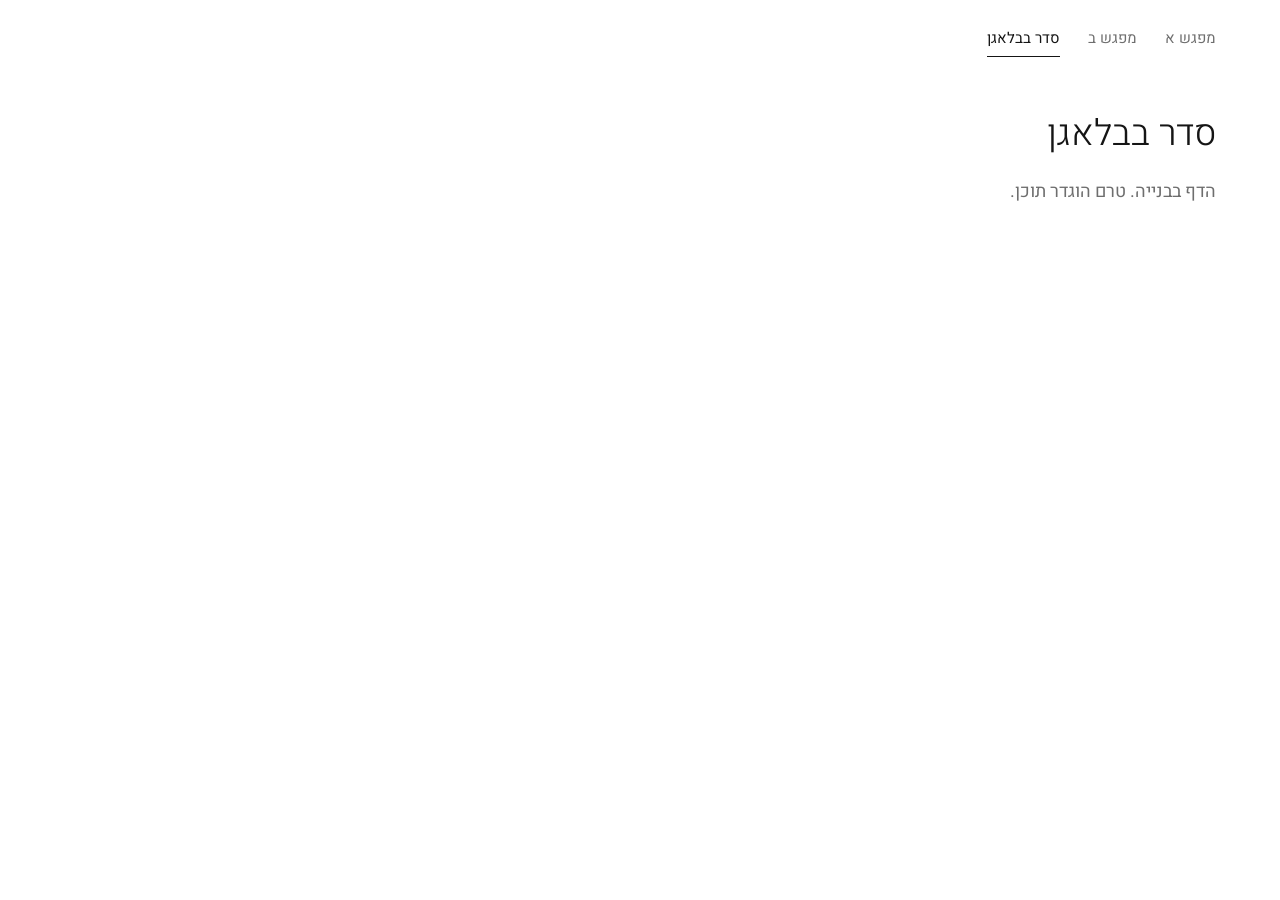
<file: public/sider-bevlagan.html>
<!DOCTYPE html>
<html lang="he" dir="rtl">
<head>
<meta charset="utf-8">
<meta name="viewport" content="width=device-width, initial-scale=1">
<title>סדר בבלאגן</title>
<link rel="preconnect" href="https://fonts.googleapis.com">
<link href="https://fonts.googleapis.com/css2?family=Heebo:wght@300;400;500&display=swap" rel="stylesheet">
<style>
:root{--ink:#151515;--g1:#6e6e6e;--line:#edeaea}
*{box-sizing:border-box}
body{margin:0;font-family:Heebo,system-ui,Arial,sans-serif;color:var(--ink);background:#fff;line-height:1.6;font-size:15px}
a{color:inherit}
.top{display:flex;gap:28px;align-items:center;padding:20px 64px 0}
.top a{text-decoration:none;color:var(--g1);padding:6px 0;border-bottom:1px solid transparent;transition:color .3s,border-color .3s}
.top a:hover{color:var(--ink)}
.top a[aria-current="page"]{color:var(--ink);border-bottom-color:var(--ink)}
.wrap{padding:48px 64px 64px}
h1{margin:0 0 14px;font-size:36px;font-weight:300}
p{margin:0;font-size:18px;line-height:1.7;color:var(--g1);max-width:640px}
@media (max-width:860px){.top{padding:16px 16px 0;gap:20px;flex-wrap:wrap}.wrap{padding:32px 16px 48px}h1{font-size:28px}}
</style>
</head>
<body>
<nav class="top" aria-label="מפגשים">
  <a href="index.html">מפגש א</a>
  <a href="mefgash-b.html">מפגש ב</a>
  <a href="sider-bevlagan.html" aria-current="page">סדר בבלאגן</a>
</nav>
<div class="wrap">
  <h1>סדר בבלאגן</h1>
  <p>הדף בבנייה. טרם הוגדר תוכן.</p>
</div>
</body>
</html>
</file>
<file: public/design-system.css>
/**
 * DESIGN SYSTEM
 * Colors, Typography, Spacing, Motion
 */

:root {
  /* Color palette */
  --bg: #ffffff;
  --bg-alt: #fafafa;
  --fg: #0f0f0f;
  --fg-secondary: #555555;
  --fg-tertiary: #888888;
  --edge: #e0e0e0;

  /* Accents */
  --accent-primary: #2d7a4a;    /* green */
  --accent-secondary: #d4a017;  /* gold */
  --accent-tertiary: #b83a2e;   /* red */

  /* Typography */
  --font-sans: -apple-system, BlinkMacSystemFont, "Segoe UI", Roboto, Helvetica, Arial, sans-serif;
  --font-mono: "Courier New", monospace;

  /* Spacing scale */
  --space-xs: 4px;
  --space-sm: 8px;
  --space-md: 12px;
  --space-lg: 16px;
  --space-xl: 24px;
  --space-2xl: 32px;
  --space-3xl: 48px;
  --space-4xl: 64px;

  color-scheme: light;
}

@media (prefers-color-scheme: dark) {
  :root:not([data-theme="light"]) {
    --bg: #0d0d0d;
    --bg-alt: #1a1a1a;
    --fg: #f5f5f5;
    --fg-secondary: #aaaaaa;
    --fg-tertiary: #777777;
    --edge: #2a2a2a;
    --accent-primary: #5ed47d;
    --accent-secondary: #e8b923;
    --accent-tertiary: #cc5a4a;
    color-scheme: dark;
  }
}

:root[data-theme="dark"] {
  --bg: #0d0d0d;
  --bg-alt: #1a1a1a;
  --fg: #f5f5f5;
  --fg-secondary: #aaaaaa;
  --fg-tertiary: #777777;
  --edge: #2a2a2a;
  --accent-primary: #5ed47d;
  --accent-secondary: #e8b923;
  --accent-tertiary: #cc5a4a;
  color-scheme: dark;
}

/* Reset & Base */
* {
  box-sizing: border-box;
}

html {
  direction: rtl;
  scroll-behavior: smooth;
}

body {
  margin: 0;
  padding: 0;
  font-family: var(--font-sans);
  color: var(--fg);
  background: var(--bg);
  line-height: 1.6;
  font-size: 16px;
  -webkit-font-smoothing: antialiased;
}

/* Typography */
h1 {
  font-size: clamp(32px, 5vw, 48px);
  font-weight: 800;
  line-height: 1.1;
  margin: 0 0 var(--space-lg);
  letter-spacing: -0.5px;
}

h2 {
  font-size: 28px;
  font-weight: 800;
  line-height: 1.15;
  margin: var(--space-2xl) 0 var(--space-lg);
  letter-spacing: -0.3px;
}

h3 {
  font-size: 18px;
  font-weight: 700;
  line-height: 1.2;
  margin: var(--space-xl) 0 var(--space-md);
}

p {
  margin: 0 0 var(--space-lg);
  color: var(--fg-secondary);
  line-height: 1.7;
  max-width: 820px;
}

a {
  color: var(--accent-primary);
  text-decoration: none;
  transition: opacity 0.2s;
}

a:hover {
  opacity: 0.8;
}

ul, ol {
  margin: 0 0 var(--space-lg);
  padding-right: var(--space-2xl);
  color: var(--fg-secondary);
  line-height: 1.8;
}

li {
  margin-bottom: var(--space-md);
}

strong {
  color: var(--fg);
  font-weight: 600;
}

/* Utility classes */
.tip {
  background: var(--bg-alt);
  border-right: 3px solid var(--accent-primary);
  padding: var(--space-lg);
  border-radius: 4px;
  margin: var(--space-xl) 0;
  font-size: 14px;
  color: var(--fg-secondary);
}

.hero-meta {
  display: flex;
  flex-direction: column;
  gap: var(--space-sm);
  font-size: 13px;
  color: var(--fg-secondary);
  padding-top: var(--space-lg);
  border-top: 1px solid var(--edge);
  margin-top: var(--space-xl);
}

/* Animations */
@keyframes fadeIn {
  from {
    opacity: 0;
    transform: translateY(6px);
  }
  to {
    opacity: 1;
    transform: none;
  }
}

@keyframes slideIn {
  from {
    opacity: 0;
    transform: translateX(-12px);
  }
  to {
    opacity: 1;
    transform: none;
  }
}

@media (prefers-reduced-motion: reduce) {
  * {
    animation-duration: 0.01ms !important;
    transition-duration: 0.01ms !important;
  }
}
</file>
<file: public/components.css>
/**
 * COMPONENTS
 * Modular UI blocks
 */

/* Layout */
.app {
  display: grid;
  grid-template-columns: 240px 1fr;
  min-height: 100vh;
  gap: 0;
}

/* Sidebar Navigation */
.sidebar {
  position: fixed;
  right: 0;
  top: 0;
  width: 240px;
  height: 100vh;
  background: var(--bg-alt);
  border-left: 1px solid var(--edge);
  overflow-y: auto;
  padding: var(--space-3xl) 0 var(--space-2xl);
  z-index: 1000;
}

.sidebar::-webkit-scrollbar {
  width: 6px;
}

.sidebar::-webkit-scrollbar-track {
  background: transparent;
}

.sidebar::-webkit-scrollbar-thumb {
  background: var(--fg-tertiary);
  border-radius: 3px;
}

.nav-header {
  padding: 0 var(--space-2xl) var(--space-2xl);
  margin-bottom: var(--space-3xl);
  border-bottom: 1px solid var(--edge);
}

.nav-logo {
  font-size: 10px;
  font-weight: 700;
  letter-spacing: 1px;
  text-transform: uppercase;
  color: var(--fg-tertiary);
  margin: 0;
}

.nav-items {
  list-style: none;
  padding: 0;
  margin: 0;
}

.nav-item {
  margin: 0;
}

.nav-link {
  display: block;
  padding: var(--space-lg) var(--space-2xl);
  color: var(--fg-secondary);
  text-decoration: none;
  font-size: 13px;
  font-weight: 500;
  border-right: 3px solid transparent;
  transition: all 0.3s cubic-bezier(0.16, 1, 0.3, 1);
  cursor: pointer;
  position: relative;
}

.nav-link:hover {
  color: var(--fg);
  background: var(--bg);
}

.nav-link.active {
  color: var(--accent-primary);
  border-right-color: var(--accent-primary);
  background: var(--bg);
}

/* Main Content */
main {
  grid-column: 1;
  padding: var(--space-3xl) var(--space-2xl);
  max-width: 1000px;
  margin: 0;
  width: 100%;
}

/* Section */
.section {
  display: none;
  animation: fadeIn 0.4s ease both;
}

.section.active {
  display: block;
}

.section h1 {
  margin-bottom: var(--space-md);
}

.section .description {
  font-size: 15px;
  color: var(--fg-secondary);
  margin-bottom: var(--space-2xl);
  border-bottom: 1px solid var(--edge);
  padding-bottom: var(--space-2xl);
}

/* Tabs */
.tabs {
  display: flex;
  gap: var(--space-md);
  margin-bottom: var(--space-2xl);
  border-bottom: 1px solid var(--edge);
  overflow-x: auto;
}

.tab-button {
  padding: var(--space-lg) var(--space-xl);
  background: transparent;
  border: none;
  color: var(--fg-secondary);
  font-size: 13px;
  font-weight: 600;
  cursor: pointer;
  border-bottom: 2px solid transparent;
  transition: all 0.3s cubic-bezier(0.16, 1, 0.3, 1);
  white-space: nowrap;
}

.tab-button:hover {
  color: var(--fg);
}

.tab-button.active {
  color: var(--accent-primary);
  border-bottom-color: var(--accent-primary);
}

/* Tab Content */
.tab-content {
  display: none;
  animation: slideIn 0.3s ease both;
}

.tab-content.active {
  display: block;
}

/* Button */
.btn {
  display: inline-block;
  padding: var(--space-lg) var(--space-xl);
  background: var(--accent-primary);
  color: #fff;
  border: none;
  border-radius: 4px;
  font-size: 13px;
  font-weight: 600;
  cursor: pointer;
  text-decoration: none;
  transition: opacity 0.2s, transform 0.2s;
}

.btn:hover {
  opacity: 0.9;
  transform: translateY(-1px);
}

.btn.secondary {
  background: var(--bg-alt);
  color: var(--fg);
  border: 1px solid var(--edge);
}

.btn.secondary:hover {
  background: var(--edge);
}

/* Footer */
footer {
  padding: var(--space-3xl) var(--space-2xl);
  border-top: 1px solid var(--edge);
  background: var(--bg-alt);
  text-align: center;
  color: var(--fg-tertiary);
  font-size: 12px;
  margin-top: var(--space-4xl);
  grid-column: 1 / -1;
}

footer a {
  color: var(--accent-primary);
  text-decoration: none;
}

footer a:hover {
  opacity: 0.8;
}

/* Responsive */
@media (max-width: 768px) {
  .app {
    grid-template-columns: 1fr;
  }

  .sidebar {
    position: relative;
    width: 100%;
    height: auto;
    border-left: none;
    border-bottom: 1px solid var(--edge);
    padding: var(--space-xl) 0;
    margin-bottom: var(--space-2xl);
  }

  .nav-items {
    display: flex;
    flex-wrap: wrap;
    gap: var(--space-lg);
    padding: 0 var(--space-lg);
  }

  .nav-item {
    flex: 1;
    min-width: 140px;
  }

  .nav-link {
    padding: var(--space-md) var(--space-lg);
    border-right: none;
    border-bottom: 2px solid transparent;
    font-size: 12px;
  }

  .nav-link.active {
    border-right: none;
    border-bottom-color: var(--accent-primary);
  }

  main {
    padding: var(--space-2xl) var(--space-lg);
  }

  h1 {
    font-size: 28px;
  }

  .tabs {
    gap: var(--space-sm);
  }
}

@media (max-width: 480px) {
  main {
    padding: var(--space-xl) var(--space-lg);
  }

  h1 {
    font-size: 24px;
  }

  h2 {
    font-size: 20px;
  }

  .tab-button {
    padding: var(--space-md) var(--space-lg);
    font-size: 12px;
  }
}
</file>
